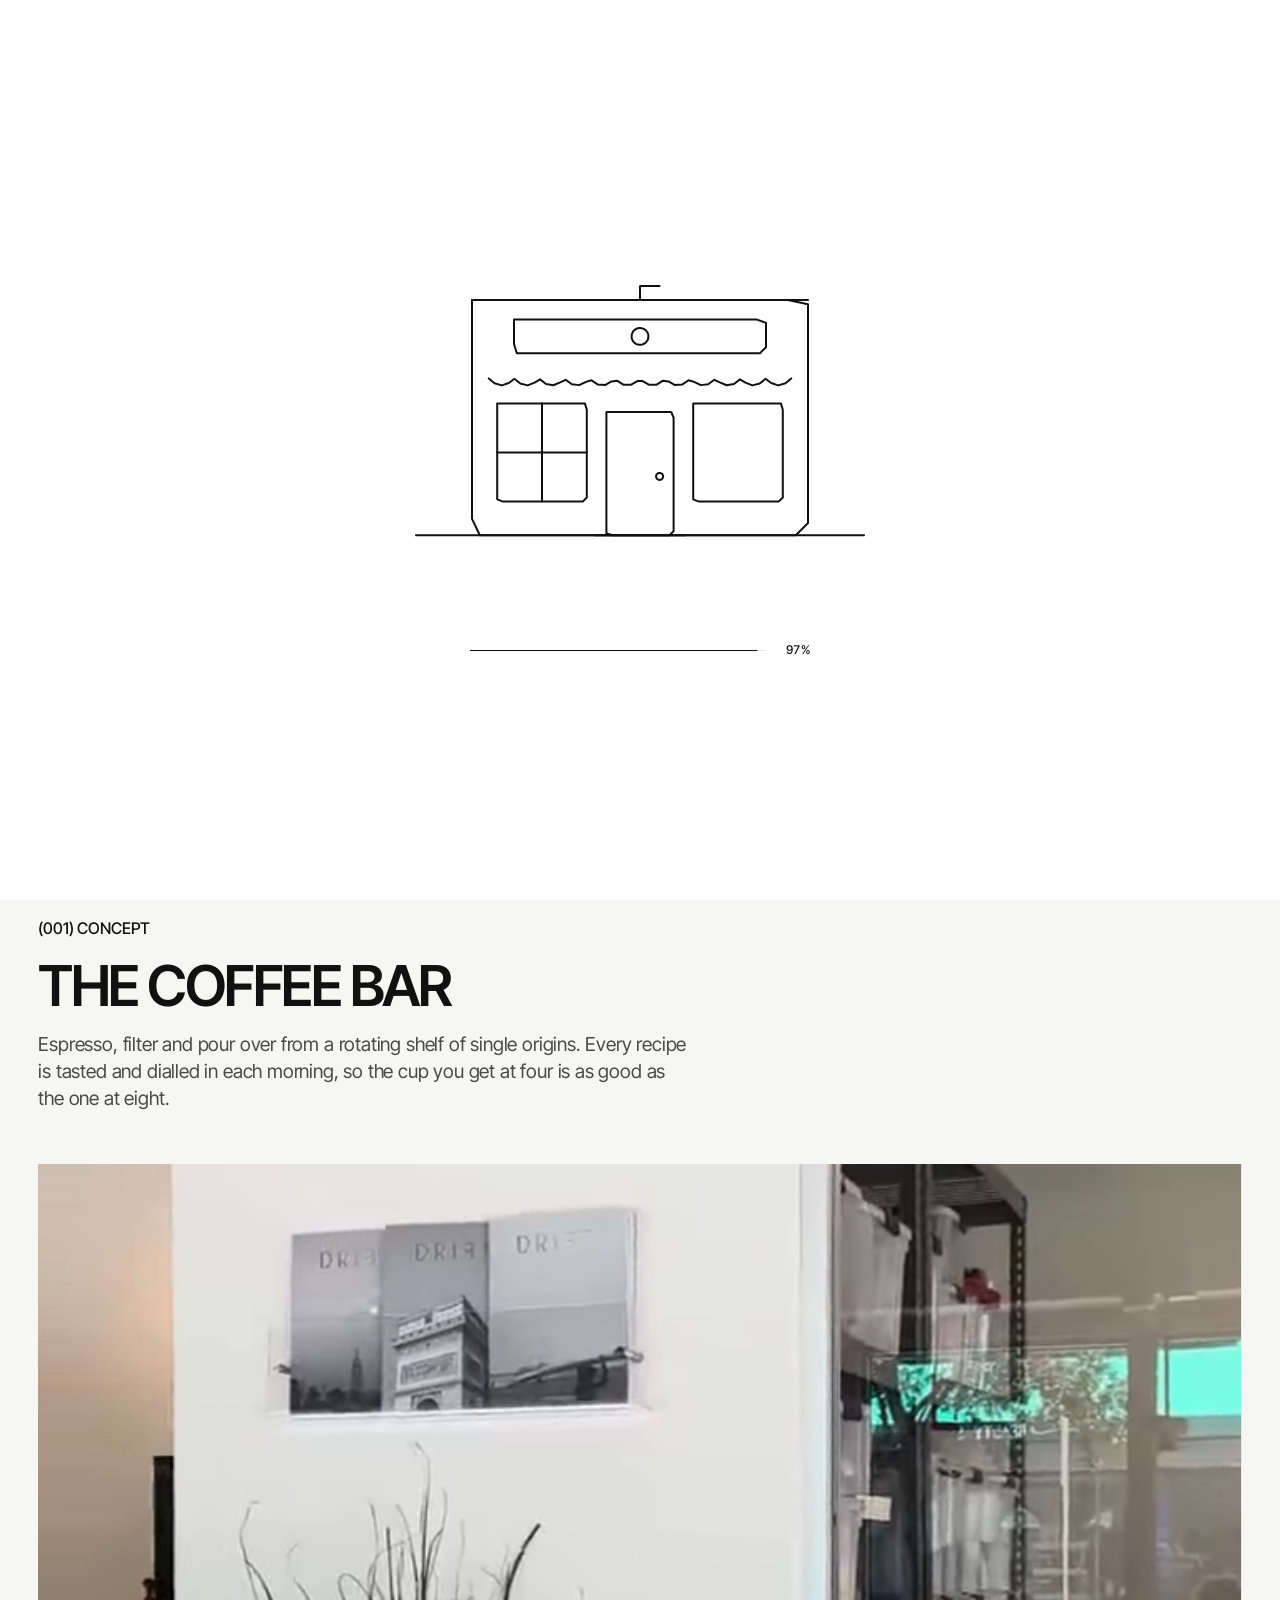
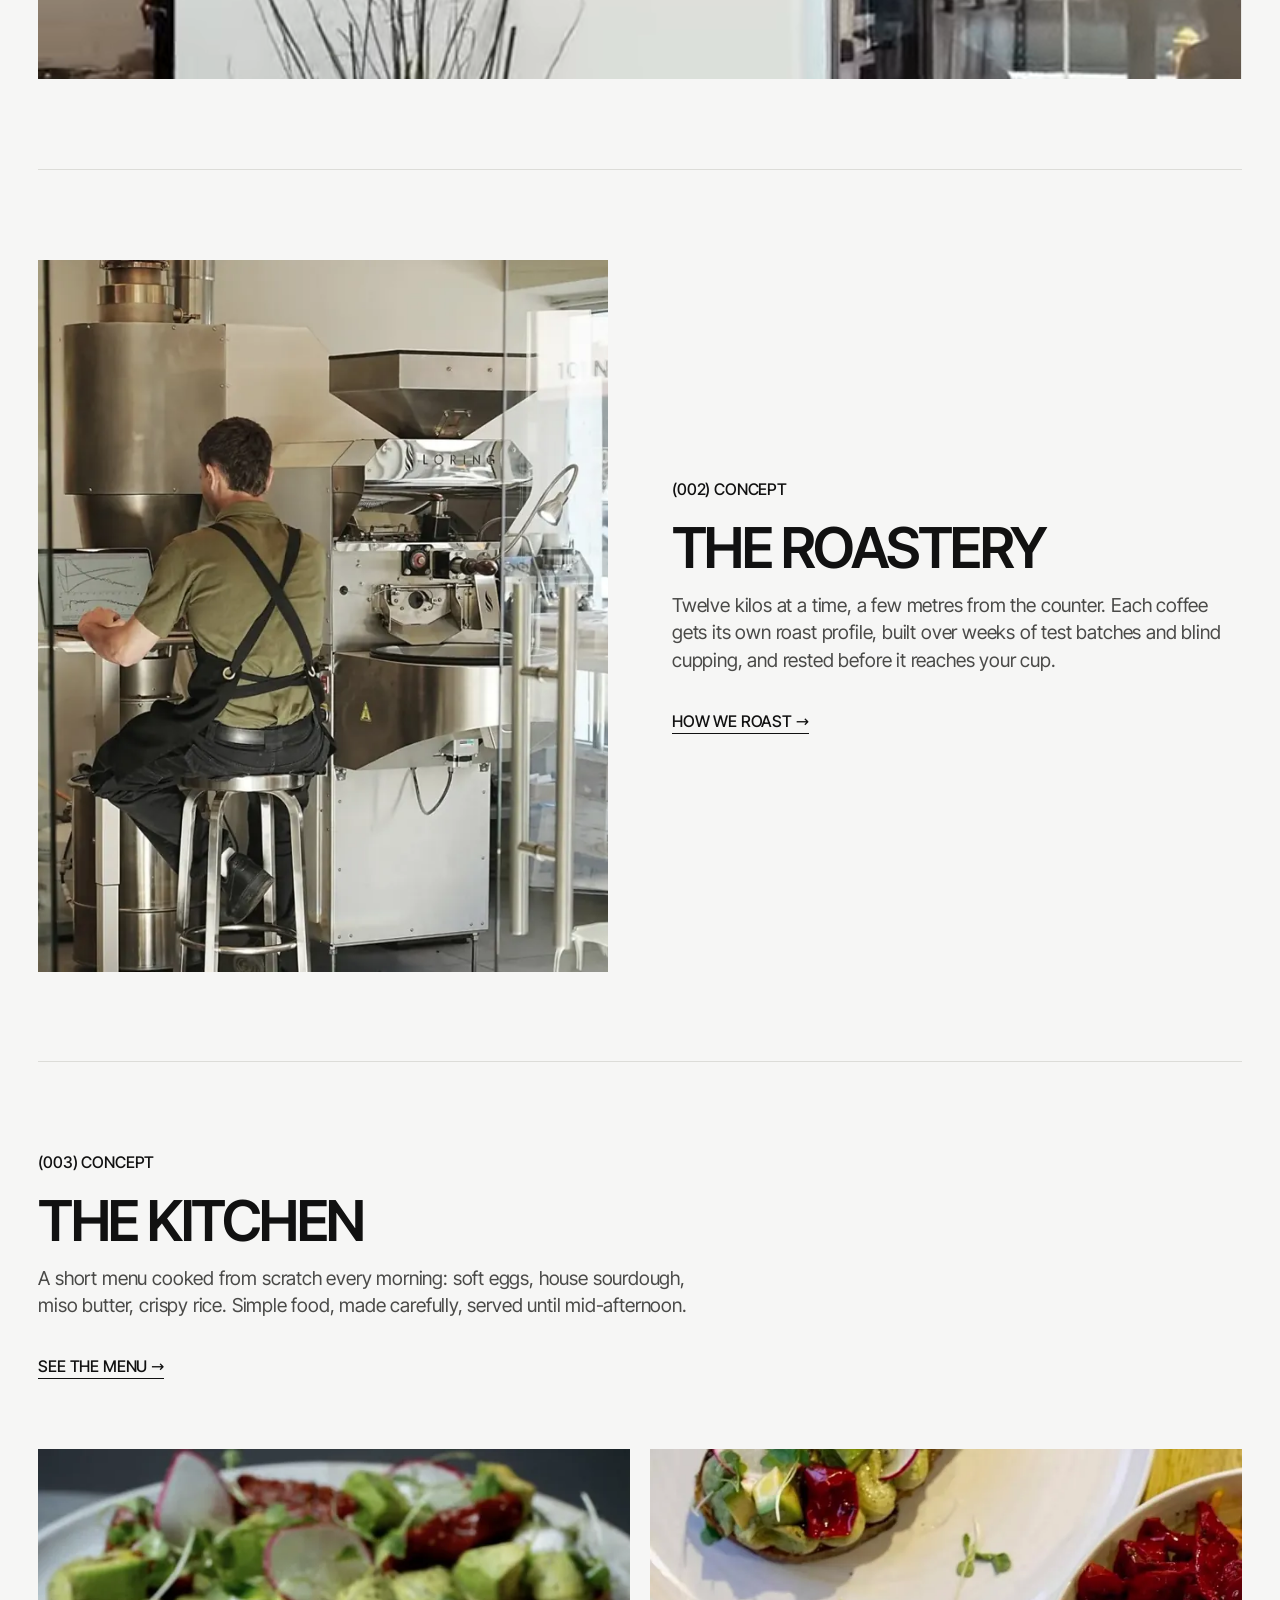
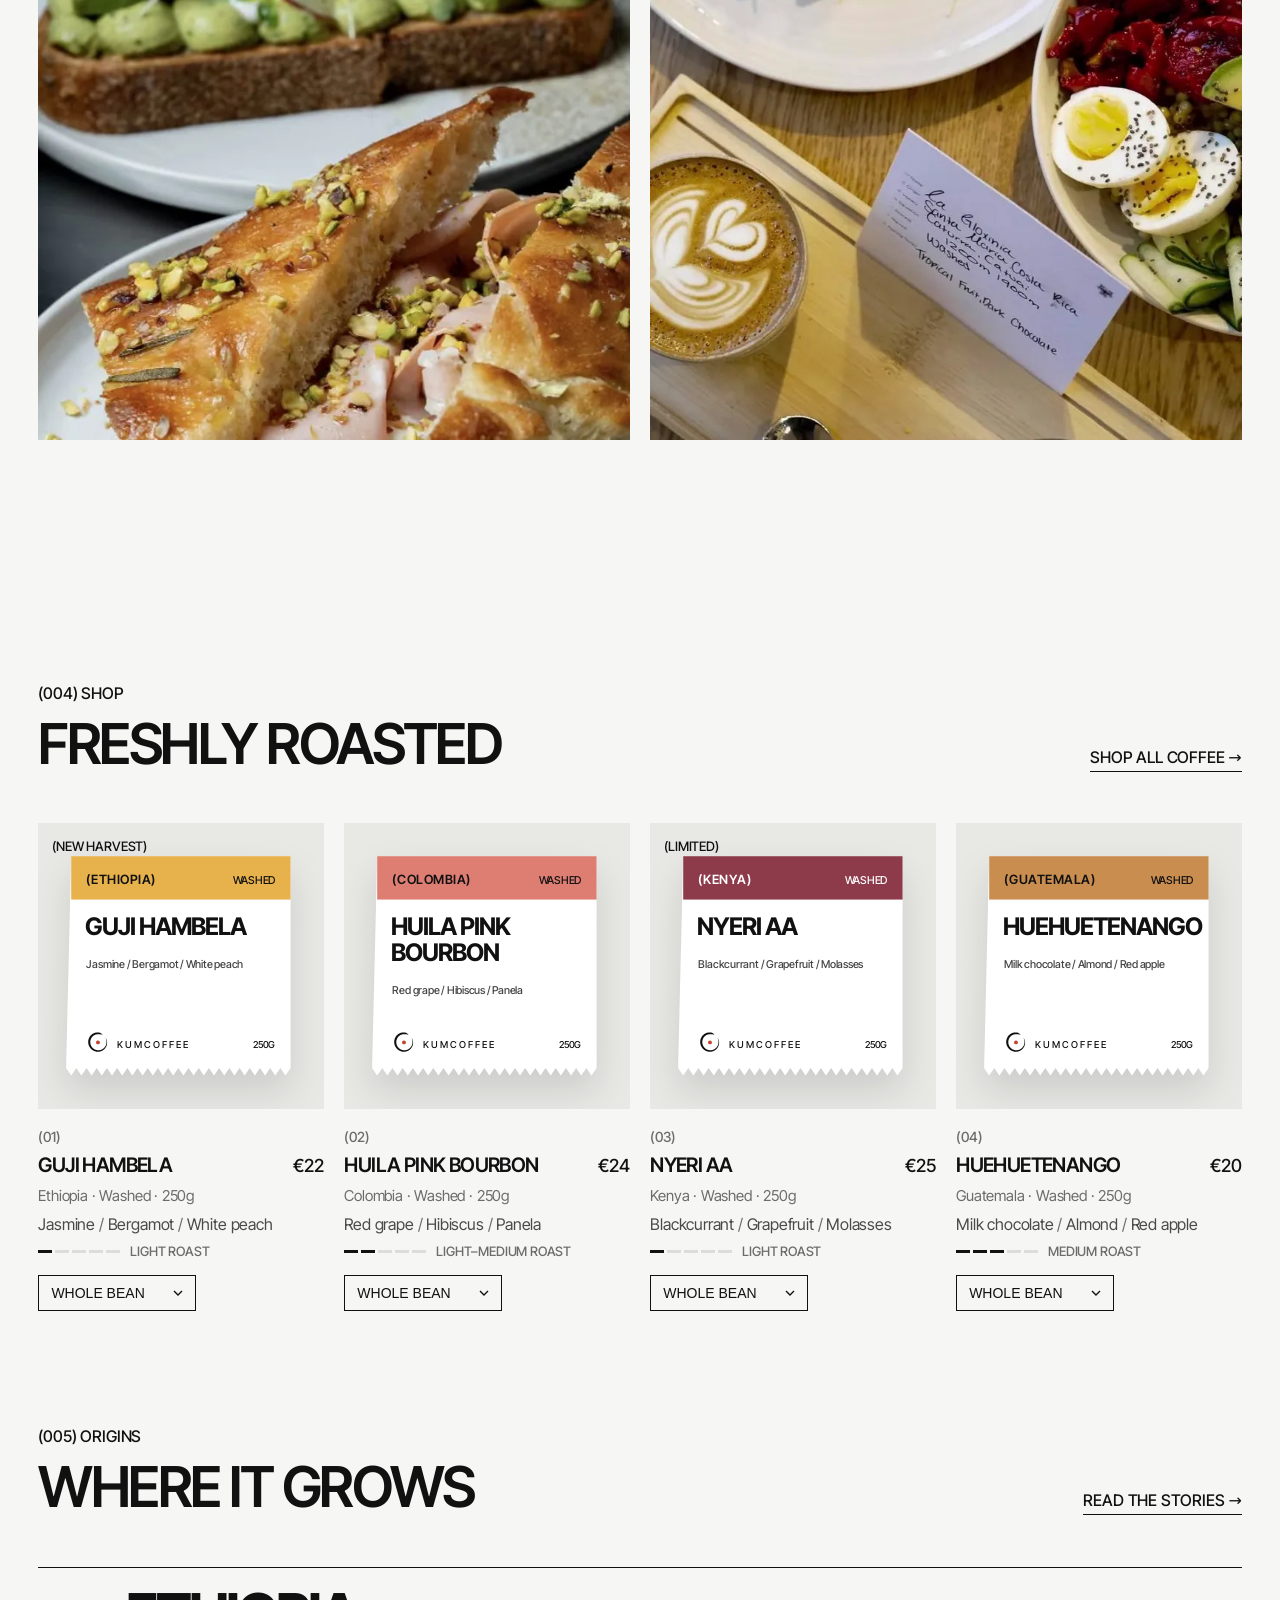
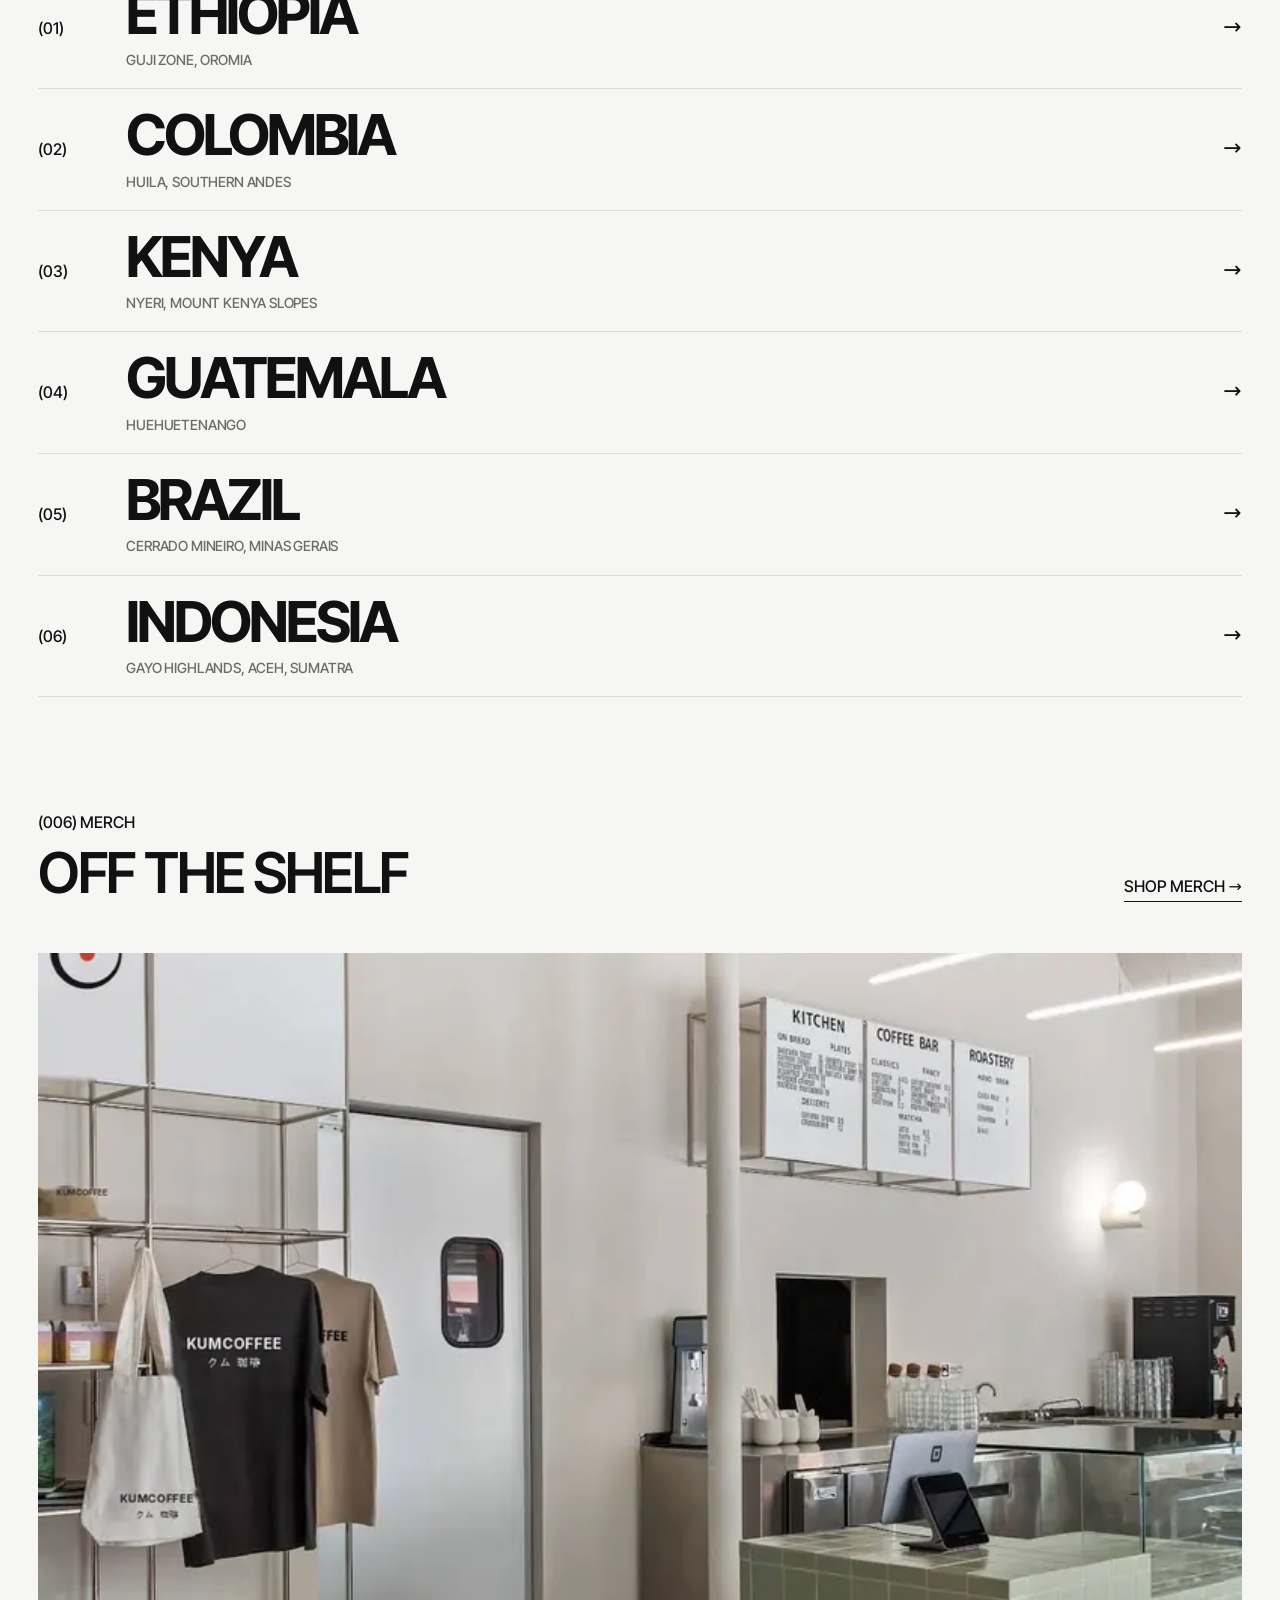
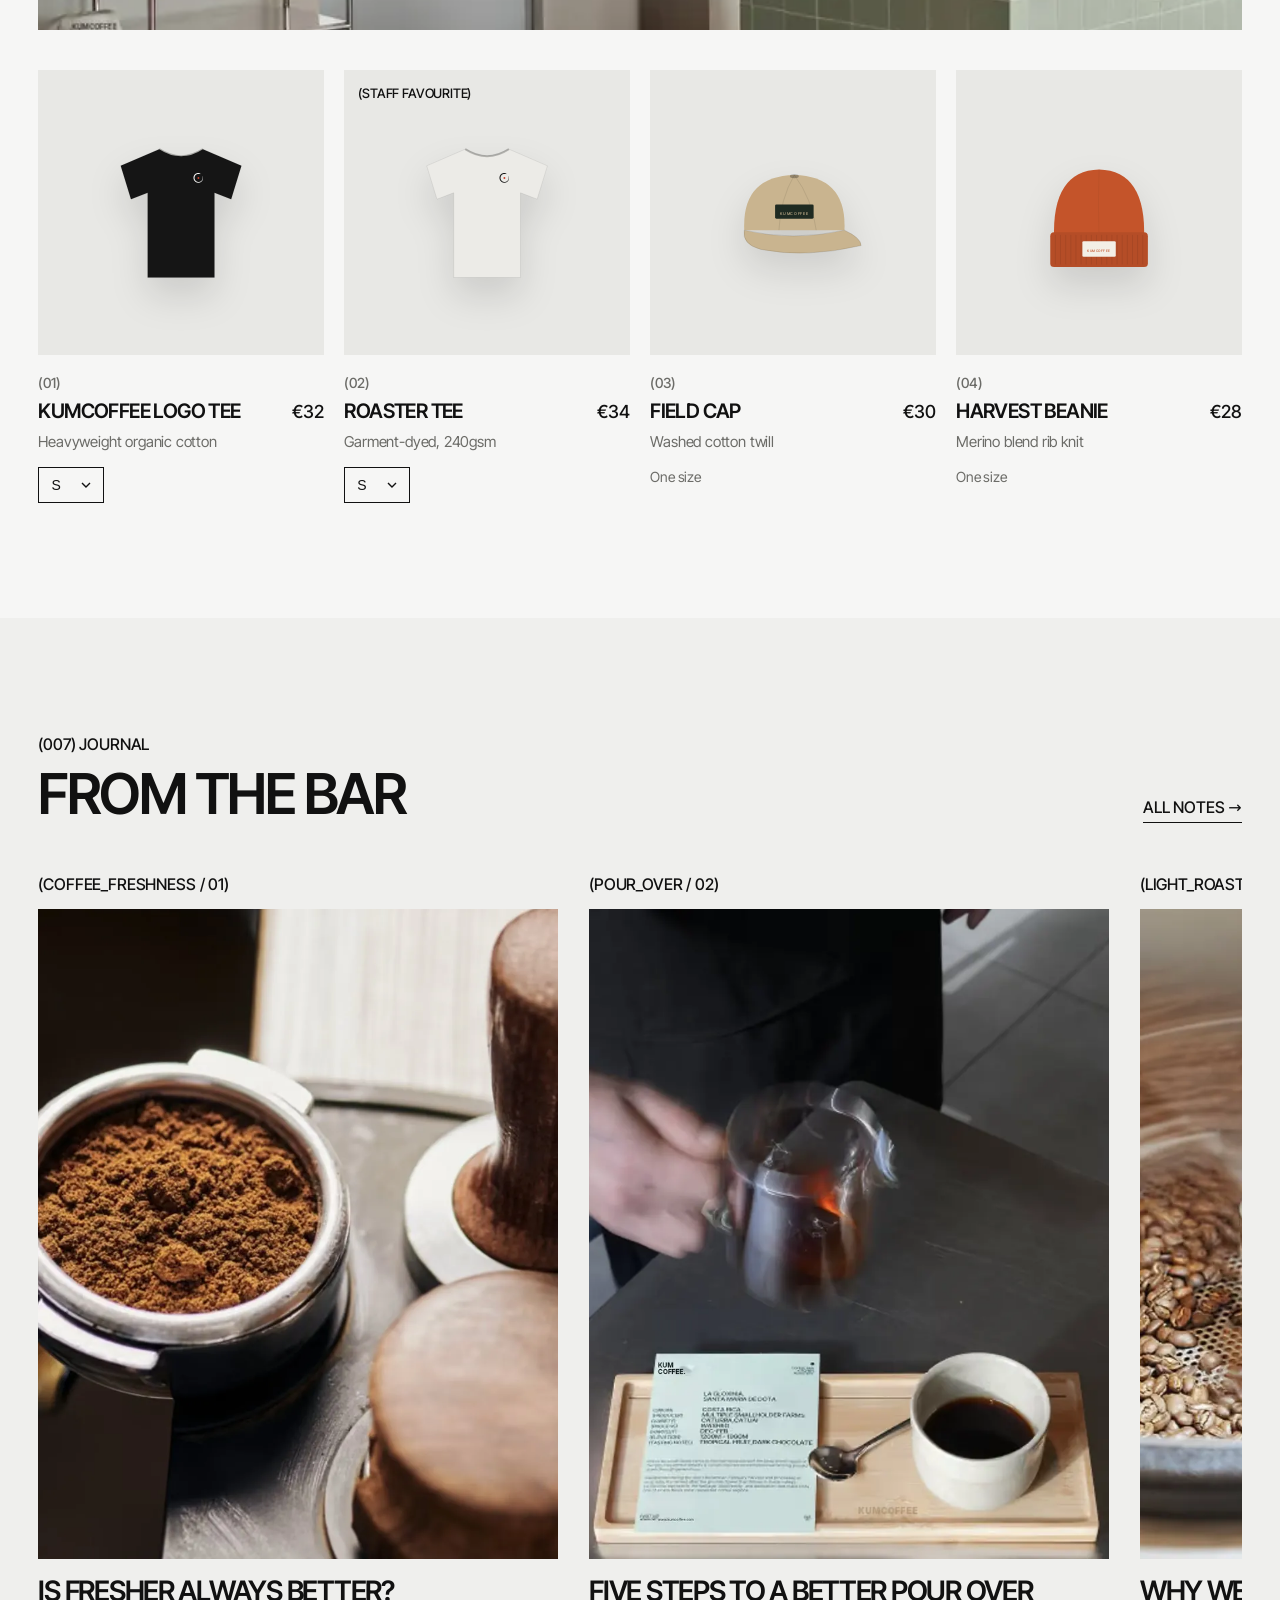
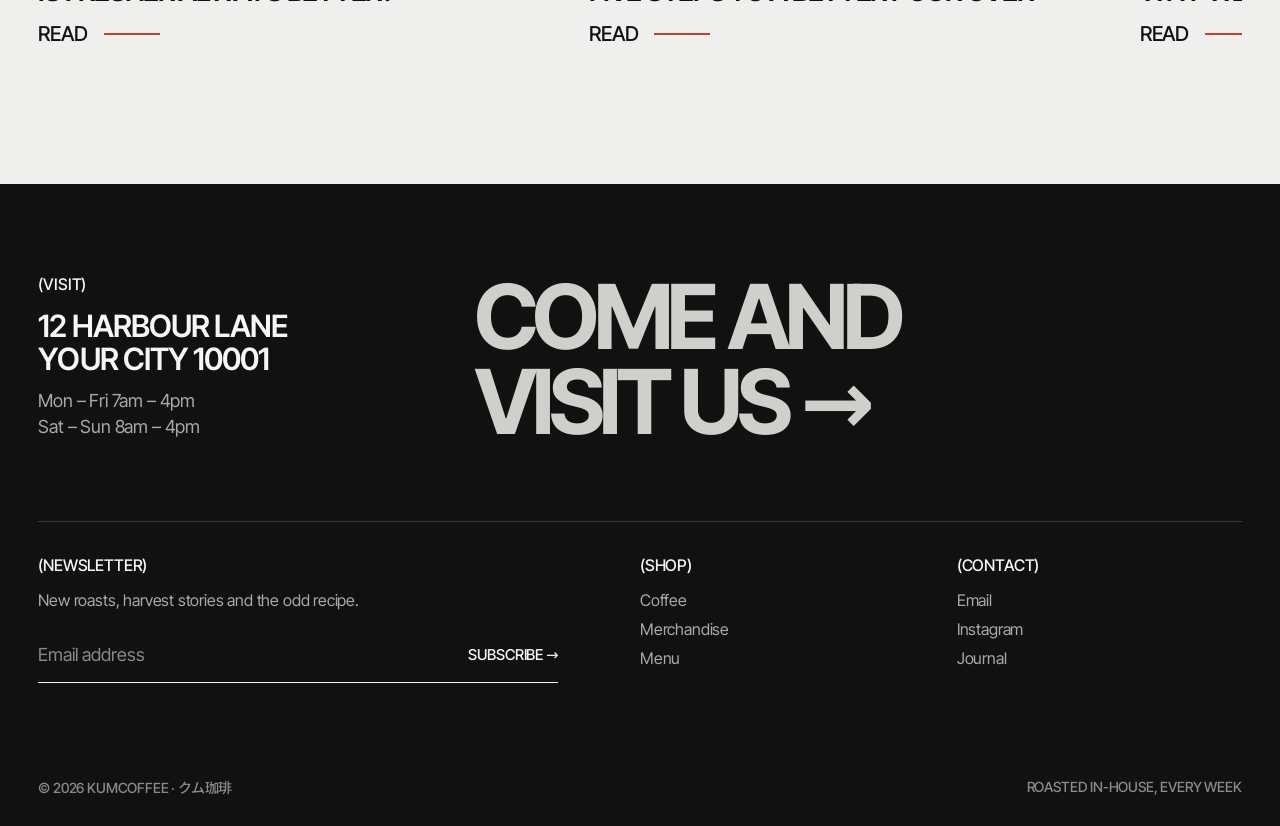
<file: index.html>
<!doctype html>
<html lang="en" class="no-js">
<head>
<meta charset="utf-8">
<meta name="viewport" content="width=device-width, initial-scale=1">
<title>Kumcoffee — Coffee Bar, Roastery & Kitchen</title>
<meta name="description" content="Kumcoffee is a specialty coffee bar, roastery and kitchen. Fresh-roasted beans, all-day breakfast, and stories from the farms we buy from.">
<meta name="theme-color" content="#f6f6f5">
<link rel="icon" href="data:image/svg+xml,%3Csvg%20class%3D%22brand-mark%22%20viewBox%3D%220%200%20100%20100%22%20aria-hidden%3D%22true%22%20xmlns%3D%22http%3A//www.w3.org/2000/svg%22%3E%3Cpath%20d%3D%22M68.78%2014.68%20L67.81%2013.84%20L66.80%2013.02%20L65.76%2012.23%20L64.69%2011.48%20L63.58%2010.75%20L62.44%2010.06%20L61.28%209.41%20L60.08%208.79%20L58.85%208.21%20L57.60%207.67%20L56.31%207.21%20L54.99%206.97%20L53.65%206.77%20L52.31%206.62%20L50.96%206.51%20L49.60%206.45%20L48.24%206.43%20L46.88%206.46%20L45.52%206.53%20L44.16%206.65%20L42.80%206.82%20L41.45%207.03%20L40.10%207.29%20L38.76%207.59%20L37.43%207.94%20L36.11%208.34%20L34.80%208.78%20L33.51%209.26%20L32.23%209.79%20L30.97%2010.36%20L29.73%2010.98%20L28.51%2011.63%20L27.31%2012.33%20L26.13%2013.07%20L24.98%2013.85%20L23.86%2014.67%20L22.76%2015.53%20L21.69%2016.43%20L20.65%2017.36%20L19.65%2018.32%20L18.67%2019.32%20L17.73%2020.35%20L16.83%2021.42%20L15.96%2022.51%20L15.13%2023.63%20L14.34%2024.78%20L13.58%2025.96%20L12.87%2027.16%20L12.19%2028.38%20L11.56%2029.63%20L10.97%2030.89%20L10.42%2032.18%20L9.92%2033.47%20L9.46%2034.79%20L9.04%2036.12%20L8.67%2037.46%20L8.34%2038.81%20L8.06%2040.17%20L7.82%2041.53%20L7.63%2042.90%20L7.48%2044.28%20L7.38%2045.66%20L7.32%2047.04%20L7.31%2048.41%20L7.34%2049.79%20L7.41%2051.16%20L7.53%2052.53%20L7.70%2053.89%20L7.90%2055.24%20L8.15%2056.58%20L8.45%2057.91%20L8.78%2059.22%20L9.15%2060.53%20L9.57%2061.81%20L10.02%2063.09%20L10.52%2064.34%20L11.05%2065.57%20L11.62%2066.79%20L12.22%2067.98%20L12.86%2069.15%20L13.54%2070.30%20L14.25%2071.43%20L14.99%2072.53%20L15.77%2073.60%20L16.57%2074.65%20L17.41%2075.66%20L18.27%2076.65%20L19.17%2077.62%20L20.09%2078.55%20L21.03%2079.45%20L22.00%2080.32%20L23.00%2081.15%20L24.02%2081.96%20L25.06%2082.73%20L26.12%2083.47%20L27.20%2084.17%20L28.30%2084.84%20L29.42%2085.47%20L30.56%2086.07%20L31.70%2086.66%20L32.86%2087.20%20L34.03%2087.71%20L35.22%2088.17%20L36.42%2088.60%20L37.63%2088.99%20L38.86%2089.35%20L40.09%2089.66%20L41.33%2089.93%20L42.58%2090.17%20L43.84%2090.37%20L45.09%2090.53%20L46.36%2090.65%20L47.62%2090.72%20L48.89%2090.77%20L50.16%2090.77%20L51.42%2090.73%20L52.68%2090.65%20L53.95%2090.53%20L55.20%2090.38%20L56.45%2090.18%20L57.70%2089.95%20L58.93%2089.68%20L60.16%2089.36%20L61.38%2089.01%20L62.58%2088.63%20L63.77%2088.20%20L64.95%2087.74%20L66.12%2087.24%20L67.27%2086.70%20L68.40%2086.13%20L69.52%2085.52%20L70.61%2084.88%20L71.69%2084.20%20L72.74%2083.49%20L73.77%2082.74%20L74.78%2081.96%20L75.76%2081.15%20L76.72%2080.31%20L77.65%2079.44%20L78.55%2078.53%20L79.42%2077.60%20L80.26%2076.64%20L81.08%2075.65%20L81.86%2074.64%20L82.61%2073.60%20L83.32%2072.54%20L84.00%2071.46%20L84.65%2070.35%20L85.26%2069.22%20L85.83%2068.07%20L86.36%2066.91%20L86.86%2065.72%20L87.32%2064.52%20L87.74%2063.31%20L88.12%2062.08%20L88.46%2060.85%20L88.76%2059.60%20L89.01%2058.34%20L89.23%2057.08%20L89.41%2055.81%20L89.54%2054.53%20L89.63%2053.25%20L89.68%2051.97%20L89.68%2050.69%20L89.65%2049.41%20L89.57%2048.14%20L89.45%2046.86%20L89.29%2045.60%20L89.09%2044.34%20L88.84%2043.09%20L88.56%2041.85%20L88.23%2040.62%20L87.87%2039.41%20L87.46%2038.21%20L87.02%2037.02%20L86.54%2035.86%20L86.02%2034.71%20L85.46%2033.58%20L84.87%2032.47%20L84.24%2031.39%20L83.18%2031.95%20L83.70%2033.05%20L84.18%2034.16%20L84.63%2035.28%20L85.04%2036.42%20L85.41%2037.57%20L85.74%2038.74%20L86.04%2039.91%20L86.29%2041.09%20L86.51%2042.27%20L86.68%2043.47%20L86.82%2044.66%20L86.92%2045.86%20L86.98%2047.06%20L87.00%2048.25%20L86.98%2049.45%20L86.92%2050.64%20L86.82%2051.83%20L86.68%2053.01%20L86.51%2054.19%20L86.30%2055.36%20L86.05%2056.51%20L85.76%2057.66%20L85.43%2058.79%20L85.08%2059.91%20L84.68%2061.02%20L84.25%2062.10%20L83.79%2063.18%20L83.29%2064.23%20L82.76%2065.26%20L82.20%2066.28%20L81.61%2067.27%20L80.99%2068.24%20L80.34%2069.19%20L79.66%2070.11%20L78.95%2071.01%20L78.22%2071.88%20L77.46%2072.73%20L76.68%2073.55%20L75.88%2074.34%20L75.05%2075.10%20L74.20%2075.84%20L73.33%2076.54%20L72.44%2077.22%20L71.54%2077.86%20L70.61%2078.48%20L69.68%2079.06%20L68.72%2079.61%20L67.75%2080.13%20L66.77%2080.62%20L65.78%2081.08%20L64.77%2081.50%20L63.76%2081.89%20L62.74%2082.25%20L61.71%2082.58%20L60.67%2082.87%20L59.63%2083.14%20L58.58%2083.37%20L57.52%2083.56%20L56.47%2083.73%20L55.41%2083.86%20L54.35%2083.96%20L53.29%2084.02%20L52.24%2084.06%20L51.18%2084.06%20L50.12%2084.03%20L49.07%2083.97%20L48.02%2083.88%20L46.98%2083.76%20L45.94%2083.60%20L44.91%2083.42%20L43.88%2083.21%20L42.87%2082.96%20L41.86%2082.69%20L40.86%2082.39%20L39.87%2082.06%20L38.89%2081.70%20L37.92%2081.31%20L36.96%2080.90%20L36.01%2080.45%20L35.08%2079.99%20L34.16%2079.50%20L33.26%2078.96%20L32.38%2078.39%20L31.52%2077.80%20L30.67%2077.19%20L29.85%2076.55%20L29.04%2075.88%20L28.25%2075.19%20L27.48%2074.48%20L26.74%2073.74%20L26.01%2072.98%20L25.31%2072.20%20L24.63%2071.40%20L23.97%2070.58%20L23.34%2069.74%20L22.73%2068.88%20L22.15%2068.00%20L21.59%2067.10%20L21.06%2066.18%20L20.56%2065.25%20L20.08%2064.31%20L19.63%2063.34%20L19.21%2062.37%20L18.82%2061.38%20L18.45%2060.37%20L18.12%2059.36%20L17.82%2058.33%20L17.55%2057.30%20L17.30%2056.25%20L17.09%2055.20%20L16.91%2054.13%20L16.77%2053.07%20L16.65%2051.99%20L16.57%2050.92%20L16.52%2049.83%20L16.51%2048.75%20L16.52%2047.66%20L16.57%2046.58%20L16.66%2045.49%20L16.77%2044.41%20L16.92%2043.33%20L17.11%2042.25%20L17.33%2041.18%20L17.58%2040.11%20L17.87%2039.05%20L18.18%2038.00%20L18.54%2036.96%20L18.92%2035.93%20L19.34%2034.91%20L19.79%2033.90%20L20.27%2032.91%20L20.79%2031.93%20L21.33%2030.97%20L21.91%2030.03%20L22.52%2029.10%20L23.15%2028.19%20L23.82%2027.31%20L24.51%2026.44%20L25.24%2025.60%20L25.99%2024.78%20L26.76%2023.99%20L27.57%2023.22%20L28.39%2022.48%20L29.24%2021.77%20L30.12%2021.08%20L31.01%2020.42%20L31.93%2019.80%20L32.87%2019.20%20L33.83%2018.64%20L34.80%2018.10%20L35.80%2017.60%20L36.81%2017.13%20L37.83%2016.70%20L38.87%2016.30%20L39.92%2015.94%20L40.98%2015.61%20L42.05%2015.31%20L43.13%2015.06%20L44.22%2014.84%20L45.31%2014.65%20L46.41%2014.50%20L47.52%2014.39%20L48.63%2014.32%20L49.73%2014.28%20L50.84%2014.28%20L51.95%2014.32%20L53.06%2014.39%20L54.16%2014.50%20L55.26%2014.65%20L56.38%2014.65%20L57.52%2014.65%20L58.66%2014.70%20L59.81%2014.78%20L60.95%2014.90%20L62.11%2015.05%20L63.26%2015.25%20L64.41%2015.49%20L65.56%2015.77%20L66.70%2016.09%20L67.84%2016.45%20Z%22%20fill%3D%22%23141414%22/%3E%3Ccircle%20cx%3D%2250%22%20cy%3D%2250%22%20r%3D%228.5%22%20fill%3D%22%23c8402c%22/%3E%3C/svg%3E">
<link rel="preload" as="font" type="font/woff2" href="fonts/inter-tight-latin.woff2" crossorigin>
<link rel="preload" as="style" href="https://fonts.googleapis.com/css2?family=Noto+Sans+JP:wght@400&text=%E3%82%AF%E3%83%A0%E7%8F%88%E7%90%B2&display=swap" onload="this.onload=null;this.rel='stylesheet'">
<noscript><link rel="stylesheet" href="https://fonts.googleapis.com/css2?family=Noto+Sans+JP:wght@400&text=%E3%82%AF%E3%83%A0%E7%8F%88%E7%90%B2&display=swap"></noscript>
<script>/* skip the opening animation for return visits and reduced motion, before first paint */
try { if (sessionStorage.getItem("kum-intro") === "1" || matchMedia("(prefers-reduced-motion: reduce)").matches) document.documentElement.classList.add("intro-skip"); } catch (e) {}
</script>
<link rel="stylesheet" href="css/style.css">
</head>
<body>
<div id="intro" class="intro" aria-hidden="true">
  <svg class="intro-art" viewBox="0 0 400 260"></svg>
  <div class="intro-meter"><span class="intro-bar"><i></i></span><span class="intro-pct">0%</span></div>
</div>
<noscript><style>#intro { display: none; }</style></noscript>
<script src="js/intro.js" defer></script>
<a class="skip-link" href="#main">Skip to content</a>
<header class="site-header">
  <div class="ticker ticker--bar" data-ticker role="region"></div>
  <div class="wrap">
    <a class="brand" href="index.html">
      <svg class="brand-mark" viewBox="0 0 100 100" aria-hidden="true"><path d="M68.78 14.68 L67.81 13.84 L66.80 13.02 L65.76 12.23 L64.69 11.48 L63.58 10.75 L62.44 10.06 L61.28 9.41 L60.08 8.79 L58.85 8.21 L57.60 7.67 L56.31 7.21 L54.99 6.97 L53.65 6.77 L52.31 6.62 L50.96 6.51 L49.60 6.45 L48.24 6.43 L46.88 6.46 L45.52 6.53 L44.16 6.65 L42.80 6.82 L41.45 7.03 L40.10 7.29 L38.76 7.59 L37.43 7.94 L36.11 8.34 L34.80 8.78 L33.51 9.26 L32.23 9.79 L30.97 10.36 L29.73 10.98 L28.51 11.63 L27.31 12.33 L26.13 13.07 L24.98 13.85 L23.86 14.67 L22.76 15.53 L21.69 16.43 L20.65 17.36 L19.65 18.32 L18.67 19.32 L17.73 20.35 L16.83 21.42 L15.96 22.51 L15.13 23.63 L14.34 24.78 L13.58 25.96 L12.87 27.16 L12.19 28.38 L11.56 29.63 L10.97 30.89 L10.42 32.18 L9.92 33.47 L9.46 34.79 L9.04 36.12 L8.67 37.46 L8.34 38.81 L8.06 40.17 L7.82 41.53 L7.63 42.90 L7.48 44.28 L7.38 45.66 L7.32 47.04 L7.31 48.41 L7.34 49.79 L7.41 51.16 L7.53 52.53 L7.70 53.89 L7.90 55.24 L8.15 56.58 L8.45 57.91 L8.78 59.22 L9.15 60.53 L9.57 61.81 L10.02 63.09 L10.52 64.34 L11.05 65.57 L11.62 66.79 L12.22 67.98 L12.86 69.15 L13.54 70.30 L14.25 71.43 L14.99 72.53 L15.77 73.60 L16.57 74.65 L17.41 75.66 L18.27 76.65 L19.17 77.62 L20.09 78.55 L21.03 79.45 L22.00 80.32 L23.00 81.15 L24.02 81.96 L25.06 82.73 L26.12 83.47 L27.20 84.17 L28.30 84.84 L29.42 85.47 L30.56 86.07 L31.70 86.66 L32.86 87.20 L34.03 87.71 L35.22 88.17 L36.42 88.60 L37.63 88.99 L38.86 89.35 L40.09 89.66 L41.33 89.93 L42.58 90.17 L43.84 90.37 L45.09 90.53 L46.36 90.65 L47.62 90.72 L48.89 90.77 L50.16 90.77 L51.42 90.73 L52.68 90.65 L53.95 90.53 L55.20 90.38 L56.45 90.18 L57.70 89.95 L58.93 89.68 L60.16 89.36 L61.38 89.01 L62.58 88.63 L63.77 88.20 L64.95 87.74 L66.12 87.24 L67.27 86.70 L68.40 86.13 L69.52 85.52 L70.61 84.88 L71.69 84.20 L72.74 83.49 L73.77 82.74 L74.78 81.96 L75.76 81.15 L76.72 80.31 L77.65 79.44 L78.55 78.53 L79.42 77.60 L80.26 76.64 L81.08 75.65 L81.86 74.64 L82.61 73.60 L83.32 72.54 L84.00 71.46 L84.65 70.35 L85.26 69.22 L85.83 68.07 L86.36 66.91 L86.86 65.72 L87.32 64.52 L87.74 63.31 L88.12 62.08 L88.46 60.85 L88.76 59.60 L89.01 58.34 L89.23 57.08 L89.41 55.81 L89.54 54.53 L89.63 53.25 L89.68 51.97 L89.68 50.69 L89.65 49.41 L89.57 48.14 L89.45 46.86 L89.29 45.60 L89.09 44.34 L88.84 43.09 L88.56 41.85 L88.23 40.62 L87.87 39.41 L87.46 38.21 L87.02 37.02 L86.54 35.86 L86.02 34.71 L85.46 33.58 L84.87 32.47 L84.24 31.39 L83.18 31.95 L83.70 33.05 L84.18 34.16 L84.63 35.28 L85.04 36.42 L85.41 37.57 L85.74 38.74 L86.04 39.91 L86.29 41.09 L86.51 42.27 L86.68 43.47 L86.82 44.66 L86.92 45.86 L86.98 47.06 L87.00 48.25 L86.98 49.45 L86.92 50.64 L86.82 51.83 L86.68 53.01 L86.51 54.19 L86.30 55.36 L86.05 56.51 L85.76 57.66 L85.43 58.79 L85.08 59.91 L84.68 61.02 L84.25 62.10 L83.79 63.18 L83.29 64.23 L82.76 65.26 L82.20 66.28 L81.61 67.27 L80.99 68.24 L80.34 69.19 L79.66 70.11 L78.95 71.01 L78.22 71.88 L77.46 72.73 L76.68 73.55 L75.88 74.34 L75.05 75.10 L74.20 75.84 L73.33 76.54 L72.44 77.22 L71.54 77.86 L70.61 78.48 L69.68 79.06 L68.72 79.61 L67.75 80.13 L66.77 80.62 L65.78 81.08 L64.77 81.50 L63.76 81.89 L62.74 82.25 L61.71 82.58 L60.67 82.87 L59.63 83.14 L58.58 83.37 L57.52 83.56 L56.47 83.73 L55.41 83.86 L54.35 83.96 L53.29 84.02 L52.24 84.06 L51.18 84.06 L50.12 84.03 L49.07 83.97 L48.02 83.88 L46.98 83.76 L45.94 83.60 L44.91 83.42 L43.88 83.21 L42.87 82.96 L41.86 82.69 L40.86 82.39 L39.87 82.06 L38.89 81.70 L37.92 81.31 L36.96 80.90 L36.01 80.45 L35.08 79.99 L34.16 79.50 L33.26 78.96 L32.38 78.39 L31.52 77.80 L30.67 77.19 L29.85 76.55 L29.04 75.88 L28.25 75.19 L27.48 74.48 L26.74 73.74 L26.01 72.98 L25.31 72.20 L24.63 71.40 L23.97 70.58 L23.34 69.74 L22.73 68.88 L22.15 68.00 L21.59 67.10 L21.06 66.18 L20.56 65.25 L20.08 64.31 L19.63 63.34 L19.21 62.37 L18.82 61.38 L18.45 60.37 L18.12 59.36 L17.82 58.33 L17.55 57.30 L17.30 56.25 L17.09 55.20 L16.91 54.13 L16.77 53.07 L16.65 51.99 L16.57 50.92 L16.52 49.83 L16.51 48.75 L16.52 47.66 L16.57 46.58 L16.66 45.49 L16.77 44.41 L16.92 43.33 L17.11 42.25 L17.33 41.18 L17.58 40.11 L17.87 39.05 L18.18 38.00 L18.54 36.96 L18.92 35.93 L19.34 34.91 L19.79 33.90 L20.27 32.91 L20.79 31.93 L21.33 30.97 L21.91 30.03 L22.52 29.10 L23.15 28.19 L23.82 27.31 L24.51 26.44 L25.24 25.60 L25.99 24.78 L26.76 23.99 L27.57 23.22 L28.39 22.48 L29.24 21.77 L30.12 21.08 L31.01 20.42 L31.93 19.80 L32.87 19.20 L33.83 18.64 L34.80 18.10 L35.80 17.60 L36.81 17.13 L37.83 16.70 L38.87 16.30 L39.92 15.94 L40.98 15.61 L42.05 15.31 L43.13 15.06 L44.22 14.84 L45.31 14.65 L46.41 14.50 L47.52 14.39 L48.63 14.32 L49.73 14.28 L50.84 14.28 L51.95 14.32 L53.06 14.39 L54.16 14.50 L55.26 14.65 L56.38 14.65 L57.52 14.65 L58.66 14.70 L59.81 14.78 L60.95 14.90 L62.11 15.05 L63.26 15.25 L64.41 15.49 L65.56 15.77 L66.70 16.09 L67.84 16.45 Z" fill="#141414"/><circle cx="50" cy="50" r="8.5" fill="#c8402c"/></svg>
      <span class="brand-name">Kumcoffee</span>
      <span class="brand-jp" lang="ja">クム珈琲</span>
    </a>
    <div class="header-actions">
      <button class="cart-btn" data-cart-open>Cart <span class="cart-count">0</span></button>
      <button class="menu-toggle" aria-controls="site-nav" aria-expanded="false" aria-label="Menu"><span></span><span></span><span></span></button>
    </div>
  </div>
  <nav class="nav" id="site-nav" aria-label="Main">
    <div class="nav-links">
        <a href="index.html" aria-current="page"><small>(01)</small>Home</a>
        <a href="shop.html"><small>(02)</small>Shop</a>
        <a href="menu.html"><small>(03)</small>Menu</a>
        <a href="origins.html"><small>(04)</small>Origins</a>
        <a href="about.html"><small>(05)</small>Roastery</a>
        <a href="journal.html"><small>(06)</small>Journal</a>
    </div>
    <div class="nav-info">
      <div><span class="label">Visit</span>12 Harbour Lane<br>Your City 10001</div>
      <div><span class="label">Hours</span>Mon – Fri 7:00 – 16:00<br>Sat – Sun 8:00 – 16:00</div>
      <div><span class="label">Contact</span>hello@kumcoffee.example<br>Instagram</div>
    </div>
  </nav>
</header>
<main id="main">
<section class="hero hero--film">
  <video class="hero-video" data-deferred-video poster="img/hero-film-poster.webp" muted loop playsinline preload="none"
    aria-label="From a coffee farm and the roaster, through the café doors and past the bar, to a hand-poured coffee and latte art">
    <source media="(max-aspect-ratio: 4/5)" data-src="video/hero-film-portrait.webm" type="video/webm">
    <source media="(max-aspect-ratio: 4/5)" data-src="video/hero-film-portrait.mp4" type="video/mp4">
    <source data-src="video/hero-film.webm" type="video/webm">
    <source data-src="video/hero-film.mp4" type="video/mp4">
  </video>
  <div class="hero-shade" aria-hidden="true"></div>
  <div class="wrap hero-over">
    <div class="hero-intro">
      <span class="label hero-kicker">Coffee bar · Roastery · Kitchen</span>
      <div>
        <h1 class="statement">Coffee is the first decision of the day. We think it should be a good one.</h1>
        <div class="hero-ctas">
          <a class="btn btn--light" href="shop.html#coffee">Shop coffee</a>
          <a class="btn btn--outline-light" href="menu.html">See the menu</a>
        </div>
      </div>
    </div>
  </div>
</section>

<section class="section concepts">
  <div class="wrap">
    <div class="concept concept--full">
      <div class="concept-text reveal">
        <span class="label">(001) Concept</span>
        <h2 class="h2">The coffee bar</h2>
        <p class="text">Espresso, filter and pour over from a rotating shelf of single origins. Every recipe is tasted and dialled in each morning, so the cup you get at four is as good as the one at eight.</p>
        
      </div>
      <div class="figure figure--cinema reveal"><video data-lazy-video data-poster="img/cafe-walk-poster.webp" aria-label="A walk through the café: baristas at the espresso bar and guests at the counter" style="object-position:center 55%" muted loop playsinline preload="none"><source data-src="video/cafe-walk.webm" type="video/webm"><source data-src="video/cafe-walk.mp4" type="video/mp4"></video></div>
    </div>
    <div class="concept concept--split">
      <div class="figure figure--tall reveal"><img src="img/roaster.webp" srcset="img/roaster-800.webp 800w, img/roaster.webp 1075w" sizes="(max-width: 860px) 100vw, 50vw" width="1075" height="1095" alt="Our roaster logging a batch on the roasting machine" style="object-position:center 40%" loading="lazy" decoding="async"></div>
      <div class="concept-text reveal">
        <span class="label">(002) Concept</span>
        <h2 class="h2">The roastery</h2>
        <p class="text">Twelve kilos at a time, a few metres from the counter. Each coffee gets its own roast profile, built over weeks of test batches and blind cupping, and rested before it reaches your cup.</p>
        <p><a class="link" href="about.html">How we roast →</a></p>
      </div>
    </div>
    <div class="concept concept--spread">
      <div class="concept-text reveal">
        <span class="label">(003) Concept</span>
        <h2 class="h2">The kitchen</h2>
        <p class="text">A short menu cooked from scratch every morning: soft eggs, house sourdough, miso butter, crispy rice. Simple food, made carefully, served until mid-afternoon.</p>
        <p><a class="link" href="menu.html">See the menu →</a></p>
      </div>
      <div class="spread">
        <div class="figure figure--square reveal"><img src="img/kitchen-food.webp" width="683" height="682" alt="Avocado toast and focaccia from the kitchen" style="object-position:center" loading="lazy" decoding="async"></div>
        <div class="figure figure--square reveal"><img src="img/breakfast-table.webp" srcset="img/breakfast-table-800.webp 800w, img/breakfast-table.webp 1180w" sizes="(max-width: 640px) 100vw, 50vw" width="1180" height="1460" alt="Breakfast on the table: toast, a salad bowl with soft eggs and a flat white" style="object-position:center 55%" loading="lazy" decoding="async"></div>
      </div>
    </div>
  </div>
</section>

<section class="section">
  <div class="wrap">
    <div class="section-head reveal">
      <div><span class="label">(004) Shop</span><h2 class="h2">Freshly roasted</h2></div>
      <a class="link" href="shop.html#coffee">Shop all coffee →</a>
    </div>
    <div class="product-grid" data-products="coffee" data-limit="4"><article class="card reveal" data-type="coffee" data-price="22" data-name="Guji Hambela" data-order="0" style="--tint:#e7b24c">
    <div class="card-media">
      <span class="card-tag">New harvest</span>
      <svg viewBox="26 22 188 188" aria-hidden="true">
      <path d="M34 30 H206 V196 L202 202 L198 196 L194 202 L190 196 L186 202 L182 196 L178 202 L174 196 L170 202 L166 196 L162 202 L158 196 L154 202 L150 196 L146 202 L142 196 L138 202 L134 196 L130 202 L126 196 L122 202 L118 196 L114 202 L110 196 L106 202 L102 196 L98 202 L94 196 L90 202 L86 196 L82 202 L78 196 L74 202 L70 196 L66 202 L62 196 L58 202 L54 196 L50 202 L46 196 L42 202 L38 196 L34 202 L30 196 Z" fill="#fff"/>
      <rect x="34" y="30" width="172" height="34" fill="#e7b24c"/>
      <text x="46" y="52" font-family="Inter Tight, sans-serif" font-weight="600" font-size="10" fill="#111" letter-spacing=".4">(ETHIOPIA)</text>
      <text x="194" y="52" font-family="Inter Tight, sans-serif" font-weight="500" font-size="8.5" fill="#111" text-anchor="end">WASHED</text>
      <text x="45" y="92" font-family="Inter Tight, sans-serif" font-weight="700" font-size="19" fill="#111" letter-spacing="-0.8">GUJI HAMBELA</text>
      <text x="46" y="118" font-family="Inter Tight, sans-serif" font-weight="500" font-size="8.5" fill="#444">Jasmine / Bergamot / White peach</text>
      <g transform="translate(46 167) scale(0.18)"><path d="M68.78 14.68 L67.81 13.84 L66.80 13.02 L65.76 12.23 L64.69 11.48 L63.58 10.75 L62.44 10.06 L61.28 9.41 L60.08 8.79 L58.85 8.21 L57.60 7.67 L56.31 7.21 L54.99 6.97 L53.65 6.77 L52.31 6.62 L50.96 6.51 L49.60 6.45 L48.24 6.43 L46.88 6.46 L45.52 6.53 L44.16 6.65 L42.80 6.82 L41.45 7.03 L40.10 7.29 L38.76 7.59 L37.43 7.94 L36.11 8.34 L34.80 8.78 L33.51 9.26 L32.23 9.79 L30.97 10.36 L29.73 10.98 L28.51 11.63 L27.31 12.33 L26.13 13.07 L24.98 13.85 L23.86 14.67 L22.76 15.53 L21.69 16.43 L20.65 17.36 L19.65 18.32 L18.67 19.32 L17.73 20.35 L16.83 21.42 L15.96 22.51 L15.13 23.63 L14.34 24.78 L13.58 25.96 L12.87 27.16 L12.19 28.38 L11.56 29.63 L10.97 30.89 L10.42 32.18 L9.92 33.47 L9.46 34.79 L9.04 36.12 L8.67 37.46 L8.34 38.81 L8.06 40.17 L7.82 41.53 L7.63 42.90 L7.48 44.28 L7.38 45.66 L7.32 47.04 L7.31 48.41 L7.34 49.79 L7.41 51.16 L7.53 52.53 L7.70 53.89 L7.90 55.24 L8.15 56.58 L8.45 57.91 L8.78 59.22 L9.15 60.53 L9.57 61.81 L10.02 63.09 L10.52 64.34 L11.05 65.57 L11.62 66.79 L12.22 67.98 L12.86 69.15 L13.54 70.30 L14.25 71.43 L14.99 72.53 L15.77 73.60 L16.57 74.65 L17.41 75.66 L18.27 76.65 L19.17 77.62 L20.09 78.55 L21.03 79.45 L22.00 80.32 L23.00 81.15 L24.02 81.96 L25.06 82.73 L26.12 83.47 L27.20 84.17 L28.30 84.84 L29.42 85.47 L30.56 86.07 L31.70 86.66 L32.86 87.20 L34.03 87.71 L35.22 88.17 L36.42 88.60 L37.63 88.99 L38.86 89.35 L40.09 89.66 L41.33 89.93 L42.58 90.17 L43.84 90.37 L45.09 90.53 L46.36 90.65 L47.62 90.72 L48.89 90.77 L50.16 90.77 L51.42 90.73 L52.68 90.65 L53.95 90.53 L55.20 90.38 L56.45 90.18 L57.70 89.95 L58.93 89.68 L60.16 89.36 L61.38 89.01 L62.58 88.63 L63.77 88.20 L64.95 87.74 L66.12 87.24 L67.27 86.70 L68.40 86.13 L69.52 85.52 L70.61 84.88 L71.69 84.20 L72.74 83.49 L73.77 82.74 L74.78 81.96 L75.76 81.15 L76.72 80.31 L77.65 79.44 L78.55 78.53 L79.42 77.60 L80.26 76.64 L81.08 75.65 L81.86 74.64 L82.61 73.60 L83.32 72.54 L84.00 71.46 L84.65 70.35 L85.26 69.22 L85.83 68.07 L86.36 66.91 L86.86 65.72 L87.32 64.52 L87.74 63.31 L88.12 62.08 L88.46 60.85 L88.76 59.60 L89.01 58.34 L89.23 57.08 L89.41 55.81 L89.54 54.53 L89.63 53.25 L89.68 51.97 L89.68 50.69 L89.65 49.41 L89.57 48.14 L89.45 46.86 L89.29 45.60 L89.09 44.34 L88.84 43.09 L88.56 41.85 L88.23 40.62 L87.87 39.41 L87.46 38.21 L87.02 37.02 L86.54 35.86 L86.02 34.71 L85.46 33.58 L84.87 32.47 L84.24 31.39 L83.18 31.95 L83.70 33.05 L84.18 34.16 L84.63 35.28 L85.04 36.42 L85.41 37.57 L85.74 38.74 L86.04 39.91 L86.29 41.09 L86.51 42.27 L86.68 43.47 L86.82 44.66 L86.92 45.86 L86.98 47.06 L87.00 48.25 L86.98 49.45 L86.92 50.64 L86.82 51.83 L86.68 53.01 L86.51 54.19 L86.30 55.36 L86.05 56.51 L85.76 57.66 L85.43 58.79 L85.08 59.91 L84.68 61.02 L84.25 62.10 L83.79 63.18 L83.29 64.23 L82.76 65.26 L82.20 66.28 L81.61 67.27 L80.99 68.24 L80.34 69.19 L79.66 70.11 L78.95 71.01 L78.22 71.88 L77.46 72.73 L76.68 73.55 L75.88 74.34 L75.05 75.10 L74.20 75.84 L73.33 76.54 L72.44 77.22 L71.54 77.86 L70.61 78.48 L69.68 79.06 L68.72 79.61 L67.75 80.13 L66.77 80.62 L65.78 81.08 L64.77 81.50 L63.76 81.89 L62.74 82.25 L61.71 82.58 L60.67 82.87 L59.63 83.14 L58.58 83.37 L57.52 83.56 L56.47 83.73 L55.41 83.86 L54.35 83.96 L53.29 84.02 L52.24 84.06 L51.18 84.06 L50.12 84.03 L49.07 83.97 L48.02 83.88 L46.98 83.76 L45.94 83.60 L44.91 83.42 L43.88 83.21 L42.87 82.96 L41.86 82.69 L40.86 82.39 L39.87 82.06 L38.89 81.70 L37.92 81.31 L36.96 80.90 L36.01 80.45 L35.08 79.99 L34.16 79.50 L33.26 78.96 L32.38 78.39 L31.52 77.80 L30.67 77.19 L29.85 76.55 L29.04 75.88 L28.25 75.19 L27.48 74.48 L26.74 73.74 L26.01 72.98 L25.31 72.20 L24.63 71.40 L23.97 70.58 L23.34 69.74 L22.73 68.88 L22.15 68.00 L21.59 67.10 L21.06 66.18 L20.56 65.25 L20.08 64.31 L19.63 63.34 L19.21 62.37 L18.82 61.38 L18.45 60.37 L18.12 59.36 L17.82 58.33 L17.55 57.30 L17.30 56.25 L17.09 55.20 L16.91 54.13 L16.77 53.07 L16.65 51.99 L16.57 50.92 L16.52 49.83 L16.51 48.75 L16.52 47.66 L16.57 46.58 L16.66 45.49 L16.77 44.41 L16.92 43.33 L17.11 42.25 L17.33 41.18 L17.58 40.11 L17.87 39.05 L18.18 38.00 L18.54 36.96 L18.92 35.93 L19.34 34.91 L19.79 33.90 L20.27 32.91 L20.79 31.93 L21.33 30.97 L21.91 30.03 L22.52 29.10 L23.15 28.19 L23.82 27.31 L24.51 26.44 L25.24 25.60 L25.99 24.78 L26.76 23.99 L27.57 23.22 L28.39 22.48 L29.24 21.77 L30.12 21.08 L31.01 20.42 L31.93 19.80 L32.87 19.20 L33.83 18.64 L34.80 18.10 L35.80 17.60 L36.81 17.13 L37.83 16.70 L38.87 16.30 L39.92 15.94 L40.98 15.61 L42.05 15.31 L43.13 15.06 L44.22 14.84 L45.31 14.65 L46.41 14.50 L47.52 14.39 L48.63 14.32 L49.73 14.28 L50.84 14.28 L51.95 14.32 L53.06 14.39 L54.16 14.50 L55.26 14.65 L56.38 14.65 L57.52 14.65 L58.66 14.70 L59.81 14.78 L60.95 14.90 L62.11 15.05 L63.26 15.25 L64.41 15.49 L65.56 15.77 L66.70 16.09 L67.84 16.45 Z" fill="#111"/><circle cx="50" cy="50" r="8.5" fill="#c8402c"/></g>
      <text x="70" y="180" font-family="Inter Tight, sans-serif" font-weight="500" font-size="7.5" fill="#111" letter-spacing="1.6">KUMCOFFEE</text>
      <text x="194" y="180" font-family="Inter Tight, sans-serif" font-weight="500" font-size="7.5" fill="#111" text-anchor="end">250G</text>
    </svg>
      <div class="card-quick"><button class="btn" data-add="guji-hambela">Add to cart +</button></div>
    </div>
    <span class="card-idx">(01)</span>
    <div class="card-info"><h3 class="card-title">Guji Hambela</h3><span class="card-price">€22</span></div>
    <p class="card-meta">Ethiopia · Washed · 250g</p>
       <div class="notes"><span>Jasmine</span><span>Bergamot</span><span>White peach</span></div>
       <div class="roast"><span class="roast-dots" aria-hidden="true"><b class="on"></b><b class=""></b><b class=""></b><b class=""></b><b class=""></b></span>Light roast</div>
    <div class="card-options"><select class="select" aria-label="Grind for Guji Hambela" data-option><option>Whole bean</option><option>Espresso</option><option>Filter</option><option>French press</option></select></div>
  </article><article class="card reveal" data-type="coffee" data-price="24" data-name="Huila Pink Bourbon" data-order="1" style="--tint:#de7e72">
    <div class="card-media">
      
      <svg viewBox="26 22 188 188" aria-hidden="true">
      <path d="M34 30 H206 V196 L202 202 L198 196 L194 202 L190 196 L186 202 L182 196 L178 202 L174 196 L170 202 L166 196 L162 202 L158 196 L154 202 L150 196 L146 202 L142 196 L138 202 L134 196 L130 202 L126 196 L122 202 L118 196 L114 202 L110 196 L106 202 L102 196 L98 202 L94 196 L90 202 L86 196 L82 202 L78 196 L74 202 L70 196 L66 202 L62 196 L58 202 L54 196 L50 202 L46 196 L42 202 L38 196 L34 202 L30 196 Z" fill="#fff"/>
      <rect x="34" y="30" width="172" height="34" fill="#de7e72"/>
      <text x="46" y="52" font-family="Inter Tight, sans-serif" font-weight="600" font-size="10" fill="#111" letter-spacing=".4">(COLOMBIA)</text>
      <text x="194" y="52" font-family="Inter Tight, sans-serif" font-weight="500" font-size="8.5" fill="#111" text-anchor="end">WASHED</text>
      <text x="45" y="92" font-family="Inter Tight, sans-serif" font-weight="700" font-size="19" fill="#111" letter-spacing="-0.8">HUILA PINK</text><text x="45" y="112" font-family="Inter Tight, sans-serif" font-weight="700" font-size="19" fill="#111" letter-spacing="-0.8">BOURBON</text>
      <text x="46" y="138" font-family="Inter Tight, sans-serif" font-weight="500" font-size="8.5" fill="#444">Red grape / Hibiscus / Panela</text>
      <g transform="translate(46 167) scale(0.18)"><path d="M68.78 14.68 L67.81 13.84 L66.80 13.02 L65.76 12.23 L64.69 11.48 L63.58 10.75 L62.44 10.06 L61.28 9.41 L60.08 8.79 L58.85 8.21 L57.60 7.67 L56.31 7.21 L54.99 6.97 L53.65 6.77 L52.31 6.62 L50.96 6.51 L49.60 6.45 L48.24 6.43 L46.88 6.46 L45.52 6.53 L44.16 6.65 L42.80 6.82 L41.45 7.03 L40.10 7.29 L38.76 7.59 L37.43 7.94 L36.11 8.34 L34.80 8.78 L33.51 9.26 L32.23 9.79 L30.97 10.36 L29.73 10.98 L28.51 11.63 L27.31 12.33 L26.13 13.07 L24.98 13.85 L23.86 14.67 L22.76 15.53 L21.69 16.43 L20.65 17.36 L19.65 18.32 L18.67 19.32 L17.73 20.35 L16.83 21.42 L15.96 22.51 L15.13 23.63 L14.34 24.78 L13.58 25.96 L12.87 27.16 L12.19 28.38 L11.56 29.63 L10.97 30.89 L10.42 32.18 L9.92 33.47 L9.46 34.79 L9.04 36.12 L8.67 37.46 L8.34 38.81 L8.06 40.17 L7.82 41.53 L7.63 42.90 L7.48 44.28 L7.38 45.66 L7.32 47.04 L7.31 48.41 L7.34 49.79 L7.41 51.16 L7.53 52.53 L7.70 53.89 L7.90 55.24 L8.15 56.58 L8.45 57.91 L8.78 59.22 L9.15 60.53 L9.57 61.81 L10.02 63.09 L10.52 64.34 L11.05 65.57 L11.62 66.79 L12.22 67.98 L12.86 69.15 L13.54 70.30 L14.25 71.43 L14.99 72.53 L15.77 73.60 L16.57 74.65 L17.41 75.66 L18.27 76.65 L19.17 77.62 L20.09 78.55 L21.03 79.45 L22.00 80.32 L23.00 81.15 L24.02 81.96 L25.06 82.73 L26.12 83.47 L27.20 84.17 L28.30 84.84 L29.42 85.47 L30.56 86.07 L31.70 86.66 L32.86 87.20 L34.03 87.71 L35.22 88.17 L36.42 88.60 L37.63 88.99 L38.86 89.35 L40.09 89.66 L41.33 89.93 L42.58 90.17 L43.84 90.37 L45.09 90.53 L46.36 90.65 L47.62 90.72 L48.89 90.77 L50.16 90.77 L51.42 90.73 L52.68 90.65 L53.95 90.53 L55.20 90.38 L56.45 90.18 L57.70 89.95 L58.93 89.68 L60.16 89.36 L61.38 89.01 L62.58 88.63 L63.77 88.20 L64.95 87.74 L66.12 87.24 L67.27 86.70 L68.40 86.13 L69.52 85.52 L70.61 84.88 L71.69 84.20 L72.74 83.49 L73.77 82.74 L74.78 81.96 L75.76 81.15 L76.72 80.31 L77.65 79.44 L78.55 78.53 L79.42 77.60 L80.26 76.64 L81.08 75.65 L81.86 74.64 L82.61 73.60 L83.32 72.54 L84.00 71.46 L84.65 70.35 L85.26 69.22 L85.83 68.07 L86.36 66.91 L86.86 65.72 L87.32 64.52 L87.74 63.31 L88.12 62.08 L88.46 60.85 L88.76 59.60 L89.01 58.34 L89.23 57.08 L89.41 55.81 L89.54 54.53 L89.63 53.25 L89.68 51.97 L89.68 50.69 L89.65 49.41 L89.57 48.14 L89.45 46.86 L89.29 45.60 L89.09 44.34 L88.84 43.09 L88.56 41.85 L88.23 40.62 L87.87 39.41 L87.46 38.21 L87.02 37.02 L86.54 35.86 L86.02 34.71 L85.46 33.58 L84.87 32.47 L84.24 31.39 L83.18 31.95 L83.70 33.05 L84.18 34.16 L84.63 35.28 L85.04 36.42 L85.41 37.57 L85.74 38.74 L86.04 39.91 L86.29 41.09 L86.51 42.27 L86.68 43.47 L86.82 44.66 L86.92 45.86 L86.98 47.06 L87.00 48.25 L86.98 49.45 L86.92 50.64 L86.82 51.83 L86.68 53.01 L86.51 54.19 L86.30 55.36 L86.05 56.51 L85.76 57.66 L85.43 58.79 L85.08 59.91 L84.68 61.02 L84.25 62.10 L83.79 63.18 L83.29 64.23 L82.76 65.26 L82.20 66.28 L81.61 67.27 L80.99 68.24 L80.34 69.19 L79.66 70.11 L78.95 71.01 L78.22 71.88 L77.46 72.73 L76.68 73.55 L75.88 74.34 L75.05 75.10 L74.20 75.84 L73.33 76.54 L72.44 77.22 L71.54 77.86 L70.61 78.48 L69.68 79.06 L68.72 79.61 L67.75 80.13 L66.77 80.62 L65.78 81.08 L64.77 81.50 L63.76 81.89 L62.74 82.25 L61.71 82.58 L60.67 82.87 L59.63 83.14 L58.58 83.37 L57.52 83.56 L56.47 83.73 L55.41 83.86 L54.35 83.96 L53.29 84.02 L52.24 84.06 L51.18 84.06 L50.12 84.03 L49.07 83.97 L48.02 83.88 L46.98 83.76 L45.94 83.60 L44.91 83.42 L43.88 83.21 L42.87 82.96 L41.86 82.69 L40.86 82.39 L39.87 82.06 L38.89 81.70 L37.92 81.31 L36.96 80.90 L36.01 80.45 L35.08 79.99 L34.16 79.50 L33.26 78.96 L32.38 78.39 L31.52 77.80 L30.67 77.19 L29.85 76.55 L29.04 75.88 L28.25 75.19 L27.48 74.48 L26.74 73.74 L26.01 72.98 L25.31 72.20 L24.63 71.40 L23.97 70.58 L23.34 69.74 L22.73 68.88 L22.15 68.00 L21.59 67.10 L21.06 66.18 L20.56 65.25 L20.08 64.31 L19.63 63.34 L19.21 62.37 L18.82 61.38 L18.45 60.37 L18.12 59.36 L17.82 58.33 L17.55 57.30 L17.30 56.25 L17.09 55.20 L16.91 54.13 L16.77 53.07 L16.65 51.99 L16.57 50.92 L16.52 49.83 L16.51 48.75 L16.52 47.66 L16.57 46.58 L16.66 45.49 L16.77 44.41 L16.92 43.33 L17.11 42.25 L17.33 41.18 L17.58 40.11 L17.87 39.05 L18.18 38.00 L18.54 36.96 L18.92 35.93 L19.34 34.91 L19.79 33.90 L20.27 32.91 L20.79 31.93 L21.33 30.97 L21.91 30.03 L22.52 29.10 L23.15 28.19 L23.82 27.31 L24.51 26.44 L25.24 25.60 L25.99 24.78 L26.76 23.99 L27.57 23.22 L28.39 22.48 L29.24 21.77 L30.12 21.08 L31.01 20.42 L31.93 19.80 L32.87 19.20 L33.83 18.64 L34.80 18.10 L35.80 17.60 L36.81 17.13 L37.83 16.70 L38.87 16.30 L39.92 15.94 L40.98 15.61 L42.05 15.31 L43.13 15.06 L44.22 14.84 L45.31 14.65 L46.41 14.50 L47.52 14.39 L48.63 14.32 L49.73 14.28 L50.84 14.28 L51.95 14.32 L53.06 14.39 L54.16 14.50 L55.26 14.65 L56.38 14.65 L57.52 14.65 L58.66 14.70 L59.81 14.78 L60.95 14.90 L62.11 15.05 L63.26 15.25 L64.41 15.49 L65.56 15.77 L66.70 16.09 L67.84 16.45 Z" fill="#111"/><circle cx="50" cy="50" r="8.5" fill="#c8402c"/></g>
      <text x="70" y="180" font-family="Inter Tight, sans-serif" font-weight="500" font-size="7.5" fill="#111" letter-spacing="1.6">KUMCOFFEE</text>
      <text x="194" y="180" font-family="Inter Tight, sans-serif" font-weight="500" font-size="7.5" fill="#111" text-anchor="end">250G</text>
    </svg>
      <div class="card-quick"><button class="btn" data-add="huila-pink-bourbon">Add to cart +</button></div>
    </div>
    <span class="card-idx">(02)</span>
    <div class="card-info"><h3 class="card-title">Huila Pink Bourbon</h3><span class="card-price">€24</span></div>
    <p class="card-meta">Colombia · Washed · 250g</p>
       <div class="notes"><span>Red grape</span><span>Hibiscus</span><span>Panela</span></div>
       <div class="roast"><span class="roast-dots" aria-hidden="true"><b class="on"></b><b class="on"></b><b class=""></b><b class=""></b><b class=""></b></span>Light–medium roast</div>
    <div class="card-options"><select class="select" aria-label="Grind for Huila Pink Bourbon" data-option><option>Whole bean</option><option>Espresso</option><option>Filter</option><option>French press</option></select></div>
  </article><article class="card reveal" data-type="coffee" data-price="25" data-name="Nyeri AA" data-order="2" style="--tint:#8d3b4a">
    <div class="card-media">
      <span class="card-tag">Limited</span>
      <svg viewBox="26 22 188 188" aria-hidden="true">
      <path d="M34 30 H206 V196 L202 202 L198 196 L194 202 L190 196 L186 202 L182 196 L178 202 L174 196 L170 202 L166 196 L162 202 L158 196 L154 202 L150 196 L146 202 L142 196 L138 202 L134 196 L130 202 L126 196 L122 202 L118 196 L114 202 L110 196 L106 202 L102 196 L98 202 L94 196 L90 202 L86 196 L82 202 L78 196 L74 202 L70 196 L66 202 L62 196 L58 202 L54 196 L50 202 L46 196 L42 202 L38 196 L34 202 L30 196 Z" fill="#fff"/>
      <rect x="34" y="30" width="172" height="34" fill="#8d3b4a"/>
      <text x="46" y="52" font-family="Inter Tight, sans-serif" font-weight="600" font-size="10" fill="#fff" letter-spacing=".4">(KENYA)</text>
      <text x="194" y="52" font-family="Inter Tight, sans-serif" font-weight="500" font-size="8.5" fill="#fff" text-anchor="end">WASHED</text>
      <text x="45" y="92" font-family="Inter Tight, sans-serif" font-weight="700" font-size="19" fill="#111" letter-spacing="-0.8">NYERI AA</text>
      <text x="46" y="118" font-family="Inter Tight, sans-serif" font-weight="500" font-size="8.5" fill="#444">Blackcurrant / Grapefruit / Molasses</text>
      <g transform="translate(46 167) scale(0.18)"><path d="M68.78 14.68 L67.81 13.84 L66.80 13.02 L65.76 12.23 L64.69 11.48 L63.58 10.75 L62.44 10.06 L61.28 9.41 L60.08 8.79 L58.85 8.21 L57.60 7.67 L56.31 7.21 L54.99 6.97 L53.65 6.77 L52.31 6.62 L50.96 6.51 L49.60 6.45 L48.24 6.43 L46.88 6.46 L45.52 6.53 L44.16 6.65 L42.80 6.82 L41.45 7.03 L40.10 7.29 L38.76 7.59 L37.43 7.94 L36.11 8.34 L34.80 8.78 L33.51 9.26 L32.23 9.79 L30.97 10.36 L29.73 10.98 L28.51 11.63 L27.31 12.33 L26.13 13.07 L24.98 13.85 L23.86 14.67 L22.76 15.53 L21.69 16.43 L20.65 17.36 L19.65 18.32 L18.67 19.32 L17.73 20.35 L16.83 21.42 L15.96 22.51 L15.13 23.63 L14.34 24.78 L13.58 25.96 L12.87 27.16 L12.19 28.38 L11.56 29.63 L10.97 30.89 L10.42 32.18 L9.92 33.47 L9.46 34.79 L9.04 36.12 L8.67 37.46 L8.34 38.81 L8.06 40.17 L7.82 41.53 L7.63 42.90 L7.48 44.28 L7.38 45.66 L7.32 47.04 L7.31 48.41 L7.34 49.79 L7.41 51.16 L7.53 52.53 L7.70 53.89 L7.90 55.24 L8.15 56.58 L8.45 57.91 L8.78 59.22 L9.15 60.53 L9.57 61.81 L10.02 63.09 L10.52 64.34 L11.05 65.57 L11.62 66.79 L12.22 67.98 L12.86 69.15 L13.54 70.30 L14.25 71.43 L14.99 72.53 L15.77 73.60 L16.57 74.65 L17.41 75.66 L18.27 76.65 L19.17 77.62 L20.09 78.55 L21.03 79.45 L22.00 80.32 L23.00 81.15 L24.02 81.96 L25.06 82.73 L26.12 83.47 L27.20 84.17 L28.30 84.84 L29.42 85.47 L30.56 86.07 L31.70 86.66 L32.86 87.20 L34.03 87.71 L35.22 88.17 L36.42 88.60 L37.63 88.99 L38.86 89.35 L40.09 89.66 L41.33 89.93 L42.58 90.17 L43.84 90.37 L45.09 90.53 L46.36 90.65 L47.62 90.72 L48.89 90.77 L50.16 90.77 L51.42 90.73 L52.68 90.65 L53.95 90.53 L55.20 90.38 L56.45 90.18 L57.70 89.95 L58.93 89.68 L60.16 89.36 L61.38 89.01 L62.58 88.63 L63.77 88.20 L64.95 87.74 L66.12 87.24 L67.27 86.70 L68.40 86.13 L69.52 85.52 L70.61 84.88 L71.69 84.20 L72.74 83.49 L73.77 82.74 L74.78 81.96 L75.76 81.15 L76.72 80.31 L77.65 79.44 L78.55 78.53 L79.42 77.60 L80.26 76.64 L81.08 75.65 L81.86 74.64 L82.61 73.60 L83.32 72.54 L84.00 71.46 L84.65 70.35 L85.26 69.22 L85.83 68.07 L86.36 66.91 L86.86 65.72 L87.32 64.52 L87.74 63.31 L88.12 62.08 L88.46 60.85 L88.76 59.60 L89.01 58.34 L89.23 57.08 L89.41 55.81 L89.54 54.53 L89.63 53.25 L89.68 51.97 L89.68 50.69 L89.65 49.41 L89.57 48.14 L89.45 46.86 L89.29 45.60 L89.09 44.34 L88.84 43.09 L88.56 41.85 L88.23 40.62 L87.87 39.41 L87.46 38.21 L87.02 37.02 L86.54 35.86 L86.02 34.71 L85.46 33.58 L84.87 32.47 L84.24 31.39 L83.18 31.95 L83.70 33.05 L84.18 34.16 L84.63 35.28 L85.04 36.42 L85.41 37.57 L85.74 38.74 L86.04 39.91 L86.29 41.09 L86.51 42.27 L86.68 43.47 L86.82 44.66 L86.92 45.86 L86.98 47.06 L87.00 48.25 L86.98 49.45 L86.92 50.64 L86.82 51.83 L86.68 53.01 L86.51 54.19 L86.30 55.36 L86.05 56.51 L85.76 57.66 L85.43 58.79 L85.08 59.91 L84.68 61.02 L84.25 62.10 L83.79 63.18 L83.29 64.23 L82.76 65.26 L82.20 66.28 L81.61 67.27 L80.99 68.24 L80.34 69.19 L79.66 70.11 L78.95 71.01 L78.22 71.88 L77.46 72.73 L76.68 73.55 L75.88 74.34 L75.05 75.10 L74.20 75.84 L73.33 76.54 L72.44 77.22 L71.54 77.86 L70.61 78.48 L69.68 79.06 L68.72 79.61 L67.75 80.13 L66.77 80.62 L65.78 81.08 L64.77 81.50 L63.76 81.89 L62.74 82.25 L61.71 82.58 L60.67 82.87 L59.63 83.14 L58.58 83.37 L57.52 83.56 L56.47 83.73 L55.41 83.86 L54.35 83.96 L53.29 84.02 L52.24 84.06 L51.18 84.06 L50.12 84.03 L49.07 83.97 L48.02 83.88 L46.98 83.76 L45.94 83.60 L44.91 83.42 L43.88 83.21 L42.87 82.96 L41.86 82.69 L40.86 82.39 L39.87 82.06 L38.89 81.70 L37.92 81.31 L36.96 80.90 L36.01 80.45 L35.08 79.99 L34.16 79.50 L33.26 78.96 L32.38 78.39 L31.52 77.80 L30.67 77.19 L29.85 76.55 L29.04 75.88 L28.25 75.19 L27.48 74.48 L26.74 73.74 L26.01 72.98 L25.31 72.20 L24.63 71.40 L23.97 70.58 L23.34 69.74 L22.73 68.88 L22.15 68.00 L21.59 67.10 L21.06 66.18 L20.56 65.25 L20.08 64.31 L19.63 63.34 L19.21 62.37 L18.82 61.38 L18.45 60.37 L18.12 59.36 L17.82 58.33 L17.55 57.30 L17.30 56.25 L17.09 55.20 L16.91 54.13 L16.77 53.07 L16.65 51.99 L16.57 50.92 L16.52 49.83 L16.51 48.75 L16.52 47.66 L16.57 46.58 L16.66 45.49 L16.77 44.41 L16.92 43.33 L17.11 42.25 L17.33 41.18 L17.58 40.11 L17.87 39.05 L18.18 38.00 L18.54 36.96 L18.92 35.93 L19.34 34.91 L19.79 33.90 L20.27 32.91 L20.79 31.93 L21.33 30.97 L21.91 30.03 L22.52 29.10 L23.15 28.19 L23.82 27.31 L24.51 26.44 L25.24 25.60 L25.99 24.78 L26.76 23.99 L27.57 23.22 L28.39 22.48 L29.24 21.77 L30.12 21.08 L31.01 20.42 L31.93 19.80 L32.87 19.20 L33.83 18.64 L34.80 18.10 L35.80 17.60 L36.81 17.13 L37.83 16.70 L38.87 16.30 L39.92 15.94 L40.98 15.61 L42.05 15.31 L43.13 15.06 L44.22 14.84 L45.31 14.65 L46.41 14.50 L47.52 14.39 L48.63 14.32 L49.73 14.28 L50.84 14.28 L51.95 14.32 L53.06 14.39 L54.16 14.50 L55.26 14.65 L56.38 14.65 L57.52 14.65 L58.66 14.70 L59.81 14.78 L60.95 14.90 L62.11 15.05 L63.26 15.25 L64.41 15.49 L65.56 15.77 L66.70 16.09 L67.84 16.45 Z" fill="#111"/><circle cx="50" cy="50" r="8.5" fill="#c8402c"/></g>
      <text x="70" y="180" font-family="Inter Tight, sans-serif" font-weight="500" font-size="7.5" fill="#111" letter-spacing="1.6">KUMCOFFEE</text>
      <text x="194" y="180" font-family="Inter Tight, sans-serif" font-weight="500" font-size="7.5" fill="#111" text-anchor="end">250G</text>
    </svg>
      <div class="card-quick"><button class="btn" data-add="nyeri-aa">Add to cart +</button></div>
    </div>
    <span class="card-idx">(03)</span>
    <div class="card-info"><h3 class="card-title">Nyeri AA</h3><span class="card-price">€25</span></div>
    <p class="card-meta">Kenya · Washed · 250g</p>
       <div class="notes"><span>Blackcurrant</span><span>Grapefruit</span><span>Molasses</span></div>
       <div class="roast"><span class="roast-dots" aria-hidden="true"><b class="on"></b><b class=""></b><b class=""></b><b class=""></b><b class=""></b></span>Light roast</div>
    <div class="card-options"><select class="select" aria-label="Grind for Nyeri AA" data-option><option>Whole bean</option><option>Espresso</option><option>Filter</option><option>French press</option></select></div>
  </article><article class="card reveal" data-type="coffee" data-price="20" data-name="Huehuetenango" data-order="3" style="--tint:#c98d4f">
    <div class="card-media">
      
      <svg viewBox="26 22 188 188" aria-hidden="true">
      <path d="M34 30 H206 V196 L202 202 L198 196 L194 202 L190 196 L186 202 L182 196 L178 202 L174 196 L170 202 L166 196 L162 202 L158 196 L154 202 L150 196 L146 202 L142 196 L138 202 L134 196 L130 202 L126 196 L122 202 L118 196 L114 202 L110 196 L106 202 L102 196 L98 202 L94 196 L90 202 L86 196 L82 202 L78 196 L74 202 L70 196 L66 202 L62 196 L58 202 L54 196 L50 202 L46 196 L42 202 L38 196 L34 202 L30 196 Z" fill="#fff"/>
      <rect x="34" y="30" width="172" height="34" fill="#c98d4f"/>
      <text x="46" y="52" font-family="Inter Tight, sans-serif" font-weight="600" font-size="10" fill="#111" letter-spacing=".4">(GUATEMALA)</text>
      <text x="194" y="52" font-family="Inter Tight, sans-serif" font-weight="500" font-size="8.5" fill="#111" text-anchor="end">WASHED</text>
      <text x="45" y="92" font-family="Inter Tight, sans-serif" font-weight="700" font-size="19" fill="#111" letter-spacing="-0.8">HUEHUETENANGO</text>
      <text x="46" y="118" font-family="Inter Tight, sans-serif" font-weight="500" font-size="8.5" fill="#444">Milk chocolate / Almond / Red apple</text>
      <g transform="translate(46 167) scale(0.18)"><path d="M68.78 14.68 L67.81 13.84 L66.80 13.02 L65.76 12.23 L64.69 11.48 L63.58 10.75 L62.44 10.06 L61.28 9.41 L60.08 8.79 L58.85 8.21 L57.60 7.67 L56.31 7.21 L54.99 6.97 L53.65 6.77 L52.31 6.62 L50.96 6.51 L49.60 6.45 L48.24 6.43 L46.88 6.46 L45.52 6.53 L44.16 6.65 L42.80 6.82 L41.45 7.03 L40.10 7.29 L38.76 7.59 L37.43 7.94 L36.11 8.34 L34.80 8.78 L33.51 9.26 L32.23 9.79 L30.97 10.36 L29.73 10.98 L28.51 11.63 L27.31 12.33 L26.13 13.07 L24.98 13.85 L23.86 14.67 L22.76 15.53 L21.69 16.43 L20.65 17.36 L19.65 18.32 L18.67 19.32 L17.73 20.35 L16.83 21.42 L15.96 22.51 L15.13 23.63 L14.34 24.78 L13.58 25.96 L12.87 27.16 L12.19 28.38 L11.56 29.63 L10.97 30.89 L10.42 32.18 L9.92 33.47 L9.46 34.79 L9.04 36.12 L8.67 37.46 L8.34 38.81 L8.06 40.17 L7.82 41.53 L7.63 42.90 L7.48 44.28 L7.38 45.66 L7.32 47.04 L7.31 48.41 L7.34 49.79 L7.41 51.16 L7.53 52.53 L7.70 53.89 L7.90 55.24 L8.15 56.58 L8.45 57.91 L8.78 59.22 L9.15 60.53 L9.57 61.81 L10.02 63.09 L10.52 64.34 L11.05 65.57 L11.62 66.79 L12.22 67.98 L12.86 69.15 L13.54 70.30 L14.25 71.43 L14.99 72.53 L15.77 73.60 L16.57 74.65 L17.41 75.66 L18.27 76.65 L19.17 77.62 L20.09 78.55 L21.03 79.45 L22.00 80.32 L23.00 81.15 L24.02 81.96 L25.06 82.73 L26.12 83.47 L27.20 84.17 L28.30 84.84 L29.42 85.47 L30.56 86.07 L31.70 86.66 L32.86 87.20 L34.03 87.71 L35.22 88.17 L36.42 88.60 L37.63 88.99 L38.86 89.35 L40.09 89.66 L41.33 89.93 L42.58 90.17 L43.84 90.37 L45.09 90.53 L46.36 90.65 L47.62 90.72 L48.89 90.77 L50.16 90.77 L51.42 90.73 L52.68 90.65 L53.95 90.53 L55.20 90.38 L56.45 90.18 L57.70 89.95 L58.93 89.68 L60.16 89.36 L61.38 89.01 L62.58 88.63 L63.77 88.20 L64.95 87.74 L66.12 87.24 L67.27 86.70 L68.40 86.13 L69.52 85.52 L70.61 84.88 L71.69 84.20 L72.74 83.49 L73.77 82.74 L74.78 81.96 L75.76 81.15 L76.72 80.31 L77.65 79.44 L78.55 78.53 L79.42 77.60 L80.26 76.64 L81.08 75.65 L81.86 74.64 L82.61 73.60 L83.32 72.54 L84.00 71.46 L84.65 70.35 L85.26 69.22 L85.83 68.07 L86.36 66.91 L86.86 65.72 L87.32 64.52 L87.74 63.31 L88.12 62.08 L88.46 60.85 L88.76 59.60 L89.01 58.34 L89.23 57.08 L89.41 55.81 L89.54 54.53 L89.63 53.25 L89.68 51.97 L89.68 50.69 L89.65 49.41 L89.57 48.14 L89.45 46.86 L89.29 45.60 L89.09 44.34 L88.84 43.09 L88.56 41.85 L88.23 40.62 L87.87 39.41 L87.46 38.21 L87.02 37.02 L86.54 35.86 L86.02 34.71 L85.46 33.58 L84.87 32.47 L84.24 31.39 L83.18 31.95 L83.70 33.05 L84.18 34.16 L84.63 35.28 L85.04 36.42 L85.41 37.57 L85.74 38.74 L86.04 39.91 L86.29 41.09 L86.51 42.27 L86.68 43.47 L86.82 44.66 L86.92 45.86 L86.98 47.06 L87.00 48.25 L86.98 49.45 L86.92 50.64 L86.82 51.83 L86.68 53.01 L86.51 54.19 L86.30 55.36 L86.05 56.51 L85.76 57.66 L85.43 58.79 L85.08 59.91 L84.68 61.02 L84.25 62.10 L83.79 63.18 L83.29 64.23 L82.76 65.26 L82.20 66.28 L81.61 67.27 L80.99 68.24 L80.34 69.19 L79.66 70.11 L78.95 71.01 L78.22 71.88 L77.46 72.73 L76.68 73.55 L75.88 74.34 L75.05 75.10 L74.20 75.84 L73.33 76.54 L72.44 77.22 L71.54 77.86 L70.61 78.48 L69.68 79.06 L68.72 79.61 L67.75 80.13 L66.77 80.62 L65.78 81.08 L64.77 81.50 L63.76 81.89 L62.74 82.25 L61.71 82.58 L60.67 82.87 L59.63 83.14 L58.58 83.37 L57.52 83.56 L56.47 83.73 L55.41 83.86 L54.35 83.96 L53.29 84.02 L52.24 84.06 L51.18 84.06 L50.12 84.03 L49.07 83.97 L48.02 83.88 L46.98 83.76 L45.94 83.60 L44.91 83.42 L43.88 83.21 L42.87 82.96 L41.86 82.69 L40.86 82.39 L39.87 82.06 L38.89 81.70 L37.92 81.31 L36.96 80.90 L36.01 80.45 L35.08 79.99 L34.16 79.50 L33.26 78.96 L32.38 78.39 L31.52 77.80 L30.67 77.19 L29.85 76.55 L29.04 75.88 L28.25 75.19 L27.48 74.48 L26.74 73.74 L26.01 72.98 L25.31 72.20 L24.63 71.40 L23.97 70.58 L23.34 69.74 L22.73 68.88 L22.15 68.00 L21.59 67.10 L21.06 66.18 L20.56 65.25 L20.08 64.31 L19.63 63.34 L19.21 62.37 L18.82 61.38 L18.45 60.37 L18.12 59.36 L17.82 58.33 L17.55 57.30 L17.30 56.25 L17.09 55.20 L16.91 54.13 L16.77 53.07 L16.65 51.99 L16.57 50.92 L16.52 49.83 L16.51 48.75 L16.52 47.66 L16.57 46.58 L16.66 45.49 L16.77 44.41 L16.92 43.33 L17.11 42.25 L17.33 41.18 L17.58 40.11 L17.87 39.05 L18.18 38.00 L18.54 36.96 L18.92 35.93 L19.34 34.91 L19.79 33.90 L20.27 32.91 L20.79 31.93 L21.33 30.97 L21.91 30.03 L22.52 29.10 L23.15 28.19 L23.82 27.31 L24.51 26.44 L25.24 25.60 L25.99 24.78 L26.76 23.99 L27.57 23.22 L28.39 22.48 L29.24 21.77 L30.12 21.08 L31.01 20.42 L31.93 19.80 L32.87 19.20 L33.83 18.64 L34.80 18.10 L35.80 17.60 L36.81 17.13 L37.83 16.70 L38.87 16.30 L39.92 15.94 L40.98 15.61 L42.05 15.31 L43.13 15.06 L44.22 14.84 L45.31 14.65 L46.41 14.50 L47.52 14.39 L48.63 14.32 L49.73 14.28 L50.84 14.28 L51.95 14.32 L53.06 14.39 L54.16 14.50 L55.26 14.65 L56.38 14.65 L57.52 14.65 L58.66 14.70 L59.81 14.78 L60.95 14.90 L62.11 15.05 L63.26 15.25 L64.41 15.49 L65.56 15.77 L66.70 16.09 L67.84 16.45 Z" fill="#111"/><circle cx="50" cy="50" r="8.5" fill="#c8402c"/></g>
      <text x="70" y="180" font-family="Inter Tight, sans-serif" font-weight="500" font-size="7.5" fill="#111" letter-spacing="1.6">KUMCOFFEE</text>
      <text x="194" y="180" font-family="Inter Tight, sans-serif" font-weight="500" font-size="7.5" fill="#111" text-anchor="end">250G</text>
    </svg>
      <div class="card-quick"><button class="btn" data-add="huehuetenango">Add to cart +</button></div>
    </div>
    <span class="card-idx">(04)</span>
    <div class="card-info"><h3 class="card-title">Huehuetenango</h3><span class="card-price">€20</span></div>
    <p class="card-meta">Guatemala · Washed · 250g</p>
       <div class="notes"><span>Milk chocolate</span><span>Almond</span><span>Red apple</span></div>
       <div class="roast"><span class="roast-dots" aria-hidden="true"><b class="on"></b><b class="on"></b><b class="on"></b><b class=""></b><b class=""></b></span>Medium roast</div>
    <div class="card-options"><select class="select" aria-label="Grind for Huehuetenango" data-option><option>Whole bean</option><option>Espresso</option><option>Filter</option><option>French press</option></select></div>
  </article></div>
  </div>
</section>

<section class="section" style="padding-top:0">
  <div class="wrap">
    <div class="section-head reveal">
      <div><span class="label">(005) Origins</span><h2 class="h2">Where it grows</h2></div>
      <a class="link" href="origins.html">Read the stories →</a>
    </div>
    <ul class="origin-list" data-origin-list></ul>
  </div>
</section>

<section class="section" style="padding-top:0">
  <div class="wrap">
    <div class="section-head reveal">
      <div><span class="label">(006) Merch</span><h2 class="h2">Off the shelf</h2></div>
      <a class="link" href="shop.html#apparel">Shop merch →</a>
    </div>
    <div class="figure figure--wide reveal" style="margin-bottom:40px"><img src="img/retail-shelf.webp" srcset="img/retail-shelf-800.webp 800w, img/retail-shelf.webp 1175w" sizes="(max-width: 860px) 100vw, 60vw" width="1175" height="1459" alt="The retail shelf with tees, tote bags and caps next to the tiled counter" style="object-position:center 45%" loading="lazy" decoding="async"></div>
    <div class="product-grid" data-products="apparel"><article class="card reveal" data-type="apparel" data-price="32" data-name="Kumcoffee Logo Tee" data-order="0" style="--tint:#151515">
    <div class="card-media">
      
      <svg viewBox="0 0 240 240" aria-hidden="true">
      <path d="M86 22 Q120 44 154 22 L214 48 L198 100 L172 90 L172 222 L68 222 L68 90 L42 100 L26 48 Z" fill="#151515" stroke="#161613" stroke-opacity=".12"/>
      <path d="M86 22 Q120 44 154 22" fill="none" stroke="#161613" stroke-opacity=".25" stroke-width="3"/>
      <g transform="translate(138 58) scale(0.18)"><path d="M68.78 14.68 L67.81 13.84 L66.80 13.02 L65.76 12.23 L64.69 11.48 L63.58 10.75 L62.44 10.06 L61.28 9.41 L60.08 8.79 L58.85 8.21 L57.60 7.67 L56.31 7.21 L54.99 6.97 L53.65 6.77 L52.31 6.62 L50.96 6.51 L49.60 6.45 L48.24 6.43 L46.88 6.46 L45.52 6.53 L44.16 6.65 L42.80 6.82 L41.45 7.03 L40.10 7.29 L38.76 7.59 L37.43 7.94 L36.11 8.34 L34.80 8.78 L33.51 9.26 L32.23 9.79 L30.97 10.36 L29.73 10.98 L28.51 11.63 L27.31 12.33 L26.13 13.07 L24.98 13.85 L23.86 14.67 L22.76 15.53 L21.69 16.43 L20.65 17.36 L19.65 18.32 L18.67 19.32 L17.73 20.35 L16.83 21.42 L15.96 22.51 L15.13 23.63 L14.34 24.78 L13.58 25.96 L12.87 27.16 L12.19 28.38 L11.56 29.63 L10.97 30.89 L10.42 32.18 L9.92 33.47 L9.46 34.79 L9.04 36.12 L8.67 37.46 L8.34 38.81 L8.06 40.17 L7.82 41.53 L7.63 42.90 L7.48 44.28 L7.38 45.66 L7.32 47.04 L7.31 48.41 L7.34 49.79 L7.41 51.16 L7.53 52.53 L7.70 53.89 L7.90 55.24 L8.15 56.58 L8.45 57.91 L8.78 59.22 L9.15 60.53 L9.57 61.81 L10.02 63.09 L10.52 64.34 L11.05 65.57 L11.62 66.79 L12.22 67.98 L12.86 69.15 L13.54 70.30 L14.25 71.43 L14.99 72.53 L15.77 73.60 L16.57 74.65 L17.41 75.66 L18.27 76.65 L19.17 77.62 L20.09 78.55 L21.03 79.45 L22.00 80.32 L23.00 81.15 L24.02 81.96 L25.06 82.73 L26.12 83.47 L27.20 84.17 L28.30 84.84 L29.42 85.47 L30.56 86.07 L31.70 86.66 L32.86 87.20 L34.03 87.71 L35.22 88.17 L36.42 88.60 L37.63 88.99 L38.86 89.35 L40.09 89.66 L41.33 89.93 L42.58 90.17 L43.84 90.37 L45.09 90.53 L46.36 90.65 L47.62 90.72 L48.89 90.77 L50.16 90.77 L51.42 90.73 L52.68 90.65 L53.95 90.53 L55.20 90.38 L56.45 90.18 L57.70 89.95 L58.93 89.68 L60.16 89.36 L61.38 89.01 L62.58 88.63 L63.77 88.20 L64.95 87.74 L66.12 87.24 L67.27 86.70 L68.40 86.13 L69.52 85.52 L70.61 84.88 L71.69 84.20 L72.74 83.49 L73.77 82.74 L74.78 81.96 L75.76 81.15 L76.72 80.31 L77.65 79.44 L78.55 78.53 L79.42 77.60 L80.26 76.64 L81.08 75.65 L81.86 74.64 L82.61 73.60 L83.32 72.54 L84.00 71.46 L84.65 70.35 L85.26 69.22 L85.83 68.07 L86.36 66.91 L86.86 65.72 L87.32 64.52 L87.74 63.31 L88.12 62.08 L88.46 60.85 L88.76 59.60 L89.01 58.34 L89.23 57.08 L89.41 55.81 L89.54 54.53 L89.63 53.25 L89.68 51.97 L89.68 50.69 L89.65 49.41 L89.57 48.14 L89.45 46.86 L89.29 45.60 L89.09 44.34 L88.84 43.09 L88.56 41.85 L88.23 40.62 L87.87 39.41 L87.46 38.21 L87.02 37.02 L86.54 35.86 L86.02 34.71 L85.46 33.58 L84.87 32.47 L84.24 31.39 L83.18 31.95 L83.70 33.05 L84.18 34.16 L84.63 35.28 L85.04 36.42 L85.41 37.57 L85.74 38.74 L86.04 39.91 L86.29 41.09 L86.51 42.27 L86.68 43.47 L86.82 44.66 L86.92 45.86 L86.98 47.06 L87.00 48.25 L86.98 49.45 L86.92 50.64 L86.82 51.83 L86.68 53.01 L86.51 54.19 L86.30 55.36 L86.05 56.51 L85.76 57.66 L85.43 58.79 L85.08 59.91 L84.68 61.02 L84.25 62.10 L83.79 63.18 L83.29 64.23 L82.76 65.26 L82.20 66.28 L81.61 67.27 L80.99 68.24 L80.34 69.19 L79.66 70.11 L78.95 71.01 L78.22 71.88 L77.46 72.73 L76.68 73.55 L75.88 74.34 L75.05 75.10 L74.20 75.84 L73.33 76.54 L72.44 77.22 L71.54 77.86 L70.61 78.48 L69.68 79.06 L68.72 79.61 L67.75 80.13 L66.77 80.62 L65.78 81.08 L64.77 81.50 L63.76 81.89 L62.74 82.25 L61.71 82.58 L60.67 82.87 L59.63 83.14 L58.58 83.37 L57.52 83.56 L56.47 83.73 L55.41 83.86 L54.35 83.96 L53.29 84.02 L52.24 84.06 L51.18 84.06 L50.12 84.03 L49.07 83.97 L48.02 83.88 L46.98 83.76 L45.94 83.60 L44.91 83.42 L43.88 83.21 L42.87 82.96 L41.86 82.69 L40.86 82.39 L39.87 82.06 L38.89 81.70 L37.92 81.31 L36.96 80.90 L36.01 80.45 L35.08 79.99 L34.16 79.50 L33.26 78.96 L32.38 78.39 L31.52 77.80 L30.67 77.19 L29.85 76.55 L29.04 75.88 L28.25 75.19 L27.48 74.48 L26.74 73.74 L26.01 72.98 L25.31 72.20 L24.63 71.40 L23.97 70.58 L23.34 69.74 L22.73 68.88 L22.15 68.00 L21.59 67.10 L21.06 66.18 L20.56 65.25 L20.08 64.31 L19.63 63.34 L19.21 62.37 L18.82 61.38 L18.45 60.37 L18.12 59.36 L17.82 58.33 L17.55 57.30 L17.30 56.25 L17.09 55.20 L16.91 54.13 L16.77 53.07 L16.65 51.99 L16.57 50.92 L16.52 49.83 L16.51 48.75 L16.52 47.66 L16.57 46.58 L16.66 45.49 L16.77 44.41 L16.92 43.33 L17.11 42.25 L17.33 41.18 L17.58 40.11 L17.87 39.05 L18.18 38.00 L18.54 36.96 L18.92 35.93 L19.34 34.91 L19.79 33.90 L20.27 32.91 L20.79 31.93 L21.33 30.97 L21.91 30.03 L22.52 29.10 L23.15 28.19 L23.82 27.31 L24.51 26.44 L25.24 25.60 L25.99 24.78 L26.76 23.99 L27.57 23.22 L28.39 22.48 L29.24 21.77 L30.12 21.08 L31.01 20.42 L31.93 19.80 L32.87 19.20 L33.83 18.64 L34.80 18.10 L35.80 17.60 L36.81 17.13 L37.83 16.70 L38.87 16.30 L39.92 15.94 L40.98 15.61 L42.05 15.31 L43.13 15.06 L44.22 14.84 L45.31 14.65 L46.41 14.50 L47.52 14.39 L48.63 14.32 L49.73 14.28 L50.84 14.28 L51.95 14.32 L53.06 14.39 L54.16 14.50 L55.26 14.65 L56.38 14.65 L57.52 14.65 L58.66 14.70 L59.81 14.78 L60.95 14.90 L62.11 15.05 L63.26 15.25 L64.41 15.49 L65.56 15.77 L66.70 16.09 L67.84 16.45 Z" fill="#f6f6f5"/><circle cx="50" cy="50" r="8.5" fill="#c8402c"/></g>
    </svg>
      <div class="card-quick"><button class="btn" data-add="logo-tee">Add to cart +</button></div>
    </div>
    <span class="card-idx">(01)</span>
    <div class="card-info"><h3 class="card-title">Kumcoffee Logo Tee</h3><span class="card-price">€32</span></div>
    <p class="card-meta">Heavyweight organic cotton</p>
    <div class="card-options"><select class="select" aria-label="Size for Kumcoffee Logo Tee" data-option><option>S</option><option>M</option><option>L</option><option>XL</option></select></div>
  </article><article class="card reveal" data-type="apparel" data-price="34" data-name="Roaster Tee" data-order="1" style="--tint:#ecebe7">
    <div class="card-media">
      <span class="card-tag">Staff favourite</span>
      <svg viewBox="0 0 240 240" aria-hidden="true">
      <path d="M86 22 Q120 44 154 22 L214 48 L198 100 L172 90 L172 222 L68 222 L68 90 L42 100 L26 48 Z" fill="#ecebe7" stroke="#161613" stroke-opacity=".12"/>
      <path d="M86 22 Q120 44 154 22" fill="none" stroke="#161613" stroke-opacity=".25" stroke-width="3"/>
      <g transform="translate(138 58) scale(0.18)"><path d="M68.78 14.68 L67.81 13.84 L66.80 13.02 L65.76 12.23 L64.69 11.48 L63.58 10.75 L62.44 10.06 L61.28 9.41 L60.08 8.79 L58.85 8.21 L57.60 7.67 L56.31 7.21 L54.99 6.97 L53.65 6.77 L52.31 6.62 L50.96 6.51 L49.60 6.45 L48.24 6.43 L46.88 6.46 L45.52 6.53 L44.16 6.65 L42.80 6.82 L41.45 7.03 L40.10 7.29 L38.76 7.59 L37.43 7.94 L36.11 8.34 L34.80 8.78 L33.51 9.26 L32.23 9.79 L30.97 10.36 L29.73 10.98 L28.51 11.63 L27.31 12.33 L26.13 13.07 L24.98 13.85 L23.86 14.67 L22.76 15.53 L21.69 16.43 L20.65 17.36 L19.65 18.32 L18.67 19.32 L17.73 20.35 L16.83 21.42 L15.96 22.51 L15.13 23.63 L14.34 24.78 L13.58 25.96 L12.87 27.16 L12.19 28.38 L11.56 29.63 L10.97 30.89 L10.42 32.18 L9.92 33.47 L9.46 34.79 L9.04 36.12 L8.67 37.46 L8.34 38.81 L8.06 40.17 L7.82 41.53 L7.63 42.90 L7.48 44.28 L7.38 45.66 L7.32 47.04 L7.31 48.41 L7.34 49.79 L7.41 51.16 L7.53 52.53 L7.70 53.89 L7.90 55.24 L8.15 56.58 L8.45 57.91 L8.78 59.22 L9.15 60.53 L9.57 61.81 L10.02 63.09 L10.52 64.34 L11.05 65.57 L11.62 66.79 L12.22 67.98 L12.86 69.15 L13.54 70.30 L14.25 71.43 L14.99 72.53 L15.77 73.60 L16.57 74.65 L17.41 75.66 L18.27 76.65 L19.17 77.62 L20.09 78.55 L21.03 79.45 L22.00 80.32 L23.00 81.15 L24.02 81.96 L25.06 82.73 L26.12 83.47 L27.20 84.17 L28.30 84.84 L29.42 85.47 L30.56 86.07 L31.70 86.66 L32.86 87.20 L34.03 87.71 L35.22 88.17 L36.42 88.60 L37.63 88.99 L38.86 89.35 L40.09 89.66 L41.33 89.93 L42.58 90.17 L43.84 90.37 L45.09 90.53 L46.36 90.65 L47.62 90.72 L48.89 90.77 L50.16 90.77 L51.42 90.73 L52.68 90.65 L53.95 90.53 L55.20 90.38 L56.45 90.18 L57.70 89.95 L58.93 89.68 L60.16 89.36 L61.38 89.01 L62.58 88.63 L63.77 88.20 L64.95 87.74 L66.12 87.24 L67.27 86.70 L68.40 86.13 L69.52 85.52 L70.61 84.88 L71.69 84.20 L72.74 83.49 L73.77 82.74 L74.78 81.96 L75.76 81.15 L76.72 80.31 L77.65 79.44 L78.55 78.53 L79.42 77.60 L80.26 76.64 L81.08 75.65 L81.86 74.64 L82.61 73.60 L83.32 72.54 L84.00 71.46 L84.65 70.35 L85.26 69.22 L85.83 68.07 L86.36 66.91 L86.86 65.72 L87.32 64.52 L87.74 63.31 L88.12 62.08 L88.46 60.85 L88.76 59.60 L89.01 58.34 L89.23 57.08 L89.41 55.81 L89.54 54.53 L89.63 53.25 L89.68 51.97 L89.68 50.69 L89.65 49.41 L89.57 48.14 L89.45 46.86 L89.29 45.60 L89.09 44.34 L88.84 43.09 L88.56 41.85 L88.23 40.62 L87.87 39.41 L87.46 38.21 L87.02 37.02 L86.54 35.86 L86.02 34.71 L85.46 33.58 L84.87 32.47 L84.24 31.39 L83.18 31.95 L83.70 33.05 L84.18 34.16 L84.63 35.28 L85.04 36.42 L85.41 37.57 L85.74 38.74 L86.04 39.91 L86.29 41.09 L86.51 42.27 L86.68 43.47 L86.82 44.66 L86.92 45.86 L86.98 47.06 L87.00 48.25 L86.98 49.45 L86.92 50.64 L86.82 51.83 L86.68 53.01 L86.51 54.19 L86.30 55.36 L86.05 56.51 L85.76 57.66 L85.43 58.79 L85.08 59.91 L84.68 61.02 L84.25 62.10 L83.79 63.18 L83.29 64.23 L82.76 65.26 L82.20 66.28 L81.61 67.27 L80.99 68.24 L80.34 69.19 L79.66 70.11 L78.95 71.01 L78.22 71.88 L77.46 72.73 L76.68 73.55 L75.88 74.34 L75.05 75.10 L74.20 75.84 L73.33 76.54 L72.44 77.22 L71.54 77.86 L70.61 78.48 L69.68 79.06 L68.72 79.61 L67.75 80.13 L66.77 80.62 L65.78 81.08 L64.77 81.50 L63.76 81.89 L62.74 82.25 L61.71 82.58 L60.67 82.87 L59.63 83.14 L58.58 83.37 L57.52 83.56 L56.47 83.73 L55.41 83.86 L54.35 83.96 L53.29 84.02 L52.24 84.06 L51.18 84.06 L50.12 84.03 L49.07 83.97 L48.02 83.88 L46.98 83.76 L45.94 83.60 L44.91 83.42 L43.88 83.21 L42.87 82.96 L41.86 82.69 L40.86 82.39 L39.87 82.06 L38.89 81.70 L37.92 81.31 L36.96 80.90 L36.01 80.45 L35.08 79.99 L34.16 79.50 L33.26 78.96 L32.38 78.39 L31.52 77.80 L30.67 77.19 L29.85 76.55 L29.04 75.88 L28.25 75.19 L27.48 74.48 L26.74 73.74 L26.01 72.98 L25.31 72.20 L24.63 71.40 L23.97 70.58 L23.34 69.74 L22.73 68.88 L22.15 68.00 L21.59 67.10 L21.06 66.18 L20.56 65.25 L20.08 64.31 L19.63 63.34 L19.21 62.37 L18.82 61.38 L18.45 60.37 L18.12 59.36 L17.82 58.33 L17.55 57.30 L17.30 56.25 L17.09 55.20 L16.91 54.13 L16.77 53.07 L16.65 51.99 L16.57 50.92 L16.52 49.83 L16.51 48.75 L16.52 47.66 L16.57 46.58 L16.66 45.49 L16.77 44.41 L16.92 43.33 L17.11 42.25 L17.33 41.18 L17.58 40.11 L17.87 39.05 L18.18 38.00 L18.54 36.96 L18.92 35.93 L19.34 34.91 L19.79 33.90 L20.27 32.91 L20.79 31.93 L21.33 30.97 L21.91 30.03 L22.52 29.10 L23.15 28.19 L23.82 27.31 L24.51 26.44 L25.24 25.60 L25.99 24.78 L26.76 23.99 L27.57 23.22 L28.39 22.48 L29.24 21.77 L30.12 21.08 L31.01 20.42 L31.93 19.80 L32.87 19.20 L33.83 18.64 L34.80 18.10 L35.80 17.60 L36.81 17.13 L37.83 16.70 L38.87 16.30 L39.92 15.94 L40.98 15.61 L42.05 15.31 L43.13 15.06 L44.22 14.84 L45.31 14.65 L46.41 14.50 L47.52 14.39 L48.63 14.32 L49.73 14.28 L50.84 14.28 L51.95 14.32 L53.06 14.39 L54.16 14.50 L55.26 14.65 L56.38 14.65 L57.52 14.65 L58.66 14.70 L59.81 14.78 L60.95 14.90 L62.11 15.05 L63.26 15.25 L64.41 15.49 L65.56 15.77 L66.70 16.09 L67.84 16.45 Z" fill="#151515"/><circle cx="50" cy="50" r="8.5" fill="#c8402c"/></g>
    </svg>
      <div class="card-quick"><button class="btn" data-add="roaster-tee">Add to cart +</button></div>
    </div>
    <span class="card-idx">(02)</span>
    <div class="card-info"><h3 class="card-title">Roaster Tee</h3><span class="card-price">€34</span></div>
    <p class="card-meta">Garment-dyed, 240gsm</p>
    <div class="card-options"><select class="select" aria-label="Size for Roaster Tee" data-option><option>S</option><option>M</option><option>L</option><option>XL</option></select></div>
  </article><article class="card reveal" data-type="apparel" data-price="30" data-name="Field Cap" data-order="2" style="--tint:#c9b48f">
    <div class="card-media">
      
      <svg viewBox="0 0 240 200" aria-hidden="true">
      <path d="M44 128 Q40 44 122 42 Q204 44 200 128 Z" fill="#c9b48f"/>
      <path d="M122 42 Q100 80 98 128 M122 42 Q150 80 156 128" fill="none" stroke="#161613" stroke-opacity=".15"/>
      <path d="M44 128 Q120 146 200 128 Q226 140 226 152 Q140 172 70 158 Q40 150 44 128 Z" fill="#c9b48f" stroke="#161613" stroke-opacity=".18"/>
      <ellipse cx="122" cy="44" rx="7" ry="3" fill="#161613" opacity=".3"/>
      <rect x="92" y="88" width="60" height="22" rx="2" fill="#1f2b22"/>
      <text x="122" y="104" text-anchor="middle" font-family="Inter Tight, sans-serif" font-weight="500" font-size="6" letter-spacing="1" fill="#c9b48f">KUMCOFFEE</text>
    </svg>
      <div class="card-quick"><button class="btn" data-add="field-cap">Add to cart +</button></div>
    </div>
    <span class="card-idx">(03)</span>
    <div class="card-info"><h3 class="card-title">Field Cap</h3><span class="card-price">€30</span></div>
    <p class="card-meta">Washed cotton twill</p>
    <div class="card-options"><span class="mono muted" data-option-fixed="One size">One size</span></div>
  </article><article class="card reveal" data-type="apparel" data-price="28" data-name="Harvest Beanie" data-order="3" style="--tint:#c4542a">
    <div class="card-media">
      
      <svg viewBox="0 0 240 210" aria-hidden="true">
      <path d="M50 146 Q46 40 120 38 Q194 40 190 146 Z" fill="#c4542a"/>
      <path d="M120 38 Q118 90 120 146" stroke="#161613" stroke-opacity=".08" fill="none"/>
      <rect x="44" y="136" width="152" height="54" rx="6" fill="#c4542a"/>
      <rect x="44" y="136" width="152" height="54" rx="6" fill="#000" opacity=".08"/>
      <line x1="52" y1="140" x2="52" y2="186" stroke="#161613" stroke-opacity=".12"/><line x1="60" y1="140" x2="60" y2="186" stroke="#161613" stroke-opacity=".12"/><line x1="68" y1="140" x2="68" y2="186" stroke="#161613" stroke-opacity=".12"/><line x1="76" y1="140" x2="76" y2="186" stroke="#161613" stroke-opacity=".12"/><line x1="84" y1="140" x2="84" y2="186" stroke="#161613" stroke-opacity=".12"/><line x1="92" y1="140" x2="92" y2="186" stroke="#161613" stroke-opacity=".12"/><line x1="100" y1="140" x2="100" y2="186" stroke="#161613" stroke-opacity=".12"/><line x1="108" y1="140" x2="108" y2="186" stroke="#161613" stroke-opacity=".12"/><line x1="116" y1="140" x2="116" y2="186" stroke="#161613" stroke-opacity=".12"/><line x1="124" y1="140" x2="124" y2="186" stroke="#161613" stroke-opacity=".12"/><line x1="132" y1="140" x2="132" y2="186" stroke="#161613" stroke-opacity=".12"/><line x1="140" y1="140" x2="140" y2="186" stroke="#161613" stroke-opacity=".12"/><line x1="148" y1="140" x2="148" y2="186" stroke="#161613" stroke-opacity=".12"/><line x1="156" y1="140" x2="156" y2="186" stroke="#161613" stroke-opacity=".12"/><line x1="164" y1="140" x2="164" y2="186" stroke="#161613" stroke-opacity=".12"/><line x1="172" y1="140" x2="172" y2="186" stroke="#161613" stroke-opacity=".12"/><line x1="180" y1="140" x2="180" y2="186" stroke="#161613" stroke-opacity=".12"/><line x1="188" y1="140" x2="188" y2="186" stroke="#161613" stroke-opacity=".12"/>
      <rect x="94" y="150" width="52" height="24" rx="2" fill="#f3efe6"/>
      <text x="120" y="166" text-anchor="middle" font-family="Inter Tight, sans-serif" font-weight="500" font-size="5.2" letter-spacing=".8" fill="#c4542a">KUMCOFFEE</text>
    </svg>
      <div class="card-quick"><button class="btn" data-add="harvest-beanie">Add to cart +</button></div>
    </div>
    <span class="card-idx">(04)</span>
    <div class="card-info"><h3 class="card-title">Harvest Beanie</h3><span class="card-price">€28</span></div>
    <p class="card-meta">Merino blend rib knit</p>
    <div class="card-options"><span class="mono muted" data-option-fixed="One size">One size</span></div>
  </article></div>
  </div>
</section>

<section class="section section--alt">
  <div class="wrap">
    <div class="section-head reveal">
      <div><span class="label">(007) Journal</span><h2 class="h2">From the bar</h2></div>
      <a class="link" href="journal.html">All notes →</a>
    </div>
    <div class="rail">
      <a class="post-card" href="journal.html#rest">
        <span class="label">(COFFEE_FRESHNESS / 01)</span>
        <div class="figure"><img src="img/espresso-prep.webp" width="886" height="1334" alt="Freshly ground coffee in a portafilter next to a tamper" style="object-position:center" loading="lazy" decoding="async"></div>
        <h3>Is fresher always better?</h3>
        <span class="arrow-link">Read</span>
      </a>
      <a class="post-card" href="journal.html#pour-over">
        <span class="label">(POUR_OVER / 02)</span>
        <div class="figure"><img src="img/extraction.webp" srcset="img/extraction-800.webp 800w, img/extraction.webp 1075w" sizes="(max-width: 860px) 100vw, 60vw" width="1075" height="1293" alt="A hand-brewed coffee served on a wooden tray" style="object-position:center 60%" loading="lazy" decoding="async"></div>
        <h3>Five steps to a better pour over</h3>
        <span class="arrow-link">Read</span>
      </a>
      <a class="post-card" href="journal.html#light-roast">
        <span class="label">(LIGHT_ROAST / 03)</span>
        <div class="figure"><img src="img/roasting-drum.webp" srcset="img/roasting-drum-800.webp 800w, img/roasting-drum.webp 1075w" sizes="(max-width: 860px) 100vw, 60vw" width="1075" height="1292" alt="Light-roasted beans in the cooling tray" style="object-position:center" loading="lazy" decoding="async"></div>
        <h3>Why we roast light</h3>
        <span class="arrow-link">Read</span>
      </a>
      <a class="post-card" href="journal.html#matcha">
        <span class="label">(MATCHA_MANIA / 04)</span>
        <div class="figure"><video data-lazy-video data-poster="img/matcha-whisk-poster.webp" aria-label="A barista whisking matcha in a green bowl" style="object-position:center" muted loop playsinline preload="none"><source data-src="video/matcha-whisk.webm" type="video/webm"><source data-src="video/matcha-whisk.mp4" type="video/mp4"></video></div>
        <h3>Matcha: what to look for</h3>
        <span class="arrow-link">Read</span>
      </a>
    </div>
  </div>
</section>
</main>
<footer class="site-footer">
  <div class="wrap">
    <div class="footer-top" id="visit">
      <div class="footer-visit">
        <span class="label">(Visit)</span>
        <address>12 Harbour Lane<br>Your City 10001</address>
        <p>Mon – Fri 7am – 4pm<br>Sat – Sun 8am – 4pm</p>
      </div>
      <a class="footer-statement" href="https://maps.google.com" rel="noopener">Come and<br>visit us →</a>
    </div>
    <div class="footer-grid">
      <div>
        <h2>(Newsletter)</h2>
        <p>New roasts, harvest stories and the odd recipe.</p>
        <form class="signup" data-signup novalidate>
          <label for="footer-email" style="position:absolute;left:-9999px">Email</label>
          <input id="footer-email" type="email" placeholder="Email address" autocomplete="email">
          <button class="btn" type="submit">Subscribe →</button>
        </form>
        <div class="form-note" aria-live="polite"></div>
      </div>
      <div>
        <h2>(Shop)</h2>
        <ul>
          <li><a href="shop.html#coffee">Coffee</a></li>
          <li><a href="shop.html#apparel">Merchandise</a></li>
          <li><a href="menu.html">Menu</a></li>
        </ul>
      </div>
      <div>
        <h2>(Contact)</h2>
        <ul>
          <li><a href="mailto:hello@kumcoffee.example">Email</a></li>
          <li><a href="https://instagram.com" rel="noopener">Instagram</a></li>
          <li><a href="journal.html">Journal</a></li>
        </ul>
      </div>
    </div>
    <div class="footer-base">
      <span>© <span data-year>2026</span> Kumcoffee · <span lang="ja" class="jp">クム珈琲</span></span>
      <span>Roasted in-house, every week</span>
    </div>
  </div>
</footer>
<script src="js/data.js"></script>
<script src="js/main.js"></script>
</body>
</html>
</file>
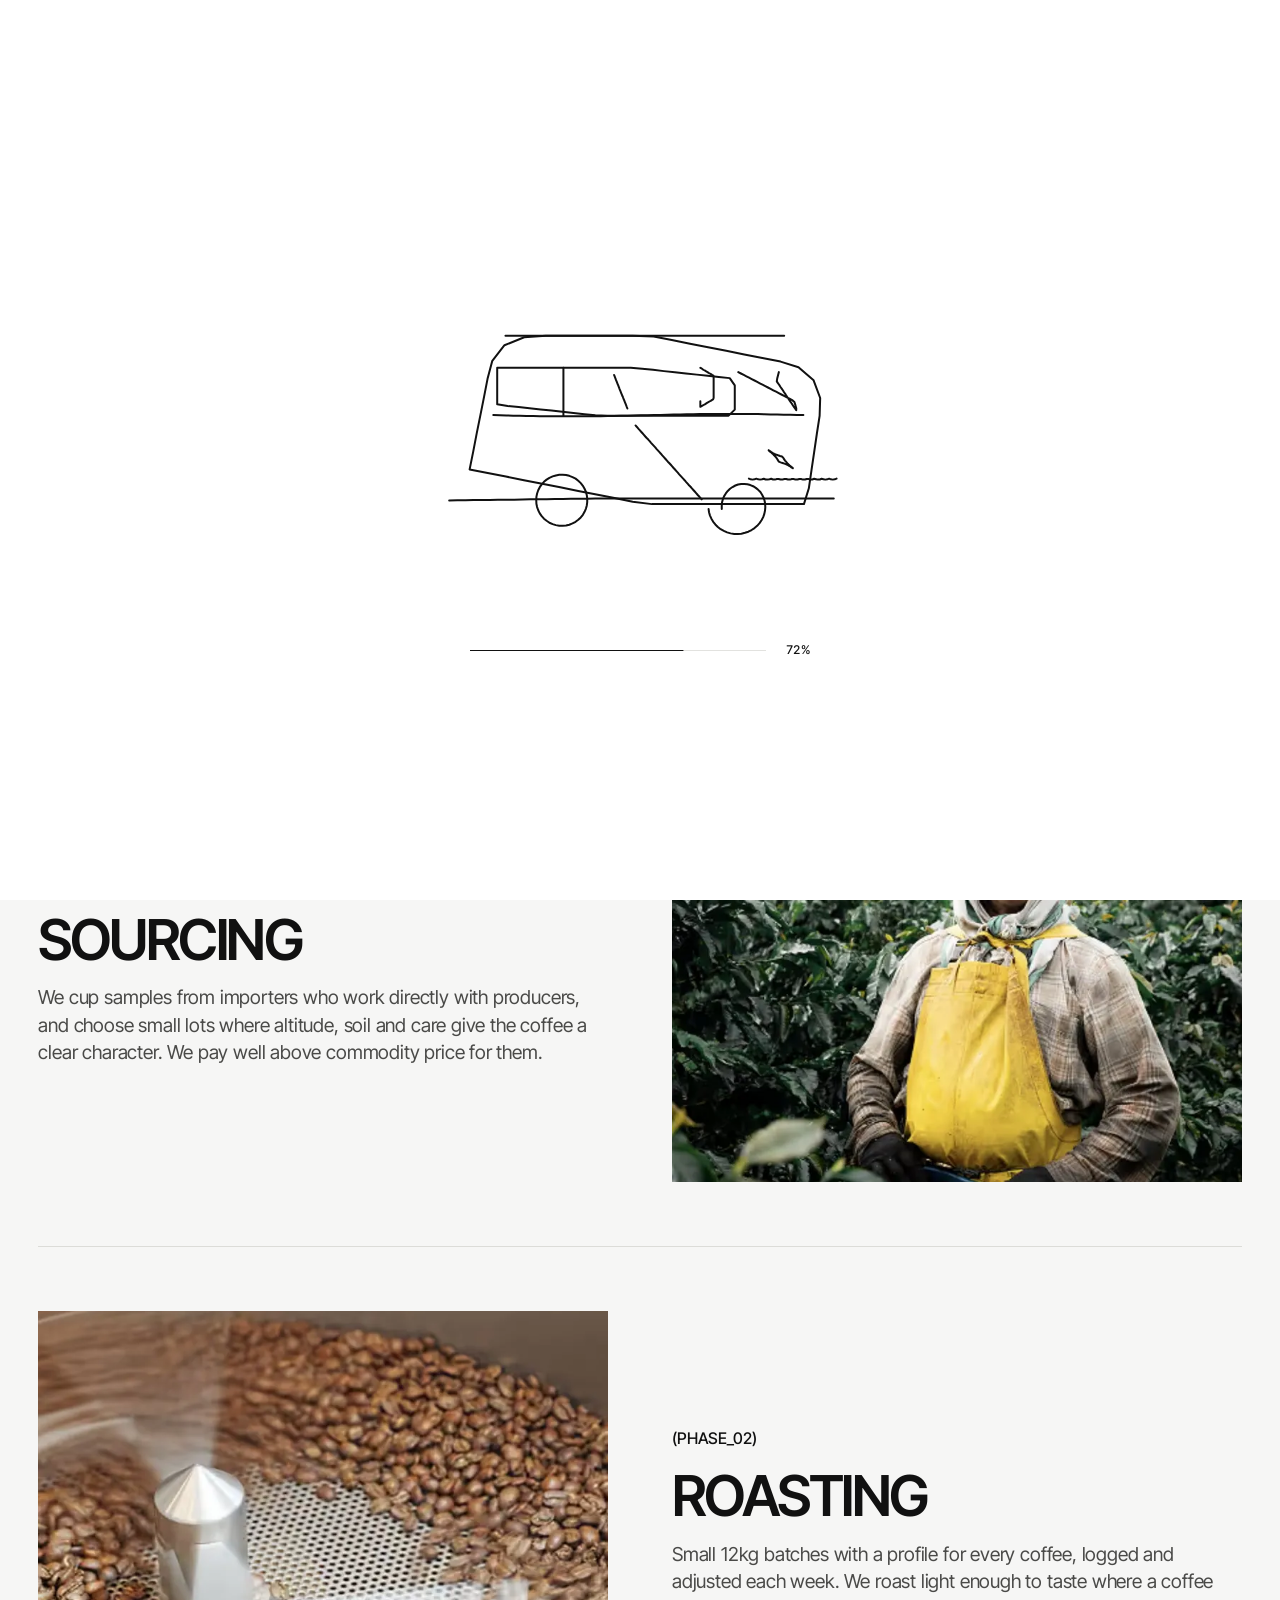
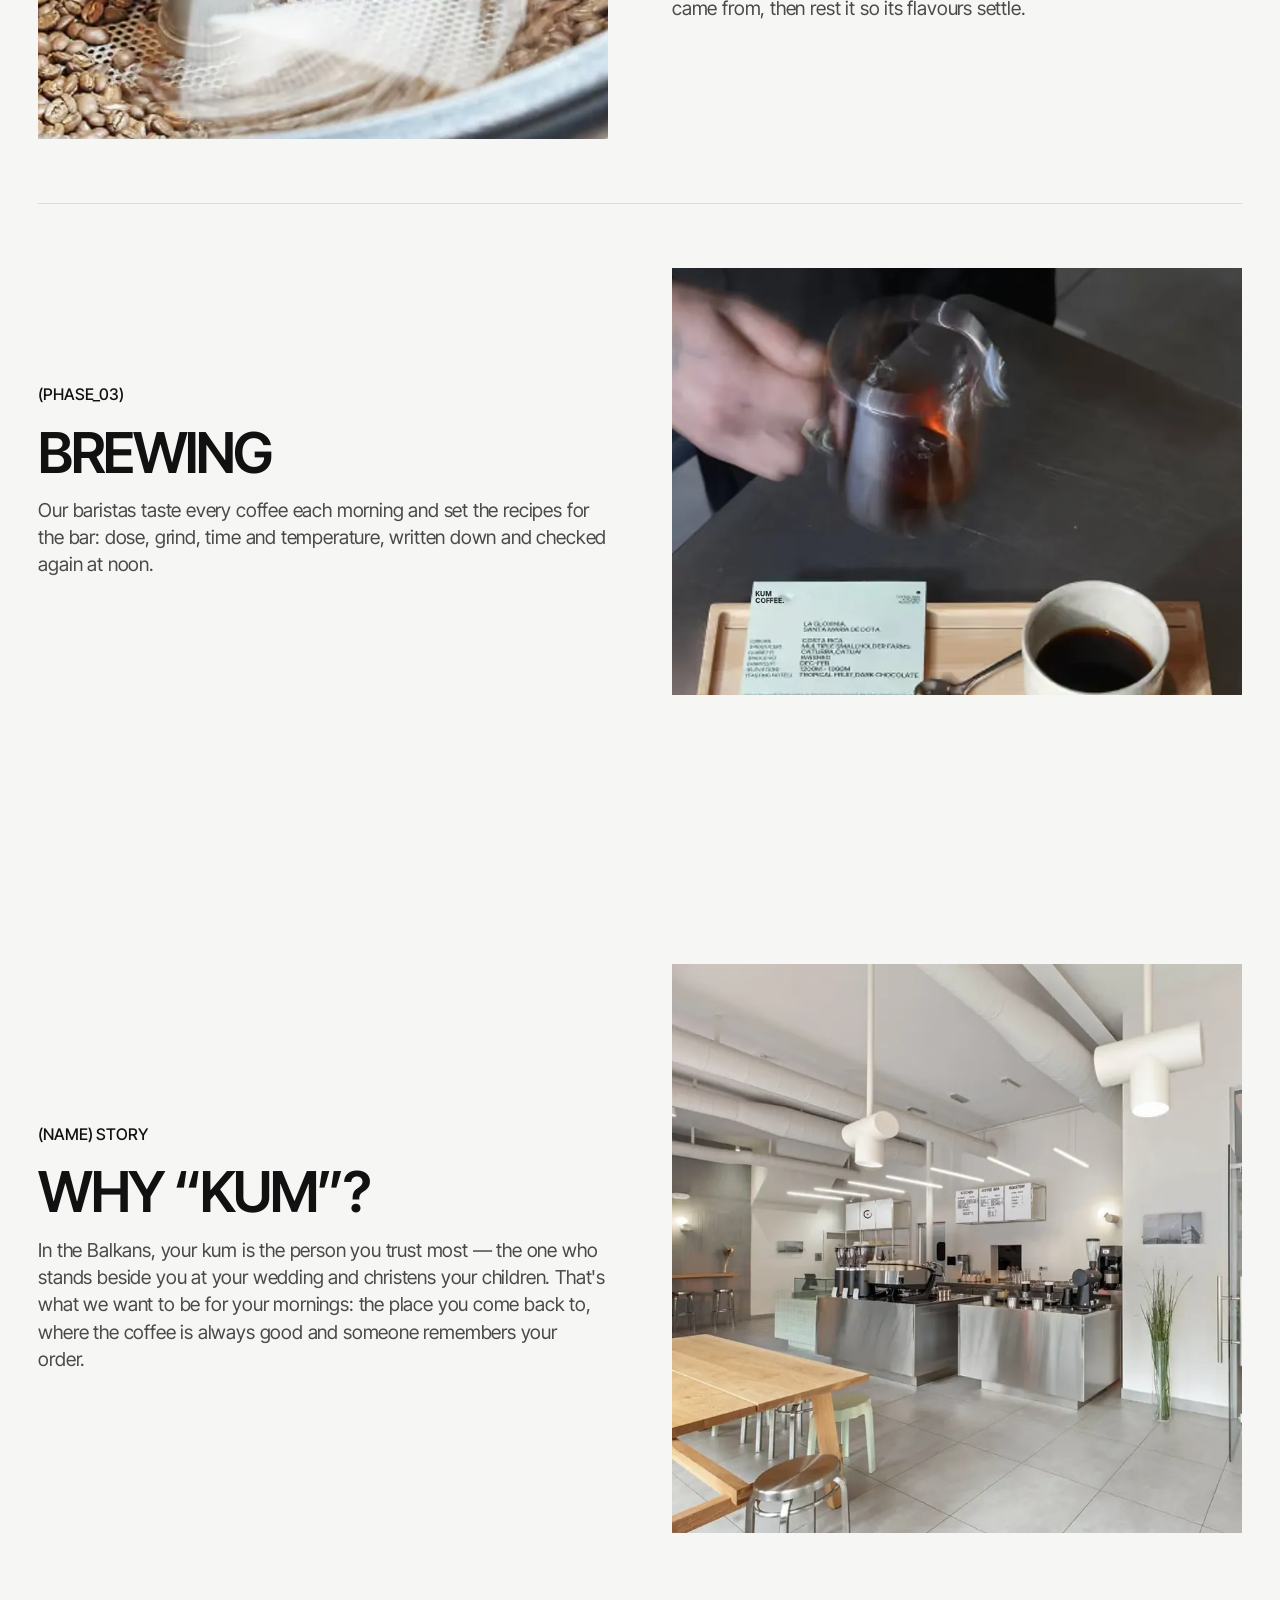
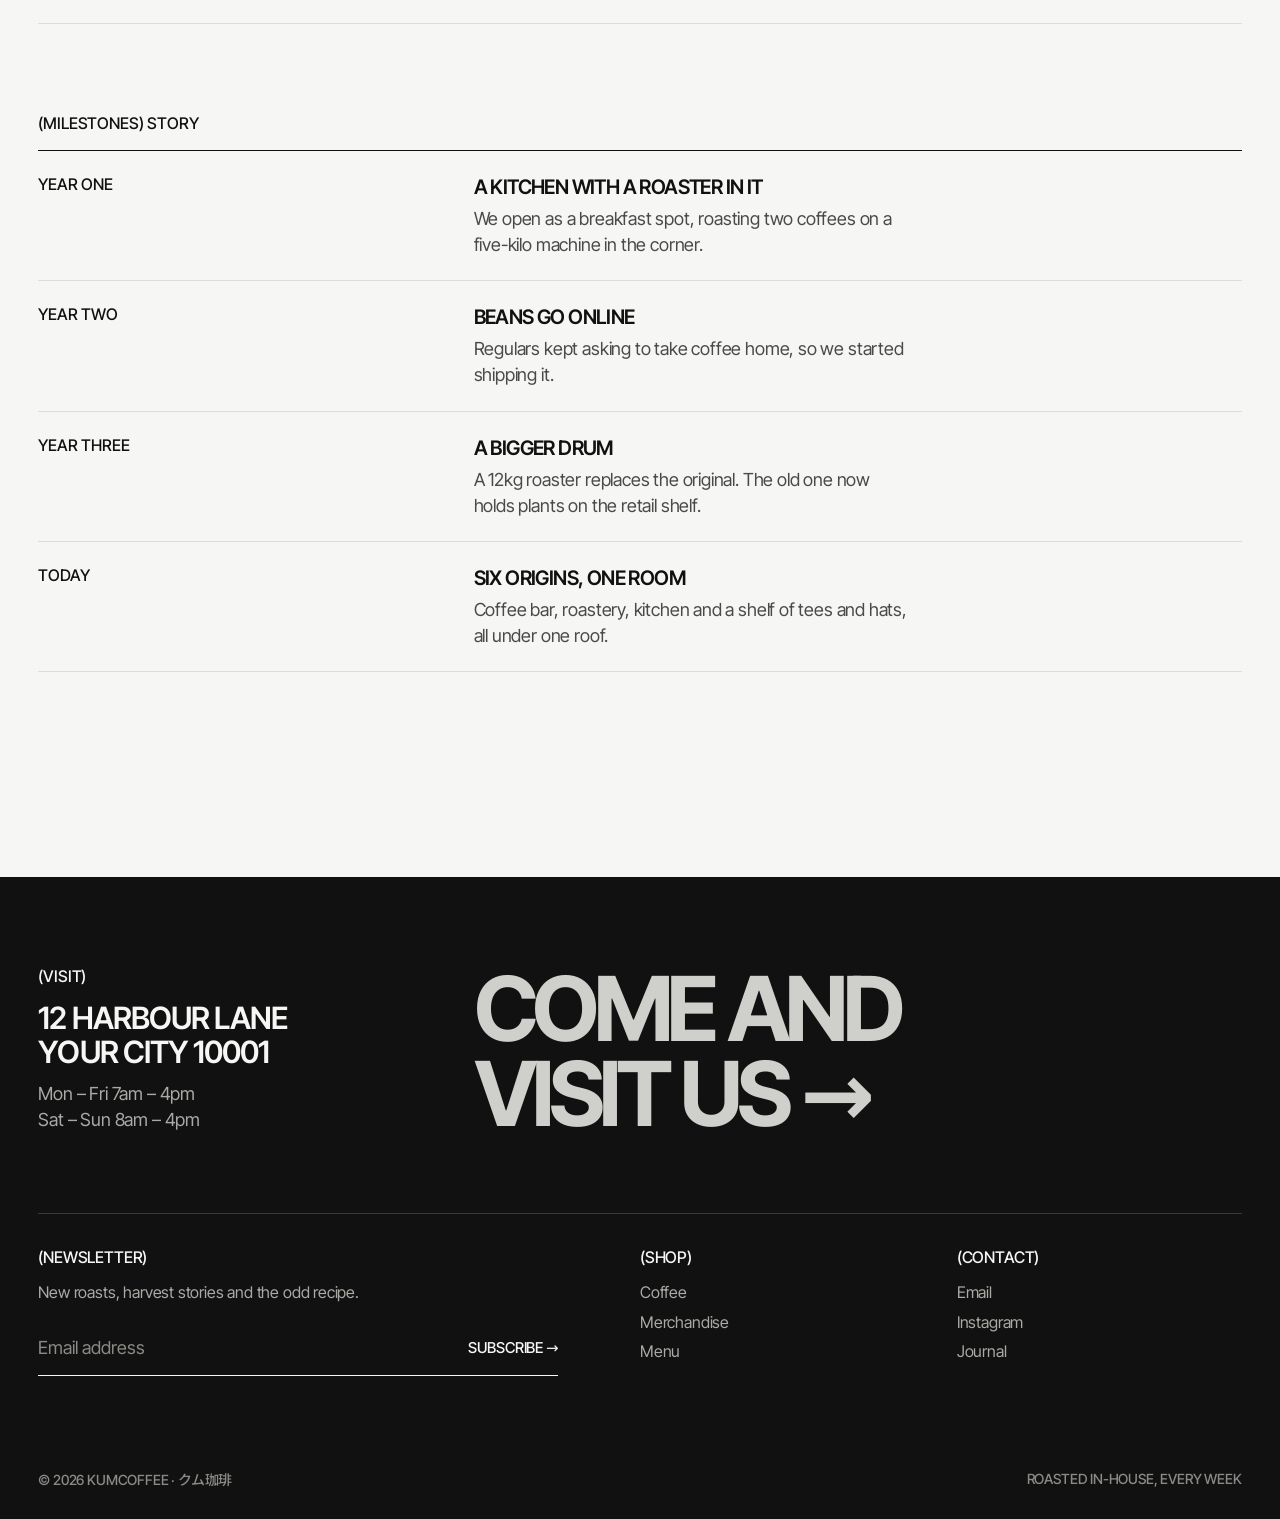
<file: about.html>
<!doctype html>
<html lang="en" class="no-js">
<head>
<meta charset="utf-8">
<meta name="viewport" content="width=device-width, initial-scale=1">
<title>Roastery — Kumcoffee</title>
<meta name="description" content="How Kumcoffee sources, roasts and serves specialty coffee, and where to find our coffee bar, roastery and kitchen.">
<meta name="theme-color" content="#f6f6f5">
<link rel="icon" href="data:image/svg+xml,%3Csvg%20class%3D%22brand-mark%22%20viewBox%3D%220%200%20100%20100%22%20aria-hidden%3D%22true%22%20xmlns%3D%22http%3A//www.w3.org/2000/svg%22%3E%3Cpath%20d%3D%22M68.78%2014.68%20L67.81%2013.84%20L66.80%2013.02%20L65.76%2012.23%20L64.69%2011.48%20L63.58%2010.75%20L62.44%2010.06%20L61.28%209.41%20L60.08%208.79%20L58.85%208.21%20L57.60%207.67%20L56.31%207.21%20L54.99%206.97%20L53.65%206.77%20L52.31%206.62%20L50.96%206.51%20L49.60%206.45%20L48.24%206.43%20L46.88%206.46%20L45.52%206.53%20L44.16%206.65%20L42.80%206.82%20L41.45%207.03%20L40.10%207.29%20L38.76%207.59%20L37.43%207.94%20L36.11%208.34%20L34.80%208.78%20L33.51%209.26%20L32.23%209.79%20L30.97%2010.36%20L29.73%2010.98%20L28.51%2011.63%20L27.31%2012.33%20L26.13%2013.07%20L24.98%2013.85%20L23.86%2014.67%20L22.76%2015.53%20L21.69%2016.43%20L20.65%2017.36%20L19.65%2018.32%20L18.67%2019.32%20L17.73%2020.35%20L16.83%2021.42%20L15.96%2022.51%20L15.13%2023.63%20L14.34%2024.78%20L13.58%2025.96%20L12.87%2027.16%20L12.19%2028.38%20L11.56%2029.63%20L10.97%2030.89%20L10.42%2032.18%20L9.92%2033.47%20L9.46%2034.79%20L9.04%2036.12%20L8.67%2037.46%20L8.34%2038.81%20L8.06%2040.17%20L7.82%2041.53%20L7.63%2042.90%20L7.48%2044.28%20L7.38%2045.66%20L7.32%2047.04%20L7.31%2048.41%20L7.34%2049.79%20L7.41%2051.16%20L7.53%2052.53%20L7.70%2053.89%20L7.90%2055.24%20L8.15%2056.58%20L8.45%2057.91%20L8.78%2059.22%20L9.15%2060.53%20L9.57%2061.81%20L10.02%2063.09%20L10.52%2064.34%20L11.05%2065.57%20L11.62%2066.79%20L12.22%2067.98%20L12.86%2069.15%20L13.54%2070.30%20L14.25%2071.43%20L14.99%2072.53%20L15.77%2073.60%20L16.57%2074.65%20L17.41%2075.66%20L18.27%2076.65%20L19.17%2077.62%20L20.09%2078.55%20L21.03%2079.45%20L22.00%2080.32%20L23.00%2081.15%20L24.02%2081.96%20L25.06%2082.73%20L26.12%2083.47%20L27.20%2084.17%20L28.30%2084.84%20L29.42%2085.47%20L30.56%2086.07%20L31.70%2086.66%20L32.86%2087.20%20L34.03%2087.71%20L35.22%2088.17%20L36.42%2088.60%20L37.63%2088.99%20L38.86%2089.35%20L40.09%2089.66%20L41.33%2089.93%20L42.58%2090.17%20L43.84%2090.37%20L45.09%2090.53%20L46.36%2090.65%20L47.62%2090.72%20L48.89%2090.77%20L50.16%2090.77%20L51.42%2090.73%20L52.68%2090.65%20L53.95%2090.53%20L55.20%2090.38%20L56.45%2090.18%20L57.70%2089.95%20L58.93%2089.68%20L60.16%2089.36%20L61.38%2089.01%20L62.58%2088.63%20L63.77%2088.20%20L64.95%2087.74%20L66.12%2087.24%20L67.27%2086.70%20L68.40%2086.13%20L69.52%2085.52%20L70.61%2084.88%20L71.69%2084.20%20L72.74%2083.49%20L73.77%2082.74%20L74.78%2081.96%20L75.76%2081.15%20L76.72%2080.31%20L77.65%2079.44%20L78.55%2078.53%20L79.42%2077.60%20L80.26%2076.64%20L81.08%2075.65%20L81.86%2074.64%20L82.61%2073.60%20L83.32%2072.54%20L84.00%2071.46%20L84.65%2070.35%20L85.26%2069.22%20L85.83%2068.07%20L86.36%2066.91%20L86.86%2065.72%20L87.32%2064.52%20L87.74%2063.31%20L88.12%2062.08%20L88.46%2060.85%20L88.76%2059.60%20L89.01%2058.34%20L89.23%2057.08%20L89.41%2055.81%20L89.54%2054.53%20L89.63%2053.25%20L89.68%2051.97%20L89.68%2050.69%20L89.65%2049.41%20L89.57%2048.14%20L89.45%2046.86%20L89.29%2045.60%20L89.09%2044.34%20L88.84%2043.09%20L88.56%2041.85%20L88.23%2040.62%20L87.87%2039.41%20L87.46%2038.21%20L87.02%2037.02%20L86.54%2035.86%20L86.02%2034.71%20L85.46%2033.58%20L84.87%2032.47%20L84.24%2031.39%20L83.18%2031.95%20L83.70%2033.05%20L84.18%2034.16%20L84.63%2035.28%20L85.04%2036.42%20L85.41%2037.57%20L85.74%2038.74%20L86.04%2039.91%20L86.29%2041.09%20L86.51%2042.27%20L86.68%2043.47%20L86.82%2044.66%20L86.92%2045.86%20L86.98%2047.06%20L87.00%2048.25%20L86.98%2049.45%20L86.92%2050.64%20L86.82%2051.83%20L86.68%2053.01%20L86.51%2054.19%20L86.30%2055.36%20L86.05%2056.51%20L85.76%2057.66%20L85.43%2058.79%20L85.08%2059.91%20L84.68%2061.02%20L84.25%2062.10%20L83.79%2063.18%20L83.29%2064.23%20L82.76%2065.26%20L82.20%2066.28%20L81.61%2067.27%20L80.99%2068.24%20L80.34%2069.19%20L79.66%2070.11%20L78.95%2071.01%20L78.22%2071.88%20L77.46%2072.73%20L76.68%2073.55%20L75.88%2074.34%20L75.05%2075.10%20L74.20%2075.84%20L73.33%2076.54%20L72.44%2077.22%20L71.54%2077.86%20L70.61%2078.48%20L69.68%2079.06%20L68.72%2079.61%20L67.75%2080.13%20L66.77%2080.62%20L65.78%2081.08%20L64.77%2081.50%20L63.76%2081.89%20L62.74%2082.25%20L61.71%2082.58%20L60.67%2082.87%20L59.63%2083.14%20L58.58%2083.37%20L57.52%2083.56%20L56.47%2083.73%20L55.41%2083.86%20L54.35%2083.96%20L53.29%2084.02%20L52.24%2084.06%20L51.18%2084.06%20L50.12%2084.03%20L49.07%2083.97%20L48.02%2083.88%20L46.98%2083.76%20L45.94%2083.60%20L44.91%2083.42%20L43.88%2083.21%20L42.87%2082.96%20L41.86%2082.69%20L40.86%2082.39%20L39.87%2082.06%20L38.89%2081.70%20L37.92%2081.31%20L36.96%2080.90%20L36.01%2080.45%20L35.08%2079.99%20L34.16%2079.50%20L33.26%2078.96%20L32.38%2078.39%20L31.52%2077.80%20L30.67%2077.19%20L29.85%2076.55%20L29.04%2075.88%20L28.25%2075.19%20L27.48%2074.48%20L26.74%2073.74%20L26.01%2072.98%20L25.31%2072.20%20L24.63%2071.40%20L23.97%2070.58%20L23.34%2069.74%20L22.73%2068.88%20L22.15%2068.00%20L21.59%2067.10%20L21.06%2066.18%20L20.56%2065.25%20L20.08%2064.31%20L19.63%2063.34%20L19.21%2062.37%20L18.82%2061.38%20L18.45%2060.37%20L18.12%2059.36%20L17.82%2058.33%20L17.55%2057.30%20L17.30%2056.25%20L17.09%2055.20%20L16.91%2054.13%20L16.77%2053.07%20L16.65%2051.99%20L16.57%2050.92%20L16.52%2049.83%20L16.51%2048.75%20L16.52%2047.66%20L16.57%2046.58%20L16.66%2045.49%20L16.77%2044.41%20L16.92%2043.33%20L17.11%2042.25%20L17.33%2041.18%20L17.58%2040.11%20L17.87%2039.05%20L18.18%2038.00%20L18.54%2036.96%20L18.92%2035.93%20L19.34%2034.91%20L19.79%2033.90%20L20.27%2032.91%20L20.79%2031.93%20L21.33%2030.97%20L21.91%2030.03%20L22.52%2029.10%20L23.15%2028.19%20L23.82%2027.31%20L24.51%2026.44%20L25.24%2025.60%20L25.99%2024.78%20L26.76%2023.99%20L27.57%2023.22%20L28.39%2022.48%20L29.24%2021.77%20L30.12%2021.08%20L31.01%2020.42%20L31.93%2019.80%20L32.87%2019.20%20L33.83%2018.64%20L34.80%2018.10%20L35.80%2017.60%20L36.81%2017.13%20L37.83%2016.70%20L38.87%2016.30%20L39.92%2015.94%20L40.98%2015.61%20L42.05%2015.31%20L43.13%2015.06%20L44.22%2014.84%20L45.31%2014.65%20L46.41%2014.50%20L47.52%2014.39%20L48.63%2014.32%20L49.73%2014.28%20L50.84%2014.28%20L51.95%2014.32%20L53.06%2014.39%20L54.16%2014.50%20L55.26%2014.65%20L56.38%2014.65%20L57.52%2014.65%20L58.66%2014.70%20L59.81%2014.78%20L60.95%2014.90%20L62.11%2015.05%20L63.26%2015.25%20L64.41%2015.49%20L65.56%2015.77%20L66.70%2016.09%20L67.84%2016.45%20Z%22%20fill%3D%22%23141414%22/%3E%3Ccircle%20cx%3D%2250%22%20cy%3D%2250%22%20r%3D%228.5%22%20fill%3D%22%23c8402c%22/%3E%3C/svg%3E">
<link rel="preload" as="font" type="font/woff2" href="fonts/inter-tight-latin.woff2" crossorigin>
<link rel="preload" as="style" href="https://fonts.googleapis.com/css2?family=Noto+Sans+JP:wght@400&text=%E3%82%AF%E3%83%A0%E7%8F%88%E7%90%B2&display=swap" onload="this.onload=null;this.rel='stylesheet'">
<noscript><link rel="stylesheet" href="https://fonts.googleapis.com/css2?family=Noto+Sans+JP:wght@400&text=%E3%82%AF%E3%83%A0%E7%8F%88%E7%90%B2&display=swap"></noscript>
<script>/* skip the opening animation for return visits and reduced motion, before first paint */
try { if (sessionStorage.getItem("kum-intro") === "1" || matchMedia("(prefers-reduced-motion: reduce)").matches) document.documentElement.classList.add("intro-skip"); } catch (e) {}
</script>
<link rel="stylesheet" href="css/style.css">
</head>
<body>
<div id="intro" class="intro" aria-hidden="true">
  <svg class="intro-art" viewBox="0 0 400 260"></svg>
  <div class="intro-meter"><span class="intro-bar"><i></i></span><span class="intro-pct">0%</span></div>
</div>
<noscript><style>#intro { display: none; }</style></noscript>
<script src="js/intro.js" defer></script>
<a class="skip-link" href="#main">Skip to content</a>
<header class="site-header">
  <div class="ticker ticker--bar" data-ticker role="region"></div>
  <div class="wrap">
    <a class="brand" href="index.html">
      <svg class="brand-mark" viewBox="0 0 100 100" aria-hidden="true"><path d="M68.78 14.68 L67.81 13.84 L66.80 13.02 L65.76 12.23 L64.69 11.48 L63.58 10.75 L62.44 10.06 L61.28 9.41 L60.08 8.79 L58.85 8.21 L57.60 7.67 L56.31 7.21 L54.99 6.97 L53.65 6.77 L52.31 6.62 L50.96 6.51 L49.60 6.45 L48.24 6.43 L46.88 6.46 L45.52 6.53 L44.16 6.65 L42.80 6.82 L41.45 7.03 L40.10 7.29 L38.76 7.59 L37.43 7.94 L36.11 8.34 L34.80 8.78 L33.51 9.26 L32.23 9.79 L30.97 10.36 L29.73 10.98 L28.51 11.63 L27.31 12.33 L26.13 13.07 L24.98 13.85 L23.86 14.67 L22.76 15.53 L21.69 16.43 L20.65 17.36 L19.65 18.32 L18.67 19.32 L17.73 20.35 L16.83 21.42 L15.96 22.51 L15.13 23.63 L14.34 24.78 L13.58 25.96 L12.87 27.16 L12.19 28.38 L11.56 29.63 L10.97 30.89 L10.42 32.18 L9.92 33.47 L9.46 34.79 L9.04 36.12 L8.67 37.46 L8.34 38.81 L8.06 40.17 L7.82 41.53 L7.63 42.90 L7.48 44.28 L7.38 45.66 L7.32 47.04 L7.31 48.41 L7.34 49.79 L7.41 51.16 L7.53 52.53 L7.70 53.89 L7.90 55.24 L8.15 56.58 L8.45 57.91 L8.78 59.22 L9.15 60.53 L9.57 61.81 L10.02 63.09 L10.52 64.34 L11.05 65.57 L11.62 66.79 L12.22 67.98 L12.86 69.15 L13.54 70.30 L14.25 71.43 L14.99 72.53 L15.77 73.60 L16.57 74.65 L17.41 75.66 L18.27 76.65 L19.17 77.62 L20.09 78.55 L21.03 79.45 L22.00 80.32 L23.00 81.15 L24.02 81.96 L25.06 82.73 L26.12 83.47 L27.20 84.17 L28.30 84.84 L29.42 85.47 L30.56 86.07 L31.70 86.66 L32.86 87.20 L34.03 87.71 L35.22 88.17 L36.42 88.60 L37.63 88.99 L38.86 89.35 L40.09 89.66 L41.33 89.93 L42.58 90.17 L43.84 90.37 L45.09 90.53 L46.36 90.65 L47.62 90.72 L48.89 90.77 L50.16 90.77 L51.42 90.73 L52.68 90.65 L53.95 90.53 L55.20 90.38 L56.45 90.18 L57.70 89.95 L58.93 89.68 L60.16 89.36 L61.38 89.01 L62.58 88.63 L63.77 88.20 L64.95 87.74 L66.12 87.24 L67.27 86.70 L68.40 86.13 L69.52 85.52 L70.61 84.88 L71.69 84.20 L72.74 83.49 L73.77 82.74 L74.78 81.96 L75.76 81.15 L76.72 80.31 L77.65 79.44 L78.55 78.53 L79.42 77.60 L80.26 76.64 L81.08 75.65 L81.86 74.64 L82.61 73.60 L83.32 72.54 L84.00 71.46 L84.65 70.35 L85.26 69.22 L85.83 68.07 L86.36 66.91 L86.86 65.72 L87.32 64.52 L87.74 63.31 L88.12 62.08 L88.46 60.85 L88.76 59.60 L89.01 58.34 L89.23 57.08 L89.41 55.81 L89.54 54.53 L89.63 53.25 L89.68 51.97 L89.68 50.69 L89.65 49.41 L89.57 48.14 L89.45 46.86 L89.29 45.60 L89.09 44.34 L88.84 43.09 L88.56 41.85 L88.23 40.62 L87.87 39.41 L87.46 38.21 L87.02 37.02 L86.54 35.86 L86.02 34.71 L85.46 33.58 L84.87 32.47 L84.24 31.39 L83.18 31.95 L83.70 33.05 L84.18 34.16 L84.63 35.28 L85.04 36.42 L85.41 37.57 L85.74 38.74 L86.04 39.91 L86.29 41.09 L86.51 42.27 L86.68 43.47 L86.82 44.66 L86.92 45.86 L86.98 47.06 L87.00 48.25 L86.98 49.45 L86.92 50.64 L86.82 51.83 L86.68 53.01 L86.51 54.19 L86.30 55.36 L86.05 56.51 L85.76 57.66 L85.43 58.79 L85.08 59.91 L84.68 61.02 L84.25 62.10 L83.79 63.18 L83.29 64.23 L82.76 65.26 L82.20 66.28 L81.61 67.27 L80.99 68.24 L80.34 69.19 L79.66 70.11 L78.95 71.01 L78.22 71.88 L77.46 72.73 L76.68 73.55 L75.88 74.34 L75.05 75.10 L74.20 75.84 L73.33 76.54 L72.44 77.22 L71.54 77.86 L70.61 78.48 L69.68 79.06 L68.72 79.61 L67.75 80.13 L66.77 80.62 L65.78 81.08 L64.77 81.50 L63.76 81.89 L62.74 82.25 L61.71 82.58 L60.67 82.87 L59.63 83.14 L58.58 83.37 L57.52 83.56 L56.47 83.73 L55.41 83.86 L54.35 83.96 L53.29 84.02 L52.24 84.06 L51.18 84.06 L50.12 84.03 L49.07 83.97 L48.02 83.88 L46.98 83.76 L45.94 83.60 L44.91 83.42 L43.88 83.21 L42.87 82.96 L41.86 82.69 L40.86 82.39 L39.87 82.06 L38.89 81.70 L37.92 81.31 L36.96 80.90 L36.01 80.45 L35.08 79.99 L34.16 79.50 L33.26 78.96 L32.38 78.39 L31.52 77.80 L30.67 77.19 L29.85 76.55 L29.04 75.88 L28.25 75.19 L27.48 74.48 L26.74 73.74 L26.01 72.98 L25.31 72.20 L24.63 71.40 L23.97 70.58 L23.34 69.74 L22.73 68.88 L22.15 68.00 L21.59 67.10 L21.06 66.18 L20.56 65.25 L20.08 64.31 L19.63 63.34 L19.21 62.37 L18.82 61.38 L18.45 60.37 L18.12 59.36 L17.82 58.33 L17.55 57.30 L17.30 56.25 L17.09 55.20 L16.91 54.13 L16.77 53.07 L16.65 51.99 L16.57 50.92 L16.52 49.83 L16.51 48.75 L16.52 47.66 L16.57 46.58 L16.66 45.49 L16.77 44.41 L16.92 43.33 L17.11 42.25 L17.33 41.18 L17.58 40.11 L17.87 39.05 L18.18 38.00 L18.54 36.96 L18.92 35.93 L19.34 34.91 L19.79 33.90 L20.27 32.91 L20.79 31.93 L21.33 30.97 L21.91 30.03 L22.52 29.10 L23.15 28.19 L23.82 27.31 L24.51 26.44 L25.24 25.60 L25.99 24.78 L26.76 23.99 L27.57 23.22 L28.39 22.48 L29.24 21.77 L30.12 21.08 L31.01 20.42 L31.93 19.80 L32.87 19.20 L33.83 18.64 L34.80 18.10 L35.80 17.60 L36.81 17.13 L37.83 16.70 L38.87 16.30 L39.92 15.94 L40.98 15.61 L42.05 15.31 L43.13 15.06 L44.22 14.84 L45.31 14.65 L46.41 14.50 L47.52 14.39 L48.63 14.32 L49.73 14.28 L50.84 14.28 L51.95 14.32 L53.06 14.39 L54.16 14.50 L55.26 14.65 L56.38 14.65 L57.52 14.65 L58.66 14.70 L59.81 14.78 L60.95 14.90 L62.11 15.05 L63.26 15.25 L64.41 15.49 L65.56 15.77 L66.70 16.09 L67.84 16.45 Z" fill="#141414"/><circle cx="50" cy="50" r="8.5" fill="#c8402c"/></svg>
      <span class="brand-name">Kumcoffee</span>
      <span class="brand-jp" lang="ja">クム珈琲</span>
    </a>
    <div class="header-actions">
      <button class="cart-btn" data-cart-open>Cart <span class="cart-count">0</span></button>
      <button class="menu-toggle" aria-controls="site-nav" aria-expanded="false" aria-label="Menu"><span></span><span></span><span></span></button>
    </div>
  </div>
  <nav class="nav" id="site-nav" aria-label="Main">
    <div class="nav-links">
        <a href="index.html"><small>(01)</small>Home</a>
        <a href="shop.html"><small>(02)</small>Shop</a>
        <a href="menu.html"><small>(03)</small>Menu</a>
        <a href="origins.html"><small>(04)</small>Origins</a>
        <a href="about.html" aria-current="page"><small>(05)</small>Roastery</a>
        <a href="journal.html"><small>(06)</small>Journal</a>
    </div>
    <div class="nav-info">
      <div><span class="label">Visit</span>12 Harbour Lane<br>Your City 10001</div>
      <div><span class="label">Hours</span>Mon – Fri 7:00 – 16:00<br>Sat – Sun 8:00 – 16:00</div>
      <div><span class="label">Contact</span>hello@kumcoffee.example<br>Instagram</div>
    </div>
  </nav>
</header>
<main id="main">
<section class="page-head">
  <div class="wrap">
    <span class="label">(Roastery)</span>
    <h1 class="display">One room.<br>From green bean<br>to last sip.</h1>
    <p class="lede">Sourcing, roasting and brewing all happen under one roof. We follow every coffee the whole way, so nothing gets lost between the farm and your cup.</p>
  </div>
</section>

<section>
  <div class="wrap">
    <span class="label" style="padding-bottom:8px;border-bottom:1px solid var(--ink)">The process in 3 phases</span>
    <div class="phase concept--split">
      <div class="concept-text reveal">
        <span class="label">(Phase_01)</span>
        <h2 class="h2">Sourcing</h2>
        <p class="text">We cup samples from importers who work directly with producers, and choose small lots where altitude, soil and care give the coffee a clear character. We pay well above commodity price for them.</p>
      </div>
      <div class="figure figure--photo reveal"><img src="img/farmer.webp" srcset="img/farmer-800.webp 800w, img/farmer.webp 1075w" sizes="(max-width: 860px) 100vw, 60vw" width="1075" height="1292" alt="A coffee picker holding a basket of ripe red cherries" style="object-position:center 30%" loading="lazy" decoding="async"></div>
    </div>
    <div class="phase concept--split phase--flip">
      <div class="concept-text reveal">
        <span class="label">(Phase_02)</span>
        <h2 class="h2">Roasting</h2>
        <p class="text">Small 12kg batches with a profile for every coffee, logged and adjusted each week. We roast light enough to taste where a coffee came from, then rest it so its flavours settle.</p>
      </div>
      <div class="figure figure--photo reveal"><img src="img/roasting-drum.webp" srcset="img/roasting-drum-800.webp 800w, img/roasting-drum.webp 1075w" sizes="(max-width: 860px) 100vw, 60vw" width="1075" height="1292" alt="Freshly roasted beans turning in the cooling tray" style="object-position:center" loading="lazy" decoding="async"></div>
    </div>
    <div class="phase concept--split">
      <div class="concept-text reveal">
        <span class="label">(Phase_03)</span>
        <h2 class="h2">Brewing</h2>
        <p class="text">Our baristas taste every coffee each morning and set the recipes for the bar: dose, grind, time and temperature, written down and checked again at noon.</p>
      </div>
      <div class="figure figure--photo reveal"><img src="img/extraction.webp" srcset="img/extraction-800.webp 800w, img/extraction.webp 1075w" sizes="(max-width: 860px) 100vw, 60vw" width="1075" height="1293" alt="A hand-brewed coffee served on a wooden tray with its tasting card" style="object-position:center 60%" loading="lazy" decoding="async"></div>
    </div>
  </div>
</section>

<section class="section">
  <div class="wrap">
    <div class="concept concept--split">
      <div class="concept-text reveal">
        <span class="label">(Name) Story</span>
        <h2 class="h2">Why “Kum”?</h2>
        <p class="text">In the Balkans, your kum is the person you trust most — the one who stands beside you at your wedding and christens your children. That's what we want to be for your mornings: the place you come back to, where the coffee is always good and someone remembers your order.</p>
        
      </div>
      <div class="figure figure--square reveal"><img src="img/cafe-interior.webp" srcset="img/cafe-interior-800.webp 800w, img/cafe-interior.webp 1075w" sizes="(max-width: 860px) 100vw, 50vw" width="1075" height="1075" alt="The coffee bar, with stainless steel counters and menu boards for the kitchen, coffee bar and roastery" style="object-position:center 40%" loading="lazy" decoding="async"></div>
    </div>
    <div class="concept">
      <div class="concept-labels reveal"><span class="label">(Milestones) Story</span></div>
      <ol class="timeline reveal">
        <li><span class="yr">Year one</span><div><h3>A kitchen with a roaster in it</h3><p>We open as a breakfast spot, roasting two coffees on a five-kilo machine in the corner.</p></div></li>
        <li><span class="yr">Year two</span><div><h3>Beans go online</h3><p>Regulars kept asking to take coffee home, so we started shipping it.</p></div></li>
        <li><span class="yr">Year three</span><div><h3>A bigger drum</h3><p>A 12kg roaster replaces the original. The old one now holds plants on the retail shelf.</p></div></li>
        <li><span class="yr">Today</span><div><h3>Six origins, one room</h3><p>Coffee bar, roastery, kitchen and a shelf of tees and hats, all under one roof.</p></div></li>
      </ol>
    </div>
  </div>
</section>
</main>
<footer class="site-footer">
  <div class="wrap">
    <div class="footer-top" id="visit">
      <div class="footer-visit">
        <span class="label">(Visit)</span>
        <address>12 Harbour Lane<br>Your City 10001</address>
        <p>Mon – Fri 7am – 4pm<br>Sat – Sun 8am – 4pm</p>
      </div>
      <a class="footer-statement" href="https://maps.google.com" rel="noopener">Come and<br>visit us →</a>
    </div>
    <div class="footer-grid">
      <div>
        <h2>(Newsletter)</h2>
        <p>New roasts, harvest stories and the odd recipe.</p>
        <form class="signup" data-signup novalidate>
          <label for="footer-email" style="position:absolute;left:-9999px">Email</label>
          <input id="footer-email" type="email" placeholder="Email address" autocomplete="email">
          <button class="btn" type="submit">Subscribe →</button>
        </form>
        <div class="form-note" aria-live="polite"></div>
      </div>
      <div>
        <h2>(Shop)</h2>
        <ul>
          <li><a href="shop.html#coffee">Coffee</a></li>
          <li><a href="shop.html#apparel">Merchandise</a></li>
          <li><a href="menu.html">Menu</a></li>
        </ul>
      </div>
      <div>
        <h2>(Contact)</h2>
        <ul>
          <li><a href="mailto:hello@kumcoffee.example">Email</a></li>
          <li><a href="https://instagram.com" rel="noopener">Instagram</a></li>
          <li><a href="journal.html">Journal</a></li>
        </ul>
      </div>
    </div>
    <div class="footer-base">
      <span>© <span data-year>2026</span> Kumcoffee · <span lang="ja" class="jp">クム珈琲</span></span>
      <span>Roasted in-house, every week</span>
    </div>
  </div>
</footer>
<script src="js/data.js"></script>
<script src="js/main.js"></script>
</body>
</html>
</file>
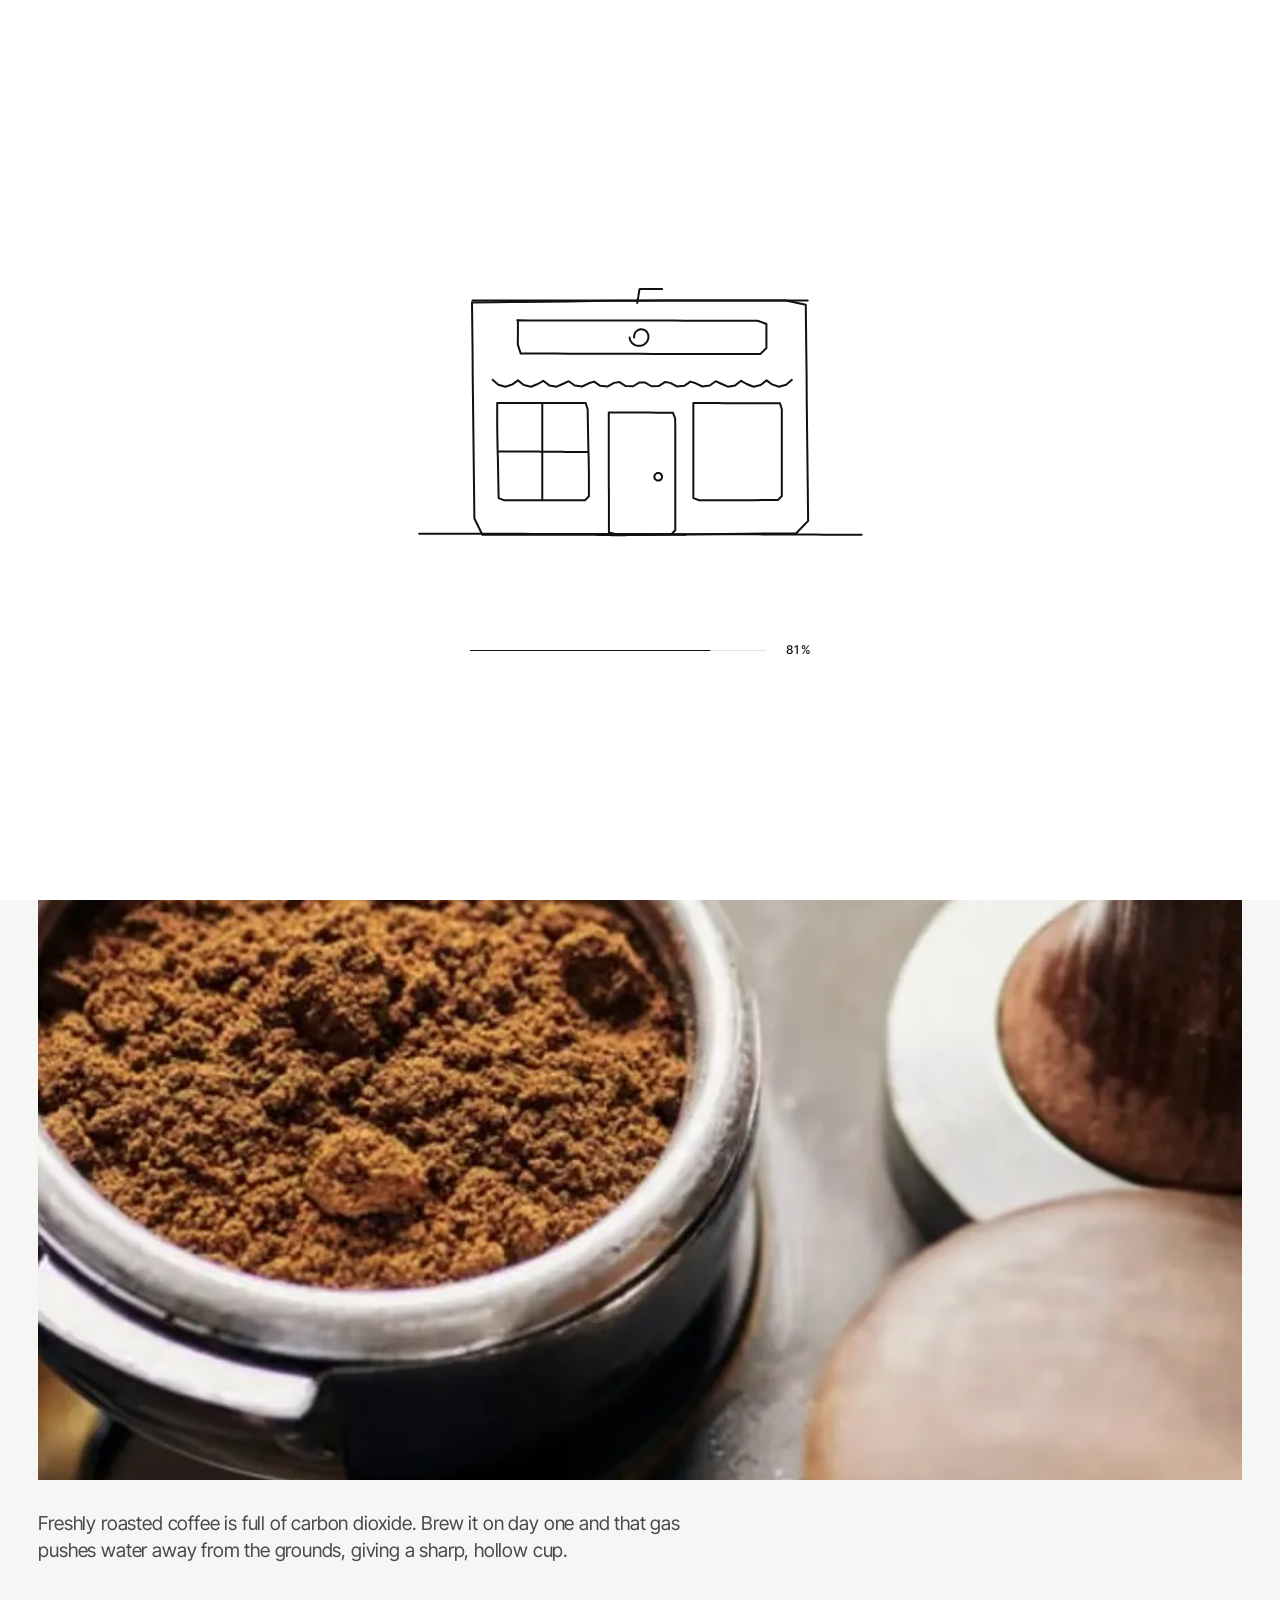
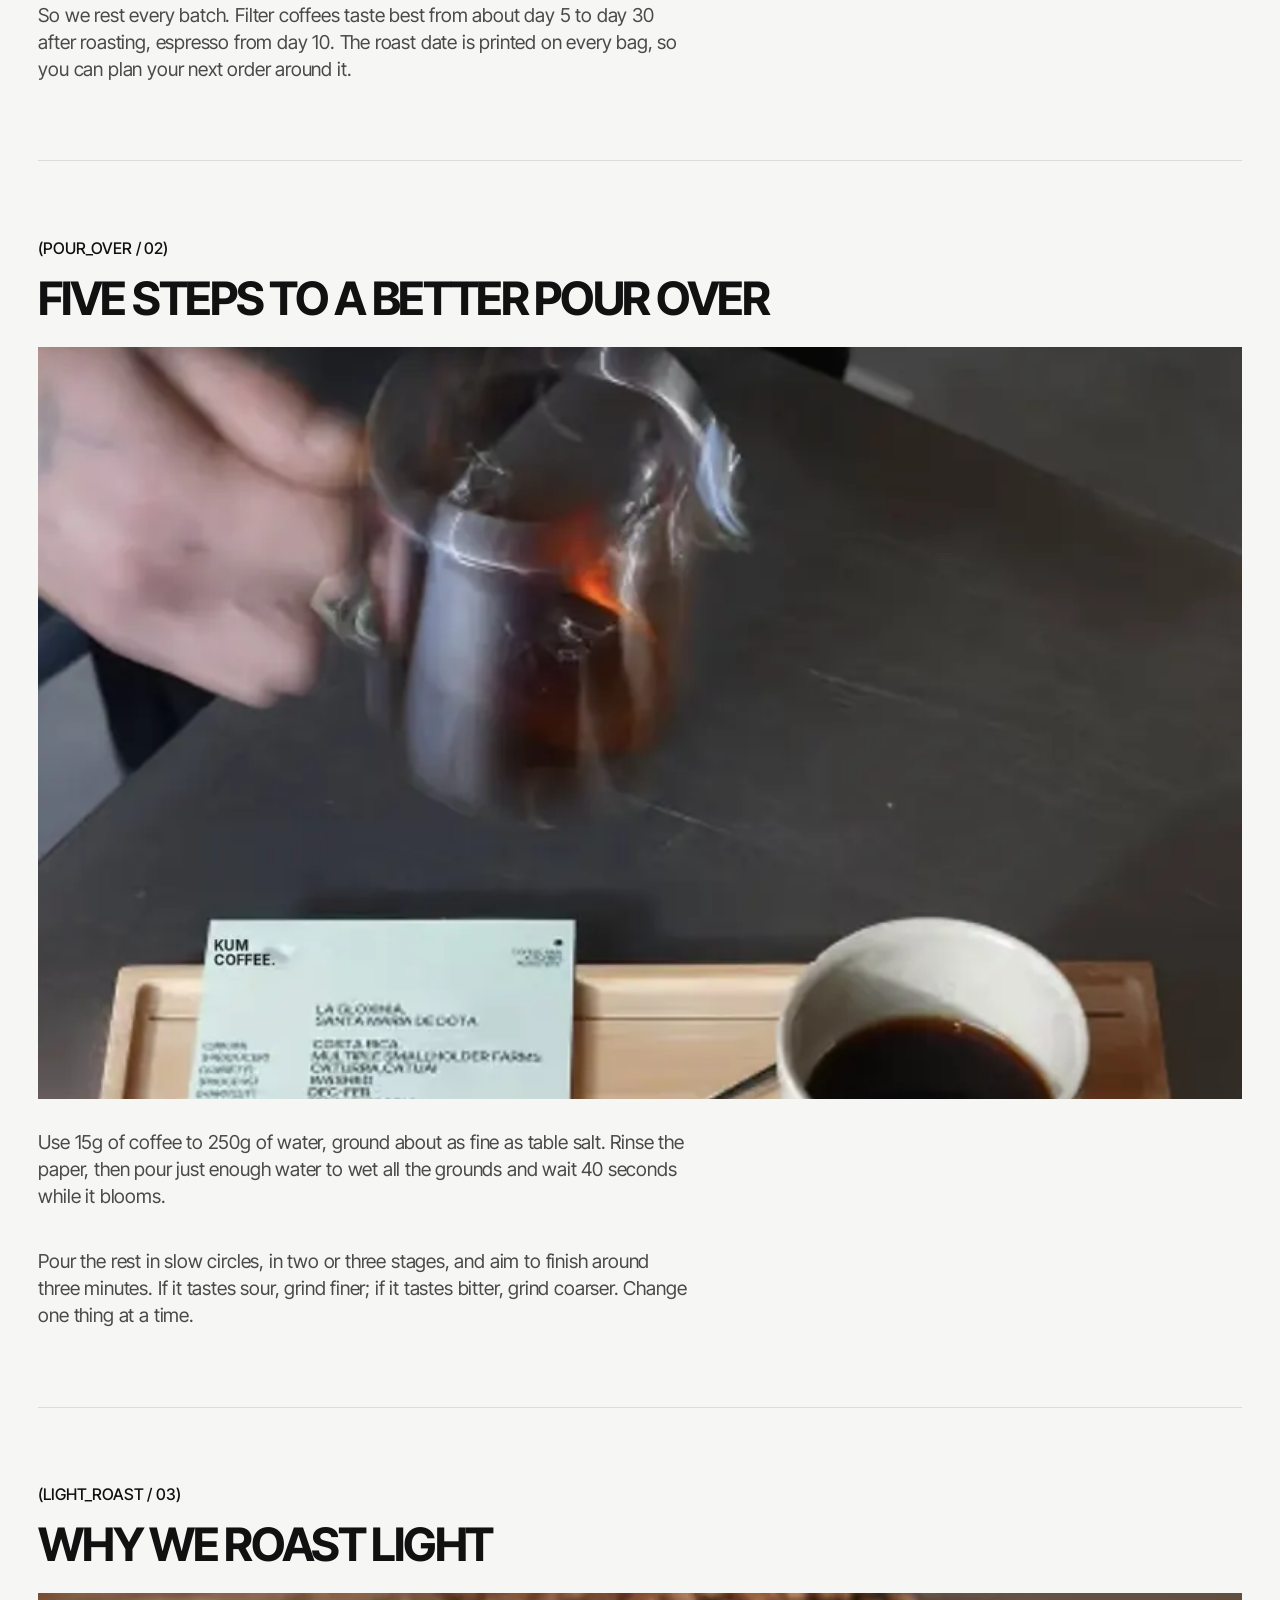
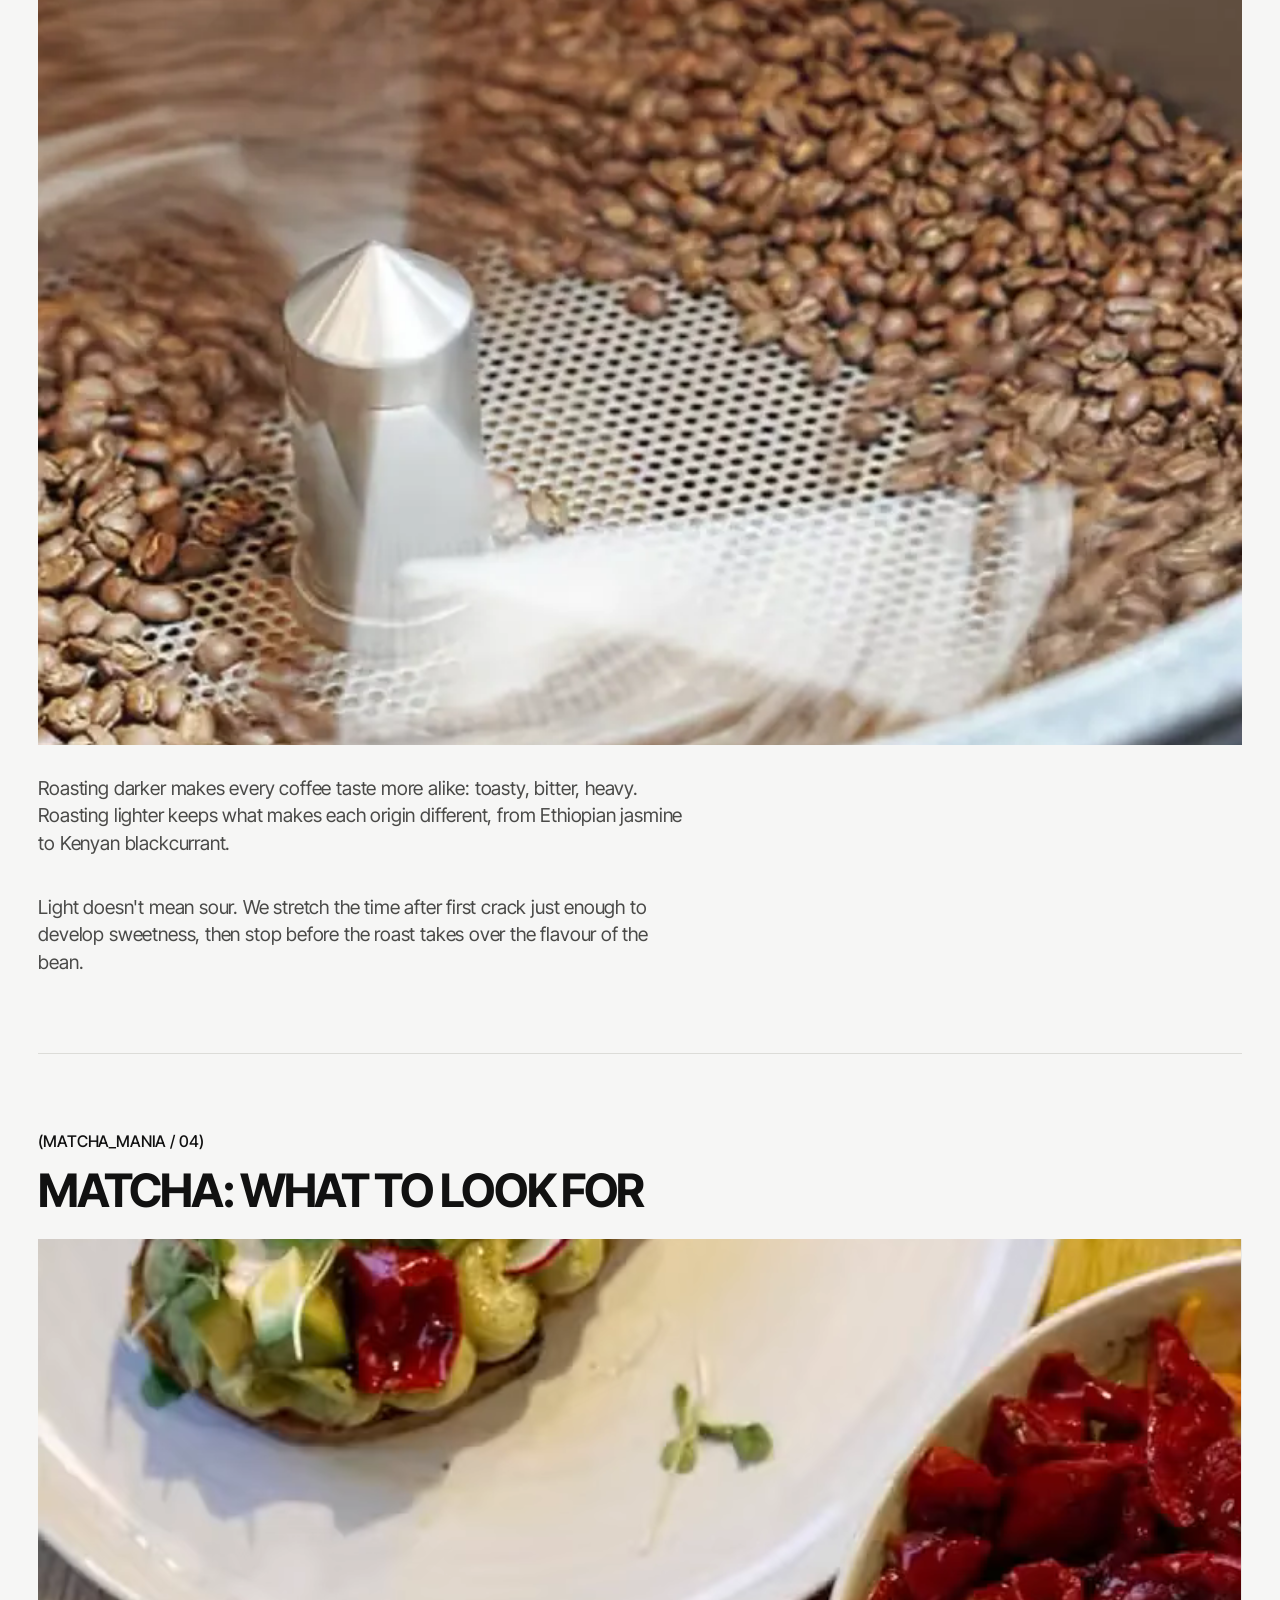
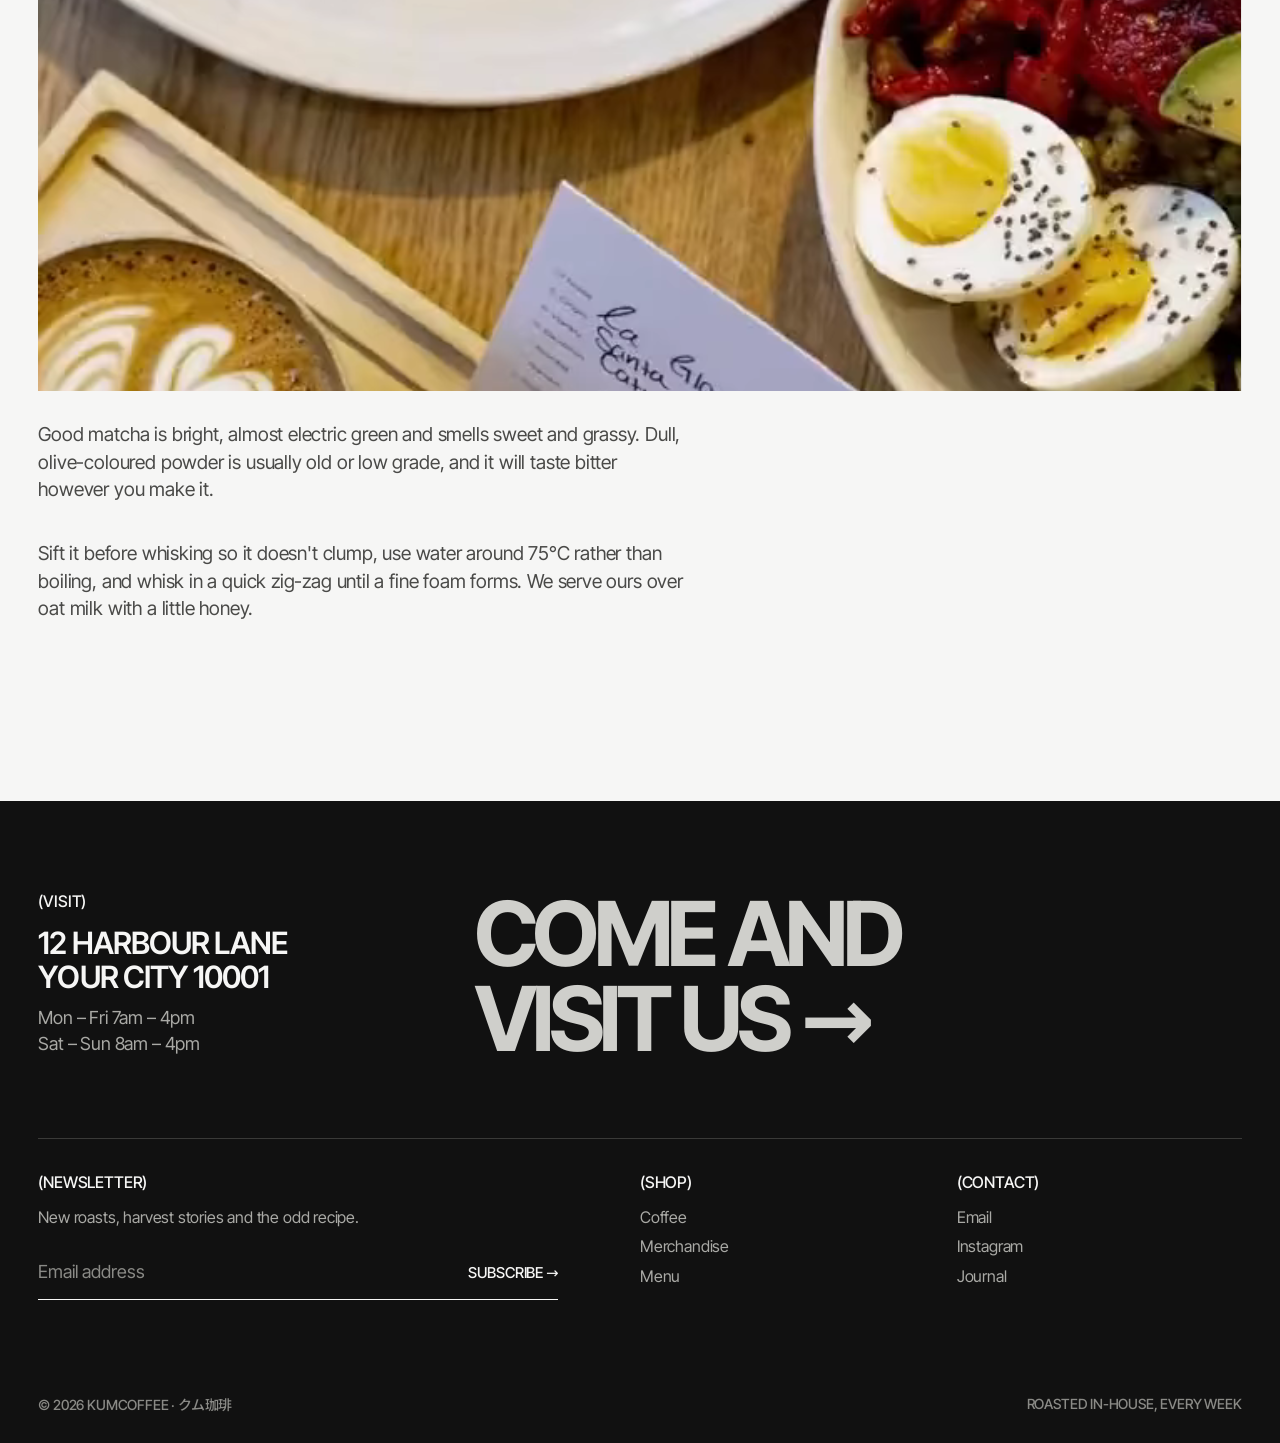
<file: journal.html>
<!doctype html>
<html lang="en" class="no-js">
<head>
<meta charset="utf-8">
<meta name="viewport" content="width=device-width, initial-scale=1">
<title>Journal — Kumcoffee</title>
<meta name="description" content="Notes from the Kumcoffee bar and roastery: freshness, brewing, roasting and tea.">
<meta name="theme-color" content="#f6f6f5">
<link rel="icon" href="data:image/svg+xml,%3Csvg%20class%3D%22brand-mark%22%20viewBox%3D%220%200%20100%20100%22%20aria-hidden%3D%22true%22%20xmlns%3D%22http%3A//www.w3.org/2000/svg%22%3E%3Cpath%20d%3D%22M68.78%2014.68%20L67.81%2013.84%20L66.80%2013.02%20L65.76%2012.23%20L64.69%2011.48%20L63.58%2010.75%20L62.44%2010.06%20L61.28%209.41%20L60.08%208.79%20L58.85%208.21%20L57.60%207.67%20L56.31%207.21%20L54.99%206.97%20L53.65%206.77%20L52.31%206.62%20L50.96%206.51%20L49.60%206.45%20L48.24%206.43%20L46.88%206.46%20L45.52%206.53%20L44.16%206.65%20L42.80%206.82%20L41.45%207.03%20L40.10%207.29%20L38.76%207.59%20L37.43%207.94%20L36.11%208.34%20L34.80%208.78%20L33.51%209.26%20L32.23%209.79%20L30.97%2010.36%20L29.73%2010.98%20L28.51%2011.63%20L27.31%2012.33%20L26.13%2013.07%20L24.98%2013.85%20L23.86%2014.67%20L22.76%2015.53%20L21.69%2016.43%20L20.65%2017.36%20L19.65%2018.32%20L18.67%2019.32%20L17.73%2020.35%20L16.83%2021.42%20L15.96%2022.51%20L15.13%2023.63%20L14.34%2024.78%20L13.58%2025.96%20L12.87%2027.16%20L12.19%2028.38%20L11.56%2029.63%20L10.97%2030.89%20L10.42%2032.18%20L9.92%2033.47%20L9.46%2034.79%20L9.04%2036.12%20L8.67%2037.46%20L8.34%2038.81%20L8.06%2040.17%20L7.82%2041.53%20L7.63%2042.90%20L7.48%2044.28%20L7.38%2045.66%20L7.32%2047.04%20L7.31%2048.41%20L7.34%2049.79%20L7.41%2051.16%20L7.53%2052.53%20L7.70%2053.89%20L7.90%2055.24%20L8.15%2056.58%20L8.45%2057.91%20L8.78%2059.22%20L9.15%2060.53%20L9.57%2061.81%20L10.02%2063.09%20L10.52%2064.34%20L11.05%2065.57%20L11.62%2066.79%20L12.22%2067.98%20L12.86%2069.15%20L13.54%2070.30%20L14.25%2071.43%20L14.99%2072.53%20L15.77%2073.60%20L16.57%2074.65%20L17.41%2075.66%20L18.27%2076.65%20L19.17%2077.62%20L20.09%2078.55%20L21.03%2079.45%20L22.00%2080.32%20L23.00%2081.15%20L24.02%2081.96%20L25.06%2082.73%20L26.12%2083.47%20L27.20%2084.17%20L28.30%2084.84%20L29.42%2085.47%20L30.56%2086.07%20L31.70%2086.66%20L32.86%2087.20%20L34.03%2087.71%20L35.22%2088.17%20L36.42%2088.60%20L37.63%2088.99%20L38.86%2089.35%20L40.09%2089.66%20L41.33%2089.93%20L42.58%2090.17%20L43.84%2090.37%20L45.09%2090.53%20L46.36%2090.65%20L47.62%2090.72%20L48.89%2090.77%20L50.16%2090.77%20L51.42%2090.73%20L52.68%2090.65%20L53.95%2090.53%20L55.20%2090.38%20L56.45%2090.18%20L57.70%2089.95%20L58.93%2089.68%20L60.16%2089.36%20L61.38%2089.01%20L62.58%2088.63%20L63.77%2088.20%20L64.95%2087.74%20L66.12%2087.24%20L67.27%2086.70%20L68.40%2086.13%20L69.52%2085.52%20L70.61%2084.88%20L71.69%2084.20%20L72.74%2083.49%20L73.77%2082.74%20L74.78%2081.96%20L75.76%2081.15%20L76.72%2080.31%20L77.65%2079.44%20L78.55%2078.53%20L79.42%2077.60%20L80.26%2076.64%20L81.08%2075.65%20L81.86%2074.64%20L82.61%2073.60%20L83.32%2072.54%20L84.00%2071.46%20L84.65%2070.35%20L85.26%2069.22%20L85.83%2068.07%20L86.36%2066.91%20L86.86%2065.72%20L87.32%2064.52%20L87.74%2063.31%20L88.12%2062.08%20L88.46%2060.85%20L88.76%2059.60%20L89.01%2058.34%20L89.23%2057.08%20L89.41%2055.81%20L89.54%2054.53%20L89.63%2053.25%20L89.68%2051.97%20L89.68%2050.69%20L89.65%2049.41%20L89.57%2048.14%20L89.45%2046.86%20L89.29%2045.60%20L89.09%2044.34%20L88.84%2043.09%20L88.56%2041.85%20L88.23%2040.62%20L87.87%2039.41%20L87.46%2038.21%20L87.02%2037.02%20L86.54%2035.86%20L86.02%2034.71%20L85.46%2033.58%20L84.87%2032.47%20L84.24%2031.39%20L83.18%2031.95%20L83.70%2033.05%20L84.18%2034.16%20L84.63%2035.28%20L85.04%2036.42%20L85.41%2037.57%20L85.74%2038.74%20L86.04%2039.91%20L86.29%2041.09%20L86.51%2042.27%20L86.68%2043.47%20L86.82%2044.66%20L86.92%2045.86%20L86.98%2047.06%20L87.00%2048.25%20L86.98%2049.45%20L86.92%2050.64%20L86.82%2051.83%20L86.68%2053.01%20L86.51%2054.19%20L86.30%2055.36%20L86.05%2056.51%20L85.76%2057.66%20L85.43%2058.79%20L85.08%2059.91%20L84.68%2061.02%20L84.25%2062.10%20L83.79%2063.18%20L83.29%2064.23%20L82.76%2065.26%20L82.20%2066.28%20L81.61%2067.27%20L80.99%2068.24%20L80.34%2069.19%20L79.66%2070.11%20L78.95%2071.01%20L78.22%2071.88%20L77.46%2072.73%20L76.68%2073.55%20L75.88%2074.34%20L75.05%2075.10%20L74.20%2075.84%20L73.33%2076.54%20L72.44%2077.22%20L71.54%2077.86%20L70.61%2078.48%20L69.68%2079.06%20L68.72%2079.61%20L67.75%2080.13%20L66.77%2080.62%20L65.78%2081.08%20L64.77%2081.50%20L63.76%2081.89%20L62.74%2082.25%20L61.71%2082.58%20L60.67%2082.87%20L59.63%2083.14%20L58.58%2083.37%20L57.52%2083.56%20L56.47%2083.73%20L55.41%2083.86%20L54.35%2083.96%20L53.29%2084.02%20L52.24%2084.06%20L51.18%2084.06%20L50.12%2084.03%20L49.07%2083.97%20L48.02%2083.88%20L46.98%2083.76%20L45.94%2083.60%20L44.91%2083.42%20L43.88%2083.21%20L42.87%2082.96%20L41.86%2082.69%20L40.86%2082.39%20L39.87%2082.06%20L38.89%2081.70%20L37.92%2081.31%20L36.96%2080.90%20L36.01%2080.45%20L35.08%2079.99%20L34.16%2079.50%20L33.26%2078.96%20L32.38%2078.39%20L31.52%2077.80%20L30.67%2077.19%20L29.85%2076.55%20L29.04%2075.88%20L28.25%2075.19%20L27.48%2074.48%20L26.74%2073.74%20L26.01%2072.98%20L25.31%2072.20%20L24.63%2071.40%20L23.97%2070.58%20L23.34%2069.74%20L22.73%2068.88%20L22.15%2068.00%20L21.59%2067.10%20L21.06%2066.18%20L20.56%2065.25%20L20.08%2064.31%20L19.63%2063.34%20L19.21%2062.37%20L18.82%2061.38%20L18.45%2060.37%20L18.12%2059.36%20L17.82%2058.33%20L17.55%2057.30%20L17.30%2056.25%20L17.09%2055.20%20L16.91%2054.13%20L16.77%2053.07%20L16.65%2051.99%20L16.57%2050.92%20L16.52%2049.83%20L16.51%2048.75%20L16.52%2047.66%20L16.57%2046.58%20L16.66%2045.49%20L16.77%2044.41%20L16.92%2043.33%20L17.11%2042.25%20L17.33%2041.18%20L17.58%2040.11%20L17.87%2039.05%20L18.18%2038.00%20L18.54%2036.96%20L18.92%2035.93%20L19.34%2034.91%20L19.79%2033.90%20L20.27%2032.91%20L20.79%2031.93%20L21.33%2030.97%20L21.91%2030.03%20L22.52%2029.10%20L23.15%2028.19%20L23.82%2027.31%20L24.51%2026.44%20L25.24%2025.60%20L25.99%2024.78%20L26.76%2023.99%20L27.57%2023.22%20L28.39%2022.48%20L29.24%2021.77%20L30.12%2021.08%20L31.01%2020.42%20L31.93%2019.80%20L32.87%2019.20%20L33.83%2018.64%20L34.80%2018.10%20L35.80%2017.60%20L36.81%2017.13%20L37.83%2016.70%20L38.87%2016.30%20L39.92%2015.94%20L40.98%2015.61%20L42.05%2015.31%20L43.13%2015.06%20L44.22%2014.84%20L45.31%2014.65%20L46.41%2014.50%20L47.52%2014.39%20L48.63%2014.32%20L49.73%2014.28%20L50.84%2014.28%20L51.95%2014.32%20L53.06%2014.39%20L54.16%2014.50%20L55.26%2014.65%20L56.38%2014.65%20L57.52%2014.65%20L58.66%2014.70%20L59.81%2014.78%20L60.95%2014.90%20L62.11%2015.05%20L63.26%2015.25%20L64.41%2015.49%20L65.56%2015.77%20L66.70%2016.09%20L67.84%2016.45%20Z%22%20fill%3D%22%23141414%22/%3E%3Ccircle%20cx%3D%2250%22%20cy%3D%2250%22%20r%3D%228.5%22%20fill%3D%22%23c8402c%22/%3E%3C/svg%3E">
<link rel="preload" as="font" type="font/woff2" href="fonts/inter-tight-latin.woff2" crossorigin>
<link rel="preload" as="style" href="https://fonts.googleapis.com/css2?family=Noto+Sans+JP:wght@400&text=%E3%82%AF%E3%83%A0%E7%8F%88%E7%90%B2&display=swap" onload="this.onload=null;this.rel='stylesheet'">
<noscript><link rel="stylesheet" href="https://fonts.googleapis.com/css2?family=Noto+Sans+JP:wght@400&text=%E3%82%AF%E3%83%A0%E7%8F%88%E7%90%B2&display=swap"></noscript>
<script>/* skip the opening animation for return visits and reduced motion, before first paint */
try { if (sessionStorage.getItem("kum-intro") === "1" || matchMedia("(prefers-reduced-motion: reduce)").matches) document.documentElement.classList.add("intro-skip"); } catch (e) {}
</script>
<link rel="stylesheet" href="css/style.css">
</head>
<body>
<div id="intro" class="intro" aria-hidden="true">
  <svg class="intro-art" viewBox="0 0 400 260"></svg>
  <div class="intro-meter"><span class="intro-bar"><i></i></span><span class="intro-pct">0%</span></div>
</div>
<noscript><style>#intro { display: none; }</style></noscript>
<script src="js/intro.js" defer></script>
<a class="skip-link" href="#main">Skip to content</a>
<header class="site-header">
  <div class="ticker ticker--bar" data-ticker role="region"></div>
  <div class="wrap">
    <a class="brand" href="index.html">
      <svg class="brand-mark" viewBox="0 0 100 100" aria-hidden="true"><path d="M68.78 14.68 L67.81 13.84 L66.80 13.02 L65.76 12.23 L64.69 11.48 L63.58 10.75 L62.44 10.06 L61.28 9.41 L60.08 8.79 L58.85 8.21 L57.60 7.67 L56.31 7.21 L54.99 6.97 L53.65 6.77 L52.31 6.62 L50.96 6.51 L49.60 6.45 L48.24 6.43 L46.88 6.46 L45.52 6.53 L44.16 6.65 L42.80 6.82 L41.45 7.03 L40.10 7.29 L38.76 7.59 L37.43 7.94 L36.11 8.34 L34.80 8.78 L33.51 9.26 L32.23 9.79 L30.97 10.36 L29.73 10.98 L28.51 11.63 L27.31 12.33 L26.13 13.07 L24.98 13.85 L23.86 14.67 L22.76 15.53 L21.69 16.43 L20.65 17.36 L19.65 18.32 L18.67 19.32 L17.73 20.35 L16.83 21.42 L15.96 22.51 L15.13 23.63 L14.34 24.78 L13.58 25.96 L12.87 27.16 L12.19 28.38 L11.56 29.63 L10.97 30.89 L10.42 32.18 L9.92 33.47 L9.46 34.79 L9.04 36.12 L8.67 37.46 L8.34 38.81 L8.06 40.17 L7.82 41.53 L7.63 42.90 L7.48 44.28 L7.38 45.66 L7.32 47.04 L7.31 48.41 L7.34 49.79 L7.41 51.16 L7.53 52.53 L7.70 53.89 L7.90 55.24 L8.15 56.58 L8.45 57.91 L8.78 59.22 L9.15 60.53 L9.57 61.81 L10.02 63.09 L10.52 64.34 L11.05 65.57 L11.62 66.79 L12.22 67.98 L12.86 69.15 L13.54 70.30 L14.25 71.43 L14.99 72.53 L15.77 73.60 L16.57 74.65 L17.41 75.66 L18.27 76.65 L19.17 77.62 L20.09 78.55 L21.03 79.45 L22.00 80.32 L23.00 81.15 L24.02 81.96 L25.06 82.73 L26.12 83.47 L27.20 84.17 L28.30 84.84 L29.42 85.47 L30.56 86.07 L31.70 86.66 L32.86 87.20 L34.03 87.71 L35.22 88.17 L36.42 88.60 L37.63 88.99 L38.86 89.35 L40.09 89.66 L41.33 89.93 L42.58 90.17 L43.84 90.37 L45.09 90.53 L46.36 90.65 L47.62 90.72 L48.89 90.77 L50.16 90.77 L51.42 90.73 L52.68 90.65 L53.95 90.53 L55.20 90.38 L56.45 90.18 L57.70 89.95 L58.93 89.68 L60.16 89.36 L61.38 89.01 L62.58 88.63 L63.77 88.20 L64.95 87.74 L66.12 87.24 L67.27 86.70 L68.40 86.13 L69.52 85.52 L70.61 84.88 L71.69 84.20 L72.74 83.49 L73.77 82.74 L74.78 81.96 L75.76 81.15 L76.72 80.31 L77.65 79.44 L78.55 78.53 L79.42 77.60 L80.26 76.64 L81.08 75.65 L81.86 74.64 L82.61 73.60 L83.32 72.54 L84.00 71.46 L84.65 70.35 L85.26 69.22 L85.83 68.07 L86.36 66.91 L86.86 65.72 L87.32 64.52 L87.74 63.31 L88.12 62.08 L88.46 60.85 L88.76 59.60 L89.01 58.34 L89.23 57.08 L89.41 55.81 L89.54 54.53 L89.63 53.25 L89.68 51.97 L89.68 50.69 L89.65 49.41 L89.57 48.14 L89.45 46.86 L89.29 45.60 L89.09 44.34 L88.84 43.09 L88.56 41.85 L88.23 40.62 L87.87 39.41 L87.46 38.21 L87.02 37.02 L86.54 35.86 L86.02 34.71 L85.46 33.58 L84.87 32.47 L84.24 31.39 L83.18 31.95 L83.70 33.05 L84.18 34.16 L84.63 35.28 L85.04 36.42 L85.41 37.57 L85.74 38.74 L86.04 39.91 L86.29 41.09 L86.51 42.27 L86.68 43.47 L86.82 44.66 L86.92 45.86 L86.98 47.06 L87.00 48.25 L86.98 49.45 L86.92 50.64 L86.82 51.83 L86.68 53.01 L86.51 54.19 L86.30 55.36 L86.05 56.51 L85.76 57.66 L85.43 58.79 L85.08 59.91 L84.68 61.02 L84.25 62.10 L83.79 63.18 L83.29 64.23 L82.76 65.26 L82.20 66.28 L81.61 67.27 L80.99 68.24 L80.34 69.19 L79.66 70.11 L78.95 71.01 L78.22 71.88 L77.46 72.73 L76.68 73.55 L75.88 74.34 L75.05 75.10 L74.20 75.84 L73.33 76.54 L72.44 77.22 L71.54 77.86 L70.61 78.48 L69.68 79.06 L68.72 79.61 L67.75 80.13 L66.77 80.62 L65.78 81.08 L64.77 81.50 L63.76 81.89 L62.74 82.25 L61.71 82.58 L60.67 82.87 L59.63 83.14 L58.58 83.37 L57.52 83.56 L56.47 83.73 L55.41 83.86 L54.35 83.96 L53.29 84.02 L52.24 84.06 L51.18 84.06 L50.12 84.03 L49.07 83.97 L48.02 83.88 L46.98 83.76 L45.94 83.60 L44.91 83.42 L43.88 83.21 L42.87 82.96 L41.86 82.69 L40.86 82.39 L39.87 82.06 L38.89 81.70 L37.92 81.31 L36.96 80.90 L36.01 80.45 L35.08 79.99 L34.16 79.50 L33.26 78.96 L32.38 78.39 L31.52 77.80 L30.67 77.19 L29.85 76.55 L29.04 75.88 L28.25 75.19 L27.48 74.48 L26.74 73.74 L26.01 72.98 L25.31 72.20 L24.63 71.40 L23.97 70.58 L23.34 69.74 L22.73 68.88 L22.15 68.00 L21.59 67.10 L21.06 66.18 L20.56 65.25 L20.08 64.31 L19.63 63.34 L19.21 62.37 L18.82 61.38 L18.45 60.37 L18.12 59.36 L17.82 58.33 L17.55 57.30 L17.30 56.25 L17.09 55.20 L16.91 54.13 L16.77 53.07 L16.65 51.99 L16.57 50.92 L16.52 49.83 L16.51 48.75 L16.52 47.66 L16.57 46.58 L16.66 45.49 L16.77 44.41 L16.92 43.33 L17.11 42.25 L17.33 41.18 L17.58 40.11 L17.87 39.05 L18.18 38.00 L18.54 36.96 L18.92 35.93 L19.34 34.91 L19.79 33.90 L20.27 32.91 L20.79 31.93 L21.33 30.97 L21.91 30.03 L22.52 29.10 L23.15 28.19 L23.82 27.31 L24.51 26.44 L25.24 25.60 L25.99 24.78 L26.76 23.99 L27.57 23.22 L28.39 22.48 L29.24 21.77 L30.12 21.08 L31.01 20.42 L31.93 19.80 L32.87 19.20 L33.83 18.64 L34.80 18.10 L35.80 17.60 L36.81 17.13 L37.83 16.70 L38.87 16.30 L39.92 15.94 L40.98 15.61 L42.05 15.31 L43.13 15.06 L44.22 14.84 L45.31 14.65 L46.41 14.50 L47.52 14.39 L48.63 14.32 L49.73 14.28 L50.84 14.28 L51.95 14.32 L53.06 14.39 L54.16 14.50 L55.26 14.65 L56.38 14.65 L57.52 14.65 L58.66 14.70 L59.81 14.78 L60.95 14.90 L62.11 15.05 L63.26 15.25 L64.41 15.49 L65.56 15.77 L66.70 16.09 L67.84 16.45 Z" fill="#141414"/><circle cx="50" cy="50" r="8.5" fill="#c8402c"/></svg>
      <span class="brand-name">Kumcoffee</span>
      <span class="brand-jp" lang="ja">クム珈琲</span>
    </a>
    <div class="header-actions">
      <button class="cart-btn" data-cart-open>Cart <span class="cart-count">0</span></button>
      <button class="menu-toggle" aria-controls="site-nav" aria-expanded="false" aria-label="Menu"><span></span><span></span><span></span></button>
    </div>
  </div>
  <nav class="nav" id="site-nav" aria-label="Main">
    <div class="nav-links">
        <a href="index.html"><small>(01)</small>Home</a>
        <a href="shop.html"><small>(02)</small>Shop</a>
        <a href="menu.html"><small>(03)</small>Menu</a>
        <a href="origins.html"><small>(04)</small>Origins</a>
        <a href="about.html"><small>(05)</small>Roastery</a>
        <a href="journal.html" aria-current="page"><small>(06)</small>Journal</a>
    </div>
    <div class="nav-info">
      <div><span class="label">Visit</span>12 Harbour Lane<br>Your City 10001</div>
      <div><span class="label">Hours</span>Mon – Fri 7:00 – 16:00<br>Sat – Sun 8:00 – 16:00</div>
      <div><span class="label">Contact</span>hello@kumcoffee.example<br>Instagram</div>
    </div>
  </nav>
</header>
<main id="main">
<section class="page-head">
  <div class="wrap">
    <span class="label">(Journal)</span>
    <h1 class="display">Notes from<br>the bar.</h1>
    <p class="lede">Short reads on brewing, roasting and the things customers ask us most.</p>
  </div>
</section>

<section style="padding-bottom:clamp(64px,8vw,120px)">
  <div class="wrap">
    <article class="article" id="rest">
      <div class="concept-labels reveal"><span class="label">(COFFEE_FRESHNESS / 01)</span></div>
      <div class="concept-body reveal">
        <h2>Is fresher always better?</h2>
        <div class="figure"><img src="img/espresso-prep.webp" width="886" height="1334" alt="Freshly ground coffee in a portafilter next to a tamper" style="object-position:center" loading="lazy" decoding="async"></div>
        <p class="text">Freshly roasted coffee is full of carbon dioxide. Brew it on day one and that gas pushes water away from the grounds, giving a sharp, hollow cup.</p><p class="text">So we rest every batch. Filter coffees taste best from about day 5 to day 30 after roasting, espresso from day 10. The roast date is printed on every bag, so you can plan your next order around it.</p>
      </div>
    </article>
    <article class="article" id="pour-over">
      <div class="concept-labels reveal"><span class="label">(POUR_OVER / 02)</span></div>
      <div class="concept-body reveal">
        <h2>Five steps to a better pour over</h2>
        <div class="figure"><img src="img/extraction.webp" srcset="img/extraction-800.webp 800w, img/extraction.webp 1075w" sizes="(max-width: 860px) 100vw, 60vw" width="1075" height="1293" alt="A hand-brewed coffee served on a wooden tray" style="object-position:center 60%" loading="lazy" decoding="async"></div>
        <p class="text">Use 15g of coffee to 250g of water, ground about as fine as table salt. Rinse the paper, then pour just enough water to wet all the grounds and wait 40 seconds while it blooms.</p><p class="text">Pour the rest in slow circles, in two or three stages, and aim to finish around three minutes. If it tastes sour, grind finer; if it tastes bitter, grind coarser. Change one thing at a time.</p>
      </div>
    </article>
    <article class="article" id="light-roast">
      <div class="concept-labels reveal"><span class="label">(LIGHT_ROAST / 03)</span></div>
      <div class="concept-body reveal">
        <h2>Why we roast light</h2>
        <div class="figure"><img src="img/roasting-drum.webp" srcset="img/roasting-drum-800.webp 800w, img/roasting-drum.webp 1075w" sizes="(max-width: 860px) 100vw, 60vw" width="1075" height="1292" alt="Light-roasted beans in the cooling tray" style="object-position:center" loading="lazy" decoding="async"></div>
        <p class="text">Roasting darker makes every coffee taste more alike: toasty, bitter, heavy. Roasting lighter keeps what makes each origin different, from Ethiopian jasmine to Kenyan blackcurrant.</p><p class="text">Light doesn't mean sour. We stretch the time after first crack just enough to develop sweetness, then stop before the roast takes over the flavour of the bean.</p>
      </div>
    </article>
    <article class="article" id="matcha">
      <div class="concept-labels reveal"><span class="label">(MATCHA_MANIA / 04)</span></div>
      <div class="concept-body reveal">
        <h2>Matcha: what to look for</h2>
        <div class="figure"><video data-lazy-video data-poster="img/matcha-whisk-poster.webp" aria-label="A barista whisking matcha in a green bowl" style="object-position:center" muted loop playsinline preload="none"><source data-src="video/matcha-whisk.webm" type="video/webm"><source data-src="video/matcha-whisk.mp4" type="video/mp4"></video></div>
        <p class="text">Good matcha is bright, almost electric green and smells sweet and grassy. Dull, olive-coloured powder is usually old or low grade, and it will taste bitter however you make it.</p><p class="text">Sift it before whisking so it doesn't clump, use water around 75°C rather than boiling, and whisk in a quick zig-zag until a fine foam forms. We serve ours over oat milk with a little honey.</p>
      </div>
    </article>
  </div>
</section>
</main>
<footer class="site-footer">
  <div class="wrap">
    <div class="footer-top" id="visit">
      <div class="footer-visit">
        <span class="label">(Visit)</span>
        <address>12 Harbour Lane<br>Your City 10001</address>
        <p>Mon – Fri 7am – 4pm<br>Sat – Sun 8am – 4pm</p>
      </div>
      <a class="footer-statement" href="https://maps.google.com" rel="noopener">Come and<br>visit us →</a>
    </div>
    <div class="footer-grid">
      <div>
        <h2>(Newsletter)</h2>
        <p>New roasts, harvest stories and the odd recipe.</p>
        <form class="signup" data-signup novalidate>
          <label for="footer-email" style="position:absolute;left:-9999px">Email</label>
          <input id="footer-email" type="email" placeholder="Email address" autocomplete="email">
          <button class="btn" type="submit">Subscribe →</button>
        </form>
        <div class="form-note" aria-live="polite"></div>
      </div>
      <div>
        <h2>(Shop)</h2>
        <ul>
          <li><a href="shop.html#coffee">Coffee</a></li>
          <li><a href="shop.html#apparel">Merchandise</a></li>
          <li><a href="menu.html">Menu</a></li>
        </ul>
      </div>
      <div>
        <h2>(Contact)</h2>
        <ul>
          <li><a href="mailto:hello@kumcoffee.example">Email</a></li>
          <li><a href="https://instagram.com" rel="noopener">Instagram</a></li>
          <li><a href="journal.html">Journal</a></li>
        </ul>
      </div>
    </div>
    <div class="footer-base">
      <span>© <span data-year>2026</span> Kumcoffee · <span lang="ja" class="jp">クム珈琲</span></span>
      <span>Roasted in-house, every week</span>
    </div>
  </div>
</footer>
<script src="js/data.js"></script>
<script src="js/main.js"></script>
</body>
</html>
</file>
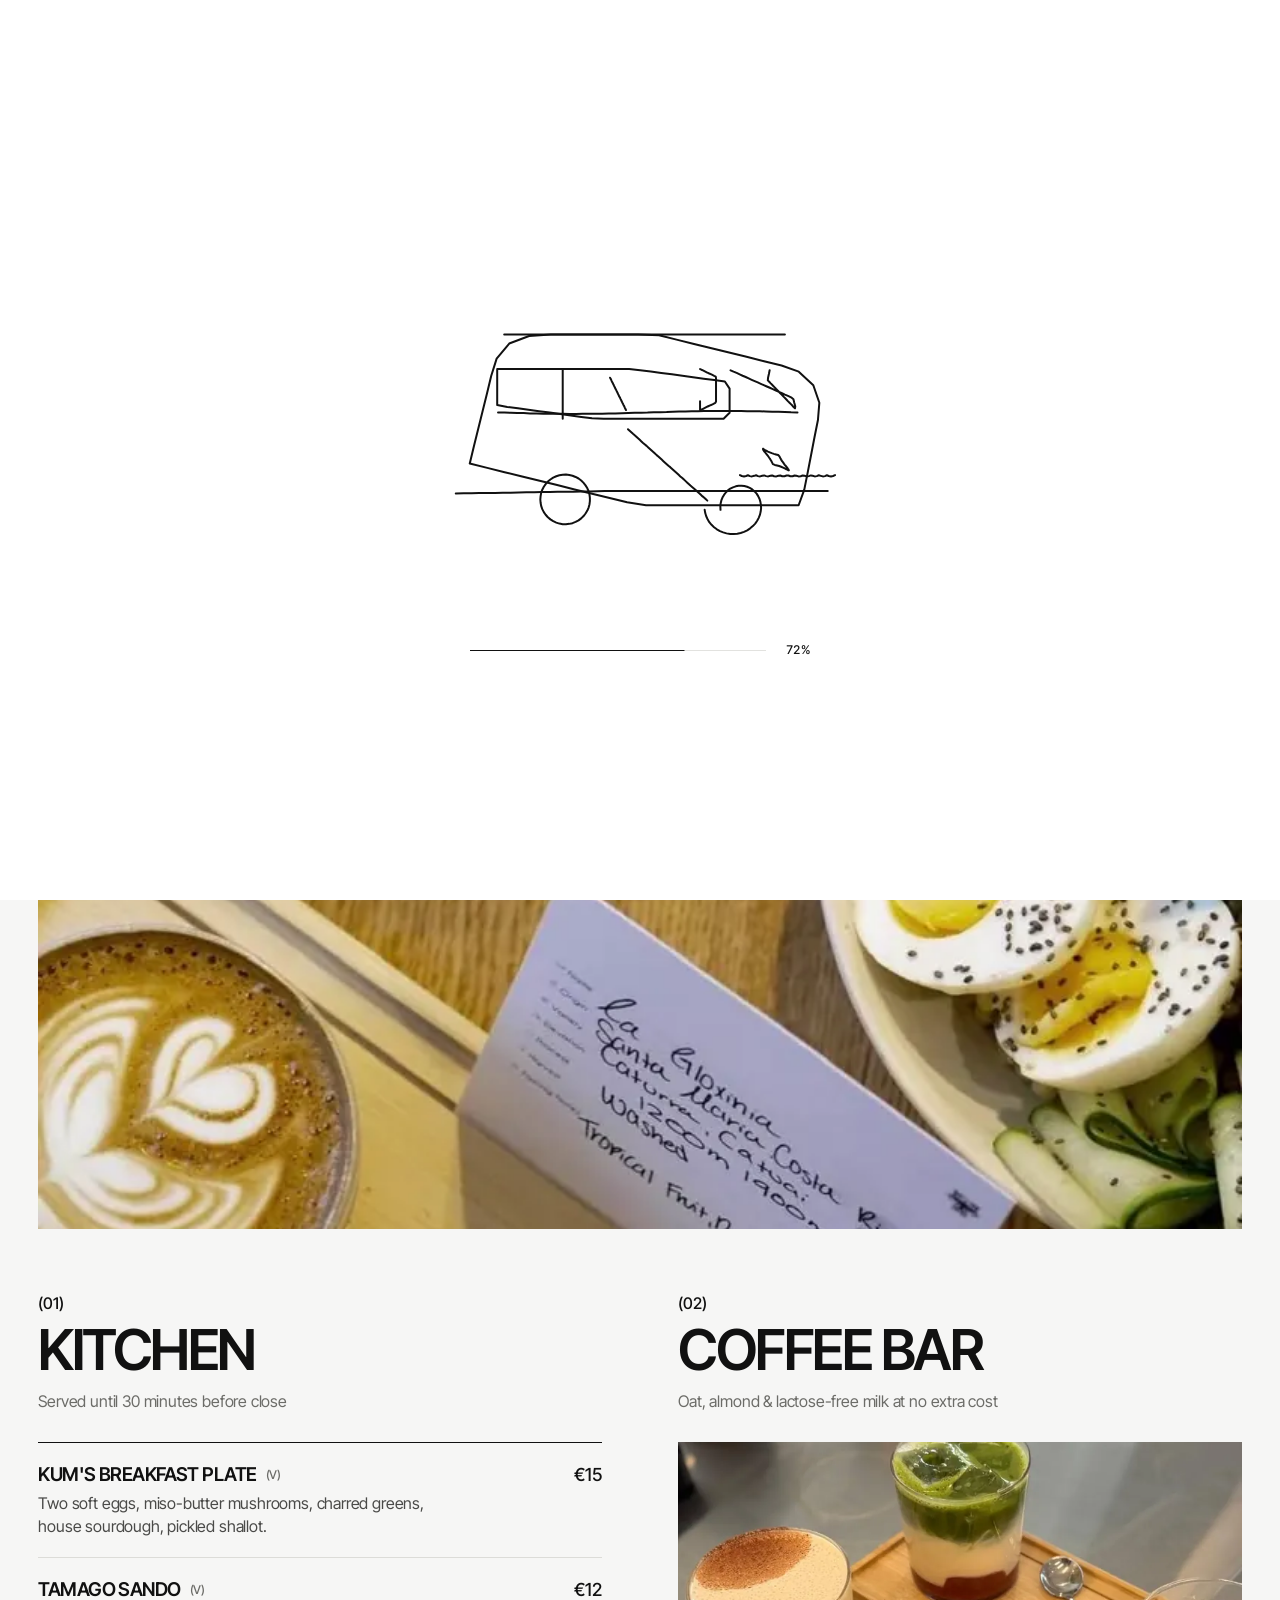
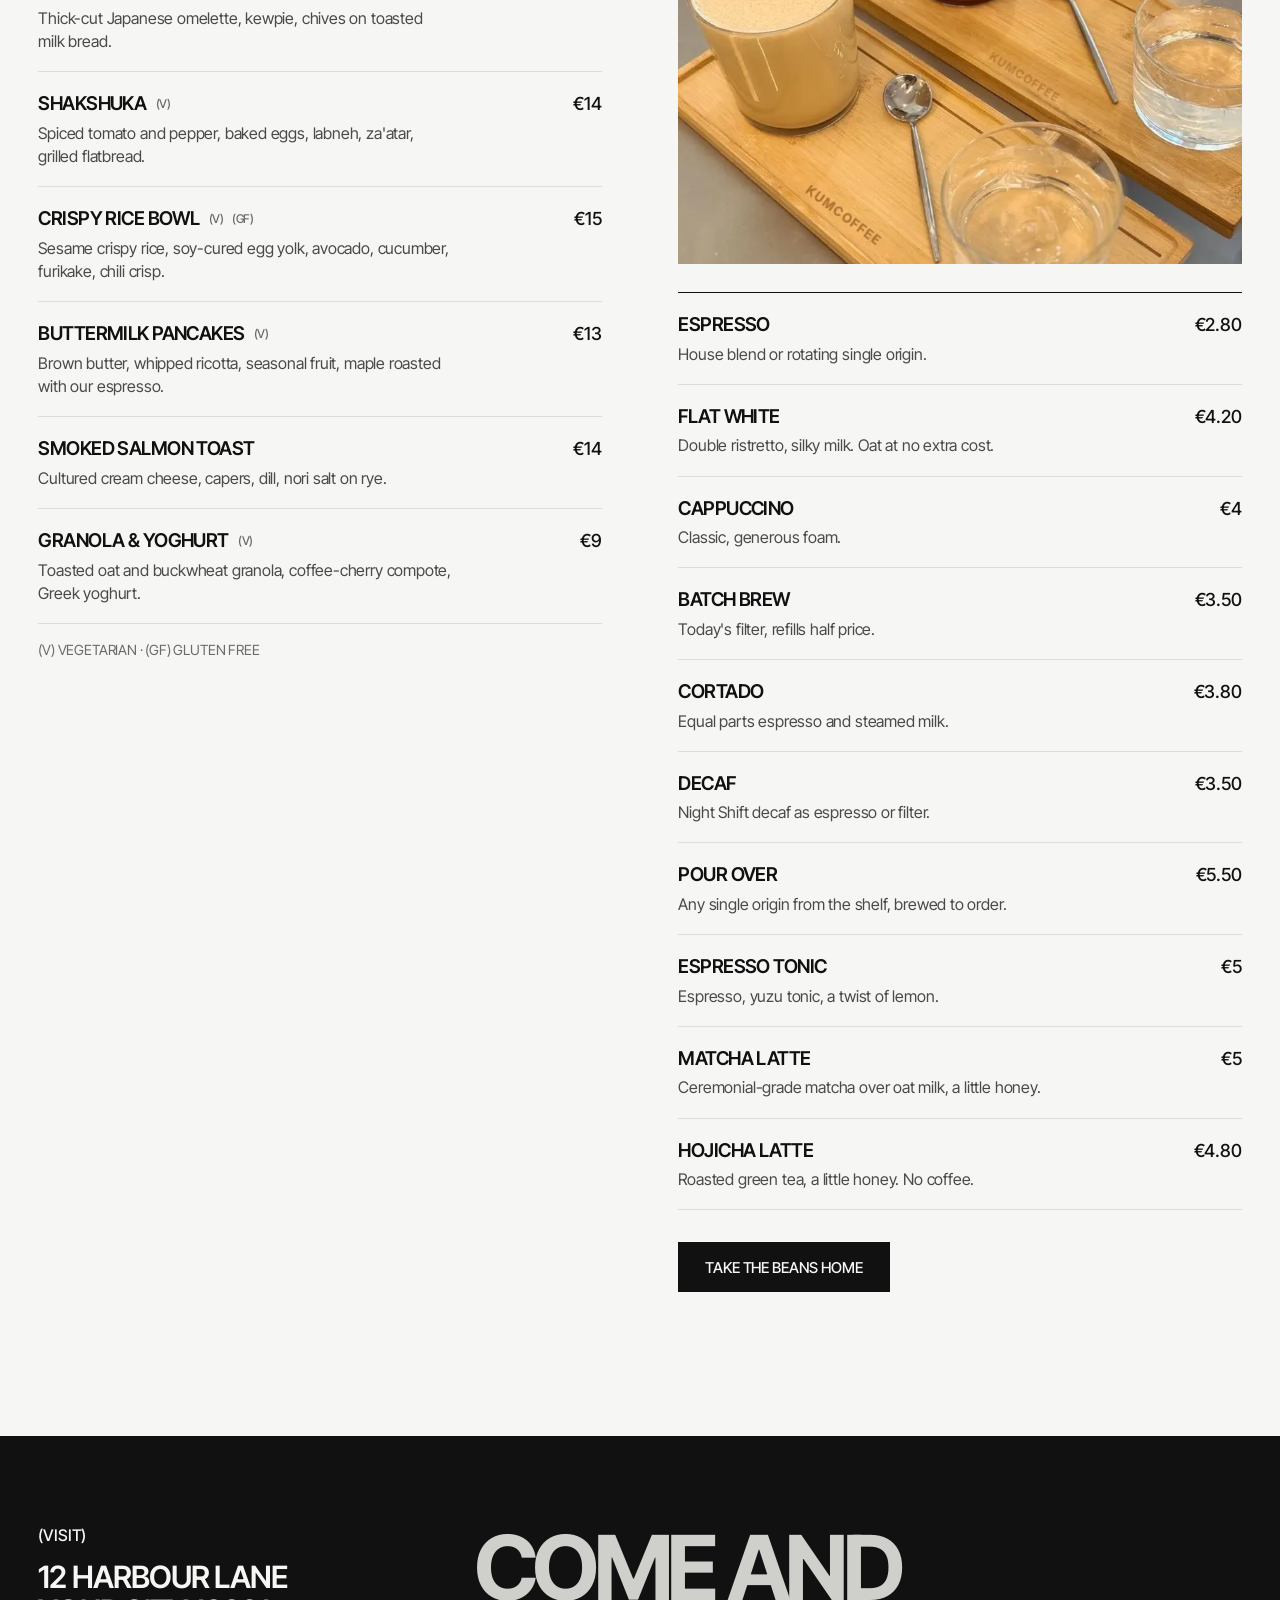
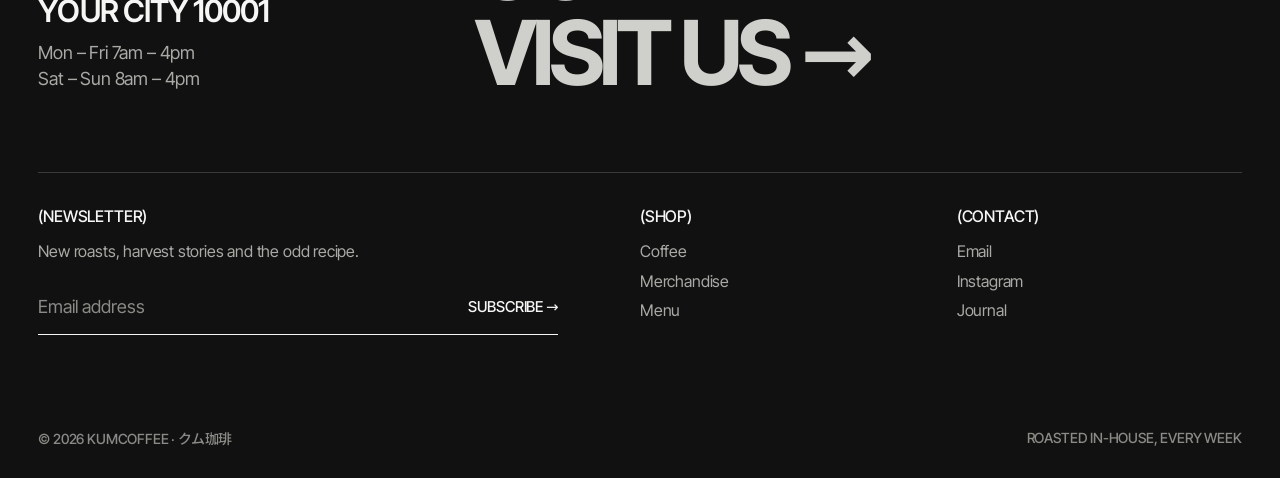
<file: menu.html>
<!doctype html>
<html lang="en" class="no-js">
<head>
<meta charset="utf-8">
<meta name="viewport" content="width=device-width, initial-scale=1">
<title>Menu — Kumcoffee</title>
<meta name="description" content="All-day breakfast and specialty coffee at Kumcoffee — coffee bar, roastery and kitchen.">
<meta name="theme-color" content="#f6f6f5">
<link rel="icon" href="data:image/svg+xml,%3Csvg%20class%3D%22brand-mark%22%20viewBox%3D%220%200%20100%20100%22%20aria-hidden%3D%22true%22%20xmlns%3D%22http%3A//www.w3.org/2000/svg%22%3E%3Cpath%20d%3D%22M68.78%2014.68%20L67.81%2013.84%20L66.80%2013.02%20L65.76%2012.23%20L64.69%2011.48%20L63.58%2010.75%20L62.44%2010.06%20L61.28%209.41%20L60.08%208.79%20L58.85%208.21%20L57.60%207.67%20L56.31%207.21%20L54.99%206.97%20L53.65%206.77%20L52.31%206.62%20L50.96%206.51%20L49.60%206.45%20L48.24%206.43%20L46.88%206.46%20L45.52%206.53%20L44.16%206.65%20L42.80%206.82%20L41.45%207.03%20L40.10%207.29%20L38.76%207.59%20L37.43%207.94%20L36.11%208.34%20L34.80%208.78%20L33.51%209.26%20L32.23%209.79%20L30.97%2010.36%20L29.73%2010.98%20L28.51%2011.63%20L27.31%2012.33%20L26.13%2013.07%20L24.98%2013.85%20L23.86%2014.67%20L22.76%2015.53%20L21.69%2016.43%20L20.65%2017.36%20L19.65%2018.32%20L18.67%2019.32%20L17.73%2020.35%20L16.83%2021.42%20L15.96%2022.51%20L15.13%2023.63%20L14.34%2024.78%20L13.58%2025.96%20L12.87%2027.16%20L12.19%2028.38%20L11.56%2029.63%20L10.97%2030.89%20L10.42%2032.18%20L9.92%2033.47%20L9.46%2034.79%20L9.04%2036.12%20L8.67%2037.46%20L8.34%2038.81%20L8.06%2040.17%20L7.82%2041.53%20L7.63%2042.90%20L7.48%2044.28%20L7.38%2045.66%20L7.32%2047.04%20L7.31%2048.41%20L7.34%2049.79%20L7.41%2051.16%20L7.53%2052.53%20L7.70%2053.89%20L7.90%2055.24%20L8.15%2056.58%20L8.45%2057.91%20L8.78%2059.22%20L9.15%2060.53%20L9.57%2061.81%20L10.02%2063.09%20L10.52%2064.34%20L11.05%2065.57%20L11.62%2066.79%20L12.22%2067.98%20L12.86%2069.15%20L13.54%2070.30%20L14.25%2071.43%20L14.99%2072.53%20L15.77%2073.60%20L16.57%2074.65%20L17.41%2075.66%20L18.27%2076.65%20L19.17%2077.62%20L20.09%2078.55%20L21.03%2079.45%20L22.00%2080.32%20L23.00%2081.15%20L24.02%2081.96%20L25.06%2082.73%20L26.12%2083.47%20L27.20%2084.17%20L28.30%2084.84%20L29.42%2085.47%20L30.56%2086.07%20L31.70%2086.66%20L32.86%2087.20%20L34.03%2087.71%20L35.22%2088.17%20L36.42%2088.60%20L37.63%2088.99%20L38.86%2089.35%20L40.09%2089.66%20L41.33%2089.93%20L42.58%2090.17%20L43.84%2090.37%20L45.09%2090.53%20L46.36%2090.65%20L47.62%2090.72%20L48.89%2090.77%20L50.16%2090.77%20L51.42%2090.73%20L52.68%2090.65%20L53.95%2090.53%20L55.20%2090.38%20L56.45%2090.18%20L57.70%2089.95%20L58.93%2089.68%20L60.16%2089.36%20L61.38%2089.01%20L62.58%2088.63%20L63.77%2088.20%20L64.95%2087.74%20L66.12%2087.24%20L67.27%2086.70%20L68.40%2086.13%20L69.52%2085.52%20L70.61%2084.88%20L71.69%2084.20%20L72.74%2083.49%20L73.77%2082.74%20L74.78%2081.96%20L75.76%2081.15%20L76.72%2080.31%20L77.65%2079.44%20L78.55%2078.53%20L79.42%2077.60%20L80.26%2076.64%20L81.08%2075.65%20L81.86%2074.64%20L82.61%2073.60%20L83.32%2072.54%20L84.00%2071.46%20L84.65%2070.35%20L85.26%2069.22%20L85.83%2068.07%20L86.36%2066.91%20L86.86%2065.72%20L87.32%2064.52%20L87.74%2063.31%20L88.12%2062.08%20L88.46%2060.85%20L88.76%2059.60%20L89.01%2058.34%20L89.23%2057.08%20L89.41%2055.81%20L89.54%2054.53%20L89.63%2053.25%20L89.68%2051.97%20L89.68%2050.69%20L89.65%2049.41%20L89.57%2048.14%20L89.45%2046.86%20L89.29%2045.60%20L89.09%2044.34%20L88.84%2043.09%20L88.56%2041.85%20L88.23%2040.62%20L87.87%2039.41%20L87.46%2038.21%20L87.02%2037.02%20L86.54%2035.86%20L86.02%2034.71%20L85.46%2033.58%20L84.87%2032.47%20L84.24%2031.39%20L83.18%2031.95%20L83.70%2033.05%20L84.18%2034.16%20L84.63%2035.28%20L85.04%2036.42%20L85.41%2037.57%20L85.74%2038.74%20L86.04%2039.91%20L86.29%2041.09%20L86.51%2042.27%20L86.68%2043.47%20L86.82%2044.66%20L86.92%2045.86%20L86.98%2047.06%20L87.00%2048.25%20L86.98%2049.45%20L86.92%2050.64%20L86.82%2051.83%20L86.68%2053.01%20L86.51%2054.19%20L86.30%2055.36%20L86.05%2056.51%20L85.76%2057.66%20L85.43%2058.79%20L85.08%2059.91%20L84.68%2061.02%20L84.25%2062.10%20L83.79%2063.18%20L83.29%2064.23%20L82.76%2065.26%20L82.20%2066.28%20L81.61%2067.27%20L80.99%2068.24%20L80.34%2069.19%20L79.66%2070.11%20L78.95%2071.01%20L78.22%2071.88%20L77.46%2072.73%20L76.68%2073.55%20L75.88%2074.34%20L75.05%2075.10%20L74.20%2075.84%20L73.33%2076.54%20L72.44%2077.22%20L71.54%2077.86%20L70.61%2078.48%20L69.68%2079.06%20L68.72%2079.61%20L67.75%2080.13%20L66.77%2080.62%20L65.78%2081.08%20L64.77%2081.50%20L63.76%2081.89%20L62.74%2082.25%20L61.71%2082.58%20L60.67%2082.87%20L59.63%2083.14%20L58.58%2083.37%20L57.52%2083.56%20L56.47%2083.73%20L55.41%2083.86%20L54.35%2083.96%20L53.29%2084.02%20L52.24%2084.06%20L51.18%2084.06%20L50.12%2084.03%20L49.07%2083.97%20L48.02%2083.88%20L46.98%2083.76%20L45.94%2083.60%20L44.91%2083.42%20L43.88%2083.21%20L42.87%2082.96%20L41.86%2082.69%20L40.86%2082.39%20L39.87%2082.06%20L38.89%2081.70%20L37.92%2081.31%20L36.96%2080.90%20L36.01%2080.45%20L35.08%2079.99%20L34.16%2079.50%20L33.26%2078.96%20L32.38%2078.39%20L31.52%2077.80%20L30.67%2077.19%20L29.85%2076.55%20L29.04%2075.88%20L28.25%2075.19%20L27.48%2074.48%20L26.74%2073.74%20L26.01%2072.98%20L25.31%2072.20%20L24.63%2071.40%20L23.97%2070.58%20L23.34%2069.74%20L22.73%2068.88%20L22.15%2068.00%20L21.59%2067.10%20L21.06%2066.18%20L20.56%2065.25%20L20.08%2064.31%20L19.63%2063.34%20L19.21%2062.37%20L18.82%2061.38%20L18.45%2060.37%20L18.12%2059.36%20L17.82%2058.33%20L17.55%2057.30%20L17.30%2056.25%20L17.09%2055.20%20L16.91%2054.13%20L16.77%2053.07%20L16.65%2051.99%20L16.57%2050.92%20L16.52%2049.83%20L16.51%2048.75%20L16.52%2047.66%20L16.57%2046.58%20L16.66%2045.49%20L16.77%2044.41%20L16.92%2043.33%20L17.11%2042.25%20L17.33%2041.18%20L17.58%2040.11%20L17.87%2039.05%20L18.18%2038.00%20L18.54%2036.96%20L18.92%2035.93%20L19.34%2034.91%20L19.79%2033.90%20L20.27%2032.91%20L20.79%2031.93%20L21.33%2030.97%20L21.91%2030.03%20L22.52%2029.10%20L23.15%2028.19%20L23.82%2027.31%20L24.51%2026.44%20L25.24%2025.60%20L25.99%2024.78%20L26.76%2023.99%20L27.57%2023.22%20L28.39%2022.48%20L29.24%2021.77%20L30.12%2021.08%20L31.01%2020.42%20L31.93%2019.80%20L32.87%2019.20%20L33.83%2018.64%20L34.80%2018.10%20L35.80%2017.60%20L36.81%2017.13%20L37.83%2016.70%20L38.87%2016.30%20L39.92%2015.94%20L40.98%2015.61%20L42.05%2015.31%20L43.13%2015.06%20L44.22%2014.84%20L45.31%2014.65%20L46.41%2014.50%20L47.52%2014.39%20L48.63%2014.32%20L49.73%2014.28%20L50.84%2014.28%20L51.95%2014.32%20L53.06%2014.39%20L54.16%2014.50%20L55.26%2014.65%20L56.38%2014.65%20L57.52%2014.65%20L58.66%2014.70%20L59.81%2014.78%20L60.95%2014.90%20L62.11%2015.05%20L63.26%2015.25%20L64.41%2015.49%20L65.56%2015.77%20L66.70%2016.09%20L67.84%2016.45%20Z%22%20fill%3D%22%23141414%22/%3E%3Ccircle%20cx%3D%2250%22%20cy%3D%2250%22%20r%3D%228.5%22%20fill%3D%22%23c8402c%22/%3E%3C/svg%3E">
<link rel="preload" as="font" type="font/woff2" href="fonts/inter-tight-latin.woff2" crossorigin>
<link rel="preload" as="style" href="https://fonts.googleapis.com/css2?family=Noto+Sans+JP:wght@400&text=%E3%82%AF%E3%83%A0%E7%8F%88%E7%90%B2&display=swap" onload="this.onload=null;this.rel='stylesheet'">
<noscript><link rel="stylesheet" href="https://fonts.googleapis.com/css2?family=Noto+Sans+JP:wght@400&text=%E3%82%AF%E3%83%A0%E7%8F%88%E7%90%B2&display=swap"></noscript>
<script>/* skip the opening animation for return visits and reduced motion, before first paint */
try { if (sessionStorage.getItem("kum-intro") === "1" || matchMedia("(prefers-reduced-motion: reduce)").matches) document.documentElement.classList.add("intro-skip"); } catch (e) {}
</script>
<link rel="stylesheet" href="css/style.css">
</head>
<body>
<div id="intro" class="intro" aria-hidden="true">
  <svg class="intro-art" viewBox="0 0 400 260"></svg>
  <div class="intro-meter"><span class="intro-bar"><i></i></span><span class="intro-pct">0%</span></div>
</div>
<noscript><style>#intro { display: none; }</style></noscript>
<script src="js/intro.js" defer></script>
<a class="skip-link" href="#main">Skip to content</a>
<header class="site-header">
  <div class="ticker ticker--bar" data-ticker role="region"></div>
  <div class="wrap">
    <a class="brand" href="index.html">
      <svg class="brand-mark" viewBox="0 0 100 100" aria-hidden="true"><path d="M68.78 14.68 L67.81 13.84 L66.80 13.02 L65.76 12.23 L64.69 11.48 L63.58 10.75 L62.44 10.06 L61.28 9.41 L60.08 8.79 L58.85 8.21 L57.60 7.67 L56.31 7.21 L54.99 6.97 L53.65 6.77 L52.31 6.62 L50.96 6.51 L49.60 6.45 L48.24 6.43 L46.88 6.46 L45.52 6.53 L44.16 6.65 L42.80 6.82 L41.45 7.03 L40.10 7.29 L38.76 7.59 L37.43 7.94 L36.11 8.34 L34.80 8.78 L33.51 9.26 L32.23 9.79 L30.97 10.36 L29.73 10.98 L28.51 11.63 L27.31 12.33 L26.13 13.07 L24.98 13.85 L23.86 14.67 L22.76 15.53 L21.69 16.43 L20.65 17.36 L19.65 18.32 L18.67 19.32 L17.73 20.35 L16.83 21.42 L15.96 22.51 L15.13 23.63 L14.34 24.78 L13.58 25.96 L12.87 27.16 L12.19 28.38 L11.56 29.63 L10.97 30.89 L10.42 32.18 L9.92 33.47 L9.46 34.79 L9.04 36.12 L8.67 37.46 L8.34 38.81 L8.06 40.17 L7.82 41.53 L7.63 42.90 L7.48 44.28 L7.38 45.66 L7.32 47.04 L7.31 48.41 L7.34 49.79 L7.41 51.16 L7.53 52.53 L7.70 53.89 L7.90 55.24 L8.15 56.58 L8.45 57.91 L8.78 59.22 L9.15 60.53 L9.57 61.81 L10.02 63.09 L10.52 64.34 L11.05 65.57 L11.62 66.79 L12.22 67.98 L12.86 69.15 L13.54 70.30 L14.25 71.43 L14.99 72.53 L15.77 73.60 L16.57 74.65 L17.41 75.66 L18.27 76.65 L19.17 77.62 L20.09 78.55 L21.03 79.45 L22.00 80.32 L23.00 81.15 L24.02 81.96 L25.06 82.73 L26.12 83.47 L27.20 84.17 L28.30 84.84 L29.42 85.47 L30.56 86.07 L31.70 86.66 L32.86 87.20 L34.03 87.71 L35.22 88.17 L36.42 88.60 L37.63 88.99 L38.86 89.35 L40.09 89.66 L41.33 89.93 L42.58 90.17 L43.84 90.37 L45.09 90.53 L46.36 90.65 L47.62 90.72 L48.89 90.77 L50.16 90.77 L51.42 90.73 L52.68 90.65 L53.95 90.53 L55.20 90.38 L56.45 90.18 L57.70 89.95 L58.93 89.68 L60.16 89.36 L61.38 89.01 L62.58 88.63 L63.77 88.20 L64.95 87.74 L66.12 87.24 L67.27 86.70 L68.40 86.13 L69.52 85.52 L70.61 84.88 L71.69 84.20 L72.74 83.49 L73.77 82.74 L74.78 81.96 L75.76 81.15 L76.72 80.31 L77.65 79.44 L78.55 78.53 L79.42 77.60 L80.26 76.64 L81.08 75.65 L81.86 74.64 L82.61 73.60 L83.32 72.54 L84.00 71.46 L84.65 70.35 L85.26 69.22 L85.83 68.07 L86.36 66.91 L86.86 65.72 L87.32 64.52 L87.74 63.31 L88.12 62.08 L88.46 60.85 L88.76 59.60 L89.01 58.34 L89.23 57.08 L89.41 55.81 L89.54 54.53 L89.63 53.25 L89.68 51.97 L89.68 50.69 L89.65 49.41 L89.57 48.14 L89.45 46.86 L89.29 45.60 L89.09 44.34 L88.84 43.09 L88.56 41.85 L88.23 40.62 L87.87 39.41 L87.46 38.21 L87.02 37.02 L86.54 35.86 L86.02 34.71 L85.46 33.58 L84.87 32.47 L84.24 31.39 L83.18 31.95 L83.70 33.05 L84.18 34.16 L84.63 35.28 L85.04 36.42 L85.41 37.57 L85.74 38.74 L86.04 39.91 L86.29 41.09 L86.51 42.27 L86.68 43.47 L86.82 44.66 L86.92 45.86 L86.98 47.06 L87.00 48.25 L86.98 49.45 L86.92 50.64 L86.82 51.83 L86.68 53.01 L86.51 54.19 L86.30 55.36 L86.05 56.51 L85.76 57.66 L85.43 58.79 L85.08 59.91 L84.68 61.02 L84.25 62.10 L83.79 63.18 L83.29 64.23 L82.76 65.26 L82.20 66.28 L81.61 67.27 L80.99 68.24 L80.34 69.19 L79.66 70.11 L78.95 71.01 L78.22 71.88 L77.46 72.73 L76.68 73.55 L75.88 74.34 L75.05 75.10 L74.20 75.84 L73.33 76.54 L72.44 77.22 L71.54 77.86 L70.61 78.48 L69.68 79.06 L68.72 79.61 L67.75 80.13 L66.77 80.62 L65.78 81.08 L64.77 81.50 L63.76 81.89 L62.74 82.25 L61.71 82.58 L60.67 82.87 L59.63 83.14 L58.58 83.37 L57.52 83.56 L56.47 83.73 L55.41 83.86 L54.35 83.96 L53.29 84.02 L52.24 84.06 L51.18 84.06 L50.12 84.03 L49.07 83.97 L48.02 83.88 L46.98 83.76 L45.94 83.60 L44.91 83.42 L43.88 83.21 L42.87 82.96 L41.86 82.69 L40.86 82.39 L39.87 82.06 L38.89 81.70 L37.92 81.31 L36.96 80.90 L36.01 80.45 L35.08 79.99 L34.16 79.50 L33.26 78.96 L32.38 78.39 L31.52 77.80 L30.67 77.19 L29.85 76.55 L29.04 75.88 L28.25 75.19 L27.48 74.48 L26.74 73.74 L26.01 72.98 L25.31 72.20 L24.63 71.40 L23.97 70.58 L23.34 69.74 L22.73 68.88 L22.15 68.00 L21.59 67.10 L21.06 66.18 L20.56 65.25 L20.08 64.31 L19.63 63.34 L19.21 62.37 L18.82 61.38 L18.45 60.37 L18.12 59.36 L17.82 58.33 L17.55 57.30 L17.30 56.25 L17.09 55.20 L16.91 54.13 L16.77 53.07 L16.65 51.99 L16.57 50.92 L16.52 49.83 L16.51 48.75 L16.52 47.66 L16.57 46.58 L16.66 45.49 L16.77 44.41 L16.92 43.33 L17.11 42.25 L17.33 41.18 L17.58 40.11 L17.87 39.05 L18.18 38.00 L18.54 36.96 L18.92 35.93 L19.34 34.91 L19.79 33.90 L20.27 32.91 L20.79 31.93 L21.33 30.97 L21.91 30.03 L22.52 29.10 L23.15 28.19 L23.82 27.31 L24.51 26.44 L25.24 25.60 L25.99 24.78 L26.76 23.99 L27.57 23.22 L28.39 22.48 L29.24 21.77 L30.12 21.08 L31.01 20.42 L31.93 19.80 L32.87 19.20 L33.83 18.64 L34.80 18.10 L35.80 17.60 L36.81 17.13 L37.83 16.70 L38.87 16.30 L39.92 15.94 L40.98 15.61 L42.05 15.31 L43.13 15.06 L44.22 14.84 L45.31 14.65 L46.41 14.50 L47.52 14.39 L48.63 14.32 L49.73 14.28 L50.84 14.28 L51.95 14.32 L53.06 14.39 L54.16 14.50 L55.26 14.65 L56.38 14.65 L57.52 14.65 L58.66 14.70 L59.81 14.78 L60.95 14.90 L62.11 15.05 L63.26 15.25 L64.41 15.49 L65.56 15.77 L66.70 16.09 L67.84 16.45 Z" fill="#141414"/><circle cx="50" cy="50" r="8.5" fill="#c8402c"/></svg>
      <span class="brand-name">Kumcoffee</span>
      <span class="brand-jp" lang="ja">クム珈琲</span>
    </a>
    <div class="header-actions">
      <button class="cart-btn" data-cart-open>Cart <span class="cart-count">0</span></button>
      <button class="menu-toggle" aria-controls="site-nav" aria-expanded="false" aria-label="Menu"><span></span><span></span><span></span></button>
    </div>
  </div>
  <nav class="nav" id="site-nav" aria-label="Main">
    <div class="nav-links">
        <a href="index.html"><small>(01)</small>Home</a>
        <a href="shop.html"><small>(02)</small>Shop</a>
        <a href="menu.html" aria-current="page"><small>(03)</small>Menu</a>
        <a href="origins.html"><small>(04)</small>Origins</a>
        <a href="about.html"><small>(05)</small>Roastery</a>
        <a href="journal.html"><small>(06)</small>Journal</a>
    </div>
    <div class="nav-info">
      <div><span class="label">Visit</span>12 Harbour Lane<br>Your City 10001</div>
      <div><span class="label">Hours</span>Mon – Fri 7:00 – 16:00<br>Sat – Sun 8:00 – 16:00</div>
      <div><span class="label">Contact</span>hello@kumcoffee.example<br>Instagram</div>
    </div>
  </nav>
</header>
<main id="main">
<section class="page-head">
  <div class="wrap">
    <span class="label">(Menu)</span>
    <h1 class="display">Breakfast<br>all day.</h1>
    <p class="lede">A short menu cooked from scratch every morning. Bread from our neighbours, eggs from a farm an hour away, coffee from our own roaster.</p>
    <div class="figure figure--wide reveal" style="margin-top:48px"><img src="img/breakfast-table.webp" srcset="img/breakfast-table-800.webp 800w, img/breakfast-table.webp 1180w" sizes="(max-width: 860px) 100vw, 60vw" width="1180" height="1460" alt="Breakfast on the table: toast, a salad bowl with soft eggs and a flat white" style="object-position:center 50%" fetchpriority="high" decoding="async"></div>
  </div>
</section>

<section class="section" style="padding-top:0">
  <div class="wrap menu-grid">
    <div class="menu-block">
      <span class="label">(01)</span>
      <h2 class="h2">Kitchen</h2>
      <p>Served until 30 minutes before close</p>
      <ul class="menu-items" data-menu="breakfast"></ul>
      <p class="muted" style="margin-top:16px;font-size:14px;text-transform:uppercase">(V) vegetarian · (GF) gluten free</p>
    </div>
    <div class="menu-block">
      <span class="label">(02)</span>
      <h2 class="h2">Coffee bar</h2>
      <p>Oat, almond &amp; lactose-free milk at no extra cost</p>
      <div class="figure figure--photo" style="margin-bottom:28px"><img src="img/drinks.webp" srcset="img/drinks-800.webp 800w, img/drinks.webp 1175w" sizes="(max-width: 860px) 100vw, 60vw" width="1175" height="988" alt="A latte and an iced matcha on wooden serving trays" style="object-position:center" loading="lazy" decoding="async"></div>
      <ul class="menu-items" data-menu="coffee"></ul>
      <p style="margin-top:32px"><a class="btn" href="shop.html#coffee">Take the beans home</a></p>
    </div>
  </div>
</section>
</main>
<footer class="site-footer">
  <div class="wrap">
    <div class="footer-top" id="visit">
      <div class="footer-visit">
        <span class="label">(Visit)</span>
        <address>12 Harbour Lane<br>Your City 10001</address>
        <p>Mon – Fri 7am – 4pm<br>Sat – Sun 8am – 4pm</p>
      </div>
      <a class="footer-statement" href="https://maps.google.com" rel="noopener">Come and<br>visit us →</a>
    </div>
    <div class="footer-grid">
      <div>
        <h2>(Newsletter)</h2>
        <p>New roasts, harvest stories and the odd recipe.</p>
        <form class="signup" data-signup novalidate>
          <label for="footer-email" style="position:absolute;left:-9999px">Email</label>
          <input id="footer-email" type="email" placeholder="Email address" autocomplete="email">
          <button class="btn" type="submit">Subscribe →</button>
        </form>
        <div class="form-note" aria-live="polite"></div>
      </div>
      <div>
        <h2>(Shop)</h2>
        <ul>
          <li><a href="shop.html#coffee">Coffee</a></li>
          <li><a href="shop.html#apparel">Merchandise</a></li>
          <li><a href="menu.html">Menu</a></li>
        </ul>
      </div>
      <div>
        <h2>(Contact)</h2>
        <ul>
          <li><a href="mailto:hello@kumcoffee.example">Email</a></li>
          <li><a href="https://instagram.com" rel="noopener">Instagram</a></li>
          <li><a href="journal.html">Journal</a></li>
        </ul>
      </div>
    </div>
    <div class="footer-base">
      <span>© <span data-year>2026</span> Kumcoffee · <span lang="ja" class="jp">クム珈琲</span></span>
      <span>Roasted in-house, every week</span>
    </div>
  </div>
</footer>
<script src="js/data.js"></script>
<script src="js/main.js"></script>
</body>
</html>
</file>
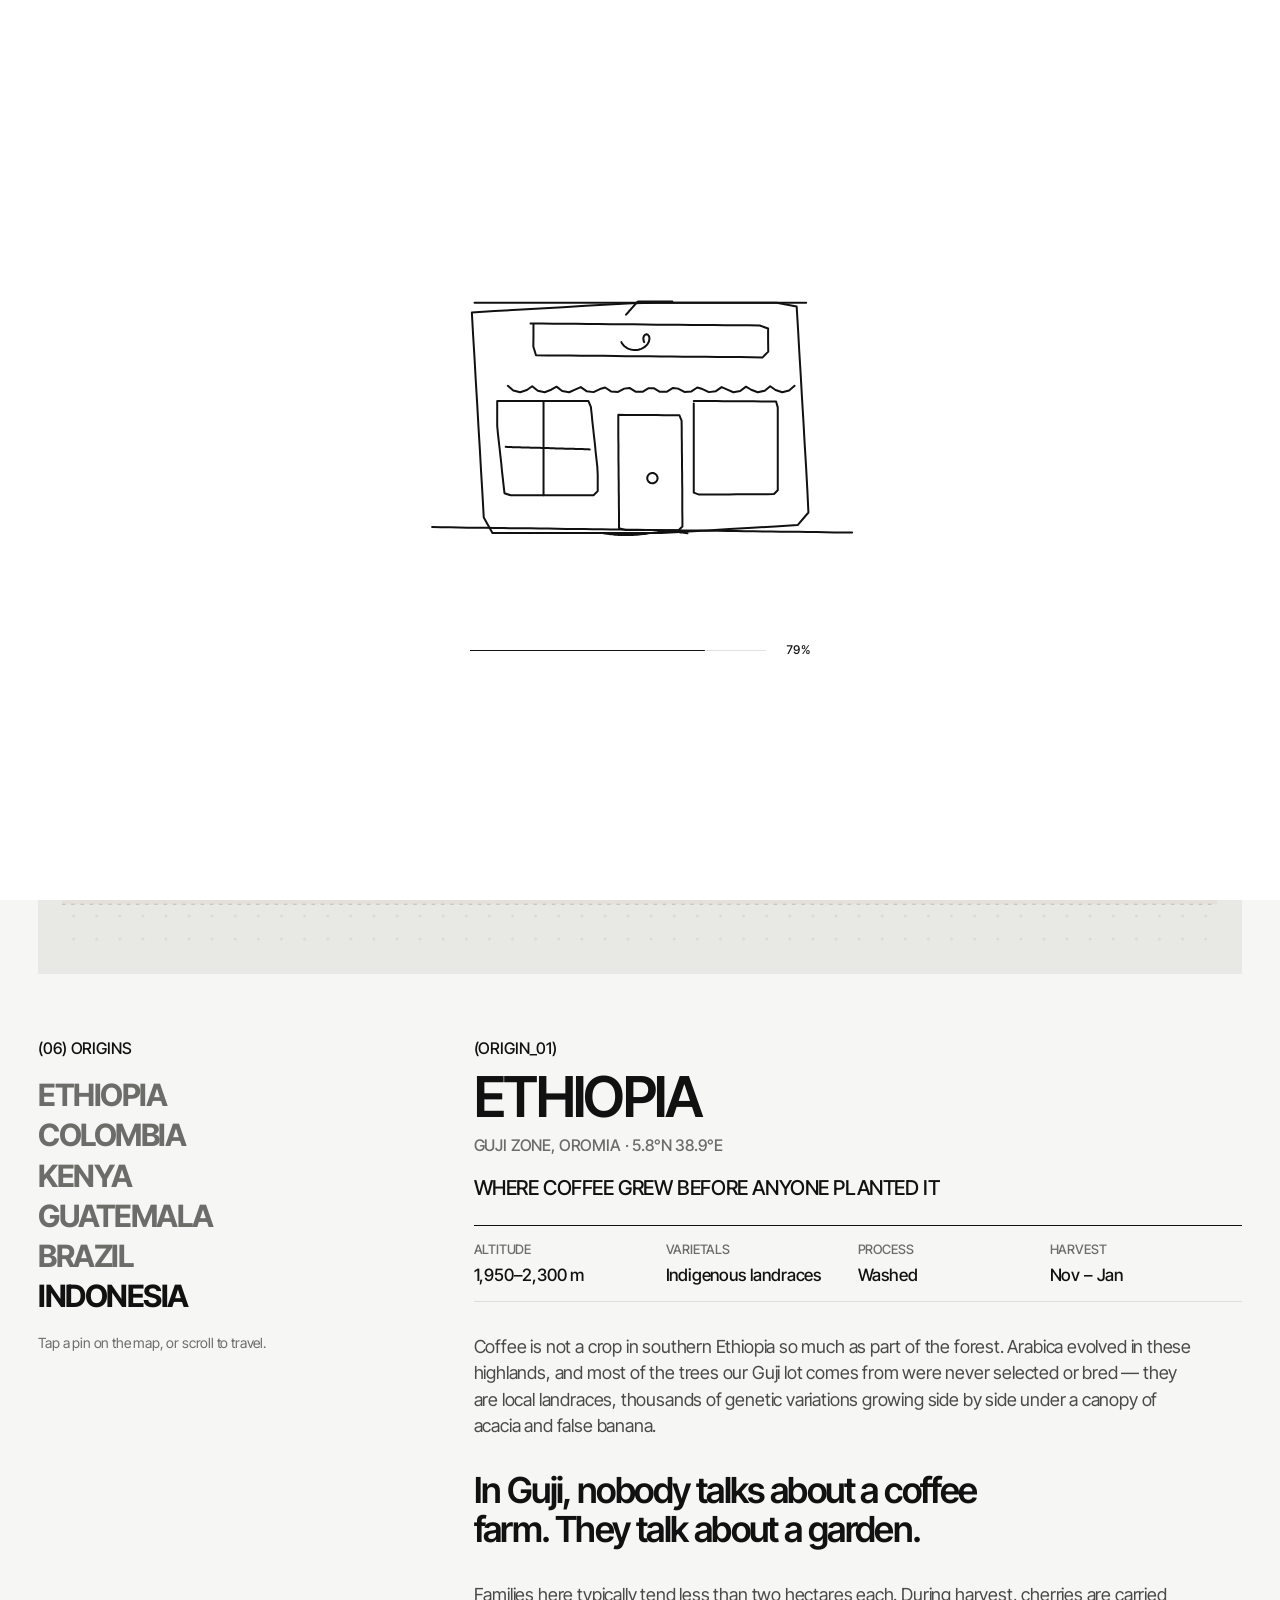
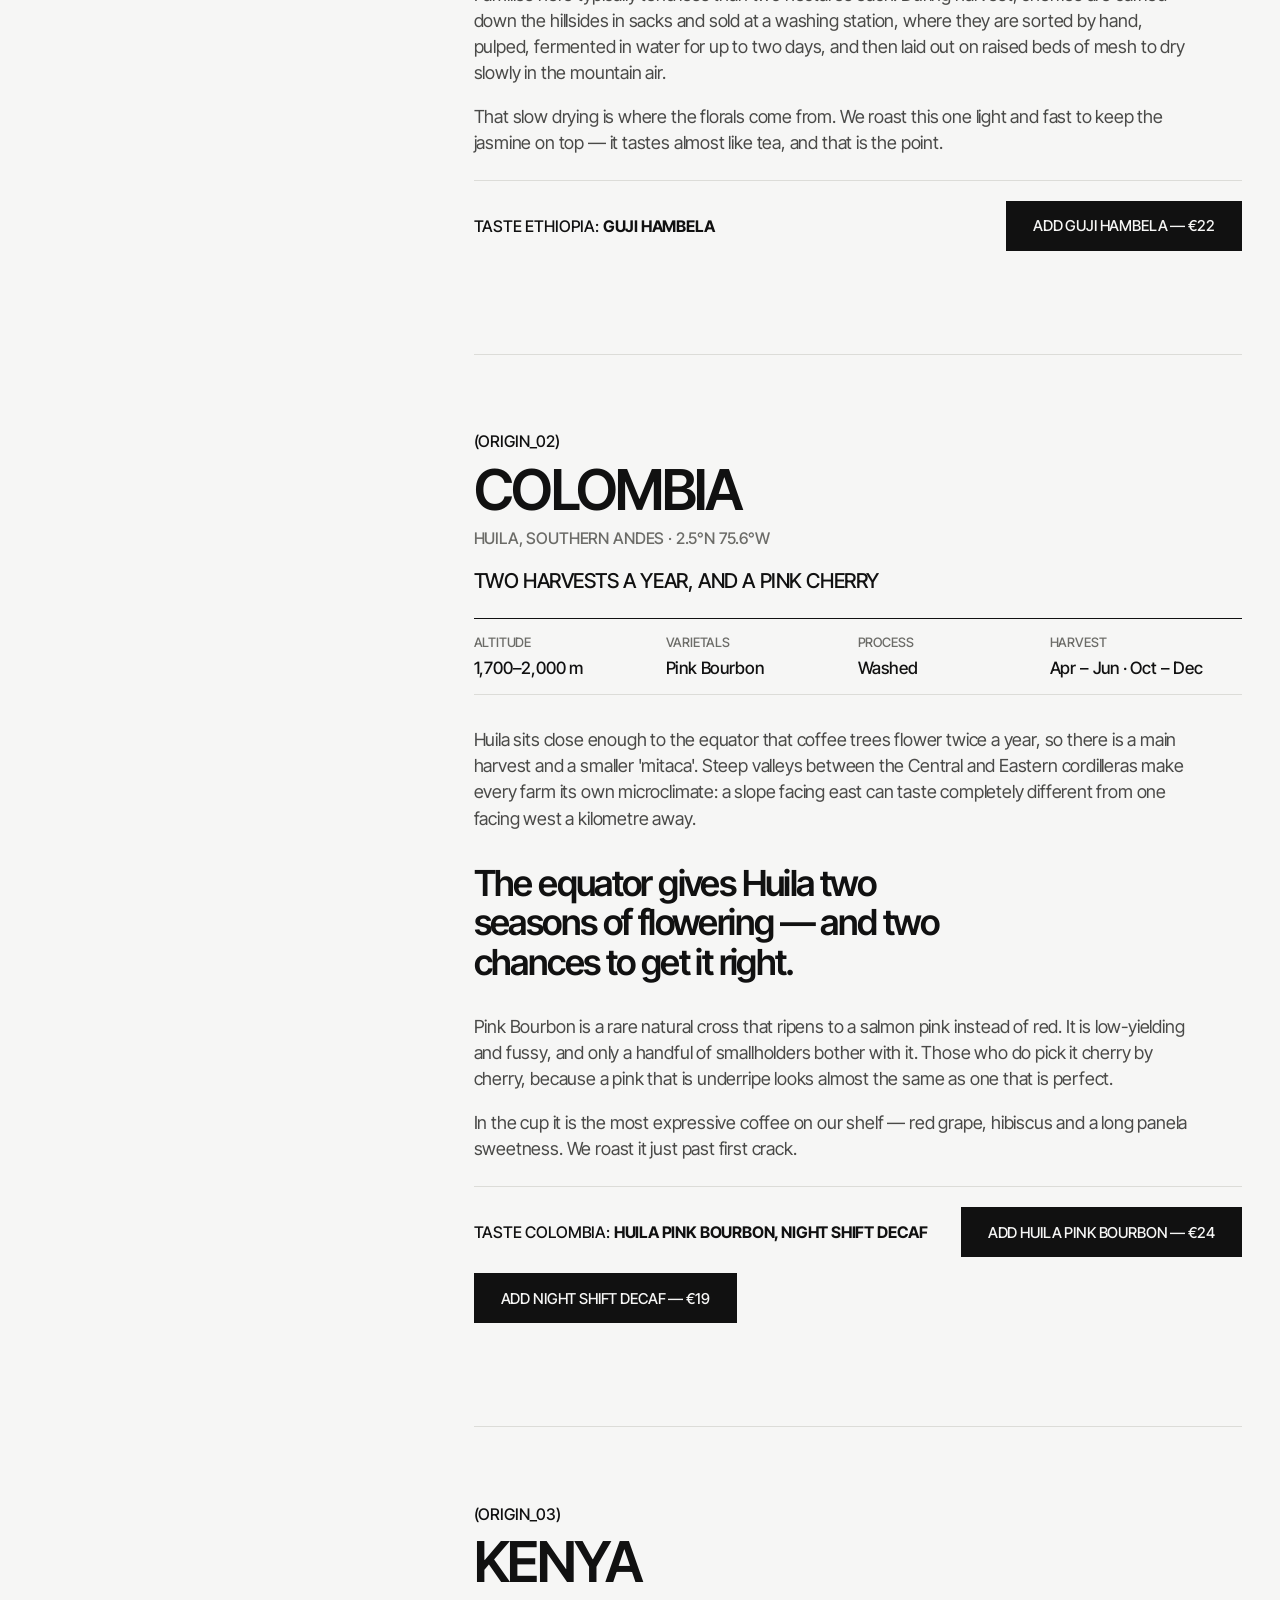
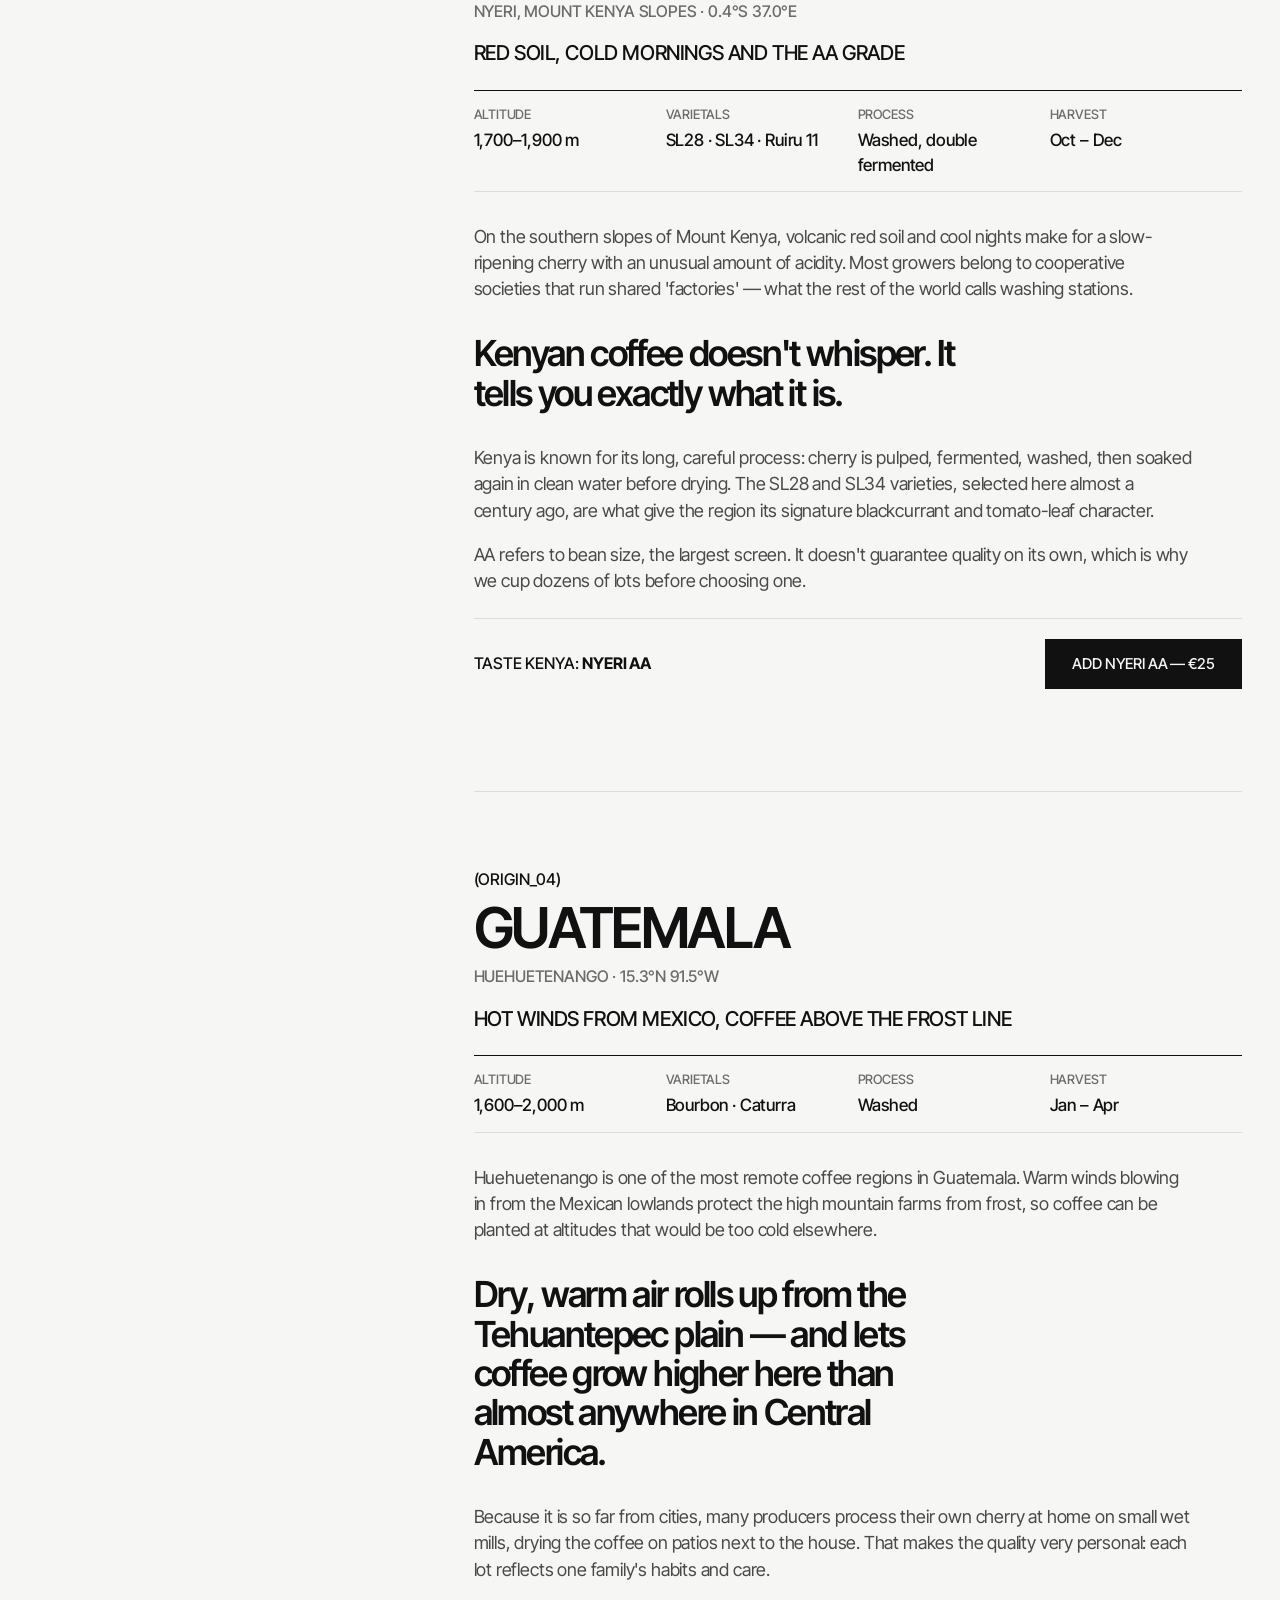
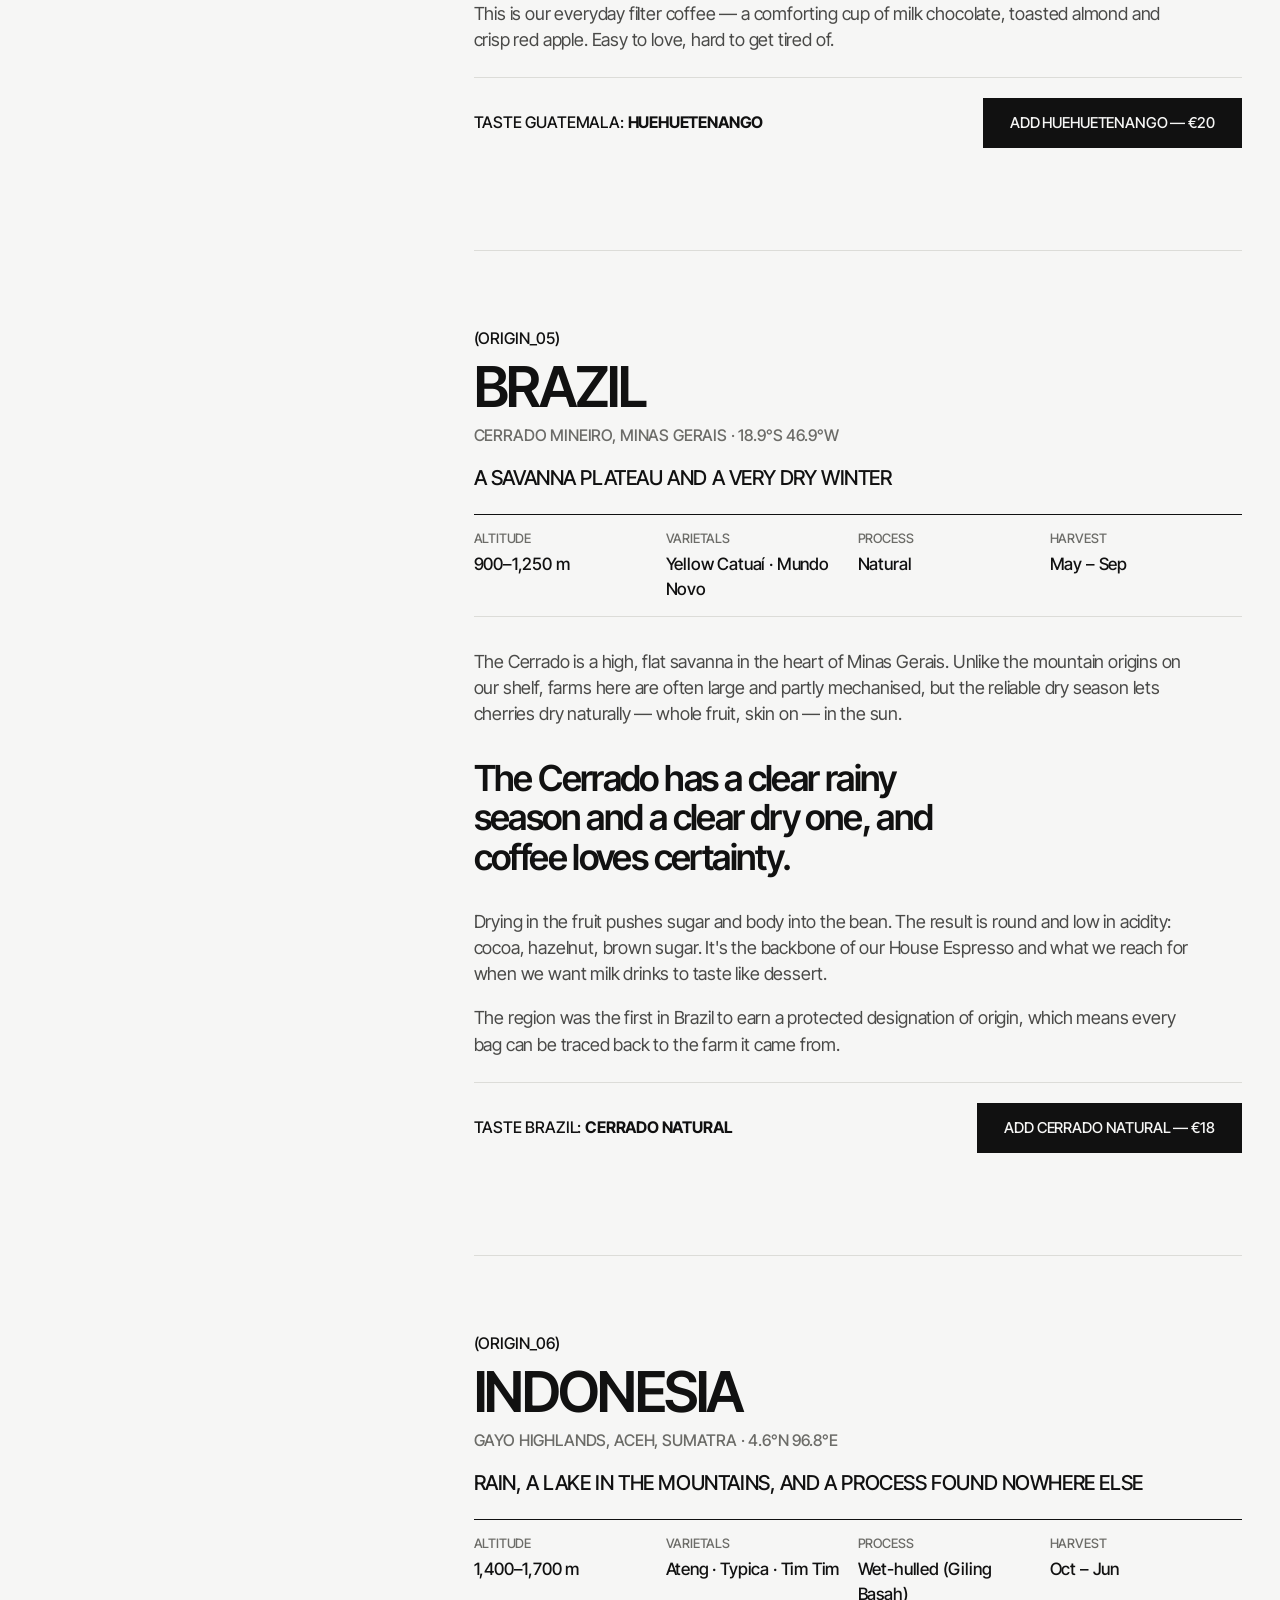
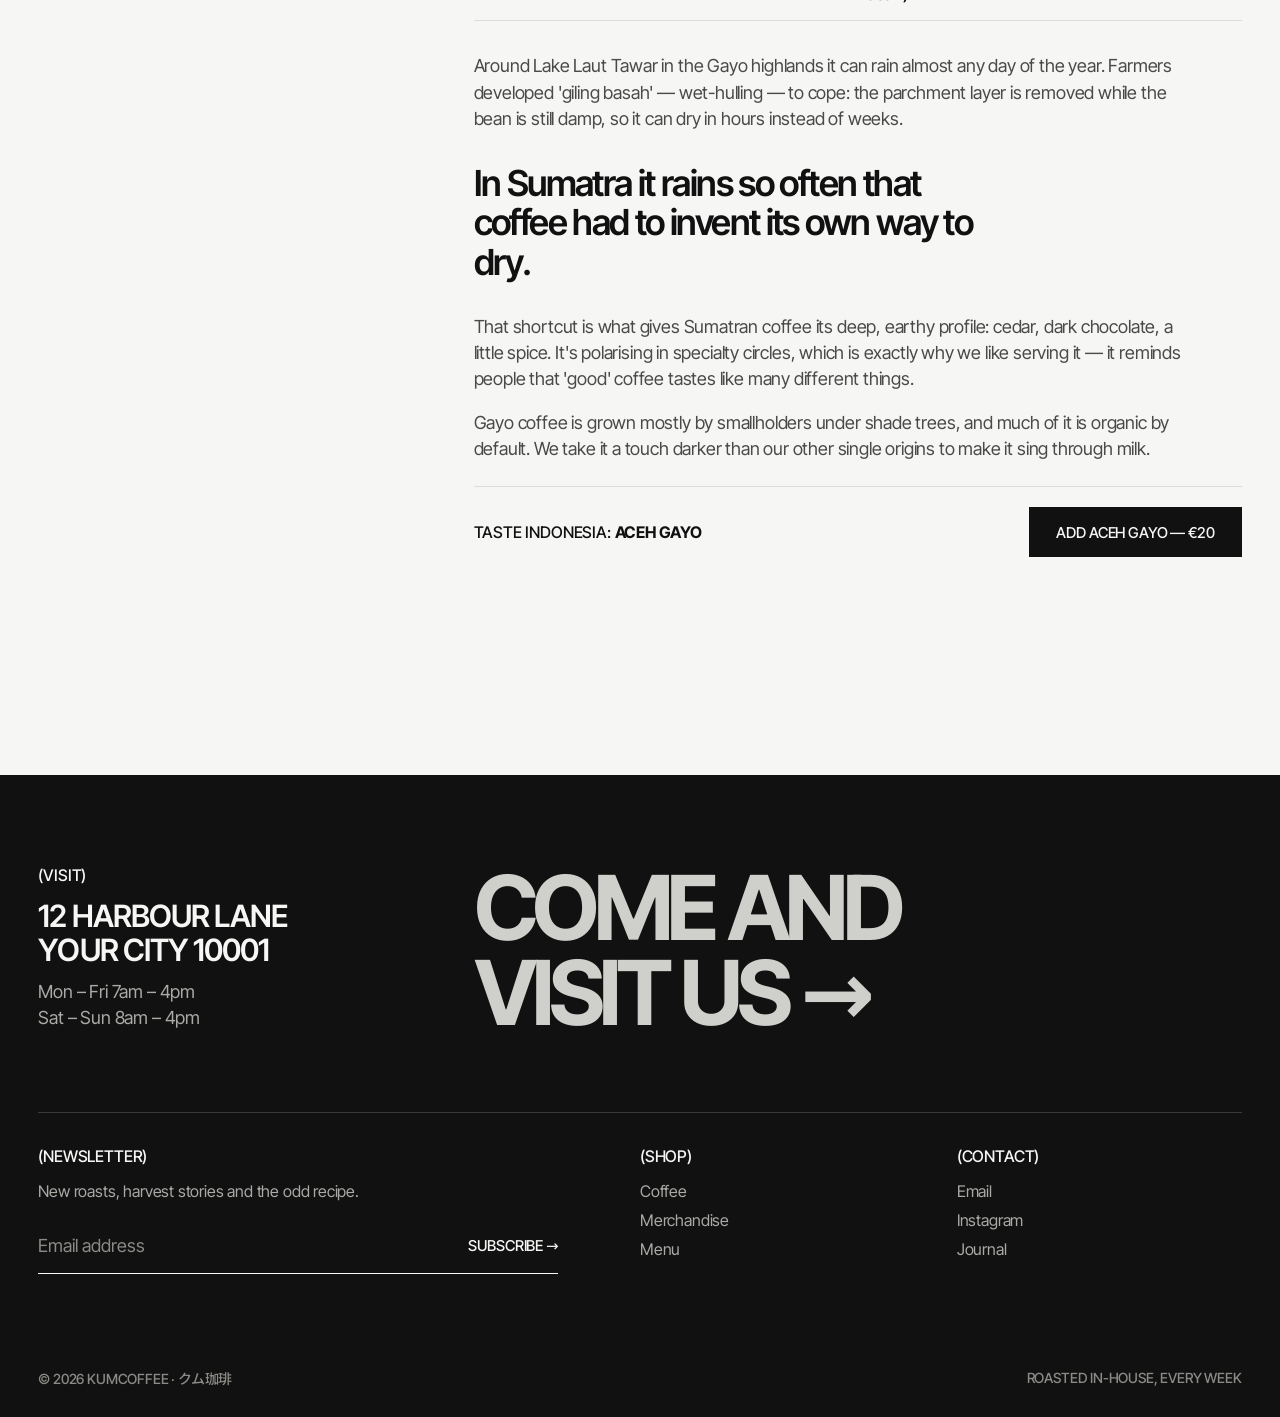
<file: origins.html>
<!doctype html>
<html lang="en" class="no-js">
<head>
<meta charset="utf-8">
<meta name="viewport" content="width=device-width, initial-scale=1">
<title>Origins — Kumcoffee</title>
<meta name="description" content="Stories from the coffee-growing regions behind every Kumcoffee bag: Ethiopia, Colombia, Kenya, Guatemala, Brazil and Indonesia.">
<meta name="theme-color" content="#f6f6f5">
<link rel="icon" href="data:image/svg+xml,%3Csvg%20class%3D%22brand-mark%22%20viewBox%3D%220%200%20100%20100%22%20aria-hidden%3D%22true%22%20xmlns%3D%22http%3A//www.w3.org/2000/svg%22%3E%3Cpath%20d%3D%22M68.78%2014.68%20L67.81%2013.84%20L66.80%2013.02%20L65.76%2012.23%20L64.69%2011.48%20L63.58%2010.75%20L62.44%2010.06%20L61.28%209.41%20L60.08%208.79%20L58.85%208.21%20L57.60%207.67%20L56.31%207.21%20L54.99%206.97%20L53.65%206.77%20L52.31%206.62%20L50.96%206.51%20L49.60%206.45%20L48.24%206.43%20L46.88%206.46%20L45.52%206.53%20L44.16%206.65%20L42.80%206.82%20L41.45%207.03%20L40.10%207.29%20L38.76%207.59%20L37.43%207.94%20L36.11%208.34%20L34.80%208.78%20L33.51%209.26%20L32.23%209.79%20L30.97%2010.36%20L29.73%2010.98%20L28.51%2011.63%20L27.31%2012.33%20L26.13%2013.07%20L24.98%2013.85%20L23.86%2014.67%20L22.76%2015.53%20L21.69%2016.43%20L20.65%2017.36%20L19.65%2018.32%20L18.67%2019.32%20L17.73%2020.35%20L16.83%2021.42%20L15.96%2022.51%20L15.13%2023.63%20L14.34%2024.78%20L13.58%2025.96%20L12.87%2027.16%20L12.19%2028.38%20L11.56%2029.63%20L10.97%2030.89%20L10.42%2032.18%20L9.92%2033.47%20L9.46%2034.79%20L9.04%2036.12%20L8.67%2037.46%20L8.34%2038.81%20L8.06%2040.17%20L7.82%2041.53%20L7.63%2042.90%20L7.48%2044.28%20L7.38%2045.66%20L7.32%2047.04%20L7.31%2048.41%20L7.34%2049.79%20L7.41%2051.16%20L7.53%2052.53%20L7.70%2053.89%20L7.90%2055.24%20L8.15%2056.58%20L8.45%2057.91%20L8.78%2059.22%20L9.15%2060.53%20L9.57%2061.81%20L10.02%2063.09%20L10.52%2064.34%20L11.05%2065.57%20L11.62%2066.79%20L12.22%2067.98%20L12.86%2069.15%20L13.54%2070.30%20L14.25%2071.43%20L14.99%2072.53%20L15.77%2073.60%20L16.57%2074.65%20L17.41%2075.66%20L18.27%2076.65%20L19.17%2077.62%20L20.09%2078.55%20L21.03%2079.45%20L22.00%2080.32%20L23.00%2081.15%20L24.02%2081.96%20L25.06%2082.73%20L26.12%2083.47%20L27.20%2084.17%20L28.30%2084.84%20L29.42%2085.47%20L30.56%2086.07%20L31.70%2086.66%20L32.86%2087.20%20L34.03%2087.71%20L35.22%2088.17%20L36.42%2088.60%20L37.63%2088.99%20L38.86%2089.35%20L40.09%2089.66%20L41.33%2089.93%20L42.58%2090.17%20L43.84%2090.37%20L45.09%2090.53%20L46.36%2090.65%20L47.62%2090.72%20L48.89%2090.77%20L50.16%2090.77%20L51.42%2090.73%20L52.68%2090.65%20L53.95%2090.53%20L55.20%2090.38%20L56.45%2090.18%20L57.70%2089.95%20L58.93%2089.68%20L60.16%2089.36%20L61.38%2089.01%20L62.58%2088.63%20L63.77%2088.20%20L64.95%2087.74%20L66.12%2087.24%20L67.27%2086.70%20L68.40%2086.13%20L69.52%2085.52%20L70.61%2084.88%20L71.69%2084.20%20L72.74%2083.49%20L73.77%2082.74%20L74.78%2081.96%20L75.76%2081.15%20L76.72%2080.31%20L77.65%2079.44%20L78.55%2078.53%20L79.42%2077.60%20L80.26%2076.64%20L81.08%2075.65%20L81.86%2074.64%20L82.61%2073.60%20L83.32%2072.54%20L84.00%2071.46%20L84.65%2070.35%20L85.26%2069.22%20L85.83%2068.07%20L86.36%2066.91%20L86.86%2065.72%20L87.32%2064.52%20L87.74%2063.31%20L88.12%2062.08%20L88.46%2060.85%20L88.76%2059.60%20L89.01%2058.34%20L89.23%2057.08%20L89.41%2055.81%20L89.54%2054.53%20L89.63%2053.25%20L89.68%2051.97%20L89.68%2050.69%20L89.65%2049.41%20L89.57%2048.14%20L89.45%2046.86%20L89.29%2045.60%20L89.09%2044.34%20L88.84%2043.09%20L88.56%2041.85%20L88.23%2040.62%20L87.87%2039.41%20L87.46%2038.21%20L87.02%2037.02%20L86.54%2035.86%20L86.02%2034.71%20L85.46%2033.58%20L84.87%2032.47%20L84.24%2031.39%20L83.18%2031.95%20L83.70%2033.05%20L84.18%2034.16%20L84.63%2035.28%20L85.04%2036.42%20L85.41%2037.57%20L85.74%2038.74%20L86.04%2039.91%20L86.29%2041.09%20L86.51%2042.27%20L86.68%2043.47%20L86.82%2044.66%20L86.92%2045.86%20L86.98%2047.06%20L87.00%2048.25%20L86.98%2049.45%20L86.92%2050.64%20L86.82%2051.83%20L86.68%2053.01%20L86.51%2054.19%20L86.30%2055.36%20L86.05%2056.51%20L85.76%2057.66%20L85.43%2058.79%20L85.08%2059.91%20L84.68%2061.02%20L84.25%2062.10%20L83.79%2063.18%20L83.29%2064.23%20L82.76%2065.26%20L82.20%2066.28%20L81.61%2067.27%20L80.99%2068.24%20L80.34%2069.19%20L79.66%2070.11%20L78.95%2071.01%20L78.22%2071.88%20L77.46%2072.73%20L76.68%2073.55%20L75.88%2074.34%20L75.05%2075.10%20L74.20%2075.84%20L73.33%2076.54%20L72.44%2077.22%20L71.54%2077.86%20L70.61%2078.48%20L69.68%2079.06%20L68.72%2079.61%20L67.75%2080.13%20L66.77%2080.62%20L65.78%2081.08%20L64.77%2081.50%20L63.76%2081.89%20L62.74%2082.25%20L61.71%2082.58%20L60.67%2082.87%20L59.63%2083.14%20L58.58%2083.37%20L57.52%2083.56%20L56.47%2083.73%20L55.41%2083.86%20L54.35%2083.96%20L53.29%2084.02%20L52.24%2084.06%20L51.18%2084.06%20L50.12%2084.03%20L49.07%2083.97%20L48.02%2083.88%20L46.98%2083.76%20L45.94%2083.60%20L44.91%2083.42%20L43.88%2083.21%20L42.87%2082.96%20L41.86%2082.69%20L40.86%2082.39%20L39.87%2082.06%20L38.89%2081.70%20L37.92%2081.31%20L36.96%2080.90%20L36.01%2080.45%20L35.08%2079.99%20L34.16%2079.50%20L33.26%2078.96%20L32.38%2078.39%20L31.52%2077.80%20L30.67%2077.19%20L29.85%2076.55%20L29.04%2075.88%20L28.25%2075.19%20L27.48%2074.48%20L26.74%2073.74%20L26.01%2072.98%20L25.31%2072.20%20L24.63%2071.40%20L23.97%2070.58%20L23.34%2069.74%20L22.73%2068.88%20L22.15%2068.00%20L21.59%2067.10%20L21.06%2066.18%20L20.56%2065.25%20L20.08%2064.31%20L19.63%2063.34%20L19.21%2062.37%20L18.82%2061.38%20L18.45%2060.37%20L18.12%2059.36%20L17.82%2058.33%20L17.55%2057.30%20L17.30%2056.25%20L17.09%2055.20%20L16.91%2054.13%20L16.77%2053.07%20L16.65%2051.99%20L16.57%2050.92%20L16.52%2049.83%20L16.51%2048.75%20L16.52%2047.66%20L16.57%2046.58%20L16.66%2045.49%20L16.77%2044.41%20L16.92%2043.33%20L17.11%2042.25%20L17.33%2041.18%20L17.58%2040.11%20L17.87%2039.05%20L18.18%2038.00%20L18.54%2036.96%20L18.92%2035.93%20L19.34%2034.91%20L19.79%2033.90%20L20.27%2032.91%20L20.79%2031.93%20L21.33%2030.97%20L21.91%2030.03%20L22.52%2029.10%20L23.15%2028.19%20L23.82%2027.31%20L24.51%2026.44%20L25.24%2025.60%20L25.99%2024.78%20L26.76%2023.99%20L27.57%2023.22%20L28.39%2022.48%20L29.24%2021.77%20L30.12%2021.08%20L31.01%2020.42%20L31.93%2019.80%20L32.87%2019.20%20L33.83%2018.64%20L34.80%2018.10%20L35.80%2017.60%20L36.81%2017.13%20L37.83%2016.70%20L38.87%2016.30%20L39.92%2015.94%20L40.98%2015.61%20L42.05%2015.31%20L43.13%2015.06%20L44.22%2014.84%20L45.31%2014.65%20L46.41%2014.50%20L47.52%2014.39%20L48.63%2014.32%20L49.73%2014.28%20L50.84%2014.28%20L51.95%2014.32%20L53.06%2014.39%20L54.16%2014.50%20L55.26%2014.65%20L56.38%2014.65%20L57.52%2014.65%20L58.66%2014.70%20L59.81%2014.78%20L60.95%2014.90%20L62.11%2015.05%20L63.26%2015.25%20L64.41%2015.49%20L65.56%2015.77%20L66.70%2016.09%20L67.84%2016.45%20Z%22%20fill%3D%22%23141414%22/%3E%3Ccircle%20cx%3D%2250%22%20cy%3D%2250%22%20r%3D%228.5%22%20fill%3D%22%23c8402c%22/%3E%3C/svg%3E">
<link rel="preload" as="font" type="font/woff2" href="fonts/inter-tight-latin.woff2" crossorigin>
<link rel="preload" as="style" href="https://fonts.googleapis.com/css2?family=Noto+Sans+JP:wght@400&text=%E3%82%AF%E3%83%A0%E7%8F%88%E7%90%B2&display=swap" onload="this.onload=null;this.rel='stylesheet'">
<noscript><link rel="stylesheet" href="https://fonts.googleapis.com/css2?family=Noto+Sans+JP:wght@400&text=%E3%82%AF%E3%83%A0%E7%8F%88%E7%90%B2&display=swap"></noscript>
<script>/* skip the opening animation for return visits and reduced motion, before first paint */
try { if (sessionStorage.getItem("kum-intro") === "1" || matchMedia("(prefers-reduced-motion: reduce)").matches) document.documentElement.classList.add("intro-skip"); } catch (e) {}
</script>
<link rel="stylesheet" href="css/style.css">
</head>
<body>
<div id="intro" class="intro" aria-hidden="true">
  <svg class="intro-art" viewBox="0 0 400 260"></svg>
  <div class="intro-meter"><span class="intro-bar"><i></i></span><span class="intro-pct">0%</span></div>
</div>
<noscript><style>#intro { display: none; }</style></noscript>
<script src="js/intro.js" defer></script>
<a class="skip-link" href="#main">Skip to content</a>
<header class="site-header">
  <div class="ticker ticker--bar" data-ticker role="region"></div>
  <div class="wrap">
    <a class="brand" href="index.html">
      <svg class="brand-mark" viewBox="0 0 100 100" aria-hidden="true"><path d="M68.78 14.68 L67.81 13.84 L66.80 13.02 L65.76 12.23 L64.69 11.48 L63.58 10.75 L62.44 10.06 L61.28 9.41 L60.08 8.79 L58.85 8.21 L57.60 7.67 L56.31 7.21 L54.99 6.97 L53.65 6.77 L52.31 6.62 L50.96 6.51 L49.60 6.45 L48.24 6.43 L46.88 6.46 L45.52 6.53 L44.16 6.65 L42.80 6.82 L41.45 7.03 L40.10 7.29 L38.76 7.59 L37.43 7.94 L36.11 8.34 L34.80 8.78 L33.51 9.26 L32.23 9.79 L30.97 10.36 L29.73 10.98 L28.51 11.63 L27.31 12.33 L26.13 13.07 L24.98 13.85 L23.86 14.67 L22.76 15.53 L21.69 16.43 L20.65 17.36 L19.65 18.32 L18.67 19.32 L17.73 20.35 L16.83 21.42 L15.96 22.51 L15.13 23.63 L14.34 24.78 L13.58 25.96 L12.87 27.16 L12.19 28.38 L11.56 29.63 L10.97 30.89 L10.42 32.18 L9.92 33.47 L9.46 34.79 L9.04 36.12 L8.67 37.46 L8.34 38.81 L8.06 40.17 L7.82 41.53 L7.63 42.90 L7.48 44.28 L7.38 45.66 L7.32 47.04 L7.31 48.41 L7.34 49.79 L7.41 51.16 L7.53 52.53 L7.70 53.89 L7.90 55.24 L8.15 56.58 L8.45 57.91 L8.78 59.22 L9.15 60.53 L9.57 61.81 L10.02 63.09 L10.52 64.34 L11.05 65.57 L11.62 66.79 L12.22 67.98 L12.86 69.15 L13.54 70.30 L14.25 71.43 L14.99 72.53 L15.77 73.60 L16.57 74.65 L17.41 75.66 L18.27 76.65 L19.17 77.62 L20.09 78.55 L21.03 79.45 L22.00 80.32 L23.00 81.15 L24.02 81.96 L25.06 82.73 L26.12 83.47 L27.20 84.17 L28.30 84.84 L29.42 85.47 L30.56 86.07 L31.70 86.66 L32.86 87.20 L34.03 87.71 L35.22 88.17 L36.42 88.60 L37.63 88.99 L38.86 89.35 L40.09 89.66 L41.33 89.93 L42.58 90.17 L43.84 90.37 L45.09 90.53 L46.36 90.65 L47.62 90.72 L48.89 90.77 L50.16 90.77 L51.42 90.73 L52.68 90.65 L53.95 90.53 L55.20 90.38 L56.45 90.18 L57.70 89.95 L58.93 89.68 L60.16 89.36 L61.38 89.01 L62.58 88.63 L63.77 88.20 L64.95 87.74 L66.12 87.24 L67.27 86.70 L68.40 86.13 L69.52 85.52 L70.61 84.88 L71.69 84.20 L72.74 83.49 L73.77 82.74 L74.78 81.96 L75.76 81.15 L76.72 80.31 L77.65 79.44 L78.55 78.53 L79.42 77.60 L80.26 76.64 L81.08 75.65 L81.86 74.64 L82.61 73.60 L83.32 72.54 L84.00 71.46 L84.65 70.35 L85.26 69.22 L85.83 68.07 L86.36 66.91 L86.86 65.72 L87.32 64.52 L87.74 63.31 L88.12 62.08 L88.46 60.85 L88.76 59.60 L89.01 58.34 L89.23 57.08 L89.41 55.81 L89.54 54.53 L89.63 53.25 L89.68 51.97 L89.68 50.69 L89.65 49.41 L89.57 48.14 L89.45 46.86 L89.29 45.60 L89.09 44.34 L88.84 43.09 L88.56 41.85 L88.23 40.62 L87.87 39.41 L87.46 38.21 L87.02 37.02 L86.54 35.86 L86.02 34.71 L85.46 33.58 L84.87 32.47 L84.24 31.39 L83.18 31.95 L83.70 33.05 L84.18 34.16 L84.63 35.28 L85.04 36.42 L85.41 37.57 L85.74 38.74 L86.04 39.91 L86.29 41.09 L86.51 42.27 L86.68 43.47 L86.82 44.66 L86.92 45.86 L86.98 47.06 L87.00 48.25 L86.98 49.45 L86.92 50.64 L86.82 51.83 L86.68 53.01 L86.51 54.19 L86.30 55.36 L86.05 56.51 L85.76 57.66 L85.43 58.79 L85.08 59.91 L84.68 61.02 L84.25 62.10 L83.79 63.18 L83.29 64.23 L82.76 65.26 L82.20 66.28 L81.61 67.27 L80.99 68.24 L80.34 69.19 L79.66 70.11 L78.95 71.01 L78.22 71.88 L77.46 72.73 L76.68 73.55 L75.88 74.34 L75.05 75.10 L74.20 75.84 L73.33 76.54 L72.44 77.22 L71.54 77.86 L70.61 78.48 L69.68 79.06 L68.72 79.61 L67.75 80.13 L66.77 80.62 L65.78 81.08 L64.77 81.50 L63.76 81.89 L62.74 82.25 L61.71 82.58 L60.67 82.87 L59.63 83.14 L58.58 83.37 L57.52 83.56 L56.47 83.73 L55.41 83.86 L54.35 83.96 L53.29 84.02 L52.24 84.06 L51.18 84.06 L50.12 84.03 L49.07 83.97 L48.02 83.88 L46.98 83.76 L45.94 83.60 L44.91 83.42 L43.88 83.21 L42.87 82.96 L41.86 82.69 L40.86 82.39 L39.87 82.06 L38.89 81.70 L37.92 81.31 L36.96 80.90 L36.01 80.45 L35.08 79.99 L34.16 79.50 L33.26 78.96 L32.38 78.39 L31.52 77.80 L30.67 77.19 L29.85 76.55 L29.04 75.88 L28.25 75.19 L27.48 74.48 L26.74 73.74 L26.01 72.98 L25.31 72.20 L24.63 71.40 L23.97 70.58 L23.34 69.74 L22.73 68.88 L22.15 68.00 L21.59 67.10 L21.06 66.18 L20.56 65.25 L20.08 64.31 L19.63 63.34 L19.21 62.37 L18.82 61.38 L18.45 60.37 L18.12 59.36 L17.82 58.33 L17.55 57.30 L17.30 56.25 L17.09 55.20 L16.91 54.13 L16.77 53.07 L16.65 51.99 L16.57 50.92 L16.52 49.83 L16.51 48.75 L16.52 47.66 L16.57 46.58 L16.66 45.49 L16.77 44.41 L16.92 43.33 L17.11 42.25 L17.33 41.18 L17.58 40.11 L17.87 39.05 L18.18 38.00 L18.54 36.96 L18.92 35.93 L19.34 34.91 L19.79 33.90 L20.27 32.91 L20.79 31.93 L21.33 30.97 L21.91 30.03 L22.52 29.10 L23.15 28.19 L23.82 27.31 L24.51 26.44 L25.24 25.60 L25.99 24.78 L26.76 23.99 L27.57 23.22 L28.39 22.48 L29.24 21.77 L30.12 21.08 L31.01 20.42 L31.93 19.80 L32.87 19.20 L33.83 18.64 L34.80 18.10 L35.80 17.60 L36.81 17.13 L37.83 16.70 L38.87 16.30 L39.92 15.94 L40.98 15.61 L42.05 15.31 L43.13 15.06 L44.22 14.84 L45.31 14.65 L46.41 14.50 L47.52 14.39 L48.63 14.32 L49.73 14.28 L50.84 14.28 L51.95 14.32 L53.06 14.39 L54.16 14.50 L55.26 14.65 L56.38 14.65 L57.52 14.65 L58.66 14.70 L59.81 14.78 L60.95 14.90 L62.11 15.05 L63.26 15.25 L64.41 15.49 L65.56 15.77 L66.70 16.09 L67.84 16.45 Z" fill="#141414"/><circle cx="50" cy="50" r="8.5" fill="#c8402c"/></svg>
      <span class="brand-name">Kumcoffee</span>
      <span class="brand-jp" lang="ja">クム珈琲</span>
    </a>
    <div class="header-actions">
      <button class="cart-btn" data-cart-open>Cart <span class="cart-count">0</span></button>
      <button class="menu-toggle" aria-controls="site-nav" aria-expanded="false" aria-label="Menu"><span></span><span></span><span></span></button>
    </div>
  </div>
  <nav class="nav" id="site-nav" aria-label="Main">
    <div class="nav-links">
        <a href="index.html"><small>(01)</small>Home</a>
        <a href="shop.html"><small>(02)</small>Shop</a>
        <a href="menu.html"><small>(03)</small>Menu</a>
        <a href="origins.html" aria-current="page"><small>(04)</small>Origins</a>
        <a href="about.html"><small>(05)</small>Roastery</a>
        <a href="journal.html"><small>(06)</small>Journal</a>
    </div>
    <div class="nav-info">
      <div><span class="label">Visit</span>12 Harbour Lane<br>Your City 10001</div>
      <div><span class="label">Hours</span>Mon – Fri 7:00 – 16:00<br>Sat – Sun 8:00 – 16:00</div>
      <div><span class="label">Contact</span>hello@kumcoffee.example<br>Instagram</div>
    </div>
  </nav>
</header>
<main id="main">
<section class="page-head">
  <div class="wrap">
    <span class="label">(Origins)</span>
    <h1 class="display">Along the<br>coffee belt.</h1>
    <p class="lede">Coffee grows in a narrow band around the equator, between the Tropics of Cancer and Capricorn. These are the places our beans come from, and why they taste the way they do.</p>
    <div class="figure reveal" style="margin-top:48px;padding:24px" data-belt=""></div>
  </div>
</section>

<section class="section" style="padding-top:0">
  <div class="wrap stories">
    <aside class="stories-aside">
      <span class="label">(06) Origins</span>
      <ol class="toc" data-toc></ol>
      <p class="coord-readout">Tap a pin on the map, or scroll to travel.</p>
    </aside>
    <div data-stories></div>
  </div>
</section>
</main>
<footer class="site-footer">
  <div class="wrap">
    <div class="footer-top" id="visit">
      <div class="footer-visit">
        <span class="label">(Visit)</span>
        <address>12 Harbour Lane<br>Your City 10001</address>
        <p>Mon – Fri 7am – 4pm<br>Sat – Sun 8am – 4pm</p>
      </div>
      <a class="footer-statement" href="https://maps.google.com" rel="noopener">Come and<br>visit us →</a>
    </div>
    <div class="footer-grid">
      <div>
        <h2>(Newsletter)</h2>
        <p>New roasts, harvest stories and the odd recipe.</p>
        <form class="signup" data-signup novalidate>
          <label for="footer-email" style="position:absolute;left:-9999px">Email</label>
          <input id="footer-email" type="email" placeholder="Email address" autocomplete="email">
          <button class="btn" type="submit">Subscribe →</button>
        </form>
        <div class="form-note" aria-live="polite"></div>
      </div>
      <div>
        <h2>(Shop)</h2>
        <ul>
          <li><a href="shop.html#coffee">Coffee</a></li>
          <li><a href="shop.html#apparel">Merchandise</a></li>
          <li><a href="menu.html">Menu</a></li>
        </ul>
      </div>
      <div>
        <h2>(Contact)</h2>
        <ul>
          <li><a href="mailto:hello@kumcoffee.example">Email</a></li>
          <li><a href="https://instagram.com" rel="noopener">Instagram</a></li>
          <li><a href="journal.html">Journal</a></li>
        </ul>
      </div>
    </div>
    <div class="footer-base">
      <span>© <span data-year>2026</span> Kumcoffee · <span lang="ja" class="jp">クム珈琲</span></span>
      <span>Roasted in-house, every week</span>
    </div>
  </div>
</footer>
<script src="js/data.js"></script>
<script src="js/main.js"></script>
</body>
</html>
</file>
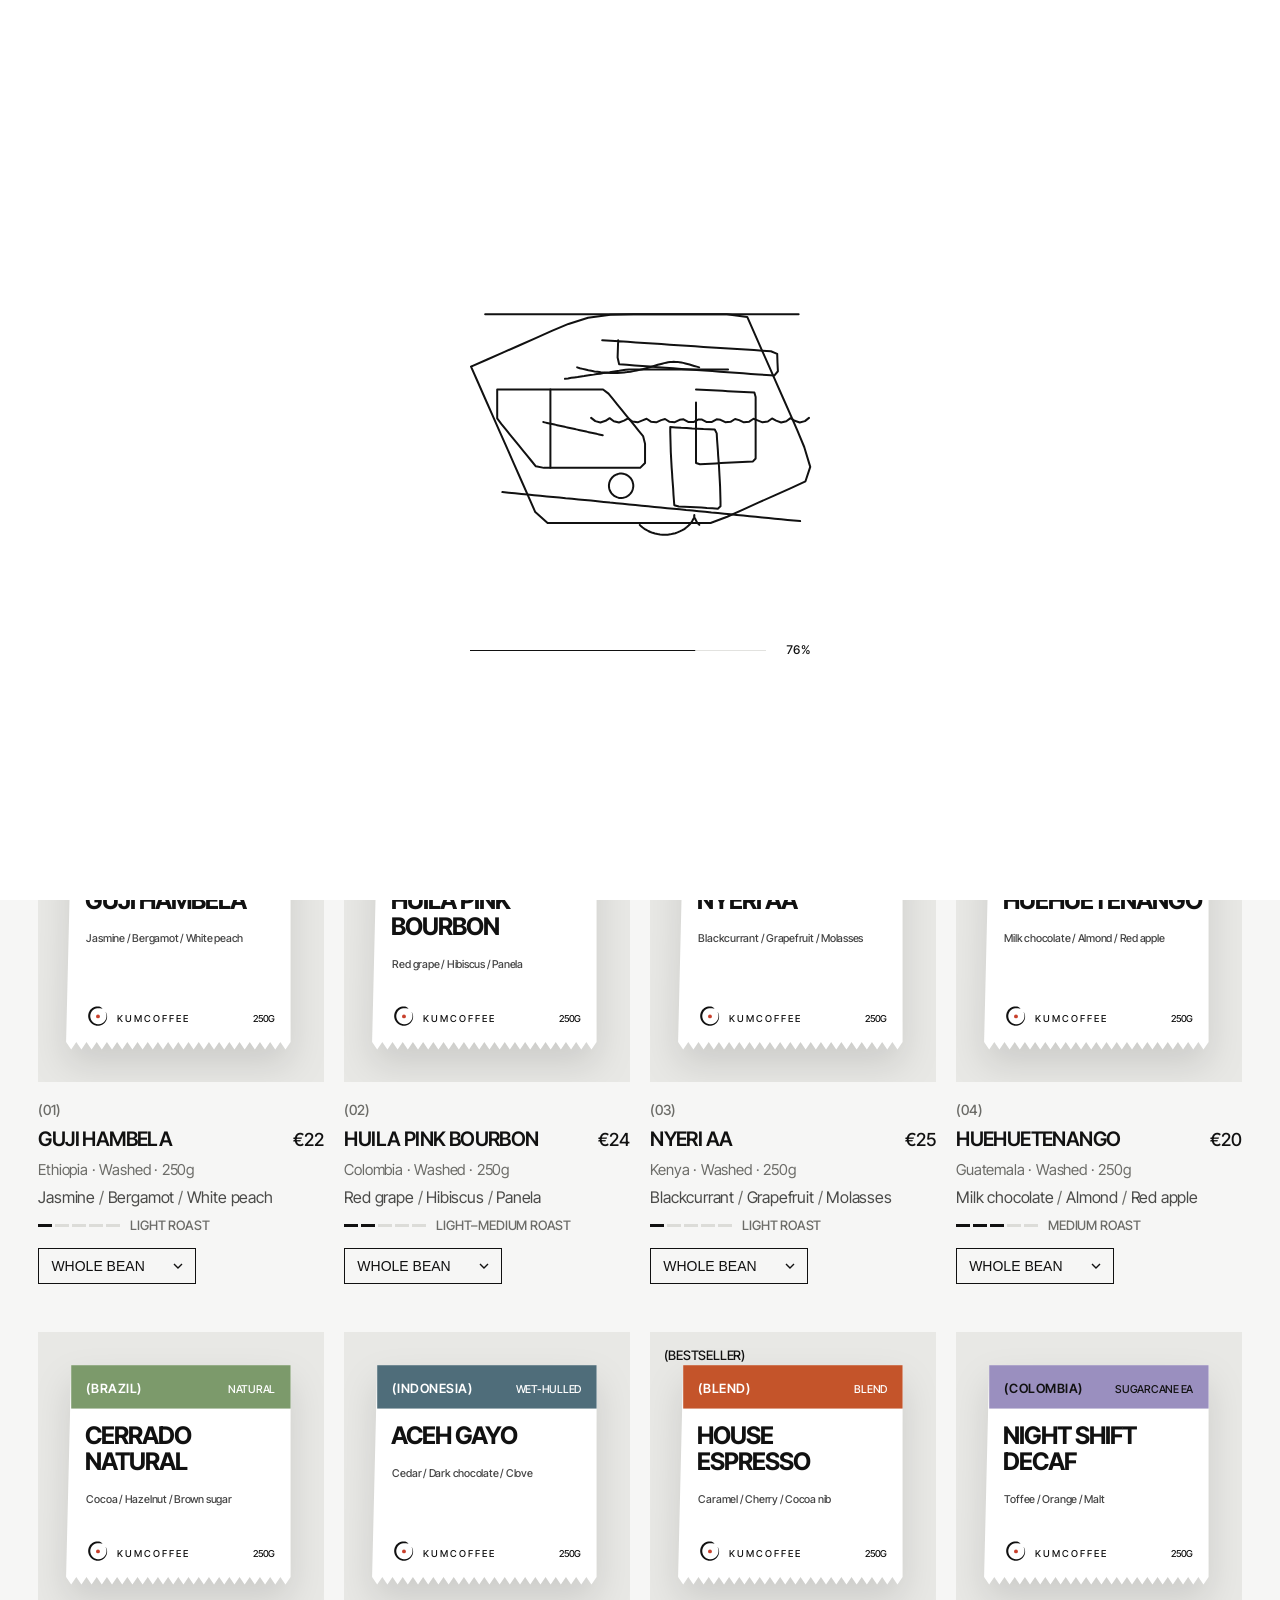
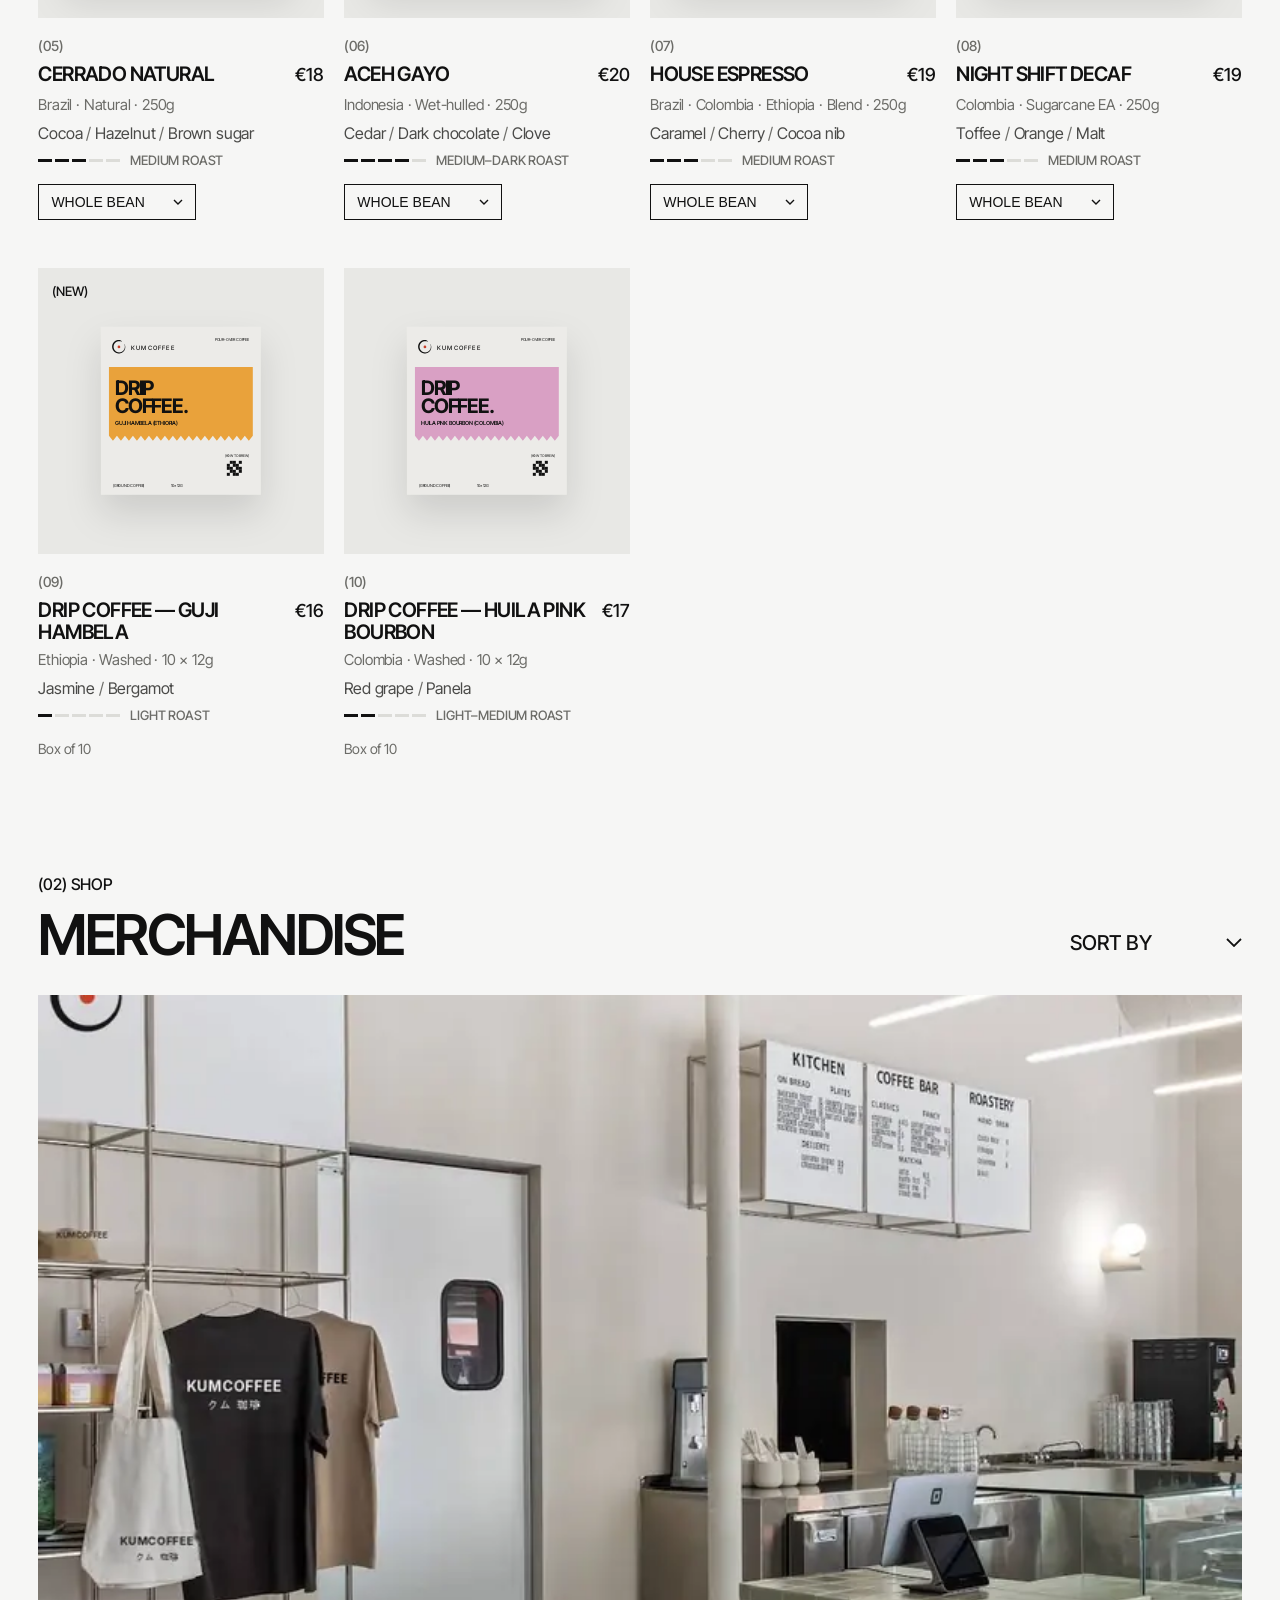
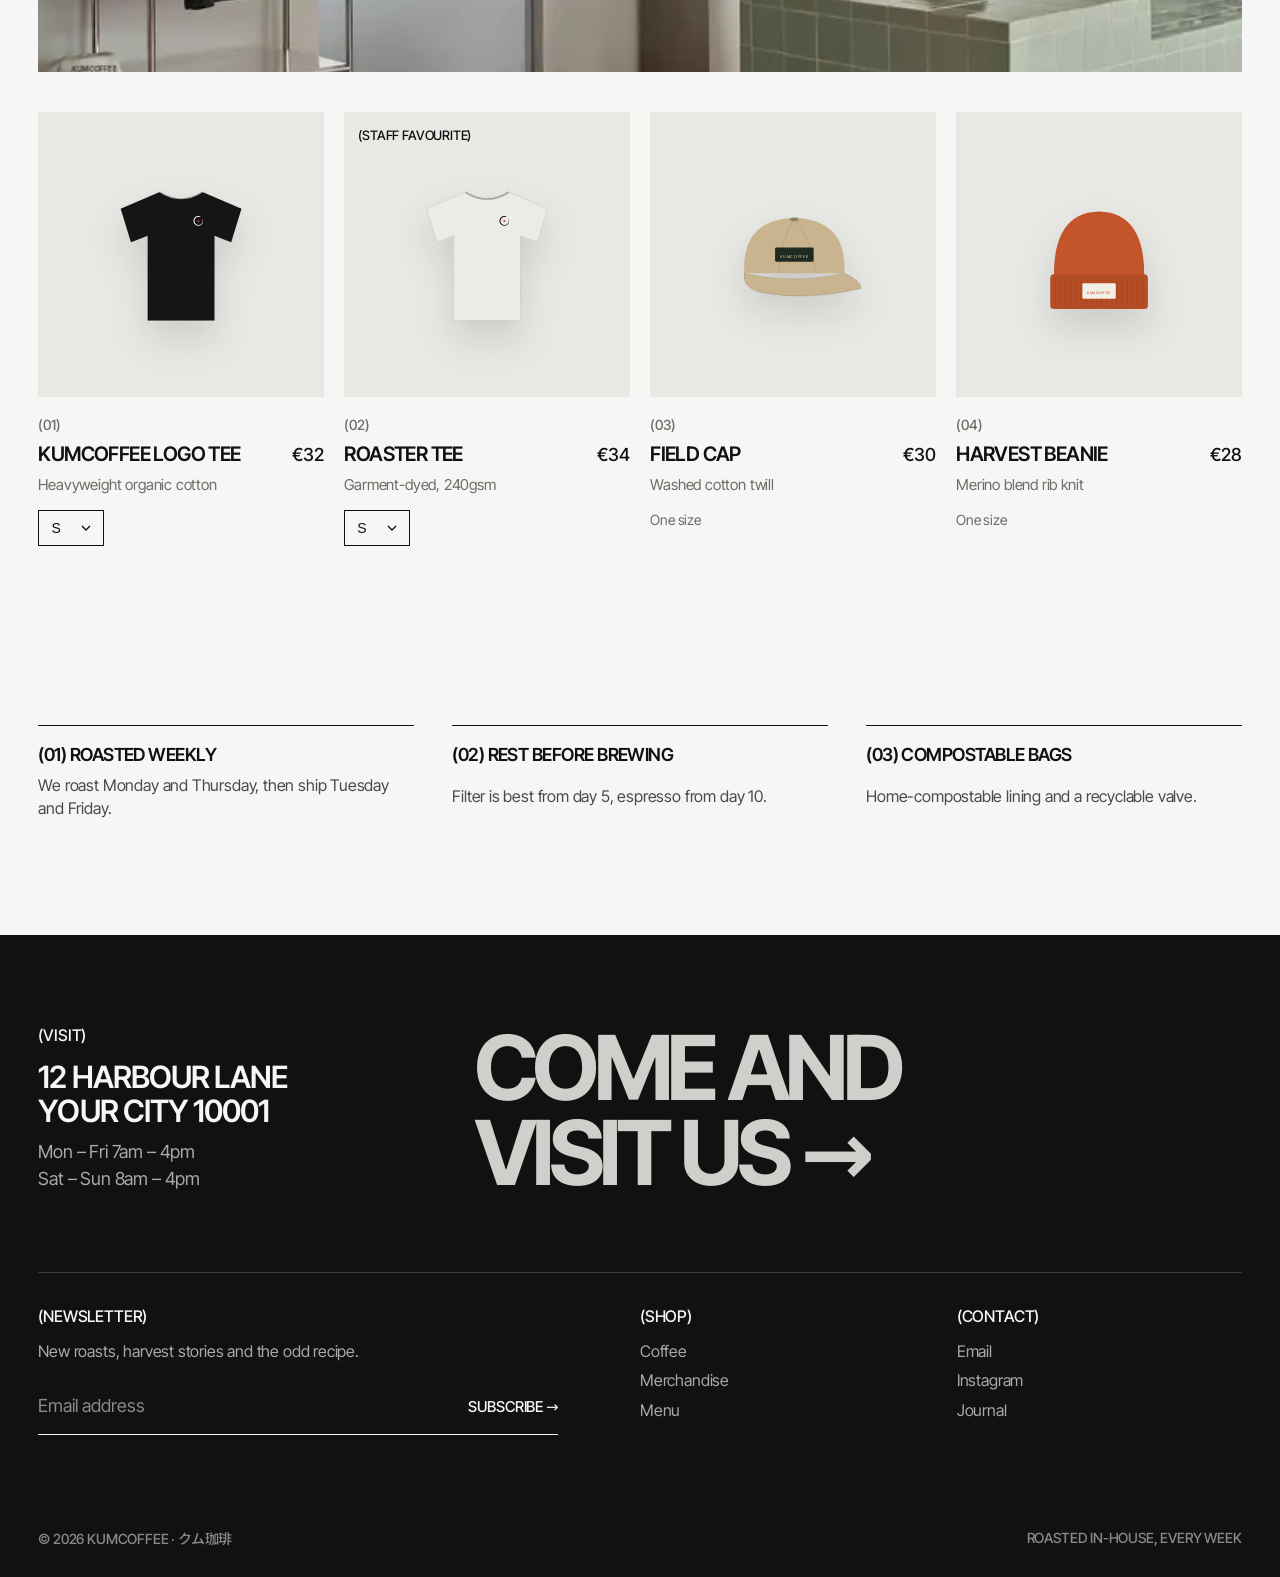
<file: shop.html>
<!doctype html>
<html lang="en" class="no-js">
<head>
<meta charset="utf-8">
<meta name="viewport" content="width=device-width, initial-scale=1">
<title>Shop — Kumcoffee</title>
<meta name="description" content="Fresh-roasted specialty coffee beans, plus Kumcoffee tees and hats. Roasted every week and shipped within days.">
<meta name="theme-color" content="#f6f6f5">
<link rel="icon" href="data:image/svg+xml,%3Csvg%20class%3D%22brand-mark%22%20viewBox%3D%220%200%20100%20100%22%20aria-hidden%3D%22true%22%20xmlns%3D%22http%3A//www.w3.org/2000/svg%22%3E%3Cpath%20d%3D%22M68.78%2014.68%20L67.81%2013.84%20L66.80%2013.02%20L65.76%2012.23%20L64.69%2011.48%20L63.58%2010.75%20L62.44%2010.06%20L61.28%209.41%20L60.08%208.79%20L58.85%208.21%20L57.60%207.67%20L56.31%207.21%20L54.99%206.97%20L53.65%206.77%20L52.31%206.62%20L50.96%206.51%20L49.60%206.45%20L48.24%206.43%20L46.88%206.46%20L45.52%206.53%20L44.16%206.65%20L42.80%206.82%20L41.45%207.03%20L40.10%207.29%20L38.76%207.59%20L37.43%207.94%20L36.11%208.34%20L34.80%208.78%20L33.51%209.26%20L32.23%209.79%20L30.97%2010.36%20L29.73%2010.98%20L28.51%2011.63%20L27.31%2012.33%20L26.13%2013.07%20L24.98%2013.85%20L23.86%2014.67%20L22.76%2015.53%20L21.69%2016.43%20L20.65%2017.36%20L19.65%2018.32%20L18.67%2019.32%20L17.73%2020.35%20L16.83%2021.42%20L15.96%2022.51%20L15.13%2023.63%20L14.34%2024.78%20L13.58%2025.96%20L12.87%2027.16%20L12.19%2028.38%20L11.56%2029.63%20L10.97%2030.89%20L10.42%2032.18%20L9.92%2033.47%20L9.46%2034.79%20L9.04%2036.12%20L8.67%2037.46%20L8.34%2038.81%20L8.06%2040.17%20L7.82%2041.53%20L7.63%2042.90%20L7.48%2044.28%20L7.38%2045.66%20L7.32%2047.04%20L7.31%2048.41%20L7.34%2049.79%20L7.41%2051.16%20L7.53%2052.53%20L7.70%2053.89%20L7.90%2055.24%20L8.15%2056.58%20L8.45%2057.91%20L8.78%2059.22%20L9.15%2060.53%20L9.57%2061.81%20L10.02%2063.09%20L10.52%2064.34%20L11.05%2065.57%20L11.62%2066.79%20L12.22%2067.98%20L12.86%2069.15%20L13.54%2070.30%20L14.25%2071.43%20L14.99%2072.53%20L15.77%2073.60%20L16.57%2074.65%20L17.41%2075.66%20L18.27%2076.65%20L19.17%2077.62%20L20.09%2078.55%20L21.03%2079.45%20L22.00%2080.32%20L23.00%2081.15%20L24.02%2081.96%20L25.06%2082.73%20L26.12%2083.47%20L27.20%2084.17%20L28.30%2084.84%20L29.42%2085.47%20L30.56%2086.07%20L31.70%2086.66%20L32.86%2087.20%20L34.03%2087.71%20L35.22%2088.17%20L36.42%2088.60%20L37.63%2088.99%20L38.86%2089.35%20L40.09%2089.66%20L41.33%2089.93%20L42.58%2090.17%20L43.84%2090.37%20L45.09%2090.53%20L46.36%2090.65%20L47.62%2090.72%20L48.89%2090.77%20L50.16%2090.77%20L51.42%2090.73%20L52.68%2090.65%20L53.95%2090.53%20L55.20%2090.38%20L56.45%2090.18%20L57.70%2089.95%20L58.93%2089.68%20L60.16%2089.36%20L61.38%2089.01%20L62.58%2088.63%20L63.77%2088.20%20L64.95%2087.74%20L66.12%2087.24%20L67.27%2086.70%20L68.40%2086.13%20L69.52%2085.52%20L70.61%2084.88%20L71.69%2084.20%20L72.74%2083.49%20L73.77%2082.74%20L74.78%2081.96%20L75.76%2081.15%20L76.72%2080.31%20L77.65%2079.44%20L78.55%2078.53%20L79.42%2077.60%20L80.26%2076.64%20L81.08%2075.65%20L81.86%2074.64%20L82.61%2073.60%20L83.32%2072.54%20L84.00%2071.46%20L84.65%2070.35%20L85.26%2069.22%20L85.83%2068.07%20L86.36%2066.91%20L86.86%2065.72%20L87.32%2064.52%20L87.74%2063.31%20L88.12%2062.08%20L88.46%2060.85%20L88.76%2059.60%20L89.01%2058.34%20L89.23%2057.08%20L89.41%2055.81%20L89.54%2054.53%20L89.63%2053.25%20L89.68%2051.97%20L89.68%2050.69%20L89.65%2049.41%20L89.57%2048.14%20L89.45%2046.86%20L89.29%2045.60%20L89.09%2044.34%20L88.84%2043.09%20L88.56%2041.85%20L88.23%2040.62%20L87.87%2039.41%20L87.46%2038.21%20L87.02%2037.02%20L86.54%2035.86%20L86.02%2034.71%20L85.46%2033.58%20L84.87%2032.47%20L84.24%2031.39%20L83.18%2031.95%20L83.70%2033.05%20L84.18%2034.16%20L84.63%2035.28%20L85.04%2036.42%20L85.41%2037.57%20L85.74%2038.74%20L86.04%2039.91%20L86.29%2041.09%20L86.51%2042.27%20L86.68%2043.47%20L86.82%2044.66%20L86.92%2045.86%20L86.98%2047.06%20L87.00%2048.25%20L86.98%2049.45%20L86.92%2050.64%20L86.82%2051.83%20L86.68%2053.01%20L86.51%2054.19%20L86.30%2055.36%20L86.05%2056.51%20L85.76%2057.66%20L85.43%2058.79%20L85.08%2059.91%20L84.68%2061.02%20L84.25%2062.10%20L83.79%2063.18%20L83.29%2064.23%20L82.76%2065.26%20L82.20%2066.28%20L81.61%2067.27%20L80.99%2068.24%20L80.34%2069.19%20L79.66%2070.11%20L78.95%2071.01%20L78.22%2071.88%20L77.46%2072.73%20L76.68%2073.55%20L75.88%2074.34%20L75.05%2075.10%20L74.20%2075.84%20L73.33%2076.54%20L72.44%2077.22%20L71.54%2077.86%20L70.61%2078.48%20L69.68%2079.06%20L68.72%2079.61%20L67.75%2080.13%20L66.77%2080.62%20L65.78%2081.08%20L64.77%2081.50%20L63.76%2081.89%20L62.74%2082.25%20L61.71%2082.58%20L60.67%2082.87%20L59.63%2083.14%20L58.58%2083.37%20L57.52%2083.56%20L56.47%2083.73%20L55.41%2083.86%20L54.35%2083.96%20L53.29%2084.02%20L52.24%2084.06%20L51.18%2084.06%20L50.12%2084.03%20L49.07%2083.97%20L48.02%2083.88%20L46.98%2083.76%20L45.94%2083.60%20L44.91%2083.42%20L43.88%2083.21%20L42.87%2082.96%20L41.86%2082.69%20L40.86%2082.39%20L39.87%2082.06%20L38.89%2081.70%20L37.92%2081.31%20L36.96%2080.90%20L36.01%2080.45%20L35.08%2079.99%20L34.16%2079.50%20L33.26%2078.96%20L32.38%2078.39%20L31.52%2077.80%20L30.67%2077.19%20L29.85%2076.55%20L29.04%2075.88%20L28.25%2075.19%20L27.48%2074.48%20L26.74%2073.74%20L26.01%2072.98%20L25.31%2072.20%20L24.63%2071.40%20L23.97%2070.58%20L23.34%2069.74%20L22.73%2068.88%20L22.15%2068.00%20L21.59%2067.10%20L21.06%2066.18%20L20.56%2065.25%20L20.08%2064.31%20L19.63%2063.34%20L19.21%2062.37%20L18.82%2061.38%20L18.45%2060.37%20L18.12%2059.36%20L17.82%2058.33%20L17.55%2057.30%20L17.30%2056.25%20L17.09%2055.20%20L16.91%2054.13%20L16.77%2053.07%20L16.65%2051.99%20L16.57%2050.92%20L16.52%2049.83%20L16.51%2048.75%20L16.52%2047.66%20L16.57%2046.58%20L16.66%2045.49%20L16.77%2044.41%20L16.92%2043.33%20L17.11%2042.25%20L17.33%2041.18%20L17.58%2040.11%20L17.87%2039.05%20L18.18%2038.00%20L18.54%2036.96%20L18.92%2035.93%20L19.34%2034.91%20L19.79%2033.90%20L20.27%2032.91%20L20.79%2031.93%20L21.33%2030.97%20L21.91%2030.03%20L22.52%2029.10%20L23.15%2028.19%20L23.82%2027.31%20L24.51%2026.44%20L25.24%2025.60%20L25.99%2024.78%20L26.76%2023.99%20L27.57%2023.22%20L28.39%2022.48%20L29.24%2021.77%20L30.12%2021.08%20L31.01%2020.42%20L31.93%2019.80%20L32.87%2019.20%20L33.83%2018.64%20L34.80%2018.10%20L35.80%2017.60%20L36.81%2017.13%20L37.83%2016.70%20L38.87%2016.30%20L39.92%2015.94%20L40.98%2015.61%20L42.05%2015.31%20L43.13%2015.06%20L44.22%2014.84%20L45.31%2014.65%20L46.41%2014.50%20L47.52%2014.39%20L48.63%2014.32%20L49.73%2014.28%20L50.84%2014.28%20L51.95%2014.32%20L53.06%2014.39%20L54.16%2014.50%20L55.26%2014.65%20L56.38%2014.65%20L57.52%2014.65%20L58.66%2014.70%20L59.81%2014.78%20L60.95%2014.90%20L62.11%2015.05%20L63.26%2015.25%20L64.41%2015.49%20L65.56%2015.77%20L66.70%2016.09%20L67.84%2016.45%20Z%22%20fill%3D%22%23141414%22/%3E%3Ccircle%20cx%3D%2250%22%20cy%3D%2250%22%20r%3D%228.5%22%20fill%3D%22%23c8402c%22/%3E%3C/svg%3E">
<link rel="preload" as="font" type="font/woff2" href="fonts/inter-tight-latin.woff2" crossorigin>
<link rel="preload" as="style" href="https://fonts.googleapis.com/css2?family=Noto+Sans+JP:wght@400&text=%E3%82%AF%E3%83%A0%E7%8F%88%E7%90%B2&display=swap" onload="this.onload=null;this.rel='stylesheet'">
<noscript><link rel="stylesheet" href="https://fonts.googleapis.com/css2?family=Noto+Sans+JP:wght@400&text=%E3%82%AF%E3%83%A0%E7%8F%88%E7%90%B2&display=swap"></noscript>
<script>/* skip the opening animation for return visits and reduced motion, before first paint */
try { if (sessionStorage.getItem("kum-intro") === "1" || matchMedia("(prefers-reduced-motion: reduce)").matches) document.documentElement.classList.add("intro-skip"); } catch (e) {}
</script>
<link rel="stylesheet" href="css/style.css">
</head>
<body>
<div id="intro" class="intro" aria-hidden="true">
  <svg class="intro-art" viewBox="0 0 400 260"></svg>
  <div class="intro-meter"><span class="intro-bar"><i></i></span><span class="intro-pct">0%</span></div>
</div>
<noscript><style>#intro { display: none; }</style></noscript>
<script src="js/intro.js" defer></script>
<a class="skip-link" href="#main">Skip to content</a>
<header class="site-header">
  <div class="ticker ticker--bar" data-ticker role="region"></div>
  <div class="wrap">
    <a class="brand" href="index.html">
      <svg class="brand-mark" viewBox="0 0 100 100" aria-hidden="true"><path d="M68.78 14.68 L67.81 13.84 L66.80 13.02 L65.76 12.23 L64.69 11.48 L63.58 10.75 L62.44 10.06 L61.28 9.41 L60.08 8.79 L58.85 8.21 L57.60 7.67 L56.31 7.21 L54.99 6.97 L53.65 6.77 L52.31 6.62 L50.96 6.51 L49.60 6.45 L48.24 6.43 L46.88 6.46 L45.52 6.53 L44.16 6.65 L42.80 6.82 L41.45 7.03 L40.10 7.29 L38.76 7.59 L37.43 7.94 L36.11 8.34 L34.80 8.78 L33.51 9.26 L32.23 9.79 L30.97 10.36 L29.73 10.98 L28.51 11.63 L27.31 12.33 L26.13 13.07 L24.98 13.85 L23.86 14.67 L22.76 15.53 L21.69 16.43 L20.65 17.36 L19.65 18.32 L18.67 19.32 L17.73 20.35 L16.83 21.42 L15.96 22.51 L15.13 23.63 L14.34 24.78 L13.58 25.96 L12.87 27.16 L12.19 28.38 L11.56 29.63 L10.97 30.89 L10.42 32.18 L9.92 33.47 L9.46 34.79 L9.04 36.12 L8.67 37.46 L8.34 38.81 L8.06 40.17 L7.82 41.53 L7.63 42.90 L7.48 44.28 L7.38 45.66 L7.32 47.04 L7.31 48.41 L7.34 49.79 L7.41 51.16 L7.53 52.53 L7.70 53.89 L7.90 55.24 L8.15 56.58 L8.45 57.91 L8.78 59.22 L9.15 60.53 L9.57 61.81 L10.02 63.09 L10.52 64.34 L11.05 65.57 L11.62 66.79 L12.22 67.98 L12.86 69.15 L13.54 70.30 L14.25 71.43 L14.99 72.53 L15.77 73.60 L16.57 74.65 L17.41 75.66 L18.27 76.65 L19.17 77.62 L20.09 78.55 L21.03 79.45 L22.00 80.32 L23.00 81.15 L24.02 81.96 L25.06 82.73 L26.12 83.47 L27.20 84.17 L28.30 84.84 L29.42 85.47 L30.56 86.07 L31.70 86.66 L32.86 87.20 L34.03 87.71 L35.22 88.17 L36.42 88.60 L37.63 88.99 L38.86 89.35 L40.09 89.66 L41.33 89.93 L42.58 90.17 L43.84 90.37 L45.09 90.53 L46.36 90.65 L47.62 90.72 L48.89 90.77 L50.16 90.77 L51.42 90.73 L52.68 90.65 L53.95 90.53 L55.20 90.38 L56.45 90.18 L57.70 89.95 L58.93 89.68 L60.16 89.36 L61.38 89.01 L62.58 88.63 L63.77 88.20 L64.95 87.74 L66.12 87.24 L67.27 86.70 L68.40 86.13 L69.52 85.52 L70.61 84.88 L71.69 84.20 L72.74 83.49 L73.77 82.74 L74.78 81.96 L75.76 81.15 L76.72 80.31 L77.65 79.44 L78.55 78.53 L79.42 77.60 L80.26 76.64 L81.08 75.65 L81.86 74.64 L82.61 73.60 L83.32 72.54 L84.00 71.46 L84.65 70.35 L85.26 69.22 L85.83 68.07 L86.36 66.91 L86.86 65.72 L87.32 64.52 L87.74 63.31 L88.12 62.08 L88.46 60.85 L88.76 59.60 L89.01 58.34 L89.23 57.08 L89.41 55.81 L89.54 54.53 L89.63 53.25 L89.68 51.97 L89.68 50.69 L89.65 49.41 L89.57 48.14 L89.45 46.86 L89.29 45.60 L89.09 44.34 L88.84 43.09 L88.56 41.85 L88.23 40.62 L87.87 39.41 L87.46 38.21 L87.02 37.02 L86.54 35.86 L86.02 34.71 L85.46 33.58 L84.87 32.47 L84.24 31.39 L83.18 31.95 L83.70 33.05 L84.18 34.16 L84.63 35.28 L85.04 36.42 L85.41 37.57 L85.74 38.74 L86.04 39.91 L86.29 41.09 L86.51 42.27 L86.68 43.47 L86.82 44.66 L86.92 45.86 L86.98 47.06 L87.00 48.25 L86.98 49.45 L86.92 50.64 L86.82 51.83 L86.68 53.01 L86.51 54.19 L86.30 55.36 L86.05 56.51 L85.76 57.66 L85.43 58.79 L85.08 59.91 L84.68 61.02 L84.25 62.10 L83.79 63.18 L83.29 64.23 L82.76 65.26 L82.20 66.28 L81.61 67.27 L80.99 68.24 L80.34 69.19 L79.66 70.11 L78.95 71.01 L78.22 71.88 L77.46 72.73 L76.68 73.55 L75.88 74.34 L75.05 75.10 L74.20 75.84 L73.33 76.54 L72.44 77.22 L71.54 77.86 L70.61 78.48 L69.68 79.06 L68.72 79.61 L67.75 80.13 L66.77 80.62 L65.78 81.08 L64.77 81.50 L63.76 81.89 L62.74 82.25 L61.71 82.58 L60.67 82.87 L59.63 83.14 L58.58 83.37 L57.52 83.56 L56.47 83.73 L55.41 83.86 L54.35 83.96 L53.29 84.02 L52.24 84.06 L51.18 84.06 L50.12 84.03 L49.07 83.97 L48.02 83.88 L46.98 83.76 L45.94 83.60 L44.91 83.42 L43.88 83.21 L42.87 82.96 L41.86 82.69 L40.86 82.39 L39.87 82.06 L38.89 81.70 L37.92 81.31 L36.96 80.90 L36.01 80.45 L35.08 79.99 L34.16 79.50 L33.26 78.96 L32.38 78.39 L31.52 77.80 L30.67 77.19 L29.85 76.55 L29.04 75.88 L28.25 75.19 L27.48 74.48 L26.74 73.74 L26.01 72.98 L25.31 72.20 L24.63 71.40 L23.97 70.58 L23.34 69.74 L22.73 68.88 L22.15 68.00 L21.59 67.10 L21.06 66.18 L20.56 65.25 L20.08 64.31 L19.63 63.34 L19.21 62.37 L18.82 61.38 L18.45 60.37 L18.12 59.36 L17.82 58.33 L17.55 57.30 L17.30 56.25 L17.09 55.20 L16.91 54.13 L16.77 53.07 L16.65 51.99 L16.57 50.92 L16.52 49.83 L16.51 48.75 L16.52 47.66 L16.57 46.58 L16.66 45.49 L16.77 44.41 L16.92 43.33 L17.11 42.25 L17.33 41.18 L17.58 40.11 L17.87 39.05 L18.18 38.00 L18.54 36.96 L18.92 35.93 L19.34 34.91 L19.79 33.90 L20.27 32.91 L20.79 31.93 L21.33 30.97 L21.91 30.03 L22.52 29.10 L23.15 28.19 L23.82 27.31 L24.51 26.44 L25.24 25.60 L25.99 24.78 L26.76 23.99 L27.57 23.22 L28.39 22.48 L29.24 21.77 L30.12 21.08 L31.01 20.42 L31.93 19.80 L32.87 19.20 L33.83 18.64 L34.80 18.10 L35.80 17.60 L36.81 17.13 L37.83 16.70 L38.87 16.30 L39.92 15.94 L40.98 15.61 L42.05 15.31 L43.13 15.06 L44.22 14.84 L45.31 14.65 L46.41 14.50 L47.52 14.39 L48.63 14.32 L49.73 14.28 L50.84 14.28 L51.95 14.32 L53.06 14.39 L54.16 14.50 L55.26 14.65 L56.38 14.65 L57.52 14.65 L58.66 14.70 L59.81 14.78 L60.95 14.90 L62.11 15.05 L63.26 15.25 L64.41 15.49 L65.56 15.77 L66.70 16.09 L67.84 16.45 Z" fill="#141414"/><circle cx="50" cy="50" r="8.5" fill="#c8402c"/></svg>
      <span class="brand-name">Kumcoffee</span>
      <span class="brand-jp" lang="ja">クム珈琲</span>
    </a>
    <div class="header-actions">
      <button class="cart-btn" data-cart-open>Cart <span class="cart-count">0</span></button>
      <button class="menu-toggle" aria-controls="site-nav" aria-expanded="false" aria-label="Menu"><span></span><span></span><span></span></button>
    </div>
  </div>
  <nav class="nav" id="site-nav" aria-label="Main">
    <div class="nav-links">
        <a href="index.html"><small>(01)</small>Home</a>
        <a href="shop.html" aria-current="page"><small>(02)</small>Shop</a>
        <a href="menu.html"><small>(03)</small>Menu</a>
        <a href="origins.html"><small>(04)</small>Origins</a>
        <a href="about.html"><small>(05)</small>Roastery</a>
        <a href="journal.html"><small>(06)</small>Journal</a>
    </div>
    <div class="nav-info">
      <div><span class="label">Visit</span>12 Harbour Lane<br>Your City 10001</div>
      <div><span class="label">Hours</span>Mon – Fri 7:00 – 16:00<br>Sat – Sun 8:00 – 16:00</div>
      <div><span class="label">Contact</span>hello@kumcoffee.example<br>Instagram</div>
    </div>
  </nav>
</header>
<main id="main">
<section class="page-head">
  <div class="wrap">
    <span class="label">(Shop)</span>
    <h1 class="display">Beans, tees<br>&amp; hats.</h1>
    <p class="lede">Every bag is roasted every week and shipped within days. Choose your grind, or take it whole and grind it fresh at home.</p>
  </div>
</section>

<section class="section--tight" style="padding-top:0">
  <div class="wrap">
    <nav class="jump" aria-label="Shop sections"><a class="link" href="#coffee">Coffee</a><a class="link" href="#apparel">Merchandise</a><span class="label muted" style="margin-left:auto">Free shipping over €45</span></nav>
    <div class="shop-section" id="coffee" style="scroll-margin-top:130px">
      <div class="shop-section-head"><div><span class="label">(01) Shop</span><h2 class="h2">Coffee</h2></div><label class="sort"><span style="position:absolute;left:-9999px">Sort products</span><select data-sort="#grid-coffee"><option value="featured">Sort by</option><option value="price-asc">Price: low to high</option><option value="price-desc">Price: high to low</option><option value="name">Name: A–Z</option></select></label></div>
      <div class="product-grid" id="grid-coffee" data-products="coffee"><article class="card reveal" data-type="coffee" data-price="22" data-name="Guji Hambela" data-order="0" style="--tint:#e7b24c">
    <div class="card-media">
      <span class="card-tag">New harvest</span>
      <svg viewBox="26 22 188 188" aria-hidden="true">
      <path d="M34 30 H206 V196 L202 202 L198 196 L194 202 L190 196 L186 202 L182 196 L178 202 L174 196 L170 202 L166 196 L162 202 L158 196 L154 202 L150 196 L146 202 L142 196 L138 202 L134 196 L130 202 L126 196 L122 202 L118 196 L114 202 L110 196 L106 202 L102 196 L98 202 L94 196 L90 202 L86 196 L82 202 L78 196 L74 202 L70 196 L66 202 L62 196 L58 202 L54 196 L50 202 L46 196 L42 202 L38 196 L34 202 L30 196 Z" fill="#fff"/>
      <rect x="34" y="30" width="172" height="34" fill="#e7b24c"/>
      <text x="46" y="52" font-family="Inter Tight, sans-serif" font-weight="600" font-size="10" fill="#111" letter-spacing=".4">(ETHIOPIA)</text>
      <text x="194" y="52" font-family="Inter Tight, sans-serif" font-weight="500" font-size="8.5" fill="#111" text-anchor="end">WASHED</text>
      <text x="45" y="92" font-family="Inter Tight, sans-serif" font-weight="700" font-size="19" fill="#111" letter-spacing="-0.8">GUJI HAMBELA</text>
      <text x="46" y="118" font-family="Inter Tight, sans-serif" font-weight="500" font-size="8.5" fill="#444">Jasmine / Bergamot / White peach</text>
      <g transform="translate(46 167) scale(0.18)"><path d="M68.78 14.68 L67.81 13.84 L66.80 13.02 L65.76 12.23 L64.69 11.48 L63.58 10.75 L62.44 10.06 L61.28 9.41 L60.08 8.79 L58.85 8.21 L57.60 7.67 L56.31 7.21 L54.99 6.97 L53.65 6.77 L52.31 6.62 L50.96 6.51 L49.60 6.45 L48.24 6.43 L46.88 6.46 L45.52 6.53 L44.16 6.65 L42.80 6.82 L41.45 7.03 L40.10 7.29 L38.76 7.59 L37.43 7.94 L36.11 8.34 L34.80 8.78 L33.51 9.26 L32.23 9.79 L30.97 10.36 L29.73 10.98 L28.51 11.63 L27.31 12.33 L26.13 13.07 L24.98 13.85 L23.86 14.67 L22.76 15.53 L21.69 16.43 L20.65 17.36 L19.65 18.32 L18.67 19.32 L17.73 20.35 L16.83 21.42 L15.96 22.51 L15.13 23.63 L14.34 24.78 L13.58 25.96 L12.87 27.16 L12.19 28.38 L11.56 29.63 L10.97 30.89 L10.42 32.18 L9.92 33.47 L9.46 34.79 L9.04 36.12 L8.67 37.46 L8.34 38.81 L8.06 40.17 L7.82 41.53 L7.63 42.90 L7.48 44.28 L7.38 45.66 L7.32 47.04 L7.31 48.41 L7.34 49.79 L7.41 51.16 L7.53 52.53 L7.70 53.89 L7.90 55.24 L8.15 56.58 L8.45 57.91 L8.78 59.22 L9.15 60.53 L9.57 61.81 L10.02 63.09 L10.52 64.34 L11.05 65.57 L11.62 66.79 L12.22 67.98 L12.86 69.15 L13.54 70.30 L14.25 71.43 L14.99 72.53 L15.77 73.60 L16.57 74.65 L17.41 75.66 L18.27 76.65 L19.17 77.62 L20.09 78.55 L21.03 79.45 L22.00 80.32 L23.00 81.15 L24.02 81.96 L25.06 82.73 L26.12 83.47 L27.20 84.17 L28.30 84.84 L29.42 85.47 L30.56 86.07 L31.70 86.66 L32.86 87.20 L34.03 87.71 L35.22 88.17 L36.42 88.60 L37.63 88.99 L38.86 89.35 L40.09 89.66 L41.33 89.93 L42.58 90.17 L43.84 90.37 L45.09 90.53 L46.36 90.65 L47.62 90.72 L48.89 90.77 L50.16 90.77 L51.42 90.73 L52.68 90.65 L53.95 90.53 L55.20 90.38 L56.45 90.18 L57.70 89.95 L58.93 89.68 L60.16 89.36 L61.38 89.01 L62.58 88.63 L63.77 88.20 L64.95 87.74 L66.12 87.24 L67.27 86.70 L68.40 86.13 L69.52 85.52 L70.61 84.88 L71.69 84.20 L72.74 83.49 L73.77 82.74 L74.78 81.96 L75.76 81.15 L76.72 80.31 L77.65 79.44 L78.55 78.53 L79.42 77.60 L80.26 76.64 L81.08 75.65 L81.86 74.64 L82.61 73.60 L83.32 72.54 L84.00 71.46 L84.65 70.35 L85.26 69.22 L85.83 68.07 L86.36 66.91 L86.86 65.72 L87.32 64.52 L87.74 63.31 L88.12 62.08 L88.46 60.85 L88.76 59.60 L89.01 58.34 L89.23 57.08 L89.41 55.81 L89.54 54.53 L89.63 53.25 L89.68 51.97 L89.68 50.69 L89.65 49.41 L89.57 48.14 L89.45 46.86 L89.29 45.60 L89.09 44.34 L88.84 43.09 L88.56 41.85 L88.23 40.62 L87.87 39.41 L87.46 38.21 L87.02 37.02 L86.54 35.86 L86.02 34.71 L85.46 33.58 L84.87 32.47 L84.24 31.39 L83.18 31.95 L83.70 33.05 L84.18 34.16 L84.63 35.28 L85.04 36.42 L85.41 37.57 L85.74 38.74 L86.04 39.91 L86.29 41.09 L86.51 42.27 L86.68 43.47 L86.82 44.66 L86.92 45.86 L86.98 47.06 L87.00 48.25 L86.98 49.45 L86.92 50.64 L86.82 51.83 L86.68 53.01 L86.51 54.19 L86.30 55.36 L86.05 56.51 L85.76 57.66 L85.43 58.79 L85.08 59.91 L84.68 61.02 L84.25 62.10 L83.79 63.18 L83.29 64.23 L82.76 65.26 L82.20 66.28 L81.61 67.27 L80.99 68.24 L80.34 69.19 L79.66 70.11 L78.95 71.01 L78.22 71.88 L77.46 72.73 L76.68 73.55 L75.88 74.34 L75.05 75.10 L74.20 75.84 L73.33 76.54 L72.44 77.22 L71.54 77.86 L70.61 78.48 L69.68 79.06 L68.72 79.61 L67.75 80.13 L66.77 80.62 L65.78 81.08 L64.77 81.50 L63.76 81.89 L62.74 82.25 L61.71 82.58 L60.67 82.87 L59.63 83.14 L58.58 83.37 L57.52 83.56 L56.47 83.73 L55.41 83.86 L54.35 83.96 L53.29 84.02 L52.24 84.06 L51.18 84.06 L50.12 84.03 L49.07 83.97 L48.02 83.88 L46.98 83.76 L45.94 83.60 L44.91 83.42 L43.88 83.21 L42.87 82.96 L41.86 82.69 L40.86 82.39 L39.87 82.06 L38.89 81.70 L37.92 81.31 L36.96 80.90 L36.01 80.45 L35.08 79.99 L34.16 79.50 L33.26 78.96 L32.38 78.39 L31.52 77.80 L30.67 77.19 L29.85 76.55 L29.04 75.88 L28.25 75.19 L27.48 74.48 L26.74 73.74 L26.01 72.98 L25.31 72.20 L24.63 71.40 L23.97 70.58 L23.34 69.74 L22.73 68.88 L22.15 68.00 L21.59 67.10 L21.06 66.18 L20.56 65.25 L20.08 64.31 L19.63 63.34 L19.21 62.37 L18.82 61.38 L18.45 60.37 L18.12 59.36 L17.82 58.33 L17.55 57.30 L17.30 56.25 L17.09 55.20 L16.91 54.13 L16.77 53.07 L16.65 51.99 L16.57 50.92 L16.52 49.83 L16.51 48.75 L16.52 47.66 L16.57 46.58 L16.66 45.49 L16.77 44.41 L16.92 43.33 L17.11 42.25 L17.33 41.18 L17.58 40.11 L17.87 39.05 L18.18 38.00 L18.54 36.96 L18.92 35.93 L19.34 34.91 L19.79 33.90 L20.27 32.91 L20.79 31.93 L21.33 30.97 L21.91 30.03 L22.52 29.10 L23.15 28.19 L23.82 27.31 L24.51 26.44 L25.24 25.60 L25.99 24.78 L26.76 23.99 L27.57 23.22 L28.39 22.48 L29.24 21.77 L30.12 21.08 L31.01 20.42 L31.93 19.80 L32.87 19.20 L33.83 18.64 L34.80 18.10 L35.80 17.60 L36.81 17.13 L37.83 16.70 L38.87 16.30 L39.92 15.94 L40.98 15.61 L42.05 15.31 L43.13 15.06 L44.22 14.84 L45.31 14.65 L46.41 14.50 L47.52 14.39 L48.63 14.32 L49.73 14.28 L50.84 14.28 L51.95 14.32 L53.06 14.39 L54.16 14.50 L55.26 14.65 L56.38 14.65 L57.52 14.65 L58.66 14.70 L59.81 14.78 L60.95 14.90 L62.11 15.05 L63.26 15.25 L64.41 15.49 L65.56 15.77 L66.70 16.09 L67.84 16.45 Z" fill="#111"/><circle cx="50" cy="50" r="8.5" fill="#c8402c"/></g>
      <text x="70" y="180" font-family="Inter Tight, sans-serif" font-weight="500" font-size="7.5" fill="#111" letter-spacing="1.6">KUMCOFFEE</text>
      <text x="194" y="180" font-family="Inter Tight, sans-serif" font-weight="500" font-size="7.5" fill="#111" text-anchor="end">250G</text>
    </svg>
      <div class="card-quick"><button class="btn" data-add="guji-hambela">Add to cart +</button></div>
    </div>
    <span class="card-idx">(01)</span>
    <div class="card-info"><h3 class="card-title">Guji Hambela</h3><span class="card-price">€22</span></div>
    <p class="card-meta">Ethiopia · Washed · 250g</p>
       <div class="notes"><span>Jasmine</span><span>Bergamot</span><span>White peach</span></div>
       <div class="roast"><span class="roast-dots" aria-hidden="true"><b class="on"></b><b class=""></b><b class=""></b><b class=""></b><b class=""></b></span>Light roast</div>
    <div class="card-options"><select class="select" aria-label="Grind for Guji Hambela" data-option><option>Whole bean</option><option>Espresso</option><option>Filter</option><option>French press</option></select></div>
  </article><article class="card reveal" data-type="coffee" data-price="24" data-name="Huila Pink Bourbon" data-order="1" style="--tint:#de7e72">
    <div class="card-media">
      
      <svg viewBox="26 22 188 188" aria-hidden="true">
      <path d="M34 30 H206 V196 L202 202 L198 196 L194 202 L190 196 L186 202 L182 196 L178 202 L174 196 L170 202 L166 196 L162 202 L158 196 L154 202 L150 196 L146 202 L142 196 L138 202 L134 196 L130 202 L126 196 L122 202 L118 196 L114 202 L110 196 L106 202 L102 196 L98 202 L94 196 L90 202 L86 196 L82 202 L78 196 L74 202 L70 196 L66 202 L62 196 L58 202 L54 196 L50 202 L46 196 L42 202 L38 196 L34 202 L30 196 Z" fill="#fff"/>
      <rect x="34" y="30" width="172" height="34" fill="#de7e72"/>
      <text x="46" y="52" font-family="Inter Tight, sans-serif" font-weight="600" font-size="10" fill="#111" letter-spacing=".4">(COLOMBIA)</text>
      <text x="194" y="52" font-family="Inter Tight, sans-serif" font-weight="500" font-size="8.5" fill="#111" text-anchor="end">WASHED</text>
      <text x="45" y="92" font-family="Inter Tight, sans-serif" font-weight="700" font-size="19" fill="#111" letter-spacing="-0.8">HUILA PINK</text><text x="45" y="112" font-family="Inter Tight, sans-serif" font-weight="700" font-size="19" fill="#111" letter-spacing="-0.8">BOURBON</text>
      <text x="46" y="138" font-family="Inter Tight, sans-serif" font-weight="500" font-size="8.5" fill="#444">Red grape / Hibiscus / Panela</text>
      <g transform="translate(46 167) scale(0.18)"><path d="M68.78 14.68 L67.81 13.84 L66.80 13.02 L65.76 12.23 L64.69 11.48 L63.58 10.75 L62.44 10.06 L61.28 9.41 L60.08 8.79 L58.85 8.21 L57.60 7.67 L56.31 7.21 L54.99 6.97 L53.65 6.77 L52.31 6.62 L50.96 6.51 L49.60 6.45 L48.24 6.43 L46.88 6.46 L45.52 6.53 L44.16 6.65 L42.80 6.82 L41.45 7.03 L40.10 7.29 L38.76 7.59 L37.43 7.94 L36.11 8.34 L34.80 8.78 L33.51 9.26 L32.23 9.79 L30.97 10.36 L29.73 10.98 L28.51 11.63 L27.31 12.33 L26.13 13.07 L24.98 13.85 L23.86 14.67 L22.76 15.53 L21.69 16.43 L20.65 17.36 L19.65 18.32 L18.67 19.32 L17.73 20.35 L16.83 21.42 L15.96 22.51 L15.13 23.63 L14.34 24.78 L13.58 25.96 L12.87 27.16 L12.19 28.38 L11.56 29.63 L10.97 30.89 L10.42 32.18 L9.92 33.47 L9.46 34.79 L9.04 36.12 L8.67 37.46 L8.34 38.81 L8.06 40.17 L7.82 41.53 L7.63 42.90 L7.48 44.28 L7.38 45.66 L7.32 47.04 L7.31 48.41 L7.34 49.79 L7.41 51.16 L7.53 52.53 L7.70 53.89 L7.90 55.24 L8.15 56.58 L8.45 57.91 L8.78 59.22 L9.15 60.53 L9.57 61.81 L10.02 63.09 L10.52 64.34 L11.05 65.57 L11.62 66.79 L12.22 67.98 L12.86 69.15 L13.54 70.30 L14.25 71.43 L14.99 72.53 L15.77 73.60 L16.57 74.65 L17.41 75.66 L18.27 76.65 L19.17 77.62 L20.09 78.55 L21.03 79.45 L22.00 80.32 L23.00 81.15 L24.02 81.96 L25.06 82.73 L26.12 83.47 L27.20 84.17 L28.30 84.84 L29.42 85.47 L30.56 86.07 L31.70 86.66 L32.86 87.20 L34.03 87.71 L35.22 88.17 L36.42 88.60 L37.63 88.99 L38.86 89.35 L40.09 89.66 L41.33 89.93 L42.58 90.17 L43.84 90.37 L45.09 90.53 L46.36 90.65 L47.62 90.72 L48.89 90.77 L50.16 90.77 L51.42 90.73 L52.68 90.65 L53.95 90.53 L55.20 90.38 L56.45 90.18 L57.70 89.95 L58.93 89.68 L60.16 89.36 L61.38 89.01 L62.58 88.63 L63.77 88.20 L64.95 87.74 L66.12 87.24 L67.27 86.70 L68.40 86.13 L69.52 85.52 L70.61 84.88 L71.69 84.20 L72.74 83.49 L73.77 82.74 L74.78 81.96 L75.76 81.15 L76.72 80.31 L77.65 79.44 L78.55 78.53 L79.42 77.60 L80.26 76.64 L81.08 75.65 L81.86 74.64 L82.61 73.60 L83.32 72.54 L84.00 71.46 L84.65 70.35 L85.26 69.22 L85.83 68.07 L86.36 66.91 L86.86 65.72 L87.32 64.52 L87.74 63.31 L88.12 62.08 L88.46 60.85 L88.76 59.60 L89.01 58.34 L89.23 57.08 L89.41 55.81 L89.54 54.53 L89.63 53.25 L89.68 51.97 L89.68 50.69 L89.65 49.41 L89.57 48.14 L89.45 46.86 L89.29 45.60 L89.09 44.34 L88.84 43.09 L88.56 41.85 L88.23 40.62 L87.87 39.41 L87.46 38.21 L87.02 37.02 L86.54 35.86 L86.02 34.71 L85.46 33.58 L84.87 32.47 L84.24 31.39 L83.18 31.95 L83.70 33.05 L84.18 34.16 L84.63 35.28 L85.04 36.42 L85.41 37.57 L85.74 38.74 L86.04 39.91 L86.29 41.09 L86.51 42.27 L86.68 43.47 L86.82 44.66 L86.92 45.86 L86.98 47.06 L87.00 48.25 L86.98 49.45 L86.92 50.64 L86.82 51.83 L86.68 53.01 L86.51 54.19 L86.30 55.36 L86.05 56.51 L85.76 57.66 L85.43 58.79 L85.08 59.91 L84.68 61.02 L84.25 62.10 L83.79 63.18 L83.29 64.23 L82.76 65.26 L82.20 66.28 L81.61 67.27 L80.99 68.24 L80.34 69.19 L79.66 70.11 L78.95 71.01 L78.22 71.88 L77.46 72.73 L76.68 73.55 L75.88 74.34 L75.05 75.10 L74.20 75.84 L73.33 76.54 L72.44 77.22 L71.54 77.86 L70.61 78.48 L69.68 79.06 L68.72 79.61 L67.75 80.13 L66.77 80.62 L65.78 81.08 L64.77 81.50 L63.76 81.89 L62.74 82.25 L61.71 82.58 L60.67 82.87 L59.63 83.14 L58.58 83.37 L57.52 83.56 L56.47 83.73 L55.41 83.86 L54.35 83.96 L53.29 84.02 L52.24 84.06 L51.18 84.06 L50.12 84.03 L49.07 83.97 L48.02 83.88 L46.98 83.76 L45.94 83.60 L44.91 83.42 L43.88 83.21 L42.87 82.96 L41.86 82.69 L40.86 82.39 L39.87 82.06 L38.89 81.70 L37.92 81.31 L36.96 80.90 L36.01 80.45 L35.08 79.99 L34.16 79.50 L33.26 78.96 L32.38 78.39 L31.52 77.80 L30.67 77.19 L29.85 76.55 L29.04 75.88 L28.25 75.19 L27.48 74.48 L26.74 73.74 L26.01 72.98 L25.31 72.20 L24.63 71.40 L23.97 70.58 L23.34 69.74 L22.73 68.88 L22.15 68.00 L21.59 67.10 L21.06 66.18 L20.56 65.25 L20.08 64.31 L19.63 63.34 L19.21 62.37 L18.82 61.38 L18.45 60.37 L18.12 59.36 L17.82 58.33 L17.55 57.30 L17.30 56.25 L17.09 55.20 L16.91 54.13 L16.77 53.07 L16.65 51.99 L16.57 50.92 L16.52 49.83 L16.51 48.75 L16.52 47.66 L16.57 46.58 L16.66 45.49 L16.77 44.41 L16.92 43.33 L17.11 42.25 L17.33 41.18 L17.58 40.11 L17.87 39.05 L18.18 38.00 L18.54 36.96 L18.92 35.93 L19.34 34.91 L19.79 33.90 L20.27 32.91 L20.79 31.93 L21.33 30.97 L21.91 30.03 L22.52 29.10 L23.15 28.19 L23.82 27.31 L24.51 26.44 L25.24 25.60 L25.99 24.78 L26.76 23.99 L27.57 23.22 L28.39 22.48 L29.24 21.77 L30.12 21.08 L31.01 20.42 L31.93 19.80 L32.87 19.20 L33.83 18.64 L34.80 18.10 L35.80 17.60 L36.81 17.13 L37.83 16.70 L38.87 16.30 L39.92 15.94 L40.98 15.61 L42.05 15.31 L43.13 15.06 L44.22 14.84 L45.31 14.65 L46.41 14.50 L47.52 14.39 L48.63 14.32 L49.73 14.28 L50.84 14.28 L51.95 14.32 L53.06 14.39 L54.16 14.50 L55.26 14.65 L56.38 14.65 L57.52 14.65 L58.66 14.70 L59.81 14.78 L60.95 14.90 L62.11 15.05 L63.26 15.25 L64.41 15.49 L65.56 15.77 L66.70 16.09 L67.84 16.45 Z" fill="#111"/><circle cx="50" cy="50" r="8.5" fill="#c8402c"/></g>
      <text x="70" y="180" font-family="Inter Tight, sans-serif" font-weight="500" font-size="7.5" fill="#111" letter-spacing="1.6">KUMCOFFEE</text>
      <text x="194" y="180" font-family="Inter Tight, sans-serif" font-weight="500" font-size="7.5" fill="#111" text-anchor="end">250G</text>
    </svg>
      <div class="card-quick"><button class="btn" data-add="huila-pink-bourbon">Add to cart +</button></div>
    </div>
    <span class="card-idx">(02)</span>
    <div class="card-info"><h3 class="card-title">Huila Pink Bourbon</h3><span class="card-price">€24</span></div>
    <p class="card-meta">Colombia · Washed · 250g</p>
       <div class="notes"><span>Red grape</span><span>Hibiscus</span><span>Panela</span></div>
       <div class="roast"><span class="roast-dots" aria-hidden="true"><b class="on"></b><b class="on"></b><b class=""></b><b class=""></b><b class=""></b></span>Light–medium roast</div>
    <div class="card-options"><select class="select" aria-label="Grind for Huila Pink Bourbon" data-option><option>Whole bean</option><option>Espresso</option><option>Filter</option><option>French press</option></select></div>
  </article><article class="card reveal" data-type="coffee" data-price="25" data-name="Nyeri AA" data-order="2" style="--tint:#8d3b4a">
    <div class="card-media">
      <span class="card-tag">Limited</span>
      <svg viewBox="26 22 188 188" aria-hidden="true">
      <path d="M34 30 H206 V196 L202 202 L198 196 L194 202 L190 196 L186 202 L182 196 L178 202 L174 196 L170 202 L166 196 L162 202 L158 196 L154 202 L150 196 L146 202 L142 196 L138 202 L134 196 L130 202 L126 196 L122 202 L118 196 L114 202 L110 196 L106 202 L102 196 L98 202 L94 196 L90 202 L86 196 L82 202 L78 196 L74 202 L70 196 L66 202 L62 196 L58 202 L54 196 L50 202 L46 196 L42 202 L38 196 L34 202 L30 196 Z" fill="#fff"/>
      <rect x="34" y="30" width="172" height="34" fill="#8d3b4a"/>
      <text x="46" y="52" font-family="Inter Tight, sans-serif" font-weight="600" font-size="10" fill="#fff" letter-spacing=".4">(KENYA)</text>
      <text x="194" y="52" font-family="Inter Tight, sans-serif" font-weight="500" font-size="8.5" fill="#fff" text-anchor="end">WASHED</text>
      <text x="45" y="92" font-family="Inter Tight, sans-serif" font-weight="700" font-size="19" fill="#111" letter-spacing="-0.8">NYERI AA</text>
      <text x="46" y="118" font-family="Inter Tight, sans-serif" font-weight="500" font-size="8.5" fill="#444">Blackcurrant / Grapefruit / Molasses</text>
      <g transform="translate(46 167) scale(0.18)"><path d="M68.78 14.68 L67.81 13.84 L66.80 13.02 L65.76 12.23 L64.69 11.48 L63.58 10.75 L62.44 10.06 L61.28 9.41 L60.08 8.79 L58.85 8.21 L57.60 7.67 L56.31 7.21 L54.99 6.97 L53.65 6.77 L52.31 6.62 L50.96 6.51 L49.60 6.45 L48.24 6.43 L46.88 6.46 L45.52 6.53 L44.16 6.65 L42.80 6.82 L41.45 7.03 L40.10 7.29 L38.76 7.59 L37.43 7.94 L36.11 8.34 L34.80 8.78 L33.51 9.26 L32.23 9.79 L30.97 10.36 L29.73 10.98 L28.51 11.63 L27.31 12.33 L26.13 13.07 L24.98 13.85 L23.86 14.67 L22.76 15.53 L21.69 16.43 L20.65 17.36 L19.65 18.32 L18.67 19.32 L17.73 20.35 L16.83 21.42 L15.96 22.51 L15.13 23.63 L14.34 24.78 L13.58 25.96 L12.87 27.16 L12.19 28.38 L11.56 29.63 L10.97 30.89 L10.42 32.18 L9.92 33.47 L9.46 34.79 L9.04 36.12 L8.67 37.46 L8.34 38.81 L8.06 40.17 L7.82 41.53 L7.63 42.90 L7.48 44.28 L7.38 45.66 L7.32 47.04 L7.31 48.41 L7.34 49.79 L7.41 51.16 L7.53 52.53 L7.70 53.89 L7.90 55.24 L8.15 56.58 L8.45 57.91 L8.78 59.22 L9.15 60.53 L9.57 61.81 L10.02 63.09 L10.52 64.34 L11.05 65.57 L11.62 66.79 L12.22 67.98 L12.86 69.15 L13.54 70.30 L14.25 71.43 L14.99 72.53 L15.77 73.60 L16.57 74.65 L17.41 75.66 L18.27 76.65 L19.17 77.62 L20.09 78.55 L21.03 79.45 L22.00 80.32 L23.00 81.15 L24.02 81.96 L25.06 82.73 L26.12 83.47 L27.20 84.17 L28.30 84.84 L29.42 85.47 L30.56 86.07 L31.70 86.66 L32.86 87.20 L34.03 87.71 L35.22 88.17 L36.42 88.60 L37.63 88.99 L38.86 89.35 L40.09 89.66 L41.33 89.93 L42.58 90.17 L43.84 90.37 L45.09 90.53 L46.36 90.65 L47.62 90.72 L48.89 90.77 L50.16 90.77 L51.42 90.73 L52.68 90.65 L53.95 90.53 L55.20 90.38 L56.45 90.18 L57.70 89.95 L58.93 89.68 L60.16 89.36 L61.38 89.01 L62.58 88.63 L63.77 88.20 L64.95 87.74 L66.12 87.24 L67.27 86.70 L68.40 86.13 L69.52 85.52 L70.61 84.88 L71.69 84.20 L72.74 83.49 L73.77 82.74 L74.78 81.96 L75.76 81.15 L76.72 80.31 L77.65 79.44 L78.55 78.53 L79.42 77.60 L80.26 76.64 L81.08 75.65 L81.86 74.64 L82.61 73.60 L83.32 72.54 L84.00 71.46 L84.65 70.35 L85.26 69.22 L85.83 68.07 L86.36 66.91 L86.86 65.72 L87.32 64.52 L87.74 63.31 L88.12 62.08 L88.46 60.85 L88.76 59.60 L89.01 58.34 L89.23 57.08 L89.41 55.81 L89.54 54.53 L89.63 53.25 L89.68 51.97 L89.68 50.69 L89.65 49.41 L89.57 48.14 L89.45 46.86 L89.29 45.60 L89.09 44.34 L88.84 43.09 L88.56 41.85 L88.23 40.62 L87.87 39.41 L87.46 38.21 L87.02 37.02 L86.54 35.86 L86.02 34.71 L85.46 33.58 L84.87 32.47 L84.24 31.39 L83.18 31.95 L83.70 33.05 L84.18 34.16 L84.63 35.28 L85.04 36.42 L85.41 37.57 L85.74 38.74 L86.04 39.91 L86.29 41.09 L86.51 42.27 L86.68 43.47 L86.82 44.66 L86.92 45.86 L86.98 47.06 L87.00 48.25 L86.98 49.45 L86.92 50.64 L86.82 51.83 L86.68 53.01 L86.51 54.19 L86.30 55.36 L86.05 56.51 L85.76 57.66 L85.43 58.79 L85.08 59.91 L84.68 61.02 L84.25 62.10 L83.79 63.18 L83.29 64.23 L82.76 65.26 L82.20 66.28 L81.61 67.27 L80.99 68.24 L80.34 69.19 L79.66 70.11 L78.95 71.01 L78.22 71.88 L77.46 72.73 L76.68 73.55 L75.88 74.34 L75.05 75.10 L74.20 75.84 L73.33 76.54 L72.44 77.22 L71.54 77.86 L70.61 78.48 L69.68 79.06 L68.72 79.61 L67.75 80.13 L66.77 80.62 L65.78 81.08 L64.77 81.50 L63.76 81.89 L62.74 82.25 L61.71 82.58 L60.67 82.87 L59.63 83.14 L58.58 83.37 L57.52 83.56 L56.47 83.73 L55.41 83.86 L54.35 83.96 L53.29 84.02 L52.24 84.06 L51.18 84.06 L50.12 84.03 L49.07 83.97 L48.02 83.88 L46.98 83.76 L45.94 83.60 L44.91 83.42 L43.88 83.21 L42.87 82.96 L41.86 82.69 L40.86 82.39 L39.87 82.06 L38.89 81.70 L37.92 81.31 L36.96 80.90 L36.01 80.45 L35.08 79.99 L34.16 79.50 L33.26 78.96 L32.38 78.39 L31.52 77.80 L30.67 77.19 L29.85 76.55 L29.04 75.88 L28.25 75.19 L27.48 74.48 L26.74 73.74 L26.01 72.98 L25.31 72.20 L24.63 71.40 L23.97 70.58 L23.34 69.74 L22.73 68.88 L22.15 68.00 L21.59 67.10 L21.06 66.18 L20.56 65.25 L20.08 64.31 L19.63 63.34 L19.21 62.37 L18.82 61.38 L18.45 60.37 L18.12 59.36 L17.82 58.33 L17.55 57.30 L17.30 56.25 L17.09 55.20 L16.91 54.13 L16.77 53.07 L16.65 51.99 L16.57 50.92 L16.52 49.83 L16.51 48.75 L16.52 47.66 L16.57 46.58 L16.66 45.49 L16.77 44.41 L16.92 43.33 L17.11 42.25 L17.33 41.18 L17.58 40.11 L17.87 39.05 L18.18 38.00 L18.54 36.96 L18.92 35.93 L19.34 34.91 L19.79 33.90 L20.27 32.91 L20.79 31.93 L21.33 30.97 L21.91 30.03 L22.52 29.10 L23.15 28.19 L23.82 27.31 L24.51 26.44 L25.24 25.60 L25.99 24.78 L26.76 23.99 L27.57 23.22 L28.39 22.48 L29.24 21.77 L30.12 21.08 L31.01 20.42 L31.93 19.80 L32.87 19.20 L33.83 18.64 L34.80 18.10 L35.80 17.60 L36.81 17.13 L37.83 16.70 L38.87 16.30 L39.92 15.94 L40.98 15.61 L42.05 15.31 L43.13 15.06 L44.22 14.84 L45.31 14.65 L46.41 14.50 L47.52 14.39 L48.63 14.32 L49.73 14.28 L50.84 14.28 L51.95 14.32 L53.06 14.39 L54.16 14.50 L55.26 14.65 L56.38 14.65 L57.52 14.65 L58.66 14.70 L59.81 14.78 L60.95 14.90 L62.11 15.05 L63.26 15.25 L64.41 15.49 L65.56 15.77 L66.70 16.09 L67.84 16.45 Z" fill="#111"/><circle cx="50" cy="50" r="8.5" fill="#c8402c"/></g>
      <text x="70" y="180" font-family="Inter Tight, sans-serif" font-weight="500" font-size="7.5" fill="#111" letter-spacing="1.6">KUMCOFFEE</text>
      <text x="194" y="180" font-family="Inter Tight, sans-serif" font-weight="500" font-size="7.5" fill="#111" text-anchor="end">250G</text>
    </svg>
      <div class="card-quick"><button class="btn" data-add="nyeri-aa">Add to cart +</button></div>
    </div>
    <span class="card-idx">(03)</span>
    <div class="card-info"><h3 class="card-title">Nyeri AA</h3><span class="card-price">€25</span></div>
    <p class="card-meta">Kenya · Washed · 250g</p>
       <div class="notes"><span>Blackcurrant</span><span>Grapefruit</span><span>Molasses</span></div>
       <div class="roast"><span class="roast-dots" aria-hidden="true"><b class="on"></b><b class=""></b><b class=""></b><b class=""></b><b class=""></b></span>Light roast</div>
    <div class="card-options"><select class="select" aria-label="Grind for Nyeri AA" data-option><option>Whole bean</option><option>Espresso</option><option>Filter</option><option>French press</option></select></div>
  </article><article class="card reveal" data-type="coffee" data-price="20" data-name="Huehuetenango" data-order="3" style="--tint:#c98d4f">
    <div class="card-media">
      
      <svg viewBox="26 22 188 188" aria-hidden="true">
      <path d="M34 30 H206 V196 L202 202 L198 196 L194 202 L190 196 L186 202 L182 196 L178 202 L174 196 L170 202 L166 196 L162 202 L158 196 L154 202 L150 196 L146 202 L142 196 L138 202 L134 196 L130 202 L126 196 L122 202 L118 196 L114 202 L110 196 L106 202 L102 196 L98 202 L94 196 L90 202 L86 196 L82 202 L78 196 L74 202 L70 196 L66 202 L62 196 L58 202 L54 196 L50 202 L46 196 L42 202 L38 196 L34 202 L30 196 Z" fill="#fff"/>
      <rect x="34" y="30" width="172" height="34" fill="#c98d4f"/>
      <text x="46" y="52" font-family="Inter Tight, sans-serif" font-weight="600" font-size="10" fill="#111" letter-spacing=".4">(GUATEMALA)</text>
      <text x="194" y="52" font-family="Inter Tight, sans-serif" font-weight="500" font-size="8.5" fill="#111" text-anchor="end">WASHED</text>
      <text x="45" y="92" font-family="Inter Tight, sans-serif" font-weight="700" font-size="19" fill="#111" letter-spacing="-0.8">HUEHUETENANGO</text>
      <text x="46" y="118" font-family="Inter Tight, sans-serif" font-weight="500" font-size="8.5" fill="#444">Milk chocolate / Almond / Red apple</text>
      <g transform="translate(46 167) scale(0.18)"><path d="M68.78 14.68 L67.81 13.84 L66.80 13.02 L65.76 12.23 L64.69 11.48 L63.58 10.75 L62.44 10.06 L61.28 9.41 L60.08 8.79 L58.85 8.21 L57.60 7.67 L56.31 7.21 L54.99 6.97 L53.65 6.77 L52.31 6.62 L50.96 6.51 L49.60 6.45 L48.24 6.43 L46.88 6.46 L45.52 6.53 L44.16 6.65 L42.80 6.82 L41.45 7.03 L40.10 7.29 L38.76 7.59 L37.43 7.94 L36.11 8.34 L34.80 8.78 L33.51 9.26 L32.23 9.79 L30.97 10.36 L29.73 10.98 L28.51 11.63 L27.31 12.33 L26.13 13.07 L24.98 13.85 L23.86 14.67 L22.76 15.53 L21.69 16.43 L20.65 17.36 L19.65 18.32 L18.67 19.32 L17.73 20.35 L16.83 21.42 L15.96 22.51 L15.13 23.63 L14.34 24.78 L13.58 25.96 L12.87 27.16 L12.19 28.38 L11.56 29.63 L10.97 30.89 L10.42 32.18 L9.92 33.47 L9.46 34.79 L9.04 36.12 L8.67 37.46 L8.34 38.81 L8.06 40.17 L7.82 41.53 L7.63 42.90 L7.48 44.28 L7.38 45.66 L7.32 47.04 L7.31 48.41 L7.34 49.79 L7.41 51.16 L7.53 52.53 L7.70 53.89 L7.90 55.24 L8.15 56.58 L8.45 57.91 L8.78 59.22 L9.15 60.53 L9.57 61.81 L10.02 63.09 L10.52 64.34 L11.05 65.57 L11.62 66.79 L12.22 67.98 L12.86 69.15 L13.54 70.30 L14.25 71.43 L14.99 72.53 L15.77 73.60 L16.57 74.65 L17.41 75.66 L18.27 76.65 L19.17 77.62 L20.09 78.55 L21.03 79.45 L22.00 80.32 L23.00 81.15 L24.02 81.96 L25.06 82.73 L26.12 83.47 L27.20 84.17 L28.30 84.84 L29.42 85.47 L30.56 86.07 L31.70 86.66 L32.86 87.20 L34.03 87.71 L35.22 88.17 L36.42 88.60 L37.63 88.99 L38.86 89.35 L40.09 89.66 L41.33 89.93 L42.58 90.17 L43.84 90.37 L45.09 90.53 L46.36 90.65 L47.62 90.72 L48.89 90.77 L50.16 90.77 L51.42 90.73 L52.68 90.65 L53.95 90.53 L55.20 90.38 L56.45 90.18 L57.70 89.95 L58.93 89.68 L60.16 89.36 L61.38 89.01 L62.58 88.63 L63.77 88.20 L64.95 87.74 L66.12 87.24 L67.27 86.70 L68.40 86.13 L69.52 85.52 L70.61 84.88 L71.69 84.20 L72.74 83.49 L73.77 82.74 L74.78 81.96 L75.76 81.15 L76.72 80.31 L77.65 79.44 L78.55 78.53 L79.42 77.60 L80.26 76.64 L81.08 75.65 L81.86 74.64 L82.61 73.60 L83.32 72.54 L84.00 71.46 L84.65 70.35 L85.26 69.22 L85.83 68.07 L86.36 66.91 L86.86 65.72 L87.32 64.52 L87.74 63.31 L88.12 62.08 L88.46 60.85 L88.76 59.60 L89.01 58.34 L89.23 57.08 L89.41 55.81 L89.54 54.53 L89.63 53.25 L89.68 51.97 L89.68 50.69 L89.65 49.41 L89.57 48.14 L89.45 46.86 L89.29 45.60 L89.09 44.34 L88.84 43.09 L88.56 41.85 L88.23 40.62 L87.87 39.41 L87.46 38.21 L87.02 37.02 L86.54 35.86 L86.02 34.71 L85.46 33.58 L84.87 32.47 L84.24 31.39 L83.18 31.95 L83.70 33.05 L84.18 34.16 L84.63 35.28 L85.04 36.42 L85.41 37.57 L85.74 38.74 L86.04 39.91 L86.29 41.09 L86.51 42.27 L86.68 43.47 L86.82 44.66 L86.92 45.86 L86.98 47.06 L87.00 48.25 L86.98 49.45 L86.92 50.64 L86.82 51.83 L86.68 53.01 L86.51 54.19 L86.30 55.36 L86.05 56.51 L85.76 57.66 L85.43 58.79 L85.08 59.91 L84.68 61.02 L84.25 62.10 L83.79 63.18 L83.29 64.23 L82.76 65.26 L82.20 66.28 L81.61 67.27 L80.99 68.24 L80.34 69.19 L79.66 70.11 L78.95 71.01 L78.22 71.88 L77.46 72.73 L76.68 73.55 L75.88 74.34 L75.05 75.10 L74.20 75.84 L73.33 76.54 L72.44 77.22 L71.54 77.86 L70.61 78.48 L69.68 79.06 L68.72 79.61 L67.75 80.13 L66.77 80.62 L65.78 81.08 L64.77 81.50 L63.76 81.89 L62.74 82.25 L61.71 82.58 L60.67 82.87 L59.63 83.14 L58.58 83.37 L57.52 83.56 L56.47 83.73 L55.41 83.86 L54.35 83.96 L53.29 84.02 L52.24 84.06 L51.18 84.06 L50.12 84.03 L49.07 83.97 L48.02 83.88 L46.98 83.76 L45.94 83.60 L44.91 83.42 L43.88 83.21 L42.87 82.96 L41.86 82.69 L40.86 82.39 L39.87 82.06 L38.89 81.70 L37.92 81.31 L36.96 80.90 L36.01 80.45 L35.08 79.99 L34.16 79.50 L33.26 78.96 L32.38 78.39 L31.52 77.80 L30.67 77.19 L29.85 76.55 L29.04 75.88 L28.25 75.19 L27.48 74.48 L26.74 73.74 L26.01 72.98 L25.31 72.20 L24.63 71.40 L23.97 70.58 L23.34 69.74 L22.73 68.88 L22.15 68.00 L21.59 67.10 L21.06 66.18 L20.56 65.25 L20.08 64.31 L19.63 63.34 L19.21 62.37 L18.82 61.38 L18.45 60.37 L18.12 59.36 L17.82 58.33 L17.55 57.30 L17.30 56.25 L17.09 55.20 L16.91 54.13 L16.77 53.07 L16.65 51.99 L16.57 50.92 L16.52 49.83 L16.51 48.75 L16.52 47.66 L16.57 46.58 L16.66 45.49 L16.77 44.41 L16.92 43.33 L17.11 42.25 L17.33 41.18 L17.58 40.11 L17.87 39.05 L18.18 38.00 L18.54 36.96 L18.92 35.93 L19.34 34.91 L19.79 33.90 L20.27 32.91 L20.79 31.93 L21.33 30.97 L21.91 30.03 L22.52 29.10 L23.15 28.19 L23.82 27.31 L24.51 26.44 L25.24 25.60 L25.99 24.78 L26.76 23.99 L27.57 23.22 L28.39 22.48 L29.24 21.77 L30.12 21.08 L31.01 20.42 L31.93 19.80 L32.87 19.20 L33.83 18.64 L34.80 18.10 L35.80 17.60 L36.81 17.13 L37.83 16.70 L38.87 16.30 L39.92 15.94 L40.98 15.61 L42.05 15.31 L43.13 15.06 L44.22 14.84 L45.31 14.65 L46.41 14.50 L47.52 14.39 L48.63 14.32 L49.73 14.28 L50.84 14.28 L51.95 14.32 L53.06 14.39 L54.16 14.50 L55.26 14.65 L56.38 14.65 L57.52 14.65 L58.66 14.70 L59.81 14.78 L60.95 14.90 L62.11 15.05 L63.26 15.25 L64.41 15.49 L65.56 15.77 L66.70 16.09 L67.84 16.45 Z" fill="#111"/><circle cx="50" cy="50" r="8.5" fill="#c8402c"/></g>
      <text x="70" y="180" font-family="Inter Tight, sans-serif" font-weight="500" font-size="7.5" fill="#111" letter-spacing="1.6">KUMCOFFEE</text>
      <text x="194" y="180" font-family="Inter Tight, sans-serif" font-weight="500" font-size="7.5" fill="#111" text-anchor="end">250G</text>
    </svg>
      <div class="card-quick"><button class="btn" data-add="huehuetenango">Add to cart +</button></div>
    </div>
    <span class="card-idx">(04)</span>
    <div class="card-info"><h3 class="card-title">Huehuetenango</h3><span class="card-price">€20</span></div>
    <p class="card-meta">Guatemala · Washed · 250g</p>
       <div class="notes"><span>Milk chocolate</span><span>Almond</span><span>Red apple</span></div>
       <div class="roast"><span class="roast-dots" aria-hidden="true"><b class="on"></b><b class="on"></b><b class="on"></b><b class=""></b><b class=""></b></span>Medium roast</div>
    <div class="card-options"><select class="select" aria-label="Grind for Huehuetenango" data-option><option>Whole bean</option><option>Espresso</option><option>Filter</option><option>French press</option></select></div>
  </article><article class="card reveal" data-type="coffee" data-price="18" data-name="Cerrado Natural" data-order="4" style="--tint:#7c9a6b">
    <div class="card-media">
      
      <svg viewBox="26 22 188 188" aria-hidden="true">
      <path d="M34 30 H206 V196 L202 202 L198 196 L194 202 L190 196 L186 202 L182 196 L178 202 L174 196 L170 202 L166 196 L162 202 L158 196 L154 202 L150 196 L146 202 L142 196 L138 202 L134 196 L130 202 L126 196 L122 202 L118 196 L114 202 L110 196 L106 202 L102 196 L98 202 L94 196 L90 202 L86 196 L82 202 L78 196 L74 202 L70 196 L66 202 L62 196 L58 202 L54 196 L50 202 L46 196 L42 202 L38 196 L34 202 L30 196 Z" fill="#fff"/>
      <rect x="34" y="30" width="172" height="34" fill="#7c9a6b"/>
      <text x="46" y="52" font-family="Inter Tight, sans-serif" font-weight="600" font-size="10" fill="#fff" letter-spacing=".4">(BRAZIL)</text>
      <text x="194" y="52" font-family="Inter Tight, sans-serif" font-weight="500" font-size="8.5" fill="#fff" text-anchor="end">NATURAL</text>
      <text x="45" y="92" font-family="Inter Tight, sans-serif" font-weight="700" font-size="19" fill="#111" letter-spacing="-0.8">CERRADO</text><text x="45" y="112" font-family="Inter Tight, sans-serif" font-weight="700" font-size="19" fill="#111" letter-spacing="-0.8">NATURAL</text>
      <text x="46" y="138" font-family="Inter Tight, sans-serif" font-weight="500" font-size="8.5" fill="#444">Cocoa / Hazelnut / Brown sugar</text>
      <g transform="translate(46 167) scale(0.18)"><path d="M68.78 14.68 L67.81 13.84 L66.80 13.02 L65.76 12.23 L64.69 11.48 L63.58 10.75 L62.44 10.06 L61.28 9.41 L60.08 8.79 L58.85 8.21 L57.60 7.67 L56.31 7.21 L54.99 6.97 L53.65 6.77 L52.31 6.62 L50.96 6.51 L49.60 6.45 L48.24 6.43 L46.88 6.46 L45.52 6.53 L44.16 6.65 L42.80 6.82 L41.45 7.03 L40.10 7.29 L38.76 7.59 L37.43 7.94 L36.11 8.34 L34.80 8.78 L33.51 9.26 L32.23 9.79 L30.97 10.36 L29.73 10.98 L28.51 11.63 L27.31 12.33 L26.13 13.07 L24.98 13.85 L23.86 14.67 L22.76 15.53 L21.69 16.43 L20.65 17.36 L19.65 18.32 L18.67 19.32 L17.73 20.35 L16.83 21.42 L15.96 22.51 L15.13 23.63 L14.34 24.78 L13.58 25.96 L12.87 27.16 L12.19 28.38 L11.56 29.63 L10.97 30.89 L10.42 32.18 L9.92 33.47 L9.46 34.79 L9.04 36.12 L8.67 37.46 L8.34 38.81 L8.06 40.17 L7.82 41.53 L7.63 42.90 L7.48 44.28 L7.38 45.66 L7.32 47.04 L7.31 48.41 L7.34 49.79 L7.41 51.16 L7.53 52.53 L7.70 53.89 L7.90 55.24 L8.15 56.58 L8.45 57.91 L8.78 59.22 L9.15 60.53 L9.57 61.81 L10.02 63.09 L10.52 64.34 L11.05 65.57 L11.62 66.79 L12.22 67.98 L12.86 69.15 L13.54 70.30 L14.25 71.43 L14.99 72.53 L15.77 73.60 L16.57 74.65 L17.41 75.66 L18.27 76.65 L19.17 77.62 L20.09 78.55 L21.03 79.45 L22.00 80.32 L23.00 81.15 L24.02 81.96 L25.06 82.73 L26.12 83.47 L27.20 84.17 L28.30 84.84 L29.42 85.47 L30.56 86.07 L31.70 86.66 L32.86 87.20 L34.03 87.71 L35.22 88.17 L36.42 88.60 L37.63 88.99 L38.86 89.35 L40.09 89.66 L41.33 89.93 L42.58 90.17 L43.84 90.37 L45.09 90.53 L46.36 90.65 L47.62 90.72 L48.89 90.77 L50.16 90.77 L51.42 90.73 L52.68 90.65 L53.95 90.53 L55.20 90.38 L56.45 90.18 L57.70 89.95 L58.93 89.68 L60.16 89.36 L61.38 89.01 L62.58 88.63 L63.77 88.20 L64.95 87.74 L66.12 87.24 L67.27 86.70 L68.40 86.13 L69.52 85.52 L70.61 84.88 L71.69 84.20 L72.74 83.49 L73.77 82.74 L74.78 81.96 L75.76 81.15 L76.72 80.31 L77.65 79.44 L78.55 78.53 L79.42 77.60 L80.26 76.64 L81.08 75.65 L81.86 74.64 L82.61 73.60 L83.32 72.54 L84.00 71.46 L84.65 70.35 L85.26 69.22 L85.83 68.07 L86.36 66.91 L86.86 65.72 L87.32 64.52 L87.74 63.31 L88.12 62.08 L88.46 60.85 L88.76 59.60 L89.01 58.34 L89.23 57.08 L89.41 55.81 L89.54 54.53 L89.63 53.25 L89.68 51.97 L89.68 50.69 L89.65 49.41 L89.57 48.14 L89.45 46.86 L89.29 45.60 L89.09 44.34 L88.84 43.09 L88.56 41.85 L88.23 40.62 L87.87 39.41 L87.46 38.21 L87.02 37.02 L86.54 35.86 L86.02 34.71 L85.46 33.58 L84.87 32.47 L84.24 31.39 L83.18 31.95 L83.70 33.05 L84.18 34.16 L84.63 35.28 L85.04 36.42 L85.41 37.57 L85.74 38.74 L86.04 39.91 L86.29 41.09 L86.51 42.27 L86.68 43.47 L86.82 44.66 L86.92 45.86 L86.98 47.06 L87.00 48.25 L86.98 49.45 L86.92 50.64 L86.82 51.83 L86.68 53.01 L86.51 54.19 L86.30 55.36 L86.05 56.51 L85.76 57.66 L85.43 58.79 L85.08 59.91 L84.68 61.02 L84.25 62.10 L83.79 63.18 L83.29 64.23 L82.76 65.26 L82.20 66.28 L81.61 67.27 L80.99 68.24 L80.34 69.19 L79.66 70.11 L78.95 71.01 L78.22 71.88 L77.46 72.73 L76.68 73.55 L75.88 74.34 L75.05 75.10 L74.20 75.84 L73.33 76.54 L72.44 77.22 L71.54 77.86 L70.61 78.48 L69.68 79.06 L68.72 79.61 L67.75 80.13 L66.77 80.62 L65.78 81.08 L64.77 81.50 L63.76 81.89 L62.74 82.25 L61.71 82.58 L60.67 82.87 L59.63 83.14 L58.58 83.37 L57.52 83.56 L56.47 83.73 L55.41 83.86 L54.35 83.96 L53.29 84.02 L52.24 84.06 L51.18 84.06 L50.12 84.03 L49.07 83.97 L48.02 83.88 L46.98 83.76 L45.94 83.60 L44.91 83.42 L43.88 83.21 L42.87 82.96 L41.86 82.69 L40.86 82.39 L39.87 82.06 L38.89 81.70 L37.92 81.31 L36.96 80.90 L36.01 80.45 L35.08 79.99 L34.16 79.50 L33.26 78.96 L32.38 78.39 L31.52 77.80 L30.67 77.19 L29.85 76.55 L29.04 75.88 L28.25 75.19 L27.48 74.48 L26.74 73.74 L26.01 72.98 L25.31 72.20 L24.63 71.40 L23.97 70.58 L23.34 69.74 L22.73 68.88 L22.15 68.00 L21.59 67.10 L21.06 66.18 L20.56 65.25 L20.08 64.31 L19.63 63.34 L19.21 62.37 L18.82 61.38 L18.45 60.37 L18.12 59.36 L17.82 58.33 L17.55 57.30 L17.30 56.25 L17.09 55.20 L16.91 54.13 L16.77 53.07 L16.65 51.99 L16.57 50.92 L16.52 49.83 L16.51 48.75 L16.52 47.66 L16.57 46.58 L16.66 45.49 L16.77 44.41 L16.92 43.33 L17.11 42.25 L17.33 41.18 L17.58 40.11 L17.87 39.05 L18.18 38.00 L18.54 36.96 L18.92 35.93 L19.34 34.91 L19.79 33.90 L20.27 32.91 L20.79 31.93 L21.33 30.97 L21.91 30.03 L22.52 29.10 L23.15 28.19 L23.82 27.31 L24.51 26.44 L25.24 25.60 L25.99 24.78 L26.76 23.99 L27.57 23.22 L28.39 22.48 L29.24 21.77 L30.12 21.08 L31.01 20.42 L31.93 19.80 L32.87 19.20 L33.83 18.64 L34.80 18.10 L35.80 17.60 L36.81 17.13 L37.83 16.70 L38.87 16.30 L39.92 15.94 L40.98 15.61 L42.05 15.31 L43.13 15.06 L44.22 14.84 L45.31 14.65 L46.41 14.50 L47.52 14.39 L48.63 14.32 L49.73 14.28 L50.84 14.28 L51.95 14.32 L53.06 14.39 L54.16 14.50 L55.26 14.65 L56.38 14.65 L57.52 14.65 L58.66 14.70 L59.81 14.78 L60.95 14.90 L62.11 15.05 L63.26 15.25 L64.41 15.49 L65.56 15.77 L66.70 16.09 L67.84 16.45 Z" fill="#111"/><circle cx="50" cy="50" r="8.5" fill="#c8402c"/></g>
      <text x="70" y="180" font-family="Inter Tight, sans-serif" font-weight="500" font-size="7.5" fill="#111" letter-spacing="1.6">KUMCOFFEE</text>
      <text x="194" y="180" font-family="Inter Tight, sans-serif" font-weight="500" font-size="7.5" fill="#111" text-anchor="end">250G</text>
    </svg>
      <div class="card-quick"><button class="btn" data-add="cerrado-natural">Add to cart +</button></div>
    </div>
    <span class="card-idx">(05)</span>
    <div class="card-info"><h3 class="card-title">Cerrado Natural</h3><span class="card-price">€18</span></div>
    <p class="card-meta">Brazil · Natural · 250g</p>
       <div class="notes"><span>Cocoa</span><span>Hazelnut</span><span>Brown sugar</span></div>
       <div class="roast"><span class="roast-dots" aria-hidden="true"><b class="on"></b><b class="on"></b><b class="on"></b><b class=""></b><b class=""></b></span>Medium roast</div>
    <div class="card-options"><select class="select" aria-label="Grind for Cerrado Natural" data-option><option>Whole bean</option><option>Espresso</option><option>Filter</option><option>French press</option></select></div>
  </article><article class="card reveal" data-type="coffee" data-price="20" data-name="Aceh Gayo" data-order="5" style="--tint:#4f6d7a">
    <div class="card-media">
      
      <svg viewBox="26 22 188 188" aria-hidden="true">
      <path d="M34 30 H206 V196 L202 202 L198 196 L194 202 L190 196 L186 202 L182 196 L178 202 L174 196 L170 202 L166 196 L162 202 L158 196 L154 202 L150 196 L146 202 L142 196 L138 202 L134 196 L130 202 L126 196 L122 202 L118 196 L114 202 L110 196 L106 202 L102 196 L98 202 L94 196 L90 202 L86 196 L82 202 L78 196 L74 202 L70 196 L66 202 L62 196 L58 202 L54 196 L50 202 L46 196 L42 202 L38 196 L34 202 L30 196 Z" fill="#fff"/>
      <rect x="34" y="30" width="172" height="34" fill="#4f6d7a"/>
      <text x="46" y="52" font-family="Inter Tight, sans-serif" font-weight="600" font-size="10" fill="#fff" letter-spacing=".4">(INDONESIA)</text>
      <text x="194" y="52" font-family="Inter Tight, sans-serif" font-weight="500" font-size="8.5" fill="#fff" text-anchor="end">WET-HULLED</text>
      <text x="45" y="92" font-family="Inter Tight, sans-serif" font-weight="700" font-size="19" fill="#111" letter-spacing="-0.8">ACEH GAYO</text>
      <text x="46" y="118" font-family="Inter Tight, sans-serif" font-weight="500" font-size="8.5" fill="#444">Cedar / Dark chocolate / Clove</text>
      <g transform="translate(46 167) scale(0.18)"><path d="M68.78 14.68 L67.81 13.84 L66.80 13.02 L65.76 12.23 L64.69 11.48 L63.58 10.75 L62.44 10.06 L61.28 9.41 L60.08 8.79 L58.85 8.21 L57.60 7.67 L56.31 7.21 L54.99 6.97 L53.65 6.77 L52.31 6.62 L50.96 6.51 L49.60 6.45 L48.24 6.43 L46.88 6.46 L45.52 6.53 L44.16 6.65 L42.80 6.82 L41.45 7.03 L40.10 7.29 L38.76 7.59 L37.43 7.94 L36.11 8.34 L34.80 8.78 L33.51 9.26 L32.23 9.79 L30.97 10.36 L29.73 10.98 L28.51 11.63 L27.31 12.33 L26.13 13.07 L24.98 13.85 L23.86 14.67 L22.76 15.53 L21.69 16.43 L20.65 17.36 L19.65 18.32 L18.67 19.32 L17.73 20.35 L16.83 21.42 L15.96 22.51 L15.13 23.63 L14.34 24.78 L13.58 25.96 L12.87 27.16 L12.19 28.38 L11.56 29.63 L10.97 30.89 L10.42 32.18 L9.92 33.47 L9.46 34.79 L9.04 36.12 L8.67 37.46 L8.34 38.81 L8.06 40.17 L7.82 41.53 L7.63 42.90 L7.48 44.28 L7.38 45.66 L7.32 47.04 L7.31 48.41 L7.34 49.79 L7.41 51.16 L7.53 52.53 L7.70 53.89 L7.90 55.24 L8.15 56.58 L8.45 57.91 L8.78 59.22 L9.15 60.53 L9.57 61.81 L10.02 63.09 L10.52 64.34 L11.05 65.57 L11.62 66.79 L12.22 67.98 L12.86 69.15 L13.54 70.30 L14.25 71.43 L14.99 72.53 L15.77 73.60 L16.57 74.65 L17.41 75.66 L18.27 76.65 L19.17 77.62 L20.09 78.55 L21.03 79.45 L22.00 80.32 L23.00 81.15 L24.02 81.96 L25.06 82.73 L26.12 83.47 L27.20 84.17 L28.30 84.84 L29.42 85.47 L30.56 86.07 L31.70 86.66 L32.86 87.20 L34.03 87.71 L35.22 88.17 L36.42 88.60 L37.63 88.99 L38.86 89.35 L40.09 89.66 L41.33 89.93 L42.58 90.17 L43.84 90.37 L45.09 90.53 L46.36 90.65 L47.62 90.72 L48.89 90.77 L50.16 90.77 L51.42 90.73 L52.68 90.65 L53.95 90.53 L55.20 90.38 L56.45 90.18 L57.70 89.95 L58.93 89.68 L60.16 89.36 L61.38 89.01 L62.58 88.63 L63.77 88.20 L64.95 87.74 L66.12 87.24 L67.27 86.70 L68.40 86.13 L69.52 85.52 L70.61 84.88 L71.69 84.20 L72.74 83.49 L73.77 82.74 L74.78 81.96 L75.76 81.15 L76.72 80.31 L77.65 79.44 L78.55 78.53 L79.42 77.60 L80.26 76.64 L81.08 75.65 L81.86 74.64 L82.61 73.60 L83.32 72.54 L84.00 71.46 L84.65 70.35 L85.26 69.22 L85.83 68.07 L86.36 66.91 L86.86 65.72 L87.32 64.52 L87.74 63.31 L88.12 62.08 L88.46 60.85 L88.76 59.60 L89.01 58.34 L89.23 57.08 L89.41 55.81 L89.54 54.53 L89.63 53.25 L89.68 51.97 L89.68 50.69 L89.65 49.41 L89.57 48.14 L89.45 46.86 L89.29 45.60 L89.09 44.34 L88.84 43.09 L88.56 41.85 L88.23 40.62 L87.87 39.41 L87.46 38.21 L87.02 37.02 L86.54 35.86 L86.02 34.71 L85.46 33.58 L84.87 32.47 L84.24 31.39 L83.18 31.95 L83.70 33.05 L84.18 34.16 L84.63 35.28 L85.04 36.42 L85.41 37.57 L85.74 38.74 L86.04 39.91 L86.29 41.09 L86.51 42.27 L86.68 43.47 L86.82 44.66 L86.92 45.86 L86.98 47.06 L87.00 48.25 L86.98 49.45 L86.92 50.64 L86.82 51.83 L86.68 53.01 L86.51 54.19 L86.30 55.36 L86.05 56.51 L85.76 57.66 L85.43 58.79 L85.08 59.91 L84.68 61.02 L84.25 62.10 L83.79 63.18 L83.29 64.23 L82.76 65.26 L82.20 66.28 L81.61 67.27 L80.99 68.24 L80.34 69.19 L79.66 70.11 L78.95 71.01 L78.22 71.88 L77.46 72.73 L76.68 73.55 L75.88 74.34 L75.05 75.10 L74.20 75.84 L73.33 76.54 L72.44 77.22 L71.54 77.86 L70.61 78.48 L69.68 79.06 L68.72 79.61 L67.75 80.13 L66.77 80.62 L65.78 81.08 L64.77 81.50 L63.76 81.89 L62.74 82.25 L61.71 82.58 L60.67 82.87 L59.63 83.14 L58.58 83.37 L57.52 83.56 L56.47 83.73 L55.41 83.86 L54.35 83.96 L53.29 84.02 L52.24 84.06 L51.18 84.06 L50.12 84.03 L49.07 83.97 L48.02 83.88 L46.98 83.76 L45.94 83.60 L44.91 83.42 L43.88 83.21 L42.87 82.96 L41.86 82.69 L40.86 82.39 L39.87 82.06 L38.89 81.70 L37.92 81.31 L36.96 80.90 L36.01 80.45 L35.08 79.99 L34.16 79.50 L33.26 78.96 L32.38 78.39 L31.52 77.80 L30.67 77.19 L29.85 76.55 L29.04 75.88 L28.25 75.19 L27.48 74.48 L26.74 73.74 L26.01 72.98 L25.31 72.20 L24.63 71.40 L23.97 70.58 L23.34 69.74 L22.73 68.88 L22.15 68.00 L21.59 67.10 L21.06 66.18 L20.56 65.25 L20.08 64.31 L19.63 63.34 L19.21 62.37 L18.82 61.38 L18.45 60.37 L18.12 59.36 L17.82 58.33 L17.55 57.30 L17.30 56.25 L17.09 55.20 L16.91 54.13 L16.77 53.07 L16.65 51.99 L16.57 50.92 L16.52 49.83 L16.51 48.75 L16.52 47.66 L16.57 46.58 L16.66 45.49 L16.77 44.41 L16.92 43.33 L17.11 42.25 L17.33 41.18 L17.58 40.11 L17.87 39.05 L18.18 38.00 L18.54 36.96 L18.92 35.93 L19.34 34.91 L19.79 33.90 L20.27 32.91 L20.79 31.93 L21.33 30.97 L21.91 30.03 L22.52 29.10 L23.15 28.19 L23.82 27.31 L24.51 26.44 L25.24 25.60 L25.99 24.78 L26.76 23.99 L27.57 23.22 L28.39 22.48 L29.24 21.77 L30.12 21.08 L31.01 20.42 L31.93 19.80 L32.87 19.20 L33.83 18.64 L34.80 18.10 L35.80 17.60 L36.81 17.13 L37.83 16.70 L38.87 16.30 L39.92 15.94 L40.98 15.61 L42.05 15.31 L43.13 15.06 L44.22 14.84 L45.31 14.65 L46.41 14.50 L47.52 14.39 L48.63 14.32 L49.73 14.28 L50.84 14.28 L51.95 14.32 L53.06 14.39 L54.16 14.50 L55.26 14.65 L56.38 14.65 L57.52 14.65 L58.66 14.70 L59.81 14.78 L60.95 14.90 L62.11 15.05 L63.26 15.25 L64.41 15.49 L65.56 15.77 L66.70 16.09 L67.84 16.45 Z" fill="#111"/><circle cx="50" cy="50" r="8.5" fill="#c8402c"/></g>
      <text x="70" y="180" font-family="Inter Tight, sans-serif" font-weight="500" font-size="7.5" fill="#111" letter-spacing="1.6">KUMCOFFEE</text>
      <text x="194" y="180" font-family="Inter Tight, sans-serif" font-weight="500" font-size="7.5" fill="#111" text-anchor="end">250G</text>
    </svg>
      <div class="card-quick"><button class="btn" data-add="aceh-gayo">Add to cart +</button></div>
    </div>
    <span class="card-idx">(06)</span>
    <div class="card-info"><h3 class="card-title">Aceh Gayo</h3><span class="card-price">€20</span></div>
    <p class="card-meta">Indonesia · Wet-hulled · 250g</p>
       <div class="notes"><span>Cedar</span><span>Dark chocolate</span><span>Clove</span></div>
       <div class="roast"><span class="roast-dots" aria-hidden="true"><b class="on"></b><b class="on"></b><b class="on"></b><b class="on"></b><b class=""></b></span>Medium–dark roast</div>
    <div class="card-options"><select class="select" aria-label="Grind for Aceh Gayo" data-option><option>Whole bean</option><option>Espresso</option><option>Filter</option><option>French press</option></select></div>
  </article><article class="card reveal" data-type="coffee" data-price="19" data-name="House Espresso" data-order="6" style="--tint:#c4542a">
    <div class="card-media">
      <span class="card-tag">Bestseller</span>
      <svg viewBox="26 22 188 188" aria-hidden="true">
      <path d="M34 30 H206 V196 L202 202 L198 196 L194 202 L190 196 L186 202 L182 196 L178 202 L174 196 L170 202 L166 196 L162 202 L158 196 L154 202 L150 196 L146 202 L142 196 L138 202 L134 196 L130 202 L126 196 L122 202 L118 196 L114 202 L110 196 L106 202 L102 196 L98 202 L94 196 L90 202 L86 196 L82 202 L78 196 L74 202 L70 196 L66 202 L62 196 L58 202 L54 196 L50 202 L46 196 L42 202 L38 196 L34 202 L30 196 Z" fill="#fff"/>
      <rect x="34" y="30" width="172" height="34" fill="#c4542a"/>
      <text x="46" y="52" font-family="Inter Tight, sans-serif" font-weight="600" font-size="10" fill="#fff" letter-spacing=".4">(BLEND)</text>
      <text x="194" y="52" font-family="Inter Tight, sans-serif" font-weight="500" font-size="8.5" fill="#fff" text-anchor="end">BLEND</text>
      <text x="45" y="92" font-family="Inter Tight, sans-serif" font-weight="700" font-size="19" fill="#111" letter-spacing="-0.8">HOUSE</text><text x="45" y="112" font-family="Inter Tight, sans-serif" font-weight="700" font-size="19" fill="#111" letter-spacing="-0.8">ESPRESSO</text>
      <text x="46" y="138" font-family="Inter Tight, sans-serif" font-weight="500" font-size="8.5" fill="#444">Caramel / Cherry / Cocoa nib</text>
      <g transform="translate(46 167) scale(0.18)"><path d="M68.78 14.68 L67.81 13.84 L66.80 13.02 L65.76 12.23 L64.69 11.48 L63.58 10.75 L62.44 10.06 L61.28 9.41 L60.08 8.79 L58.85 8.21 L57.60 7.67 L56.31 7.21 L54.99 6.97 L53.65 6.77 L52.31 6.62 L50.96 6.51 L49.60 6.45 L48.24 6.43 L46.88 6.46 L45.52 6.53 L44.16 6.65 L42.80 6.82 L41.45 7.03 L40.10 7.29 L38.76 7.59 L37.43 7.94 L36.11 8.34 L34.80 8.78 L33.51 9.26 L32.23 9.79 L30.97 10.36 L29.73 10.98 L28.51 11.63 L27.31 12.33 L26.13 13.07 L24.98 13.85 L23.86 14.67 L22.76 15.53 L21.69 16.43 L20.65 17.36 L19.65 18.32 L18.67 19.32 L17.73 20.35 L16.83 21.42 L15.96 22.51 L15.13 23.63 L14.34 24.78 L13.58 25.96 L12.87 27.16 L12.19 28.38 L11.56 29.63 L10.97 30.89 L10.42 32.18 L9.92 33.47 L9.46 34.79 L9.04 36.12 L8.67 37.46 L8.34 38.81 L8.06 40.17 L7.82 41.53 L7.63 42.90 L7.48 44.28 L7.38 45.66 L7.32 47.04 L7.31 48.41 L7.34 49.79 L7.41 51.16 L7.53 52.53 L7.70 53.89 L7.90 55.24 L8.15 56.58 L8.45 57.91 L8.78 59.22 L9.15 60.53 L9.57 61.81 L10.02 63.09 L10.52 64.34 L11.05 65.57 L11.62 66.79 L12.22 67.98 L12.86 69.15 L13.54 70.30 L14.25 71.43 L14.99 72.53 L15.77 73.60 L16.57 74.65 L17.41 75.66 L18.27 76.65 L19.17 77.62 L20.09 78.55 L21.03 79.45 L22.00 80.32 L23.00 81.15 L24.02 81.96 L25.06 82.73 L26.12 83.47 L27.20 84.17 L28.30 84.84 L29.42 85.47 L30.56 86.07 L31.70 86.66 L32.86 87.20 L34.03 87.71 L35.22 88.17 L36.42 88.60 L37.63 88.99 L38.86 89.35 L40.09 89.66 L41.33 89.93 L42.58 90.17 L43.84 90.37 L45.09 90.53 L46.36 90.65 L47.62 90.72 L48.89 90.77 L50.16 90.77 L51.42 90.73 L52.68 90.65 L53.95 90.53 L55.20 90.38 L56.45 90.18 L57.70 89.95 L58.93 89.68 L60.16 89.36 L61.38 89.01 L62.58 88.63 L63.77 88.20 L64.95 87.74 L66.12 87.24 L67.27 86.70 L68.40 86.13 L69.52 85.52 L70.61 84.88 L71.69 84.20 L72.74 83.49 L73.77 82.74 L74.78 81.96 L75.76 81.15 L76.72 80.31 L77.65 79.44 L78.55 78.53 L79.42 77.60 L80.26 76.64 L81.08 75.65 L81.86 74.64 L82.61 73.60 L83.32 72.54 L84.00 71.46 L84.65 70.35 L85.26 69.22 L85.83 68.07 L86.36 66.91 L86.86 65.72 L87.32 64.52 L87.74 63.31 L88.12 62.08 L88.46 60.85 L88.76 59.60 L89.01 58.34 L89.23 57.08 L89.41 55.81 L89.54 54.53 L89.63 53.25 L89.68 51.97 L89.68 50.69 L89.65 49.41 L89.57 48.14 L89.45 46.86 L89.29 45.60 L89.09 44.34 L88.84 43.09 L88.56 41.85 L88.23 40.62 L87.87 39.41 L87.46 38.21 L87.02 37.02 L86.54 35.86 L86.02 34.71 L85.46 33.58 L84.87 32.47 L84.24 31.39 L83.18 31.95 L83.70 33.05 L84.18 34.16 L84.63 35.28 L85.04 36.42 L85.41 37.57 L85.74 38.74 L86.04 39.91 L86.29 41.09 L86.51 42.27 L86.68 43.47 L86.82 44.66 L86.92 45.86 L86.98 47.06 L87.00 48.25 L86.98 49.45 L86.92 50.64 L86.82 51.83 L86.68 53.01 L86.51 54.19 L86.30 55.36 L86.05 56.51 L85.76 57.66 L85.43 58.79 L85.08 59.91 L84.68 61.02 L84.25 62.10 L83.79 63.18 L83.29 64.23 L82.76 65.26 L82.20 66.28 L81.61 67.27 L80.99 68.24 L80.34 69.19 L79.66 70.11 L78.95 71.01 L78.22 71.88 L77.46 72.73 L76.68 73.55 L75.88 74.34 L75.05 75.10 L74.20 75.84 L73.33 76.54 L72.44 77.22 L71.54 77.86 L70.61 78.48 L69.68 79.06 L68.72 79.61 L67.75 80.13 L66.77 80.62 L65.78 81.08 L64.77 81.50 L63.76 81.89 L62.74 82.25 L61.71 82.58 L60.67 82.87 L59.63 83.14 L58.58 83.37 L57.52 83.56 L56.47 83.73 L55.41 83.86 L54.35 83.96 L53.29 84.02 L52.24 84.06 L51.18 84.06 L50.12 84.03 L49.07 83.97 L48.02 83.88 L46.98 83.76 L45.94 83.60 L44.91 83.42 L43.88 83.21 L42.87 82.96 L41.86 82.69 L40.86 82.39 L39.87 82.06 L38.89 81.70 L37.92 81.31 L36.96 80.90 L36.01 80.45 L35.08 79.99 L34.16 79.50 L33.26 78.96 L32.38 78.39 L31.52 77.80 L30.67 77.19 L29.85 76.55 L29.04 75.88 L28.25 75.19 L27.48 74.48 L26.74 73.74 L26.01 72.98 L25.31 72.20 L24.63 71.40 L23.97 70.58 L23.34 69.74 L22.73 68.88 L22.15 68.00 L21.59 67.10 L21.06 66.18 L20.56 65.25 L20.08 64.31 L19.63 63.34 L19.21 62.37 L18.82 61.38 L18.45 60.37 L18.12 59.36 L17.82 58.33 L17.55 57.30 L17.30 56.25 L17.09 55.20 L16.91 54.13 L16.77 53.07 L16.65 51.99 L16.57 50.92 L16.52 49.83 L16.51 48.75 L16.52 47.66 L16.57 46.58 L16.66 45.49 L16.77 44.41 L16.92 43.33 L17.11 42.25 L17.33 41.18 L17.58 40.11 L17.87 39.05 L18.18 38.00 L18.54 36.96 L18.92 35.93 L19.34 34.91 L19.79 33.90 L20.27 32.91 L20.79 31.93 L21.33 30.97 L21.91 30.03 L22.52 29.10 L23.15 28.19 L23.82 27.31 L24.51 26.44 L25.24 25.60 L25.99 24.78 L26.76 23.99 L27.57 23.22 L28.39 22.48 L29.24 21.77 L30.12 21.08 L31.01 20.42 L31.93 19.80 L32.87 19.20 L33.83 18.64 L34.80 18.10 L35.80 17.60 L36.81 17.13 L37.83 16.70 L38.87 16.30 L39.92 15.94 L40.98 15.61 L42.05 15.31 L43.13 15.06 L44.22 14.84 L45.31 14.65 L46.41 14.50 L47.52 14.39 L48.63 14.32 L49.73 14.28 L50.84 14.28 L51.95 14.32 L53.06 14.39 L54.16 14.50 L55.26 14.65 L56.38 14.65 L57.52 14.65 L58.66 14.70 L59.81 14.78 L60.95 14.90 L62.11 15.05 L63.26 15.25 L64.41 15.49 L65.56 15.77 L66.70 16.09 L67.84 16.45 Z" fill="#111"/><circle cx="50" cy="50" r="8.5" fill="#c8402c"/></g>
      <text x="70" y="180" font-family="Inter Tight, sans-serif" font-weight="500" font-size="7.5" fill="#111" letter-spacing="1.6">KUMCOFFEE</text>
      <text x="194" y="180" font-family="Inter Tight, sans-serif" font-weight="500" font-size="7.5" fill="#111" text-anchor="end">250G</text>
    </svg>
      <div class="card-quick"><button class="btn" data-add="house-espresso">Add to cart +</button></div>
    </div>
    <span class="card-idx">(07)</span>
    <div class="card-info"><h3 class="card-title">House Espresso</h3><span class="card-price">€19</span></div>
    <p class="card-meta">Brazil · Colombia · Ethiopia · Blend · 250g</p>
       <div class="notes"><span>Caramel</span><span>Cherry</span><span>Cocoa nib</span></div>
       <div class="roast"><span class="roast-dots" aria-hidden="true"><b class="on"></b><b class="on"></b><b class="on"></b><b class=""></b><b class=""></b></span>Medium roast</div>
    <div class="card-options"><select class="select" aria-label="Grind for House Espresso" data-option><option>Whole bean</option><option>Espresso</option><option>Filter</option><option>French press</option></select></div>
  </article><article class="card reveal" data-type="coffee" data-price="19" data-name="Night Shift Decaf" data-order="7" style="--tint:#9a8fbf">
    <div class="card-media">
      
      <svg viewBox="26 22 188 188" aria-hidden="true">
      <path d="M34 30 H206 V196 L202 202 L198 196 L194 202 L190 196 L186 202 L182 196 L178 202 L174 196 L170 202 L166 196 L162 202 L158 196 L154 202 L150 196 L146 202 L142 196 L138 202 L134 196 L130 202 L126 196 L122 202 L118 196 L114 202 L110 196 L106 202 L102 196 L98 202 L94 196 L90 202 L86 196 L82 202 L78 196 L74 202 L70 196 L66 202 L62 196 L58 202 L54 196 L50 202 L46 196 L42 202 L38 196 L34 202 L30 196 Z" fill="#fff"/>
      <rect x="34" y="30" width="172" height="34" fill="#9a8fbf"/>
      <text x="46" y="52" font-family="Inter Tight, sans-serif" font-weight="600" font-size="10" fill="#111" letter-spacing=".4">(COLOMBIA)</text>
      <text x="194" y="52" font-family="Inter Tight, sans-serif" font-weight="500" font-size="8.5" fill="#111" text-anchor="end">SUGARCANE EA</text>
      <text x="45" y="92" font-family="Inter Tight, sans-serif" font-weight="700" font-size="19" fill="#111" letter-spacing="-0.8">NIGHT SHIFT</text><text x="45" y="112" font-family="Inter Tight, sans-serif" font-weight="700" font-size="19" fill="#111" letter-spacing="-0.8">DECAF</text>
      <text x="46" y="138" font-family="Inter Tight, sans-serif" font-weight="500" font-size="8.5" fill="#444">Toffee / Orange / Malt</text>
      <g transform="translate(46 167) scale(0.18)"><path d="M68.78 14.68 L67.81 13.84 L66.80 13.02 L65.76 12.23 L64.69 11.48 L63.58 10.75 L62.44 10.06 L61.28 9.41 L60.08 8.79 L58.85 8.21 L57.60 7.67 L56.31 7.21 L54.99 6.97 L53.65 6.77 L52.31 6.62 L50.96 6.51 L49.60 6.45 L48.24 6.43 L46.88 6.46 L45.52 6.53 L44.16 6.65 L42.80 6.82 L41.45 7.03 L40.10 7.29 L38.76 7.59 L37.43 7.94 L36.11 8.34 L34.80 8.78 L33.51 9.26 L32.23 9.79 L30.97 10.36 L29.73 10.98 L28.51 11.63 L27.31 12.33 L26.13 13.07 L24.98 13.85 L23.86 14.67 L22.76 15.53 L21.69 16.43 L20.65 17.36 L19.65 18.32 L18.67 19.32 L17.73 20.35 L16.83 21.42 L15.96 22.51 L15.13 23.63 L14.34 24.78 L13.58 25.96 L12.87 27.16 L12.19 28.38 L11.56 29.63 L10.97 30.89 L10.42 32.18 L9.92 33.47 L9.46 34.79 L9.04 36.12 L8.67 37.46 L8.34 38.81 L8.06 40.17 L7.82 41.53 L7.63 42.90 L7.48 44.28 L7.38 45.66 L7.32 47.04 L7.31 48.41 L7.34 49.79 L7.41 51.16 L7.53 52.53 L7.70 53.89 L7.90 55.24 L8.15 56.58 L8.45 57.91 L8.78 59.22 L9.15 60.53 L9.57 61.81 L10.02 63.09 L10.52 64.34 L11.05 65.57 L11.62 66.79 L12.22 67.98 L12.86 69.15 L13.54 70.30 L14.25 71.43 L14.99 72.53 L15.77 73.60 L16.57 74.65 L17.41 75.66 L18.27 76.65 L19.17 77.62 L20.09 78.55 L21.03 79.45 L22.00 80.32 L23.00 81.15 L24.02 81.96 L25.06 82.73 L26.12 83.47 L27.20 84.17 L28.30 84.84 L29.42 85.47 L30.56 86.07 L31.70 86.66 L32.86 87.20 L34.03 87.71 L35.22 88.17 L36.42 88.60 L37.63 88.99 L38.86 89.35 L40.09 89.66 L41.33 89.93 L42.58 90.17 L43.84 90.37 L45.09 90.53 L46.36 90.65 L47.62 90.72 L48.89 90.77 L50.16 90.77 L51.42 90.73 L52.68 90.65 L53.95 90.53 L55.20 90.38 L56.45 90.18 L57.70 89.95 L58.93 89.68 L60.16 89.36 L61.38 89.01 L62.58 88.63 L63.77 88.20 L64.95 87.74 L66.12 87.24 L67.27 86.70 L68.40 86.13 L69.52 85.52 L70.61 84.88 L71.69 84.20 L72.74 83.49 L73.77 82.74 L74.78 81.96 L75.76 81.15 L76.72 80.31 L77.65 79.44 L78.55 78.53 L79.42 77.60 L80.26 76.64 L81.08 75.65 L81.86 74.64 L82.61 73.60 L83.32 72.54 L84.00 71.46 L84.65 70.35 L85.26 69.22 L85.83 68.07 L86.36 66.91 L86.86 65.72 L87.32 64.52 L87.74 63.31 L88.12 62.08 L88.46 60.85 L88.76 59.60 L89.01 58.34 L89.23 57.08 L89.41 55.81 L89.54 54.53 L89.63 53.25 L89.68 51.97 L89.68 50.69 L89.65 49.41 L89.57 48.14 L89.45 46.86 L89.29 45.60 L89.09 44.34 L88.84 43.09 L88.56 41.85 L88.23 40.62 L87.87 39.41 L87.46 38.21 L87.02 37.02 L86.54 35.86 L86.02 34.71 L85.46 33.58 L84.87 32.47 L84.24 31.39 L83.18 31.95 L83.70 33.05 L84.18 34.16 L84.63 35.28 L85.04 36.42 L85.41 37.57 L85.74 38.74 L86.04 39.91 L86.29 41.09 L86.51 42.27 L86.68 43.47 L86.82 44.66 L86.92 45.86 L86.98 47.06 L87.00 48.25 L86.98 49.45 L86.92 50.64 L86.82 51.83 L86.68 53.01 L86.51 54.19 L86.30 55.36 L86.05 56.51 L85.76 57.66 L85.43 58.79 L85.08 59.91 L84.68 61.02 L84.25 62.10 L83.79 63.18 L83.29 64.23 L82.76 65.26 L82.20 66.28 L81.61 67.27 L80.99 68.24 L80.34 69.19 L79.66 70.11 L78.95 71.01 L78.22 71.88 L77.46 72.73 L76.68 73.55 L75.88 74.34 L75.05 75.10 L74.20 75.84 L73.33 76.54 L72.44 77.22 L71.54 77.86 L70.61 78.48 L69.68 79.06 L68.72 79.61 L67.75 80.13 L66.77 80.62 L65.78 81.08 L64.77 81.50 L63.76 81.89 L62.74 82.25 L61.71 82.58 L60.67 82.87 L59.63 83.14 L58.58 83.37 L57.52 83.56 L56.47 83.73 L55.41 83.86 L54.35 83.96 L53.29 84.02 L52.24 84.06 L51.18 84.06 L50.12 84.03 L49.07 83.97 L48.02 83.88 L46.98 83.76 L45.94 83.60 L44.91 83.42 L43.88 83.21 L42.87 82.96 L41.86 82.69 L40.86 82.39 L39.87 82.06 L38.89 81.70 L37.92 81.31 L36.96 80.90 L36.01 80.45 L35.08 79.99 L34.16 79.50 L33.26 78.96 L32.38 78.39 L31.52 77.80 L30.67 77.19 L29.85 76.55 L29.04 75.88 L28.25 75.19 L27.48 74.48 L26.74 73.74 L26.01 72.98 L25.31 72.20 L24.63 71.40 L23.97 70.58 L23.34 69.74 L22.73 68.88 L22.15 68.00 L21.59 67.10 L21.06 66.18 L20.56 65.25 L20.08 64.31 L19.63 63.34 L19.21 62.37 L18.82 61.38 L18.45 60.37 L18.12 59.36 L17.82 58.33 L17.55 57.30 L17.30 56.25 L17.09 55.20 L16.91 54.13 L16.77 53.07 L16.65 51.99 L16.57 50.92 L16.52 49.83 L16.51 48.75 L16.52 47.66 L16.57 46.58 L16.66 45.49 L16.77 44.41 L16.92 43.33 L17.11 42.25 L17.33 41.18 L17.58 40.11 L17.87 39.05 L18.18 38.00 L18.54 36.96 L18.92 35.93 L19.34 34.91 L19.79 33.90 L20.27 32.91 L20.79 31.93 L21.33 30.97 L21.91 30.03 L22.52 29.10 L23.15 28.19 L23.82 27.31 L24.51 26.44 L25.24 25.60 L25.99 24.78 L26.76 23.99 L27.57 23.22 L28.39 22.48 L29.24 21.77 L30.12 21.08 L31.01 20.42 L31.93 19.80 L32.87 19.20 L33.83 18.64 L34.80 18.10 L35.80 17.60 L36.81 17.13 L37.83 16.70 L38.87 16.30 L39.92 15.94 L40.98 15.61 L42.05 15.31 L43.13 15.06 L44.22 14.84 L45.31 14.65 L46.41 14.50 L47.52 14.39 L48.63 14.32 L49.73 14.28 L50.84 14.28 L51.95 14.32 L53.06 14.39 L54.16 14.50 L55.26 14.65 L56.38 14.65 L57.52 14.65 L58.66 14.70 L59.81 14.78 L60.95 14.90 L62.11 15.05 L63.26 15.25 L64.41 15.49 L65.56 15.77 L66.70 16.09 L67.84 16.45 Z" fill="#111"/><circle cx="50" cy="50" r="8.5" fill="#c8402c"/></g>
      <text x="70" y="180" font-family="Inter Tight, sans-serif" font-weight="500" font-size="7.5" fill="#111" letter-spacing="1.6">KUMCOFFEE</text>
      <text x="194" y="180" font-family="Inter Tight, sans-serif" font-weight="500" font-size="7.5" fill="#111" text-anchor="end">250G</text>
    </svg>
      <div class="card-quick"><button class="btn" data-add="night-shift-decaf">Add to cart +</button></div>
    </div>
    <span class="card-idx">(08)</span>
    <div class="card-info"><h3 class="card-title">Night Shift Decaf</h3><span class="card-price">€19</span></div>
    <p class="card-meta">Colombia · Sugarcane EA · 250g</p>
       <div class="notes"><span>Toffee</span><span>Orange</span><span>Malt</span></div>
       <div class="roast"><span class="roast-dots" aria-hidden="true"><b class="on"></b><b class="on"></b><b class="on"></b><b class=""></b><b class=""></b></span>Medium roast</div>
    <div class="card-options"><select class="select" aria-label="Grind for Night Shift Decaf" data-option><option>Whole bean</option><option>Espresso</option><option>Filter</option><option>French press</option></select></div>
  </article><article class="card reveal" data-type="coffee" data-price="16" data-name="Drip Coffee — Guji Hambela" data-order="8" style="--tint:#e9a23b">
    <div class="card-media">
      <span class="card-tag">New</span>
      <svg viewBox="0 0 240 240" aria-hidden="true">
      <rect x="40" y="36" width="160" height="168" fill="#ecebe8"/>
      <g transform="translate(50 48) scale(0.16)"><path d="M68.78 14.68 L67.81 13.84 L66.80 13.02 L65.76 12.23 L64.69 11.48 L63.58 10.75 L62.44 10.06 L61.28 9.41 L60.08 8.79 L58.85 8.21 L57.60 7.67 L56.31 7.21 L54.99 6.97 L53.65 6.77 L52.31 6.62 L50.96 6.51 L49.60 6.45 L48.24 6.43 L46.88 6.46 L45.52 6.53 L44.16 6.65 L42.80 6.82 L41.45 7.03 L40.10 7.29 L38.76 7.59 L37.43 7.94 L36.11 8.34 L34.80 8.78 L33.51 9.26 L32.23 9.79 L30.97 10.36 L29.73 10.98 L28.51 11.63 L27.31 12.33 L26.13 13.07 L24.98 13.85 L23.86 14.67 L22.76 15.53 L21.69 16.43 L20.65 17.36 L19.65 18.32 L18.67 19.32 L17.73 20.35 L16.83 21.42 L15.96 22.51 L15.13 23.63 L14.34 24.78 L13.58 25.96 L12.87 27.16 L12.19 28.38 L11.56 29.63 L10.97 30.89 L10.42 32.18 L9.92 33.47 L9.46 34.79 L9.04 36.12 L8.67 37.46 L8.34 38.81 L8.06 40.17 L7.82 41.53 L7.63 42.90 L7.48 44.28 L7.38 45.66 L7.32 47.04 L7.31 48.41 L7.34 49.79 L7.41 51.16 L7.53 52.53 L7.70 53.89 L7.90 55.24 L8.15 56.58 L8.45 57.91 L8.78 59.22 L9.15 60.53 L9.57 61.81 L10.02 63.09 L10.52 64.34 L11.05 65.57 L11.62 66.79 L12.22 67.98 L12.86 69.15 L13.54 70.30 L14.25 71.43 L14.99 72.53 L15.77 73.60 L16.57 74.65 L17.41 75.66 L18.27 76.65 L19.17 77.62 L20.09 78.55 L21.03 79.45 L22.00 80.32 L23.00 81.15 L24.02 81.96 L25.06 82.73 L26.12 83.47 L27.20 84.17 L28.30 84.84 L29.42 85.47 L30.56 86.07 L31.70 86.66 L32.86 87.20 L34.03 87.71 L35.22 88.17 L36.42 88.60 L37.63 88.99 L38.86 89.35 L40.09 89.66 L41.33 89.93 L42.58 90.17 L43.84 90.37 L45.09 90.53 L46.36 90.65 L47.62 90.72 L48.89 90.77 L50.16 90.77 L51.42 90.73 L52.68 90.65 L53.95 90.53 L55.20 90.38 L56.45 90.18 L57.70 89.95 L58.93 89.68 L60.16 89.36 L61.38 89.01 L62.58 88.63 L63.77 88.20 L64.95 87.74 L66.12 87.24 L67.27 86.70 L68.40 86.13 L69.52 85.52 L70.61 84.88 L71.69 84.20 L72.74 83.49 L73.77 82.74 L74.78 81.96 L75.76 81.15 L76.72 80.31 L77.65 79.44 L78.55 78.53 L79.42 77.60 L80.26 76.64 L81.08 75.65 L81.86 74.64 L82.61 73.60 L83.32 72.54 L84.00 71.46 L84.65 70.35 L85.26 69.22 L85.83 68.07 L86.36 66.91 L86.86 65.72 L87.32 64.52 L87.74 63.31 L88.12 62.08 L88.46 60.85 L88.76 59.60 L89.01 58.34 L89.23 57.08 L89.41 55.81 L89.54 54.53 L89.63 53.25 L89.68 51.97 L89.68 50.69 L89.65 49.41 L89.57 48.14 L89.45 46.86 L89.29 45.60 L89.09 44.34 L88.84 43.09 L88.56 41.85 L88.23 40.62 L87.87 39.41 L87.46 38.21 L87.02 37.02 L86.54 35.86 L86.02 34.71 L85.46 33.58 L84.87 32.47 L84.24 31.39 L83.18 31.95 L83.70 33.05 L84.18 34.16 L84.63 35.28 L85.04 36.42 L85.41 37.57 L85.74 38.74 L86.04 39.91 L86.29 41.09 L86.51 42.27 L86.68 43.47 L86.82 44.66 L86.92 45.86 L86.98 47.06 L87.00 48.25 L86.98 49.45 L86.92 50.64 L86.82 51.83 L86.68 53.01 L86.51 54.19 L86.30 55.36 L86.05 56.51 L85.76 57.66 L85.43 58.79 L85.08 59.91 L84.68 61.02 L84.25 62.10 L83.79 63.18 L83.29 64.23 L82.76 65.26 L82.20 66.28 L81.61 67.27 L80.99 68.24 L80.34 69.19 L79.66 70.11 L78.95 71.01 L78.22 71.88 L77.46 72.73 L76.68 73.55 L75.88 74.34 L75.05 75.10 L74.20 75.84 L73.33 76.54 L72.44 77.22 L71.54 77.86 L70.61 78.48 L69.68 79.06 L68.72 79.61 L67.75 80.13 L66.77 80.62 L65.78 81.08 L64.77 81.50 L63.76 81.89 L62.74 82.25 L61.71 82.58 L60.67 82.87 L59.63 83.14 L58.58 83.37 L57.52 83.56 L56.47 83.73 L55.41 83.86 L54.35 83.96 L53.29 84.02 L52.24 84.06 L51.18 84.06 L50.12 84.03 L49.07 83.97 L48.02 83.88 L46.98 83.76 L45.94 83.60 L44.91 83.42 L43.88 83.21 L42.87 82.96 L41.86 82.69 L40.86 82.39 L39.87 82.06 L38.89 81.70 L37.92 81.31 L36.96 80.90 L36.01 80.45 L35.08 79.99 L34.16 79.50 L33.26 78.96 L32.38 78.39 L31.52 77.80 L30.67 77.19 L29.85 76.55 L29.04 75.88 L28.25 75.19 L27.48 74.48 L26.74 73.74 L26.01 72.98 L25.31 72.20 L24.63 71.40 L23.97 70.58 L23.34 69.74 L22.73 68.88 L22.15 68.00 L21.59 67.10 L21.06 66.18 L20.56 65.25 L20.08 64.31 L19.63 63.34 L19.21 62.37 L18.82 61.38 L18.45 60.37 L18.12 59.36 L17.82 58.33 L17.55 57.30 L17.30 56.25 L17.09 55.20 L16.91 54.13 L16.77 53.07 L16.65 51.99 L16.57 50.92 L16.52 49.83 L16.51 48.75 L16.52 47.66 L16.57 46.58 L16.66 45.49 L16.77 44.41 L16.92 43.33 L17.11 42.25 L17.33 41.18 L17.58 40.11 L17.87 39.05 L18.18 38.00 L18.54 36.96 L18.92 35.93 L19.34 34.91 L19.79 33.90 L20.27 32.91 L20.79 31.93 L21.33 30.97 L21.91 30.03 L22.52 29.10 L23.15 28.19 L23.82 27.31 L24.51 26.44 L25.24 25.60 L25.99 24.78 L26.76 23.99 L27.57 23.22 L28.39 22.48 L29.24 21.77 L30.12 21.08 L31.01 20.42 L31.93 19.80 L32.87 19.20 L33.83 18.64 L34.80 18.10 L35.80 17.60 L36.81 17.13 L37.83 16.70 L38.87 16.30 L39.92 15.94 L40.98 15.61 L42.05 15.31 L43.13 15.06 L44.22 14.84 L45.31 14.65 L46.41 14.50 L47.52 14.39 L48.63 14.32 L49.73 14.28 L50.84 14.28 L51.95 14.32 L53.06 14.39 L54.16 14.50 L55.26 14.65 L56.38 14.65 L57.52 14.65 L58.66 14.70 L59.81 14.78 L60.95 14.90 L62.11 15.05 L63.26 15.25 L64.41 15.49 L65.56 15.77 L66.70 16.09 L67.84 16.45 Z" fill="#111"/><circle cx="50" cy="50" r="8.5" fill="#c8402c"/></g>
      <text x="70" y="59" font-family="Inter Tight, sans-serif" font-weight="500" font-size="6" letter-spacing="1.2" fill="#111">KUMCOFFEE</text>
      <text x="188" y="50" text-anchor="end" font-family="Inter Tight, sans-serif" font-size="4" fill="#111">POUR-OVER COFFEE</text>
      <path d="M48 76 H192 V145 L188 150 L184 145 L180 150 L176 145 L172 150 L168 145 L164 150 L160 145 L156 150 L152 145 L148 150 L144 145 L140 150 L136 145 L132 150 L128 145 L124 150 L120 145 L116 150 L112 145 L108 150 L104 145 L100 150 L96 145 L92 150 L88 145 L84 150 L80 145 L76 150 L72 145 L68 150 L64 145 L60 150 L56 145 L52 150 L48 145 Z" fill="#e9a23b"/>
      <text x="54" y="104" font-family="Inter Tight, sans-serif" font-weight="700" font-size="20" letter-spacing="-1.2" fill="#111">DRIP</text>
      <text x="54" y="122" font-family="Inter Tight, sans-serif" font-weight="700" font-size="20" letter-spacing="-1.2" fill="#111">COFFEE.</text>
      <text x="54" y="134" font-family="Inter Tight, sans-serif" font-weight="600" font-size="5.6" fill="#111">GUJI HAMBELA (ETHIOPIA)</text>
      <text x="52" y="196" font-family="Inter Tight, sans-serif" font-size="4" fill="#111">(GROUND COFFEE)</text>
      <text x="110" y="196" font-family="Inter Tight, sans-serif" font-size="4" fill="#111">10 × 12G</text>
      <text x="164" y="166" font-family="Inter Tight, sans-serif" font-size="3.6" fill="#111">(HOW TO BREW)</text>
      <rect x="169" y="170" width="3" height="3" fill="#111"/><rect x="172" y="170" width="3" height="3" fill="#111"/><rect x="178" y="170" width="3" height="3" fill="#111"/><rect x="166" y="173" width="3" height="3" fill="#111"/><rect x="172" y="173" width="3" height="3" fill="#111"/><rect x="175" y="173" width="3" height="3" fill="#111"/><rect x="166" y="176" width="3" height="3" fill="#111"/><rect x="169" y="176" width="3" height="3" fill="#111"/><rect x="175" y="176" width="3" height="3" fill="#111"/><rect x="178" y="176" width="3" height="3" fill="#111"/><rect x="169" y="179" width="3" height="3" fill="#111"/><rect x="172" y="179" width="3" height="3" fill="#111"/><rect x="178" y="179" width="3" height="3" fill="#111"/><rect x="166" y="182" width="3" height="3" fill="#111"/><rect x="172" y="182" width="3" height="3" fill="#111"/><rect x="175" y="182" width="3" height="3" fill="#111"/>
    </svg>
      <div class="card-quick"><button class="btn" data-add="drip-guji">Add to cart +</button></div>
    </div>
    <span class="card-idx">(09)</span>
    <div class="card-info"><h3 class="card-title">Drip Coffee — Guji Hambela</h3><span class="card-price">€16</span></div>
    <p class="card-meta">Ethiopia · Washed · 10 × 12g</p>
       <div class="notes"><span>Jasmine</span><span>Bergamot</span></div>
       <div class="roast"><span class="roast-dots" aria-hidden="true"><b class="on"></b><b class=""></b><b class=""></b><b class=""></b><b class=""></b></span>Light roast</div>
    <div class="card-options"><span class="mono muted" data-option-fixed="Box of 10">Box of 10</span></div>
  </article><article class="card reveal" data-type="coffee" data-price="17" data-name="Drip Coffee — Huila Pink Bourbon" data-order="9" style="--tint:#d9a0c4">
    <div class="card-media">
      
      <svg viewBox="0 0 240 240" aria-hidden="true">
      <rect x="40" y="36" width="160" height="168" fill="#ecebe8"/>
      <g transform="translate(50 48) scale(0.16)"><path d="M68.78 14.68 L67.81 13.84 L66.80 13.02 L65.76 12.23 L64.69 11.48 L63.58 10.75 L62.44 10.06 L61.28 9.41 L60.08 8.79 L58.85 8.21 L57.60 7.67 L56.31 7.21 L54.99 6.97 L53.65 6.77 L52.31 6.62 L50.96 6.51 L49.60 6.45 L48.24 6.43 L46.88 6.46 L45.52 6.53 L44.16 6.65 L42.80 6.82 L41.45 7.03 L40.10 7.29 L38.76 7.59 L37.43 7.94 L36.11 8.34 L34.80 8.78 L33.51 9.26 L32.23 9.79 L30.97 10.36 L29.73 10.98 L28.51 11.63 L27.31 12.33 L26.13 13.07 L24.98 13.85 L23.86 14.67 L22.76 15.53 L21.69 16.43 L20.65 17.36 L19.65 18.32 L18.67 19.32 L17.73 20.35 L16.83 21.42 L15.96 22.51 L15.13 23.63 L14.34 24.78 L13.58 25.96 L12.87 27.16 L12.19 28.38 L11.56 29.63 L10.97 30.89 L10.42 32.18 L9.92 33.47 L9.46 34.79 L9.04 36.12 L8.67 37.46 L8.34 38.81 L8.06 40.17 L7.82 41.53 L7.63 42.90 L7.48 44.28 L7.38 45.66 L7.32 47.04 L7.31 48.41 L7.34 49.79 L7.41 51.16 L7.53 52.53 L7.70 53.89 L7.90 55.24 L8.15 56.58 L8.45 57.91 L8.78 59.22 L9.15 60.53 L9.57 61.81 L10.02 63.09 L10.52 64.34 L11.05 65.57 L11.62 66.79 L12.22 67.98 L12.86 69.15 L13.54 70.30 L14.25 71.43 L14.99 72.53 L15.77 73.60 L16.57 74.65 L17.41 75.66 L18.27 76.65 L19.17 77.62 L20.09 78.55 L21.03 79.45 L22.00 80.32 L23.00 81.15 L24.02 81.96 L25.06 82.73 L26.12 83.47 L27.20 84.17 L28.30 84.84 L29.42 85.47 L30.56 86.07 L31.70 86.66 L32.86 87.20 L34.03 87.71 L35.22 88.17 L36.42 88.60 L37.63 88.99 L38.86 89.35 L40.09 89.66 L41.33 89.93 L42.58 90.17 L43.84 90.37 L45.09 90.53 L46.36 90.65 L47.62 90.72 L48.89 90.77 L50.16 90.77 L51.42 90.73 L52.68 90.65 L53.95 90.53 L55.20 90.38 L56.45 90.18 L57.70 89.95 L58.93 89.68 L60.16 89.36 L61.38 89.01 L62.58 88.63 L63.77 88.20 L64.95 87.74 L66.12 87.24 L67.27 86.70 L68.40 86.13 L69.52 85.52 L70.61 84.88 L71.69 84.20 L72.74 83.49 L73.77 82.74 L74.78 81.96 L75.76 81.15 L76.72 80.31 L77.65 79.44 L78.55 78.53 L79.42 77.60 L80.26 76.64 L81.08 75.65 L81.86 74.64 L82.61 73.60 L83.32 72.54 L84.00 71.46 L84.65 70.35 L85.26 69.22 L85.83 68.07 L86.36 66.91 L86.86 65.72 L87.32 64.52 L87.74 63.31 L88.12 62.08 L88.46 60.85 L88.76 59.60 L89.01 58.34 L89.23 57.08 L89.41 55.81 L89.54 54.53 L89.63 53.25 L89.68 51.97 L89.68 50.69 L89.65 49.41 L89.57 48.14 L89.45 46.86 L89.29 45.60 L89.09 44.34 L88.84 43.09 L88.56 41.85 L88.23 40.62 L87.87 39.41 L87.46 38.21 L87.02 37.02 L86.54 35.86 L86.02 34.71 L85.46 33.58 L84.87 32.47 L84.24 31.39 L83.18 31.95 L83.70 33.05 L84.18 34.16 L84.63 35.28 L85.04 36.42 L85.41 37.57 L85.74 38.74 L86.04 39.91 L86.29 41.09 L86.51 42.27 L86.68 43.47 L86.82 44.66 L86.92 45.86 L86.98 47.06 L87.00 48.25 L86.98 49.45 L86.92 50.64 L86.82 51.83 L86.68 53.01 L86.51 54.19 L86.30 55.36 L86.05 56.51 L85.76 57.66 L85.43 58.79 L85.08 59.91 L84.68 61.02 L84.25 62.10 L83.79 63.18 L83.29 64.23 L82.76 65.26 L82.20 66.28 L81.61 67.27 L80.99 68.24 L80.34 69.19 L79.66 70.11 L78.95 71.01 L78.22 71.88 L77.46 72.73 L76.68 73.55 L75.88 74.34 L75.05 75.10 L74.20 75.84 L73.33 76.54 L72.44 77.22 L71.54 77.86 L70.61 78.48 L69.68 79.06 L68.72 79.61 L67.75 80.13 L66.77 80.62 L65.78 81.08 L64.77 81.50 L63.76 81.89 L62.74 82.25 L61.71 82.58 L60.67 82.87 L59.63 83.14 L58.58 83.37 L57.52 83.56 L56.47 83.73 L55.41 83.86 L54.35 83.96 L53.29 84.02 L52.24 84.06 L51.18 84.06 L50.12 84.03 L49.07 83.97 L48.02 83.88 L46.98 83.76 L45.94 83.60 L44.91 83.42 L43.88 83.21 L42.87 82.96 L41.86 82.69 L40.86 82.39 L39.87 82.06 L38.89 81.70 L37.92 81.31 L36.96 80.90 L36.01 80.45 L35.08 79.99 L34.16 79.50 L33.26 78.96 L32.38 78.39 L31.52 77.80 L30.67 77.19 L29.85 76.55 L29.04 75.88 L28.25 75.19 L27.48 74.48 L26.74 73.74 L26.01 72.98 L25.31 72.20 L24.63 71.40 L23.97 70.58 L23.34 69.74 L22.73 68.88 L22.15 68.00 L21.59 67.10 L21.06 66.18 L20.56 65.25 L20.08 64.31 L19.63 63.34 L19.21 62.37 L18.82 61.38 L18.45 60.37 L18.12 59.36 L17.82 58.33 L17.55 57.30 L17.30 56.25 L17.09 55.20 L16.91 54.13 L16.77 53.07 L16.65 51.99 L16.57 50.92 L16.52 49.83 L16.51 48.75 L16.52 47.66 L16.57 46.58 L16.66 45.49 L16.77 44.41 L16.92 43.33 L17.11 42.25 L17.33 41.18 L17.58 40.11 L17.87 39.05 L18.18 38.00 L18.54 36.96 L18.92 35.93 L19.34 34.91 L19.79 33.90 L20.27 32.91 L20.79 31.93 L21.33 30.97 L21.91 30.03 L22.52 29.10 L23.15 28.19 L23.82 27.31 L24.51 26.44 L25.24 25.60 L25.99 24.78 L26.76 23.99 L27.57 23.22 L28.39 22.48 L29.24 21.77 L30.12 21.08 L31.01 20.42 L31.93 19.80 L32.87 19.20 L33.83 18.64 L34.80 18.10 L35.80 17.60 L36.81 17.13 L37.83 16.70 L38.87 16.30 L39.92 15.94 L40.98 15.61 L42.05 15.31 L43.13 15.06 L44.22 14.84 L45.31 14.65 L46.41 14.50 L47.52 14.39 L48.63 14.32 L49.73 14.28 L50.84 14.28 L51.95 14.32 L53.06 14.39 L54.16 14.50 L55.26 14.65 L56.38 14.65 L57.52 14.65 L58.66 14.70 L59.81 14.78 L60.95 14.90 L62.11 15.05 L63.26 15.25 L64.41 15.49 L65.56 15.77 L66.70 16.09 L67.84 16.45 Z" fill="#111"/><circle cx="50" cy="50" r="8.5" fill="#c8402c"/></g>
      <text x="70" y="59" font-family="Inter Tight, sans-serif" font-weight="500" font-size="6" letter-spacing="1.2" fill="#111">KUMCOFFEE</text>
      <text x="188" y="50" text-anchor="end" font-family="Inter Tight, sans-serif" font-size="4" fill="#111">POUR-OVER COFFEE</text>
      <path d="M48 76 H192 V145 L188 150 L184 145 L180 150 L176 145 L172 150 L168 145 L164 150 L160 145 L156 150 L152 145 L148 150 L144 145 L140 150 L136 145 L132 150 L128 145 L124 150 L120 145 L116 150 L112 145 L108 150 L104 145 L100 150 L96 145 L92 150 L88 145 L84 150 L80 145 L76 150 L72 145 L68 150 L64 145 L60 150 L56 145 L52 150 L48 145 Z" fill="#d9a0c4"/>
      <text x="54" y="104" font-family="Inter Tight, sans-serif" font-weight="700" font-size="20" letter-spacing="-1.2" fill="#111">DRIP</text>
      <text x="54" y="122" font-family="Inter Tight, sans-serif" font-weight="700" font-size="20" letter-spacing="-1.2" fill="#111">COFFEE.</text>
      <text x="54" y="134" font-family="Inter Tight, sans-serif" font-weight="600" font-size="5.6" fill="#111">HUILA PINK BOURBON (COLOMBIA)</text>
      <text x="52" y="196" font-family="Inter Tight, sans-serif" font-size="4" fill="#111">(GROUND COFFEE)</text>
      <text x="110" y="196" font-family="Inter Tight, sans-serif" font-size="4" fill="#111">10 × 12G</text>
      <text x="164" y="166" font-family="Inter Tight, sans-serif" font-size="3.6" fill="#111">(HOW TO BREW)</text>
      <rect x="169" y="170" width="3" height="3" fill="#111"/><rect x="172" y="170" width="3" height="3" fill="#111"/><rect x="178" y="170" width="3" height="3" fill="#111"/><rect x="166" y="173" width="3" height="3" fill="#111"/><rect x="172" y="173" width="3" height="3" fill="#111"/><rect x="175" y="173" width="3" height="3" fill="#111"/><rect x="166" y="176" width="3" height="3" fill="#111"/><rect x="169" y="176" width="3" height="3" fill="#111"/><rect x="175" y="176" width="3" height="3" fill="#111"/><rect x="178" y="176" width="3" height="3" fill="#111"/><rect x="169" y="179" width="3" height="3" fill="#111"/><rect x="172" y="179" width="3" height="3" fill="#111"/><rect x="178" y="179" width="3" height="3" fill="#111"/><rect x="166" y="182" width="3" height="3" fill="#111"/><rect x="172" y="182" width="3" height="3" fill="#111"/><rect x="175" y="182" width="3" height="3" fill="#111"/>
    </svg>
      <div class="card-quick"><button class="btn" data-add="drip-huila">Add to cart +</button></div>
    </div>
    <span class="card-idx">(10)</span>
    <div class="card-info"><h3 class="card-title">Drip Coffee — Huila Pink Bourbon</h3><span class="card-price">€17</span></div>
    <p class="card-meta">Colombia · Washed · 10 × 12g</p>
       <div class="notes"><span>Red grape</span><span>Panela</span></div>
       <div class="roast"><span class="roast-dots" aria-hidden="true"><b class="on"></b><b class="on"></b><b class=""></b><b class=""></b><b class=""></b></span>Light–medium roast</div>
    <div class="card-options"><span class="mono muted" data-option-fixed="Box of 10">Box of 10</span></div>
  </article></div>
    </div>
    <div class="shop-section" id="apparel" style="scroll-margin-top:130px">
      <div class="shop-section-head"><div><span class="label">(02) Shop</span><h2 class="h2">Merchandise</h2></div><label class="sort"><span style="position:absolute;left:-9999px">Sort products</span><select data-sort="#grid-apparel"><option value="featured">Sort by</option><option value="price-asc">Price: low to high</option><option value="price-desc">Price: high to low</option><option value="name">Name: A–Z</option></select></label></div>
      <div class="figure figure--wide" style="margin-bottom:40px"><img src="img/retail-shelf.webp" srcset="img/retail-shelf-800.webp 800w, img/retail-shelf.webp 1175w" sizes="(max-width: 860px) 100vw, 60vw" width="1175" height="1459" alt="The retail shelf with tees, tote bags and caps" style="object-position:center 45%" loading="lazy" decoding="async"></div>
      <div class="product-grid" id="grid-apparel" data-products="apparel"><article class="card reveal" data-type="apparel" data-price="32" data-name="Kumcoffee Logo Tee" data-order="0" style="--tint:#151515">
    <div class="card-media">
      
      <svg viewBox="0 0 240 240" aria-hidden="true">
      <path d="M86 22 Q120 44 154 22 L214 48 L198 100 L172 90 L172 222 L68 222 L68 90 L42 100 L26 48 Z" fill="#151515" stroke="#161613" stroke-opacity=".12"/>
      <path d="M86 22 Q120 44 154 22" fill="none" stroke="#161613" stroke-opacity=".25" stroke-width="3"/>
      <g transform="translate(138 58) scale(0.18)"><path d="M68.78 14.68 L67.81 13.84 L66.80 13.02 L65.76 12.23 L64.69 11.48 L63.58 10.75 L62.44 10.06 L61.28 9.41 L60.08 8.79 L58.85 8.21 L57.60 7.67 L56.31 7.21 L54.99 6.97 L53.65 6.77 L52.31 6.62 L50.96 6.51 L49.60 6.45 L48.24 6.43 L46.88 6.46 L45.52 6.53 L44.16 6.65 L42.80 6.82 L41.45 7.03 L40.10 7.29 L38.76 7.59 L37.43 7.94 L36.11 8.34 L34.80 8.78 L33.51 9.26 L32.23 9.79 L30.97 10.36 L29.73 10.98 L28.51 11.63 L27.31 12.33 L26.13 13.07 L24.98 13.85 L23.86 14.67 L22.76 15.53 L21.69 16.43 L20.65 17.36 L19.65 18.32 L18.67 19.32 L17.73 20.35 L16.83 21.42 L15.96 22.51 L15.13 23.63 L14.34 24.78 L13.58 25.96 L12.87 27.16 L12.19 28.38 L11.56 29.63 L10.97 30.89 L10.42 32.18 L9.92 33.47 L9.46 34.79 L9.04 36.12 L8.67 37.46 L8.34 38.81 L8.06 40.17 L7.82 41.53 L7.63 42.90 L7.48 44.28 L7.38 45.66 L7.32 47.04 L7.31 48.41 L7.34 49.79 L7.41 51.16 L7.53 52.53 L7.70 53.89 L7.90 55.24 L8.15 56.58 L8.45 57.91 L8.78 59.22 L9.15 60.53 L9.57 61.81 L10.02 63.09 L10.52 64.34 L11.05 65.57 L11.62 66.79 L12.22 67.98 L12.86 69.15 L13.54 70.30 L14.25 71.43 L14.99 72.53 L15.77 73.60 L16.57 74.65 L17.41 75.66 L18.27 76.65 L19.17 77.62 L20.09 78.55 L21.03 79.45 L22.00 80.32 L23.00 81.15 L24.02 81.96 L25.06 82.73 L26.12 83.47 L27.20 84.17 L28.30 84.84 L29.42 85.47 L30.56 86.07 L31.70 86.66 L32.86 87.20 L34.03 87.71 L35.22 88.17 L36.42 88.60 L37.63 88.99 L38.86 89.35 L40.09 89.66 L41.33 89.93 L42.58 90.17 L43.84 90.37 L45.09 90.53 L46.36 90.65 L47.62 90.72 L48.89 90.77 L50.16 90.77 L51.42 90.73 L52.68 90.65 L53.95 90.53 L55.20 90.38 L56.45 90.18 L57.70 89.95 L58.93 89.68 L60.16 89.36 L61.38 89.01 L62.58 88.63 L63.77 88.20 L64.95 87.74 L66.12 87.24 L67.27 86.70 L68.40 86.13 L69.52 85.52 L70.61 84.88 L71.69 84.20 L72.74 83.49 L73.77 82.74 L74.78 81.96 L75.76 81.15 L76.72 80.31 L77.65 79.44 L78.55 78.53 L79.42 77.60 L80.26 76.64 L81.08 75.65 L81.86 74.64 L82.61 73.60 L83.32 72.54 L84.00 71.46 L84.65 70.35 L85.26 69.22 L85.83 68.07 L86.36 66.91 L86.86 65.72 L87.32 64.52 L87.74 63.31 L88.12 62.08 L88.46 60.85 L88.76 59.60 L89.01 58.34 L89.23 57.08 L89.41 55.81 L89.54 54.53 L89.63 53.25 L89.68 51.97 L89.68 50.69 L89.65 49.41 L89.57 48.14 L89.45 46.86 L89.29 45.60 L89.09 44.34 L88.84 43.09 L88.56 41.85 L88.23 40.62 L87.87 39.41 L87.46 38.21 L87.02 37.02 L86.54 35.86 L86.02 34.71 L85.46 33.58 L84.87 32.47 L84.24 31.39 L83.18 31.95 L83.70 33.05 L84.18 34.16 L84.63 35.28 L85.04 36.42 L85.41 37.57 L85.74 38.74 L86.04 39.91 L86.29 41.09 L86.51 42.27 L86.68 43.47 L86.82 44.66 L86.92 45.86 L86.98 47.06 L87.00 48.25 L86.98 49.45 L86.92 50.64 L86.82 51.83 L86.68 53.01 L86.51 54.19 L86.30 55.36 L86.05 56.51 L85.76 57.66 L85.43 58.79 L85.08 59.91 L84.68 61.02 L84.25 62.10 L83.79 63.18 L83.29 64.23 L82.76 65.26 L82.20 66.28 L81.61 67.27 L80.99 68.24 L80.34 69.19 L79.66 70.11 L78.95 71.01 L78.22 71.88 L77.46 72.73 L76.68 73.55 L75.88 74.34 L75.05 75.10 L74.20 75.84 L73.33 76.54 L72.44 77.22 L71.54 77.86 L70.61 78.48 L69.68 79.06 L68.72 79.61 L67.75 80.13 L66.77 80.62 L65.78 81.08 L64.77 81.50 L63.76 81.89 L62.74 82.25 L61.71 82.58 L60.67 82.87 L59.63 83.14 L58.58 83.37 L57.52 83.56 L56.47 83.73 L55.41 83.86 L54.35 83.96 L53.29 84.02 L52.24 84.06 L51.18 84.06 L50.12 84.03 L49.07 83.97 L48.02 83.88 L46.98 83.76 L45.94 83.60 L44.91 83.42 L43.88 83.21 L42.87 82.96 L41.86 82.69 L40.86 82.39 L39.87 82.06 L38.89 81.70 L37.92 81.31 L36.96 80.90 L36.01 80.45 L35.08 79.99 L34.16 79.50 L33.26 78.96 L32.38 78.39 L31.52 77.80 L30.67 77.19 L29.85 76.55 L29.04 75.88 L28.25 75.19 L27.48 74.48 L26.74 73.74 L26.01 72.98 L25.31 72.20 L24.63 71.40 L23.97 70.58 L23.34 69.74 L22.73 68.88 L22.15 68.00 L21.59 67.10 L21.06 66.18 L20.56 65.25 L20.08 64.31 L19.63 63.34 L19.21 62.37 L18.82 61.38 L18.45 60.37 L18.12 59.36 L17.82 58.33 L17.55 57.30 L17.30 56.25 L17.09 55.20 L16.91 54.13 L16.77 53.07 L16.65 51.99 L16.57 50.92 L16.52 49.83 L16.51 48.75 L16.52 47.66 L16.57 46.58 L16.66 45.49 L16.77 44.41 L16.92 43.33 L17.11 42.25 L17.33 41.18 L17.58 40.11 L17.87 39.05 L18.18 38.00 L18.54 36.96 L18.92 35.93 L19.34 34.91 L19.79 33.90 L20.27 32.91 L20.79 31.93 L21.33 30.97 L21.91 30.03 L22.52 29.10 L23.15 28.19 L23.82 27.31 L24.51 26.44 L25.24 25.60 L25.99 24.78 L26.76 23.99 L27.57 23.22 L28.39 22.48 L29.24 21.77 L30.12 21.08 L31.01 20.42 L31.93 19.80 L32.87 19.20 L33.83 18.64 L34.80 18.10 L35.80 17.60 L36.81 17.13 L37.83 16.70 L38.87 16.30 L39.92 15.94 L40.98 15.61 L42.05 15.31 L43.13 15.06 L44.22 14.84 L45.31 14.65 L46.41 14.50 L47.52 14.39 L48.63 14.32 L49.73 14.28 L50.84 14.28 L51.95 14.32 L53.06 14.39 L54.16 14.50 L55.26 14.65 L56.38 14.65 L57.52 14.65 L58.66 14.70 L59.81 14.78 L60.95 14.90 L62.11 15.05 L63.26 15.25 L64.41 15.49 L65.56 15.77 L66.70 16.09 L67.84 16.45 Z" fill="#f6f6f5"/><circle cx="50" cy="50" r="8.5" fill="#c8402c"/></g>
    </svg>
      <div class="card-quick"><button class="btn" data-add="logo-tee">Add to cart +</button></div>
    </div>
    <span class="card-idx">(01)</span>
    <div class="card-info"><h3 class="card-title">Kumcoffee Logo Tee</h3><span class="card-price">€32</span></div>
    <p class="card-meta">Heavyweight organic cotton</p>
    <div class="card-options"><select class="select" aria-label="Size for Kumcoffee Logo Tee" data-option><option>S</option><option>M</option><option>L</option><option>XL</option></select></div>
  </article><article class="card reveal" data-type="apparel" data-price="34" data-name="Roaster Tee" data-order="1" style="--tint:#ecebe7">
    <div class="card-media">
      <span class="card-tag">Staff favourite</span>
      <svg viewBox="0 0 240 240" aria-hidden="true">
      <path d="M86 22 Q120 44 154 22 L214 48 L198 100 L172 90 L172 222 L68 222 L68 90 L42 100 L26 48 Z" fill="#ecebe7" stroke="#161613" stroke-opacity=".12"/>
      <path d="M86 22 Q120 44 154 22" fill="none" stroke="#161613" stroke-opacity=".25" stroke-width="3"/>
      <g transform="translate(138 58) scale(0.18)"><path d="M68.78 14.68 L67.81 13.84 L66.80 13.02 L65.76 12.23 L64.69 11.48 L63.58 10.75 L62.44 10.06 L61.28 9.41 L60.08 8.79 L58.85 8.21 L57.60 7.67 L56.31 7.21 L54.99 6.97 L53.65 6.77 L52.31 6.62 L50.96 6.51 L49.60 6.45 L48.24 6.43 L46.88 6.46 L45.52 6.53 L44.16 6.65 L42.80 6.82 L41.45 7.03 L40.10 7.29 L38.76 7.59 L37.43 7.94 L36.11 8.34 L34.80 8.78 L33.51 9.26 L32.23 9.79 L30.97 10.36 L29.73 10.98 L28.51 11.63 L27.31 12.33 L26.13 13.07 L24.98 13.85 L23.86 14.67 L22.76 15.53 L21.69 16.43 L20.65 17.36 L19.65 18.32 L18.67 19.32 L17.73 20.35 L16.83 21.42 L15.96 22.51 L15.13 23.63 L14.34 24.78 L13.58 25.96 L12.87 27.16 L12.19 28.38 L11.56 29.63 L10.97 30.89 L10.42 32.18 L9.92 33.47 L9.46 34.79 L9.04 36.12 L8.67 37.46 L8.34 38.81 L8.06 40.17 L7.82 41.53 L7.63 42.90 L7.48 44.28 L7.38 45.66 L7.32 47.04 L7.31 48.41 L7.34 49.79 L7.41 51.16 L7.53 52.53 L7.70 53.89 L7.90 55.24 L8.15 56.58 L8.45 57.91 L8.78 59.22 L9.15 60.53 L9.57 61.81 L10.02 63.09 L10.52 64.34 L11.05 65.57 L11.62 66.79 L12.22 67.98 L12.86 69.15 L13.54 70.30 L14.25 71.43 L14.99 72.53 L15.77 73.60 L16.57 74.65 L17.41 75.66 L18.27 76.65 L19.17 77.62 L20.09 78.55 L21.03 79.45 L22.00 80.32 L23.00 81.15 L24.02 81.96 L25.06 82.73 L26.12 83.47 L27.20 84.17 L28.30 84.84 L29.42 85.47 L30.56 86.07 L31.70 86.66 L32.86 87.20 L34.03 87.71 L35.22 88.17 L36.42 88.60 L37.63 88.99 L38.86 89.35 L40.09 89.66 L41.33 89.93 L42.58 90.17 L43.84 90.37 L45.09 90.53 L46.36 90.65 L47.62 90.72 L48.89 90.77 L50.16 90.77 L51.42 90.73 L52.68 90.65 L53.95 90.53 L55.20 90.38 L56.45 90.18 L57.70 89.95 L58.93 89.68 L60.16 89.36 L61.38 89.01 L62.58 88.63 L63.77 88.20 L64.95 87.74 L66.12 87.24 L67.27 86.70 L68.40 86.13 L69.52 85.52 L70.61 84.88 L71.69 84.20 L72.74 83.49 L73.77 82.74 L74.78 81.96 L75.76 81.15 L76.72 80.31 L77.65 79.44 L78.55 78.53 L79.42 77.60 L80.26 76.64 L81.08 75.65 L81.86 74.64 L82.61 73.60 L83.32 72.54 L84.00 71.46 L84.65 70.35 L85.26 69.22 L85.83 68.07 L86.36 66.91 L86.86 65.72 L87.32 64.52 L87.74 63.31 L88.12 62.08 L88.46 60.85 L88.76 59.60 L89.01 58.34 L89.23 57.08 L89.41 55.81 L89.54 54.53 L89.63 53.25 L89.68 51.97 L89.68 50.69 L89.65 49.41 L89.57 48.14 L89.45 46.86 L89.29 45.60 L89.09 44.34 L88.84 43.09 L88.56 41.85 L88.23 40.62 L87.87 39.41 L87.46 38.21 L87.02 37.02 L86.54 35.86 L86.02 34.71 L85.46 33.58 L84.87 32.47 L84.24 31.39 L83.18 31.95 L83.70 33.05 L84.18 34.16 L84.63 35.28 L85.04 36.42 L85.41 37.57 L85.74 38.74 L86.04 39.91 L86.29 41.09 L86.51 42.27 L86.68 43.47 L86.82 44.66 L86.92 45.86 L86.98 47.06 L87.00 48.25 L86.98 49.45 L86.92 50.64 L86.82 51.83 L86.68 53.01 L86.51 54.19 L86.30 55.36 L86.05 56.51 L85.76 57.66 L85.43 58.79 L85.08 59.91 L84.68 61.02 L84.25 62.10 L83.79 63.18 L83.29 64.23 L82.76 65.26 L82.20 66.28 L81.61 67.27 L80.99 68.24 L80.34 69.19 L79.66 70.11 L78.95 71.01 L78.22 71.88 L77.46 72.73 L76.68 73.55 L75.88 74.34 L75.05 75.10 L74.20 75.84 L73.33 76.54 L72.44 77.22 L71.54 77.86 L70.61 78.48 L69.68 79.06 L68.72 79.61 L67.75 80.13 L66.77 80.62 L65.78 81.08 L64.77 81.50 L63.76 81.89 L62.74 82.25 L61.71 82.58 L60.67 82.87 L59.63 83.14 L58.58 83.37 L57.52 83.56 L56.47 83.73 L55.41 83.86 L54.35 83.96 L53.29 84.02 L52.24 84.06 L51.18 84.06 L50.12 84.03 L49.07 83.97 L48.02 83.88 L46.98 83.76 L45.94 83.60 L44.91 83.42 L43.88 83.21 L42.87 82.96 L41.86 82.69 L40.86 82.39 L39.87 82.06 L38.89 81.70 L37.92 81.31 L36.96 80.90 L36.01 80.45 L35.08 79.99 L34.16 79.50 L33.26 78.96 L32.38 78.39 L31.52 77.80 L30.67 77.19 L29.85 76.55 L29.04 75.88 L28.25 75.19 L27.48 74.48 L26.74 73.74 L26.01 72.98 L25.31 72.20 L24.63 71.40 L23.97 70.58 L23.34 69.74 L22.73 68.88 L22.15 68.00 L21.59 67.10 L21.06 66.18 L20.56 65.25 L20.08 64.31 L19.63 63.34 L19.21 62.37 L18.82 61.38 L18.45 60.37 L18.12 59.36 L17.82 58.33 L17.55 57.30 L17.30 56.25 L17.09 55.20 L16.91 54.13 L16.77 53.07 L16.65 51.99 L16.57 50.92 L16.52 49.83 L16.51 48.75 L16.52 47.66 L16.57 46.58 L16.66 45.49 L16.77 44.41 L16.92 43.33 L17.11 42.25 L17.33 41.18 L17.58 40.11 L17.87 39.05 L18.18 38.00 L18.54 36.96 L18.92 35.93 L19.34 34.91 L19.79 33.90 L20.27 32.91 L20.79 31.93 L21.33 30.97 L21.91 30.03 L22.52 29.10 L23.15 28.19 L23.82 27.31 L24.51 26.44 L25.24 25.60 L25.99 24.78 L26.76 23.99 L27.57 23.22 L28.39 22.48 L29.24 21.77 L30.12 21.08 L31.01 20.42 L31.93 19.80 L32.87 19.20 L33.83 18.64 L34.80 18.10 L35.80 17.60 L36.81 17.13 L37.83 16.70 L38.87 16.30 L39.92 15.94 L40.98 15.61 L42.05 15.31 L43.13 15.06 L44.22 14.84 L45.31 14.65 L46.41 14.50 L47.52 14.39 L48.63 14.32 L49.73 14.28 L50.84 14.28 L51.95 14.32 L53.06 14.39 L54.16 14.50 L55.26 14.65 L56.38 14.65 L57.52 14.65 L58.66 14.70 L59.81 14.78 L60.95 14.90 L62.11 15.05 L63.26 15.25 L64.41 15.49 L65.56 15.77 L66.70 16.09 L67.84 16.45 Z" fill="#151515"/><circle cx="50" cy="50" r="8.5" fill="#c8402c"/></g>
    </svg>
      <div class="card-quick"><button class="btn" data-add="roaster-tee">Add to cart +</button></div>
    </div>
    <span class="card-idx">(02)</span>
    <div class="card-info"><h3 class="card-title">Roaster Tee</h3><span class="card-price">€34</span></div>
    <p class="card-meta">Garment-dyed, 240gsm</p>
    <div class="card-options"><select class="select" aria-label="Size for Roaster Tee" data-option><option>S</option><option>M</option><option>L</option><option>XL</option></select></div>
  </article><article class="card reveal" data-type="apparel" data-price="30" data-name="Field Cap" data-order="2" style="--tint:#c9b48f">
    <div class="card-media">
      
      <svg viewBox="0 0 240 200" aria-hidden="true">
      <path d="M44 128 Q40 44 122 42 Q204 44 200 128 Z" fill="#c9b48f"/>
      <path d="M122 42 Q100 80 98 128 M122 42 Q150 80 156 128" fill="none" stroke="#161613" stroke-opacity=".15"/>
      <path d="M44 128 Q120 146 200 128 Q226 140 226 152 Q140 172 70 158 Q40 150 44 128 Z" fill="#c9b48f" stroke="#161613" stroke-opacity=".18"/>
      <ellipse cx="122" cy="44" rx="7" ry="3" fill="#161613" opacity=".3"/>
      <rect x="92" y="88" width="60" height="22" rx="2" fill="#1f2b22"/>
      <text x="122" y="104" text-anchor="middle" font-family="Inter Tight, sans-serif" font-weight="500" font-size="6" letter-spacing="1" fill="#c9b48f">KUMCOFFEE</text>
    </svg>
      <div class="card-quick"><button class="btn" data-add="field-cap">Add to cart +</button></div>
    </div>
    <span class="card-idx">(03)</span>
    <div class="card-info"><h3 class="card-title">Field Cap</h3><span class="card-price">€30</span></div>
    <p class="card-meta">Washed cotton twill</p>
    <div class="card-options"><span class="mono muted" data-option-fixed="One size">One size</span></div>
  </article><article class="card reveal" data-type="apparel" data-price="28" data-name="Harvest Beanie" data-order="3" style="--tint:#c4542a">
    <div class="card-media">
      
      <svg viewBox="0 0 240 210" aria-hidden="true">
      <path d="M50 146 Q46 40 120 38 Q194 40 190 146 Z" fill="#c4542a"/>
      <path d="M120 38 Q118 90 120 146" stroke="#161613" stroke-opacity=".08" fill="none"/>
      <rect x="44" y="136" width="152" height="54" rx="6" fill="#c4542a"/>
      <rect x="44" y="136" width="152" height="54" rx="6" fill="#000" opacity=".08"/>
      <line x1="52" y1="140" x2="52" y2="186" stroke="#161613" stroke-opacity=".12"/><line x1="60" y1="140" x2="60" y2="186" stroke="#161613" stroke-opacity=".12"/><line x1="68" y1="140" x2="68" y2="186" stroke="#161613" stroke-opacity=".12"/><line x1="76" y1="140" x2="76" y2="186" stroke="#161613" stroke-opacity=".12"/><line x1="84" y1="140" x2="84" y2="186" stroke="#161613" stroke-opacity=".12"/><line x1="92" y1="140" x2="92" y2="186" stroke="#161613" stroke-opacity=".12"/><line x1="100" y1="140" x2="100" y2="186" stroke="#161613" stroke-opacity=".12"/><line x1="108" y1="140" x2="108" y2="186" stroke="#161613" stroke-opacity=".12"/><line x1="116" y1="140" x2="116" y2="186" stroke="#161613" stroke-opacity=".12"/><line x1="124" y1="140" x2="124" y2="186" stroke="#161613" stroke-opacity=".12"/><line x1="132" y1="140" x2="132" y2="186" stroke="#161613" stroke-opacity=".12"/><line x1="140" y1="140" x2="140" y2="186" stroke="#161613" stroke-opacity=".12"/><line x1="148" y1="140" x2="148" y2="186" stroke="#161613" stroke-opacity=".12"/><line x1="156" y1="140" x2="156" y2="186" stroke="#161613" stroke-opacity=".12"/><line x1="164" y1="140" x2="164" y2="186" stroke="#161613" stroke-opacity=".12"/><line x1="172" y1="140" x2="172" y2="186" stroke="#161613" stroke-opacity=".12"/><line x1="180" y1="140" x2="180" y2="186" stroke="#161613" stroke-opacity=".12"/><line x1="188" y1="140" x2="188" y2="186" stroke="#161613" stroke-opacity=".12"/>
      <rect x="94" y="150" width="52" height="24" rx="2" fill="#f3efe6"/>
      <text x="120" y="166" text-anchor="middle" font-family="Inter Tight, sans-serif" font-weight="500" font-size="5.2" letter-spacing=".8" fill="#c4542a">KUMCOFFEE</text>
    </svg>
      <div class="card-quick"><button class="btn" data-add="harvest-beanie">Add to cart +</button></div>
    </div>
    <span class="card-idx">(04)</span>
    <div class="card-info"><h3 class="card-title">Harvest Beanie</h3><span class="card-price">€28</span></div>
    <p class="card-meta">Merino blend rib knit</p>
    <div class="card-options"><span class="mono muted" data-option-fixed="One size">One size</span></div>
  </article></div>
    </div>
  </div>
</section>

<section class="section">
  <div class="wrap">
    <div class="info-strip">
      <div><b>(01) Roasted weekly</b><span>We roast Monday and Thursday, then ship Tuesday and Friday.</span></div>
      <div><b>(02) Rest before brewing</b><span>Filter is best from day 5, espresso from day 10.</span></div>
      <div><b>(03) Compostable bags</b><span>Home-compostable lining and a recyclable valve.</span></div>
    </div>
  </div>
</section>
</main>
<footer class="site-footer">
  <div class="wrap">
    <div class="footer-top" id="visit">
      <div class="footer-visit">
        <span class="label">(Visit)</span>
        <address>12 Harbour Lane<br>Your City 10001</address>
        <p>Mon – Fri 7am – 4pm<br>Sat – Sun 8am – 4pm</p>
      </div>
      <a class="footer-statement" href="https://maps.google.com" rel="noopener">Come and<br>visit us →</a>
    </div>
    <div class="footer-grid">
      <div>
        <h2>(Newsletter)</h2>
        <p>New roasts, harvest stories and the odd recipe.</p>
        <form class="signup" data-signup novalidate>
          <label for="footer-email" style="position:absolute;left:-9999px">Email</label>
          <input id="footer-email" type="email" placeholder="Email address" autocomplete="email">
          <button class="btn" type="submit">Subscribe →</button>
        </form>
        <div class="form-note" aria-live="polite"></div>
      </div>
      <div>
        <h2>(Shop)</h2>
        <ul>
          <li><a href="shop.html#coffee">Coffee</a></li>
          <li><a href="shop.html#apparel">Merchandise</a></li>
          <li><a href="menu.html">Menu</a></li>
        </ul>
      </div>
      <div>
        <h2>(Contact)</h2>
        <ul>
          <li><a href="mailto:hello@kumcoffee.example">Email</a></li>
          <li><a href="https://instagram.com" rel="noopener">Instagram</a></li>
          <li><a href="journal.html">Journal</a></li>
        </ul>
      </div>
    </div>
    <div class="footer-base">
      <span>© <span data-year>2026</span> Kumcoffee · <span lang="ja" class="jp">クム珈琲</span></span>
      <span>Roasted in-house, every week</span>
    </div>
  </div>
</footer>
<script src="js/data.js"></script>
<script src="js/main.js"></script>
</body>
</html>
</file>
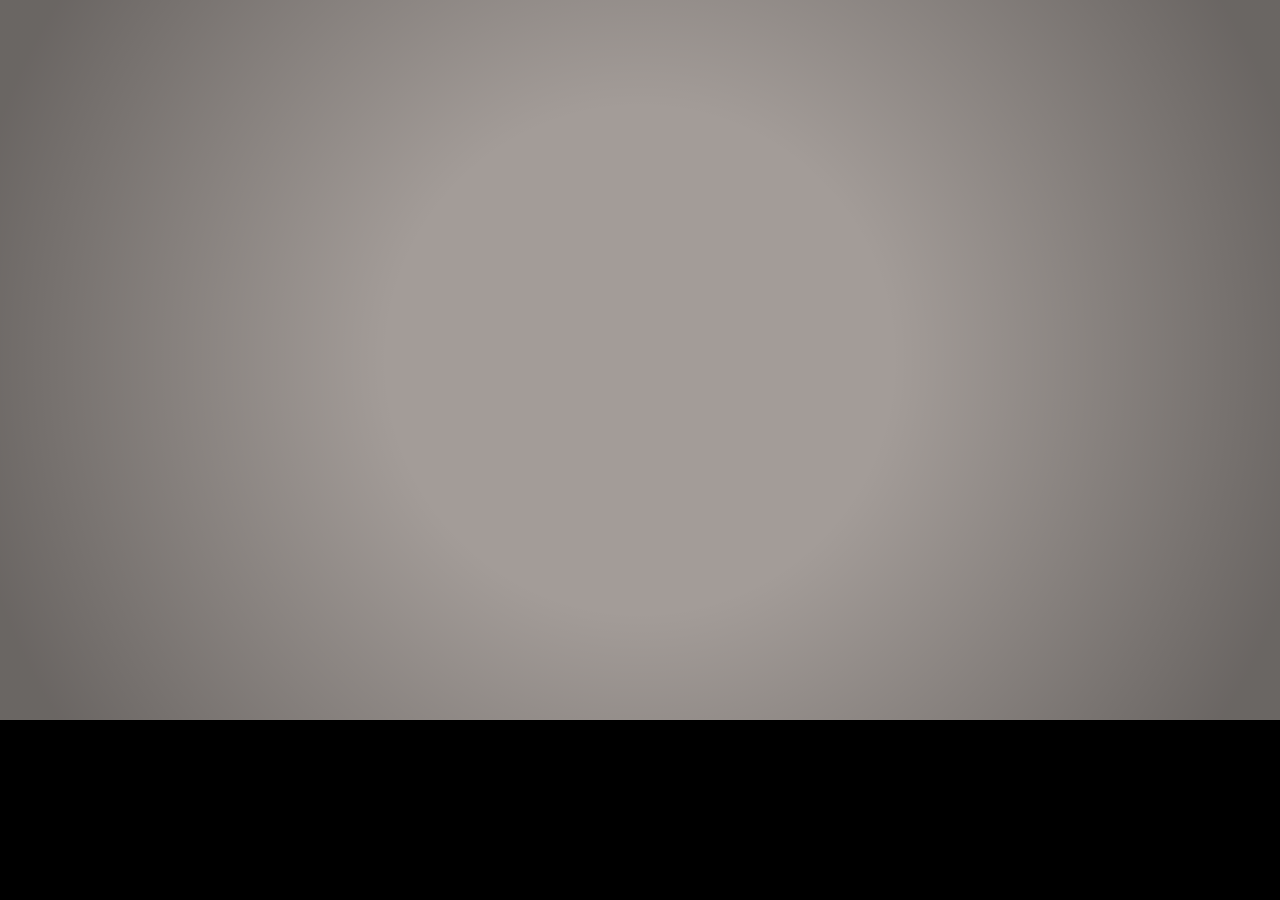
<file: tools/hero-film/film.html>
<!doctype html>
<html><head><meta charset="utf-8">
<style>html,body{margin:0;background:#000}canvas{display:block}</style>
</head><body>
<canvas id="c" width="1280" height="720"></canvas>
<script>
/* Kumcoffee header film — 20 s loop, rendered deterministically: window.render(t).
   0–6.5 rural highlands at dawn · 6.5–7.5 mist · 7.5–14 city street at blue hour into the café
   14–20 cappuccino with tulip latte art · loop closes through mist. */
const W = 1280, H = 720, DUR = 20;
const cv = document.getElementById("c"), g = cv.getContext("2d");

/* ---------- helpers ---------- */
const clamp = (v, a = 0, b = 1) => Math.max(a, Math.min(b, v));
const lerp = (a, b, k) => a + (b - a) * k;
const ease = (k) => k < .5 ? 2 * k * k : 1 - Math.pow(-2 * k + 2, 2) / 2;
const smooth = (a, b, t) => ease(clamp((t - a) / (b - a)));
function rng(seed) { let s = seed >>> 0; return () => ((s = (s * 1664525 + 1013904223) >>> 0) / 4294967296); }
function noise1(x, seed) { // smooth value noise from summed sines
  return Math.sin(x * 1.3 + seed) * .5 + Math.sin(x * 2.9 + seed * 1.7) * .25 + Math.sin(x * 6.1 + seed * .3) * .12 + Math.sin(x * 12.7 + seed * 2.1) * .05;
}
function grad(y0, y1, stops) {
  const gr = g.createLinearGradient(0, y0, 0, y1);
  stops.forEach(([o, c]) => gr.addColorStop(o, c));
  return gr;
}
function rgba(hex, a) {
  const n = parseInt(hex.slice(1), 16);
  return `rgba(${n >> 16},${(n >> 8) & 255},${n & 255},${a})`;
}

/* ---------- ensō mark (same geometry as the site logo) ---------- */
function ensoPts() {
  const pts = [], inner = [], start = -62 * Math.PI / 180, sweep = 326 * Math.PI / 180, n = 120;
  const width = (s) => s < .06 ? 2 + s / .06 * 5.5 : s < .55 ? 7.5 + 1.8 * Math.sin((s - .06) / .49 * Math.PI) : 7.5 - 6.3 * Math.pow((s - .55) / .45, 1.3);
  for (let i = 0; i <= n; i++) {
    const s = i / n, a = start - s * sweep, r = 39 + 1.1 * Math.sin(s * Math.PI * 2.6) - s, w = width(s), cx = 50 + .8 * Math.sin(s * 5);
    pts.push([cx + (r + w / 2) * Math.cos(a), 50 + (r + w / 2) * Math.sin(a)]);
    inner.push([cx + (r - w / 2) * Math.cos(a), 50 + (r - w / 2) * Math.sin(a)]);
  }
  return pts.concat(inner.reverse());
}
const ENSO = ensoPts();
function drawEnso(x, y, size, ink, dot) {
  const k = size / 100;
  g.beginPath();
  ENSO.forEach(([px, py], i) => i ? g.lineTo(x + px * k, y + py * k) : g.moveTo(x + px * k, y + py * k));
  g.closePath(); g.fillStyle = ink; g.fill();
  if (dot) { g.beginPath(); g.arc(x + 50 * k, y + 50 * k, 8.5 * k, 0, Math.PI * 2); g.fillStyle = dot; g.fill(); }
}

/* ---------- scene A: highlands at dawn ---------- */
function ridge(t, camX, depth, base, amp, freq, seed, color, mistColor) {
  const off = camX * depth;
  g.beginPath(); g.moveTo(0, H);
  for (let x = 0; x <= W; x += 8) {
    const y = base - (noise1((x + off) / freq, seed) * .5 + .5) * amp;
    g.lineTo(x, y);
  }
  g.lineTo(W, H); g.closePath();
  g.fillStyle = color; g.fill();
  if (mistColor) { // mist at the foot of each ridge
    g.fillStyle = grad(base - amp * .2, base + 40, [[0, rgba(mistColor, 0)], [1, rgba(mistColor, .55)]]);
    g.fillRect(0, base - amp * .2, W, amp * .2 + 60);
  }
}

function coffeeRows(t, camX) {
  // terraced hillside: curved rows of bushes, dotted with cherries
  const off = camX * 1.1, R = rng(7);
  for (let row = 0; row < 9; row++) {
    const yBase = 470 + row * 30 + row * row * 2.2;
    const s = .45 + row * .1; // bush scale grows toward the viewer
    g.fillStyle = row % 2 ? "#2e4a33" : "#355539";
    for (let i = -2; i < 34; i++) {
      const x = ((i * 46 * s * 1.6 - off * (1 + row * .08)) % (W + 200) + W + 200) % (W + 200) - 100;
      const y = yBase + Math.sin((x + row * 60) / 260) * 14;
      g.beginPath(); g.ellipse(x, y, 26 * s, 16 * s, 0, 0, Math.PI * 2); g.fill();
      if (row > 3) { // cherries
        for (let c = 0; c < 3; c++) {
          g.fillStyle = c % 2 ? "#a3271f" : "#c4382a";
          g.beginPath(); g.arc(x + (c - 1) * 7 * s, y + 4 * s + (c % 2) * 3, 3.2 * s, 0, Math.PI * 2); g.fill();
        }
        g.fillStyle = row % 2 ? "#2e4a33" : "#355539";
      }
    }
  }
}

function branch(t, camX) {
  // foreground coffee branch entering from the top right, swaying slightly
  const sway = Math.sin(t * 1.1) * 4, ox = 1010 - camX * 1.8, oy = -30;
  g.save(); g.translate(ox, oy); g.rotate((sway - 8) * Math.PI / 180);
  g.strokeStyle = "#1d2a1f"; g.lineWidth = 9; g.lineCap = "round";
  g.beginPath(); g.moveTo(300, 0); g.quadraticCurveTo(120, 120, -60, 230); g.stroke();
  const leaves = [[200, 60, -.6], [110, 130, .5], [40, 170, -.4], [-30, 215, .7], [160, 95, 2.4], [70, 160, 2.6]];
  leaves.forEach(([x, y, a]) => {
    g.save(); g.translate(x, y); g.rotate(a);
    g.fillStyle = "#1f3524"; g.beginPath(); g.ellipse(0, 46, 22, 52, 0, 0, Math.PI * 2); g.fill();
    g.strokeStyle = "rgba(255,255,255,.08)"; g.lineWidth = 2; g.beginPath(); g.moveTo(0, 0); g.lineTo(0, 92); g.stroke();
    g.restore();
  });
  [[130, 118], [148, 128], [124, 136], [56, 172], [74, 180], [-10, 222], [8, 228]].forEach(([x, y], i) => {
    g.fillStyle = i % 3 === 0 ? "#8f1f19" : "#bf3326";
    g.beginPath(); g.arc(x, y, 11, 0, Math.PI * 2); g.fill();
    g.fillStyle = "rgba(255,255,255,.28)"; g.beginPath(); g.arc(x - 3, y - 4, 3, 0, Math.PI * 2); g.fill();
  });
  g.restore();
}

function birds(t) {
  g.strokeStyle = "rgba(30,28,40,.55)"; g.lineWidth = 2;
  [[0, 210, 1], [1.3, 240, .8], [2.1, 190, .7]].forEach(([d, y, s]) => {
    const x = 200 + (t - d) * 90, f = Math.sin(t * 8 + d) * 5 * s;
    g.beginPath(); g.moveTo(x - 10 * s, y - f); g.quadraticCurveTo(x - 4 * s, y - 3, x, y); g.quadraticCurveTo(x + 4 * s, y - 3, x + 10 * s, y - f); g.stroke();
  });
}

function sceneA(t) {
  const k = clamp(t / 7), camX = t * 38;
  g.save();
  const zoom = 1 + k * .06; g.translate(W / 2, H / 2); g.scale(zoom, zoom); g.translate(-W / 2, -H / 2);
  g.fillStyle = grad(0, H * .75, [[0, "#232845"], [.45, "#6e5a78"], [.78, "#e59a6e"], [1, "#f6c690"]]);
  g.fillRect(-50, -50, W + 100, H + 100);
  // sun
  const sy = lerp(430, 300, ease(k)), sx = 520;
  const glow = g.createRadialGradient(sx, sy, 10, sx, sy, 300);
  glow.addColorStop(0, "rgba(255,226,180,.9)"); glow.addColorStop(.25, "rgba(255,190,140,.35)"); glow.addColorStop(1, "rgba(255,190,140,0)");
  g.fillStyle = glow; g.fillRect(0, 0, W, H);
  g.fillStyle = "#f2603f"; g.beginPath(); g.arc(sx, sy, 46, 0, Math.PI * 2); g.fill();
  // soft clouds
  for (let i = 0; i < 4; i++) {
    const cxl = ((i * 360 + t * 12) % (W + 400)) - 200, cyl = 120 + (i % 2) * 70;
    g.fillStyle = "rgba(255,214,190,.16)";
    [[0, 0, 120, 26], [70, -14, 80, 22], [-60, 6, 70, 18]].forEach(([dx, dy, rx, ry]) => { g.beginPath(); g.ellipse(cxl + dx, cyl + dy, rx, ry, 0, 0, Math.PI * 2); g.fill(); });
  }
  birds(t);
  ridge(t, camX, .15, 420, 150, 260, 1.2, "#5b5470", "#e7b49a");
  ridge(t, camX, .3, 450, 120, 200, 4.1, "#4a4a62", "#d9a790");
  ridge(t, camX, .5, 490, 100, 170, 2.7, "#3c4a4f", "#c99c86");
  // drifting mist band
  for (let i = 0; i < 3; i++) {
    const mx = ((t * 30 * (i + 1) + i * 500) % (W + 800)) - 400, my = 455 + i * 22;
    const mg = g.createRadialGradient(mx, my, 10, mx, my, 380);
    mg.addColorStop(0, "rgba(246,214,190,.35)"); mg.addColorStop(1, "rgba(246,214,190,0)");
    g.fillStyle = mg; g.fillRect(0, 300, W, 300);
  }
  ridge(t, camX, .8, 560, 70, 220, 6.3, "#2b4232", null);
  // shade trees and a farmhouse on the near hill
  const hx = 820 - camX * .8;
  [[hx - 260, 1.0], [hx - 120, .8], [hx + 190, 1.1], [hx + 380, .9], [hx - 520, .85]].forEach(([x, s]) => {
    g.fillStyle = "#1f3326"; g.fillRect(x - 3 * s, 470 - 40 * s, 6 * s, 50 * s);
    g.beginPath(); g.ellipse(x, 470 - 52 * s, 46 * s, 20 * s, 0, 0, Math.PI * 2); g.fill();
    g.beginPath(); g.ellipse(x + 10 * s, 470 - 66 * s, 30 * s, 13 * s, 0, 0, Math.PI * 2); g.fill();
  });
  g.fillStyle = "#e9dccb"; g.fillRect(hx - 30, 474, 64, 30);
  g.fillStyle = "#8e3b2e"; g.beginPath(); g.moveTo(hx - 40, 476); g.lineTo(hx + 2, 452); g.lineTo(hx + 44, 476); g.closePath(); g.fill();
  g.fillStyle = "#3a2a20"; g.fillRect(hx - 4, 488, 12, 16);
  g.fillStyle = "rgba(233,220,203,.65)"; g.fillRect(hx + 46, 494, 70, 10);   // drying patio
  coffeeRows(t, camX);
  branch(t, camX);
  g.restore();
}

/* ---------- scene B: city street at blue hour ---------- */
const VP = { x: 640, y: 392 };
function proj(x, y, z) { // world (x lateral, y height, z depth) → screen
  const f = 520 / z;
  return [VP.x + x * f, VP.y - y * f, f];
}
const R2 = rng(42);
const STREET = []; // building facades along both sides
for (let i = 0; i < 26; i++) {
  ["L", "R"].forEach((side) => {
    STREET.push({ side, z0: 2 + i * 3.2 + R2() * .6, h: 6 + R2() * 9, w: 2.4 + R2() * .8,
      hue: ["#2a3046", "#323850", "#2d2f40", "#3a3447"][Math.floor(R2() * 4)],
      lit: Array.from({ length: 40 }, () => R2() < .45), lantern: R2() < .45, sign: R2() < .5, signHue: ["#e3b45a", "#d9573f", "#f1e6c8", "#7fb1a8"][Math.floor(R2() * 4)] });
  });
}
function quad(a, b, c, d, fill) { g.beginPath(); g.moveTo(...a); g.lineTo(...b); g.lineTo(...c); g.lineTo(...d); g.closePath(); g.fillStyle = fill; g.fill(); }

function cafeFacade(dz, k) {
  // the café at the end of the street, centred on the vanishing point
  const zf = Math.max(dz, .35), [cx, cy, f] = proj(0, 1.9, zf), w = 7.6 * f, h = 7 * f;
  const x0 = cx - w / 2, y0 = cy - h / 2;
  g.fillStyle = "#e9e2d6"; g.fillRect(x0, y0, w, h);                       // plaster wall
  g.fillStyle = "#1a1a1a"; g.fillRect(x0 + w * .12, y0 + h * .1, w * .76, h * .12); // sign band
  g.save(); g.fillStyle = "#f6f1e8"; g.font = `500 ${Math.max(6, h * .055)}px Inter`; g.textAlign = "center"; g.textBaseline = "middle";
  g.letterSpacing = `${h * .02}px`;
  g.fillText("KUMCOFFEE", cx + h * .03, y0 + h * .16); g.restore();
  // warm window and door
  const wx = x0 + w * .12, wy = y0 + h * .3, ww = w * .76, wh = h * .62;
  const win = g.createLinearGradient(0, wy, 0, wy + wh);
  win.addColorStop(0, "#ffd9a0"); win.addColorStop(1, "#f0a960");
  g.fillStyle = win; g.fillRect(wx, wy, ww, wh);
  g.fillStyle = "rgba(60,40,25,.35)"; g.fillRect(wx, wy + wh * .66, ww, wh * .34);          // counter inside
  g.fillStyle = "#2a2a2a"; g.fillRect(wx + ww * .495, wy, ww * .01, wh);                      // mullion
  // noren curtain with the ensō
  const nx = cx - w * .17, ny = wy, nw = w * .34, nh = wh * .42;
  g.fillStyle = "#1f2b45";
  for (let i = 0; i < 3; i++) g.fillRect(nx + i * nw / 3 + 1, ny, nw / 3 - 2, nh + Math.sin(k * 6 + i) * nh * .02);
  drawEnso(cx - nh * .32, ny + nh * .2, nh * .64, "#f3efe6", "#d2513a");
  // glow spill onto the street
  const sp = g.createRadialGradient(cx, y0 + h, 10, cx, y0 + h, w * .9);
  sp.addColorStop(0, "rgba(255,190,120,.35)"); sp.addColorStop(1, "rgba(255,190,120,0)");
  g.fillStyle = sp; g.fillRect(0, 0, W, H);
}

function sceneB(t) {
  const lt = t - 6.5, travel = lt * 6.8, k = clamp(lt / 7.5);
  g.fillStyle = grad(0, VP.y + 40, [[0, "#0f1530"], [.65, "#2c3466"], [1, "#d07a5a"]]);
  g.fillRect(0, 0, W, H);
  // distant skyline
  g.fillStyle = "#1c2140";
  for (let i = 0; i < 40; i++) { const bw = 30 + (i * 37 % 50), bh = 40 + (i * 53 % 120), bx = i * 34 - 30; g.fillRect(bx, VP.y - bh, bw, bh + 5); }
  // road and pavements
  g.fillStyle = "#2b2c36"; g.fillRect(0, VP.y, W, H - VP.y);
  quad([0, H], [W, H], [VP.x + 6, VP.y], [VP.x - 6, VP.y], "#22232c");
  quad([0, H], [0, H * .86], [VP.x - 8, VP.y], [VP.x - 6, VP.y], "#3a3a44");
  quad([W, H], [W, H * .86], [VP.x + 8, VP.y], [VP.x + 6, VP.y], "#3a3a44");
  // wet-road reflection of the sky glow
  g.fillStyle = grad(VP.y, H, [[0, "rgba(240,150,110,.35)"], [1, "rgba(240,150,110,0)"]]);
  g.beginPath(); g.moveTo(VP.x - 8, VP.y); g.lineTo(VP.x + 8, VP.y); g.lineTo(W * .7, H); g.lineTo(W * .3, H); g.fill();
  // lane dashes
  for (let i = 0; i < 30; i++) {
    const z = ((i * 2.6 - travel) % 78 + 78) % 78 + .6;
    const [x1, y1, f1] = proj(-.12, -1.6, z), [x2, y2] = proj(.12, -1.6, z + 1);
    if (z < 1) continue;
    quad([x1, y1], [x1 + .24 * f1, y1], [x2, y2], [x2 - (.24 * 520 / (z + 1)), y2], "rgba(235,230,215,.75)");
  }
  // facades, far to near
  const items = STREET.map((b) => ({ ...b, z: b.z0 - travel })).filter((b) => b.z > .5 && b.z < 80).sort((a, b) => b.z - a.z);
  const endZ = 51 - travel; // the café sits at the end of the street
  if (endZ > .35) cafeFacade(endZ, k);
  items.forEach((b) => {
    if (b.z > endZ - .5) return;
    const sgn = b.side === "L" ? -1 : 1, xIn = sgn * 3.2, xOut = sgn * 9, depth = b.w;
    const p1 = proj(xIn, -1.6, b.z), p2 = proj(xIn, b.h, b.z), p3 = proj(xIn, b.h, b.z + depth), p4 = proj(xIn, -1.6, b.z + depth);
    const shade = clamp(1 - b.z / 70);
    quad([p1[0], p1[1]], [p2[0], p2[1]], [p3[0], p3[1]], [p4[0], p4[1]], b.hue);
    // windows on the street-facing wall
    let wi = 0;
    for (let fl = 0; fl < Math.floor(b.h / 1.6); fl++) for (let c = 0; c < 2; c++) {
      if (!b.lit[wi++ % 40]) continue;
      const zA = b.z + .3 + c * depth / 2, zB = zA + depth / 2 - .6, yA = .2 + fl * 1.6, yB = yA + .9;
      const a = proj(xIn, yA, zA), bb = proj(xIn, yB, zA), cc = proj(xIn, yB, zB), d = proj(xIn, yA, zB);
      quad([a[0], a[1]], [bb[0], bb[1]], [cc[0], cc[1]], [d[0], d[1]], `rgba(255,${200 + fl * 3},${130 + c * 30},${.55 + .4 * shade})`);
    }
    // vertical sign and paper lantern
    if (b.sign) {
      const a = proj(xIn + sgn * -.05, 4.2, b.z + .5), c = proj(xIn + sgn * -.05, 1.2, b.z + .5), f = a[2];
      g.fillStyle = b.signHue; g.globalAlpha = .9; g.fillRect(a[0] - .22 * f, a[1], .44 * f, c[1] - a[1]); g.globalAlpha = 1;
      g.fillStyle = "rgba(20,20,30,.55)";
      for (let i = 0; i < 4; i++) g.fillRect(a[0] - .1 * f, a[1] + (i + .5) * (c[1] - a[1]) / 4.6, .2 * f, .12 * f);
    }
    if (b.lantern) {
      const [lx, ly, f] = proj(xIn + sgn * -.5, 2.4, b.z + 1.2);
      const lg = g.createRadialGradient(lx, ly, 1, lx, ly, f * 1.4);
      lg.addColorStop(0, "rgba(255,120,80,.55)"); lg.addColorStop(1, "rgba(255,120,80,0)");
      g.fillStyle = lg; g.fillRect(lx - f * 1.4, ly - f * 1.4, f * 2.8, f * 2.8);
      g.fillStyle = "#d8452f"; g.beginPath(); g.ellipse(lx, ly, .28 * f, .4 * f, 0, 0, Math.PI * 2); g.fill();
      g.fillStyle = "#1a1a1a"; g.fillRect(lx - .2 * f, ly - .45 * f, .4 * f, .08 * f); g.fillRect(lx - .2 * f, ly + .37 * f, .4 * f, .08 * f);
    }
  });
  // street lamps
  for (let i = 0; i < 12; i++) {
    const z = ((i * 7 + 3 - travel) % 84 + 84) % 84 + .8; if (z > endZ - 1) continue;
    [-1, 1].forEach((s) => {
      const [bx, by, f] = proj(s * 2.9, -1.6, z), [tx, ty] = proj(s * 2.9, 4.5, z);
      g.strokeStyle = "#15161d"; g.lineWidth = Math.max(1, .1 * f); g.beginPath(); g.moveTo(bx, by); g.lineTo(tx, ty); g.stroke();
      const lg = g.createRadialGradient(tx, ty, 1, tx, ty, 1.6 * f);
      lg.addColorStop(0, "rgba(255,230,180,.8)"); lg.addColorStop(1, "rgba(255,230,180,0)");
      g.fillStyle = lg; g.fillRect(tx - 1.6 * f, ty - 1.6 * f, 3.2 * f, 3.2 * f);
    });
  }
  // walking into the café: warm light swells
  const enter = smooth(12.8, 14.1, t);
  if (enter > 0) { g.fillStyle = `rgba(255,224,180,${enter})`; g.fillRect(0, 0, W, H); }
}

/* ---------- scene C: cappuccino and tulip latte art ---------- */
function wood() {
  g.fillStyle = "#6b4528"; g.fillRect(0, 0, W, H);
  const R = rng(9);
  for (let i = 0; i < 90; i++) {
    const y = R() * H, a = .04 + R() * .08;
    g.strokeStyle = R() < .5 ? `rgba(30,15,5,${a})` : `rgba(255,220,180,${a * .6})`;
    g.lineWidth = 1 + R() * 3; g.beginPath(); g.moveTo(0, y);
    for (let x = 0; x <= W; x += 80) g.lineTo(x, y + Math.sin(x / 200 + i) * 6);
    g.stroke();
  }
}
function crescent(cx, cy, w, h, grow, color) {
  // one push of the tulip: a crescent whose wings curve upward, growing from the pour point
  if (grow <= 0) return;
  const k = ease(clamp(grow));
  g.save(); g.translate(cx, cy); g.scale(k, k);
  g.beginPath();
  g.moveTo(-w / 2, -h * .55);
  g.bezierCurveTo(-w * .52, h * .55, w * .52, h * .55, w / 2, -h * .55);           // outer (bottom) edge
  g.bezierCurveTo(w * .36, h * .02, -w * .36, h * .02, -w / 2, -h * .55);         // inner (top) edge
  g.fillStyle = color; g.fill();
  g.restore();
}
function sceneC(t) {
  const lt = t - 14, cx = 640, cy = 372;
  const zoom = 1 + clamp(lt / 6) * .08;
  g.save(); g.translate(cx, cy); g.scale(zoom, zoom); g.translate(-cx, -cy);
  wood();
  // soft café bokeh
  const R = rng(3);
  for (let i = 0; i < 14; i++) { const bx = R() * W, by = R() * H, br = 30 + R() * 60; const bg = g.createRadialGradient(bx, by, 1, bx, by, br); bg.addColorStop(0, "rgba(255,210,150,.12)"); bg.addColorStop(1, "rgba(255,210,150,0)"); g.fillStyle = bg; g.fillRect(bx - br, by - br, br * 2, br * 2); }
  // saucer, cup, spoon
  g.fillStyle = "rgba(0,0,0,.35)"; g.beginPath(); g.ellipse(cx + 18, cy + 22, 258, 258, 0, 0, Math.PI * 2); g.fill();
  g.fillStyle = "#efebe4"; g.beginPath(); g.arc(cx, cy, 250, 0, Math.PI * 2); g.fill();
  g.strokeStyle = "rgba(0,0,0,.06)"; g.lineWidth = 3; g.beginPath(); g.arc(cx, cy, 205, 0, Math.PI * 2); g.stroke();
  g.fillStyle = "#c9c4bb"; g.save(); g.translate(cx + 120, cy + 175); g.rotate(-.55);
  g.beginPath(); g.ellipse(0, 0, 18, 26, 0, 0, Math.PI * 2); g.fill(); g.fillRect(-4, 20, 8, 120); g.restore();
  g.fillStyle = "#f7f5f1"; g.beginPath(); g.roundRect(cx + 150, cy - 26, 120, 52, 26); g.fill(); // handle
  g.fillStyle = "rgba(0,0,0,.25)"; g.beginPath(); g.arc(cx + 8, cy + 10, 182, 0, Math.PI * 2); g.fill();
  g.fillStyle = "#fbfaf7"; g.beginPath(); g.arc(cx, cy, 178, 0, Math.PI * 2); g.fill();
  drawEnso(cx - 150, cy + 112, 36, "#1a1a1a", "#c8402c"); // small mark on the cup rim
  // crema
  const crema = g.createRadialGradient(cx - 30, cy - 30, 10, cx, cy, 150);
  crema.addColorStop(0, "#b77a45"); crema.addColorStop(.7, "#93582d"); crema.addColorStop(1, "#5e3417");
  g.fillStyle = crema; g.beginPath(); g.arc(cx, cy, 152, 0, Math.PI * 2); g.fill();
  g.save(); g.beginPath(); g.arc(cx, cy, 150, 0, Math.PI * 2); g.clip();
  // tulip: four nested crescents pushed from the bottom, a heart on top, then the pull-through
  const milk = "#f6efe3", line = "#d9b48c";
  const p = (a) => smooth(a, a + .8, lt);
  [[cy + 96, 236, 92, .6], [cy + 52, 200, 80, 1.4], [cy + 12, 164, 68, 2.1], [cy - 24, 128, 56, 2.8]].forEach(([y, w, h, at]) => {
    crescent(cx, y, w, h, p(at), milk);
    crescent(cx, y - h * .1, w * .72, h * .5, p(at + .15), line);   // thin crema line inside each push
    crescent(cx, y - h * .14, w * .64, h * .4, p(at + .2), milk);
  });
  const hk = p(3.5);
  if (hk > 0) {
    g.save(); g.translate(cx, cy - 66); g.scale(hk, hk);
    g.beginPath(); g.moveTo(0, 30);
    g.bezierCurveTo(-58, -2, -44, -50, 0, -26); g.bezierCurveTo(44, -50, 58, -2, 0, 30);
    g.fillStyle = milk; g.fill(); g.restore();
  }
  const pull = smooth(4.4, 5.0, lt);
  if (pull > 0) {
    g.strokeStyle = "#c79466"; g.lineWidth = 3; g.lineCap = "round";
    g.beginPath(); g.moveTo(cx, cy - 92); g.lineTo(cx, cy - 92 + pull * 236); g.stroke();
  }
  g.restore();
  // milk stream while pouring
  const pouring = lt > .3 && lt < 5.0;
  if (pouring) {
    const top = smooth(.3, .6, lt), sx = cx + Math.sin(lt * 9) * 3, sy = lt < 3.5 ? cy + 96 - Math.min(3, Math.floor((lt - .6) / .75)) * 40 : cy - 66;
    g.strokeStyle = "rgba(248,244,236,.95)"; g.lineWidth = 7; g.lineCap = "round";
    g.beginPath(); g.moveTo(sx, -20); g.quadraticCurveTo(sx + 6, sy * .5, sx, Math.min(sy, lerp(-20, sy, top))); g.stroke();
    // pitcher spout
    g.fillStyle = "#cfd3d6"; g.beginPath(); g.moveTo(sx - 70, -40); g.lineTo(sx + 50, -40); g.lineTo(sx + 8, 12); g.lineTo(sx - 12, 12); g.closePath(); g.fill();
  }
  // steam
  if (lt > 4.6) {
    const a = smooth(4.6, 5.4, lt) * .25;
    for (let i = 0; i < 3; i++) {
      g.strokeStyle = `rgba(255,255,255,${a})`; g.lineWidth = 10; g.lineCap = "round"; g.beginPath();
      for (let y = 0; y < 200; y += 10) { const x = cx - 60 + i * 60 + Math.sin(y / 30 + lt * 2 + i) * 14; y ? g.lineTo(x, cy - 160 - y) : g.moveTo(x, cy - 160); }
      g.stroke();
    }
  }
  g.restore();
  // fade in from the café door light
  const from = 1 - smooth(14, 14.7, t);
  if (from > 0) { g.fillStyle = `rgba(255,224,180,${from})`; g.fillRect(0, 0, W, H); }
}

/* ---------- compositing ---------- */
const MIST = "#cfc6c0";
function mistOverlay(a) { if (a > 0) { g.fillStyle = rgba(MIST, a); g.fillRect(0, 0, W, H); } }

window.render = function (t) {
  g.save();
  if (t < 7.2) sceneA(t);
  if (t >= 6.6 && t < 14.2) { g.globalAlpha = t < 7.2 ? smooth(6.6, 7.2, t) : 1; sceneB(t); g.globalAlpha = 1; }
  if (t >= 14) sceneC(t);
  g.restore();
  // mist: opens the loop, carries the country→city cut, closes the loop
  mistOverlay(1 - smooth(0, 1.1, t));
  mistOverlay(Math.sin(clamp((t - 6) / 1.8) * Math.PI) * .9);
  mistOverlay(smooth(19, 20, t));
  // grade for text on top: dim, gentle vignette
  g.fillStyle = "rgba(8,8,10,.22)"; g.fillRect(0, 0, W, H);
  const v = g.createRadialGradient(W / 2, H / 2, H * .35, W / 2, H / 2, H * .95);
  v.addColorStop(0, "rgba(0,0,0,0)"); v.addColorStop(1, "rgba(0,0,0,.35)");
  g.fillStyle = v; g.fillRect(0, 0, W, H);
};
window.DUR = DUR;
render(0);
</script>
</body></html>
</file>
<file: css/style.css>
/* ==========================================================================
   Kumcoffee — Roastery & Kitchen
   Editorial grotesk: off-white page, tight bold type, uppercase labels,
   numbered sections and large full-width images.
   ========================================================================== */

/* Inter Tight, self-hosted (one variable file for weights 400–700, latin) */
@font-face {
  font-family: "Inter Tight";
  font-style: normal;
  font-weight: 400 700;
  font-display: swap;
  src: url("../fonts/inter-tight-latin.woff2") format("woff2");
  unicode-range: U+0000-00FF, U+0131, U+0152-0153, U+02BB-02BC, U+02C6, U+02DA, U+02DC, U+0304, U+0308, U+0329, U+2000-206F, U+20AC, U+2122, U+2191, U+2193, U+2212, U+2215, U+FEFF, U+FFFD;
}

:root {
  --ticker-h: 34px;
  --header-h: calc(76px + var(--ticker-h));
  --bg: #f6f6f5;
  --ink: #111111;
  --body: #4a4a48;      /* paragraph grey */
  --muted: #6c6c68;
  --line: #dcdcd8;
  --frame: #e8e8e5;     /* image frames */
  --accent: #c8402c;   /* the logo's vermilion: links, hover, live dot, cart */

  --sans: "Inter Tight", "Inter", system-ui, -apple-system, "Segoe UI", sans-serif;

  --gutter: clamp(20px, 3vw, 40px);
  --max: 1440px;
  --ease: cubic-bezier(.2, .7, .1, 1);
}

*, *::before, *::after { box-sizing: border-box; }

html { -webkit-text-size-adjust: 100%; scroll-behavior: smooth; }
@media (prefers-reduced-motion: reduce) { html { scroll-behavior: auto; } }

body {
  margin: 0;
  background: var(--bg);
  color: var(--ink);
  font-family: var(--sans);
  font-size: 18px;
  line-height: 1.45;
  letter-spacing: -.01em;
  -webkit-font-smoothing: antialiased;
  overflow-x: hidden;
}

img, svg { display: block; max-width: 100%; }
a { color: inherit; }
button { font: inherit; color: inherit; cursor: pointer; letter-spacing: inherit; }
::selection { background: var(--accent); color: #fff; }
:focus-visible { outline: 2px solid var(--accent); outline-offset: 3px; }

.skip-link { position: absolute; left: -9999px; top: 8px; background: var(--ink); color: var(--bg); padding: 8px 14px; z-index: 100; }
.skip-link:focus { left: 8px; }

/* ---------- Layout ---------- */

.wrap { width: 100%; max-width: var(--max); margin: 0 auto; padding: 0 var(--gutter); }
.section { padding: clamp(72px, 9vw, 140px) 0; }
.section--tight { padding: clamp(40px, 5vw, 72px) 0; }
.section--alt { background: #efefed; }

/* ---------- Type ---------- */

.label { display: block; font-size: 16px; font-weight: 500; text-transform: uppercase; letter-spacing: -.01em; line-height: 1.3; }
.label + .label { margin-top: 10px; }
.eyebrow { display: block; font-size: 16px; font-weight: 500; text-transform: uppercase; letter-spacing: -.01em; }
.display {
  font-weight: 700; text-transform: uppercase; letter-spacing: -.055em; line-height: .98;
  font-size: clamp(40px, 7.4vw, 120px); margin: 0;
}
.statement { font-weight: 600; letter-spacing: -.045em; line-height: 1.08; font-size: clamp(34px, 4.6vw, 72px); margin: 0; max-width: 20ch; }
.h2 { font-weight: 600; text-transform: uppercase; letter-spacing: -.045em; line-height: 1; font-size: clamp(32px, 4.4vw, 64px); margin: 0; }
.h3 { font-weight: 500; text-transform: uppercase; letter-spacing: -.02em; line-height: 1.2; font-size: clamp(18px, 1.6vw, 22px); margin: 0; }
.italic { font-style: normal; }
.lede, .text { color: var(--body); font-size: clamp(18px, 1.5vw, 22px); line-height: 1.42; max-width: 34em; margin: 0; }
.muted { color: var(--muted); }
.mono { font-size: 14px; }
.rule { border: 0; border-top: 1px solid var(--line); margin: 0; }

.section-head { display: flex; justify-content: space-between; align-items: end; gap: 24px; flex-wrap: wrap; margin-bottom: clamp(32px, 4vw, 56px); }
.section-head .h2, .shop-section-head .h2 { margin-top: 12px; }

/* ---------- Buttons & links ---------- */

.btn {
  display: inline-flex; align-items: center; justify-content: center; gap: 10px;
  min-height: 50px; padding: 0 26px;
  border: 1px solid var(--ink); border-radius: 0;
  background: var(--ink); color: var(--bg);
  font-size: 15px; font-weight: 500; text-transform: uppercase; letter-spacing: -.01em;
  text-decoration: none;
  transition: background .2s, color .2s;
}
.btn:hover { background: transparent; color: var(--ink); }
.btn--ghost { background: transparent; color: var(--ink); }
.btn--ghost:hover { background: var(--ink); color: var(--bg); }
.btn .arrow { display: none; }

.link { font-size: 16px; font-weight: 500; text-transform: uppercase; text-decoration: none; border-bottom: 1px solid currentColor; padding-bottom: 2px; }
.link:hover { color: var(--accent); }

/* ---------- Header & full-screen menu ---------- */

.site-header { position: sticky; top: 0; z-index: 60; }
/* The blur lives on a pseudo-element: backdrop-filter on the header itself
   would become the containing block for the fixed full-screen menu. */
.site-header::before {
  content: ""; position: absolute; inset: 0; z-index: -1;
  background: color-mix(in srgb, var(--bg) 82%, transparent);
  backdrop-filter: blur(14px); -webkit-backdrop-filter: blur(14px);
}
.menu-open .site-header::before { background: var(--bg); }
.site-header .wrap { display: flex; align-items: center; justify-content: space-between; height: 76px; gap: 24px; }
.brand { display: inline-flex; align-items: center; gap: 12px; text-decoration: none; }
.brand-mark { width: 34px; height: 34px; }
.brand-name { font-size: 15px; font-weight: 500; text-transform: uppercase; letter-spacing: .24em; }
.brand-jp, .jp { font-family: "Noto Sans JP", "Hiragino Sans", "Yu Gothic", sans-serif; }
.brand-jp { font-size: 11px; letter-spacing: .4em; color: var(--muted); }
@media (max-width: 520px) { .brand-jp { display: none; } .brand-name { letter-spacing: .16em; } }

.header-actions { display: flex; align-items: center; gap: clamp(16px, 2.4vw, 32px); }
.cart-btn { background: none; border: 0; padding: 6px 0; font-size: clamp(18px, 1.6vw, 22px); font-weight: 500; text-transform: uppercase; display: inline-flex; gap: 10px; }
.cart-count::before { content: "("; }
.cart-count::after { content: ")"; }

.menu-toggle { background: none; border: 0; width: 36px; height: 36px; padding: 0; position: relative; }
.menu-toggle span { position: absolute; left: 4px; right: 4px; height: 2.5px; background: var(--ink); transition: transform .3s var(--ease), opacity .2s; }
.menu-toggle span:nth-child(1) { top: 9px; }
.menu-toggle span:nth-child(2) { top: 17px; }
.menu-toggle span:nth-child(3) { top: 25px; }
.menu-open .menu-toggle span:nth-child(1) { transform: translateY(8px) rotate(45deg); }
.menu-open .menu-toggle span:nth-child(2) { opacity: 0; }
.menu-open .menu-toggle span:nth-child(3) { transform: translateY(-8px) rotate(-45deg); }

.nav {
  position: fixed; inset: var(--header-h) 0 0 0; z-index: 55; background: var(--bg);
  display: flex; flex-direction: column; justify-content: space-between; gap: 32px;
  padding: clamp(24px, 4vw, 56px) var(--gutter) var(--gutter);
  opacity: 0; visibility: hidden; transition: opacity .3s var(--ease), visibility .3s;
  overflow-y: auto;
}
.menu-open .nav { opacity: 1; visibility: visible; }
.menu-open { overflow: hidden; }
.nav-links { display: flex; flex-direction: column; }
.nav-links a {
  display: flex; align-items: baseline; gap: 16px;
  font-size: clamp(40px, 8vw, 104px); font-weight: 700; text-transform: uppercase; letter-spacing: -.055em; line-height: 1;
  text-decoration: none; padding: 6px 0; transition: opacity .2s, transform .4s var(--ease);
}
.nav-links a small { font-size: 16px; font-weight: 500; letter-spacing: -.01em; }
.nav-links:hover a { opacity: .3; }
.nav-links a:hover, .nav-links a[aria-current="page"] { opacity: 1; }
.nav-info { display: grid; grid-template-columns: repeat(3, minmax(0, 1fr)); gap: 24px; color: var(--body); font-size: 16px; }
.nav-info .label { color: var(--ink); margin-bottom: 6px; }
@media (max-width: 640px) { .nav-info { grid-template-columns: 1fr; gap: 16px; } }

/* ---------- Figures (image frames) ---------- */

.figure { background: var(--frame); overflow: hidden; position: relative; }
.figure svg { width: 100%; height: 100%; transition: transform 1.2s var(--ease); }
.figure:hover svg { transform: scale(1.02); }
.figure img, .figure video { width: 100%; height: 100%; object-fit: cover; display: block; transition: transform 1.2s var(--ease); }
.figure:hover img, .figure:hover video { transform: scale(1.02); }
.figure--wide { aspect-ratio: 16 / 9; }
.figure--photo { aspect-ratio: 4 / 3; }
.figure--tall { aspect-ratio: 4 / 5; }
.figure--square { aspect-ratio: 1; }
@media (max-width: 760px) { .figure--wide { aspect-ratio: 4 / 3; } }

/* ---------- Hero ---------- */

/* Film header: full-bleed looping video, dimmed, with the headline set over it. */
.hero--film { position: relative; padding: 0; min-height: min(92vh, 900px); min-height: min(92svh, 900px); display: flex; align-items: flex-end; overflow: hidden; background: #1a1714; color: #f6f6f5; margin-top: calc(-1 * var(--header-h)); }
.hero-video { position: absolute; inset: 0; width: 100%; height: 100%; object-fit: cover; }
.hero-shade { position: absolute; inset: 0; background:
  radial-gradient(120% 90% at 0% 100%, rgba(10,9,8,.72) 0%, rgba(10,9,8,.35) 45%, rgba(10,9,8,0) 75%),
  linear-gradient(180deg, rgba(10,9,8,.5) 0%, rgba(10,9,8,.08) 28%, rgba(10,9,8,.15) 60%, rgba(10,9,8,.6) 100%); }
.hero-over { position: relative; padding-top: calc(64px + var(--header-h)); padding-bottom: clamp(40px, 6vw, 80px); }
.hero--film .hero-intro { margin-top: 0; display: block; max-width: 980px; }
.hero-kicker { margin-bottom: 20px; }
.hero--film .statement { color: #fff; text-shadow: 0 2px 30px rgba(0,0,0,.25); }
.hero--film .label { color: rgba(255,255,255,.88); }
/* phones: the film fills exactly the visible screen */
@media (max-width: 760px) {
  .hero--film { min-height: 100vh; min-height: 100svh; }
  .hero-over { padding-top: calc(20px + var(--header-h)); }
}
/* phones held sideways: short screen, so size the type by height and drop the label column */
@media (max-height: 520px) and (orientation: landscape) {
  .hero--film { min-height: 100vh; min-height: 100svh; }
  .hero-over { padding-top: var(--header-h); padding-bottom: 24px; }
  .hero-kicker { display: none; }
  .hero--film .statement { font-size: clamp(22px, 7.5vh, 40px); max-width: 26ch; }
  .hero--film .hero-ctas { margin-top: 16px; }
}
.btn--light { background: #f6f6f5; color: #111; border-color: #f6f6f5; }
.btn--light:hover { background: transparent; color: #f6f6f5; }
.btn--outline-light { background: transparent; color: #f6f6f5; border-color: rgba(246,246,245,.8); }
.btn--outline-light:hover { background: #f6f6f5; color: #111; }
/* header sits over the film until the page scrolls */
.has-film .site-header:not(.is-scrolled)::before { background: transparent; backdrop-filter: none; -webkit-backdrop-filter: none; }
.has-film:not(.menu-open) .site-header:not(.is-scrolled) { color: #f6f6f5; }
.has-film:not(.menu-open) .site-header:not(.is-scrolled) .brand-mark path { fill: #f6f6f5; }
.has-film:not(.menu-open) .site-header:not(.is-scrolled) .brand-jp { color: rgba(246,246,245,.7); }
.has-film:not(.menu-open) .site-header:not(.is-scrolled) .menu-toggle span { background: #f6f6f5; }
.site-header { transition: color .3s; }

.hero { padding: 0 0 clamp(64px, 8vw, 120px); }
.hero .figure { aspect-ratio: 16 / 9; }
@media (max-width: 760px) { .hero .figure { aspect-ratio: 4 / 5; } }
.hero-media { display: flex; align-items: center; justify-content: center; padding: 6% 8%; height: 100%; }
.hero-media svg { width: 30%; height: auto; filter: drop-shadow(0 30px 30px rgba(0, 0, 0, .14)); animation: float-in 1.1s var(--ease) both; }
.hero-media svg:nth-child(1) { transform: translate(16%, 6%) rotate(-7deg); animation-delay: .12s; }
.hero-media svg:nth-child(2) { width: 36%; z-index: 1; }
.hero-media svg:nth-child(3) { transform: translate(-16%, 6%) rotate(7deg); animation-delay: .24s; }
@media (max-width: 760px) { .hero-media svg { width: 38%; } .hero-media svg:nth-child(2) { width: 44%; } }
@keyframes float-in { from { opacity: 0; translate: 0 30px; } to { opacity: 1; translate: 0 0; } }
.hero-intro { margin-top: clamp(40px, 5vw, 72px); }
.hero-intro .hero-ctas { display: flex; gap: 12px; flex-wrap: wrap; margin-top: 32px; }
@media (max-width: 860px) { .hero-intro { grid-template-columns: 1fr; } }

/* ---------- Concept rows (label column + content column) ---------- */

.concepts { padding: 0 0 clamp(24px, 3vw, 48px); }
.concept { padding: clamp(56px, 7vw, 112px) 0; }
.concept + .concept { border-top: 1px solid var(--line); }
.concept-labels { display: flex; gap: 10px; margin-bottom: 16px; }
.concept-labels .label + .label { margin-top: 0; }
.concept-body { display: flex; flex-direction: column; gap: 18px; }
.concept-body .figure { margin-top: clamp(20px, 3vw, 40px); }
.concept-text { display: flex; flex-direction: column; gap: 16px; max-width: 46rem; }
.concept-text .h2 { margin-top: 4px; }
.concept--full .figure { margin-top: clamp(32px, 4vw, 56px); }
.figure--cinema { aspect-ratio: 21 / 9; }
.concept--split { display: grid; grid-template-columns: 1fr 1fr; gap: clamp(32px, 5vw, 80px); align-items: center; }
.spread { display: grid; grid-template-columns: 1fr 1fr; gap: clamp(12px, 1.6vw, 24px); margin-top: clamp(32px, 4vw, 56px); }
@media (max-width: 860px) {
  .concept--split { grid-template-columns: 1fr; }
  .figure--cinema { aspect-ratio: 4 / 3; }
}

/* ---------- Products ---------- */

.product-grid { display: grid; gap: 48px clamp(12px, 1.6vw, 24px); grid-template-columns: repeat(auto-fill, minmax(min(100%, 280px), 1fr)); }
.card { display: flex; flex-direction: column; gap: 6px; position: relative; }
.card[hidden] { display: none; }
.card[data-type="coffee"] .card-media svg { width: 84%; }
@media (max-width: 640px) {
  .product-grid { grid-template-columns: 1fr 1fr; gap: 36px 12px; }
  .card-title { font-size: 16px; }
  .card-price { font-size: 15px; }
  .card-info { flex-direction: column; gap: 2px; }
  .product-grid .card-meta, .product-grid .roast, .product-grid .card-tag { display: none; }
  .notes { font-size: 14px; }
  .select { font-size: 12px; padding: 7px 28px 7px 10px; max-width: 100%; }
}
.card-media { position: relative; aspect-ratio: 1; background: var(--frame); display: grid; place-items: center; overflow: hidden; margin-bottom: 12px; }
.card-media svg { width: 54%; height: auto; transition: transform .8s var(--ease); filter: drop-shadow(0 18px 18px rgba(0, 0, 0, .12)); }
.card:hover .card-media svg { transform: scale(1.05) rotate(-2deg); }
.card-tag { position: absolute; top: 14px; left: 14px; font-size: 13px; font-weight: 500; text-transform: uppercase; }
.card-tag::before { content: "("; }
.card-tag::after { content: ")"; }
.card-quick { position: absolute; left: 14px; right: 14px; bottom: 14px; opacity: 0; transform: translateY(8px); transition: opacity .3s, transform .3s var(--ease); }
.card:hover .card-quick, .card:focus-within .card-quick { opacity: 1; transform: none; }
@media (hover: none) { .card-quick { opacity: 1; transform: none; } }
.card-quick .btn { width: 100%; }
.card-idx { font-size: 14px; font-weight: 500; color: var(--muted); }
.card-info { display: flex; justify-content: space-between; gap: 12px; align-items: baseline; }
.card-title { font-weight: 600; font-size: 20px; text-transform: uppercase; letter-spacing: -.03em; line-height: 1.1; margin: 0; }
.card-price { font-size: 18px; font-weight: 500; white-space: nowrap; }
.card-meta { font-size: 15px; color: var(--muted); margin: 0; }
.notes { font-size: 16px; color: var(--body); }
.notes span + span::before { content: " / "; color: var(--muted); }
.roast { display: flex; align-items: center; gap: 10px; font-size: 13px; text-transform: uppercase; font-weight: 500; color: var(--muted); }
.roast-dots { display: inline-flex; gap: 3px; }
.roast-dots b { width: 14px; height: 3px; background: var(--line); }
.roast-dots b.on { background: var(--ink); }
.card-options { display: flex; gap: 8px; flex-wrap: wrap; margin-top: 8px; }
.select {
  appearance: none; -webkit-appearance: none;
  border: 1px solid var(--ink); background: transparent; border-radius: 0;
  padding: 9px 34px 9px 12px; font-size: 14px; font-weight: 500; text-transform: uppercase; color: var(--ink);
  background-image: url("data:image/svg+xml,%3Csvg xmlns='http://www.w3.org/2000/svg' width='10' height='6'%3E%3Cpath d='M1 1l4 4 4-4' fill='none' stroke='%23111' stroke-width='1.4'/%3E%3C/svg%3E");
  background-repeat: no-repeat; background-position: right 12px center;
}

/* ---------- Filters ---------- */

.filters { display: flex; gap: clamp(16px, 2.4vw, 32px); flex-wrap: wrap; }
.chip { background: none; border: 0; padding: 4px 0; font-size: clamp(18px, 1.6vw, 22px); font-weight: 500; text-transform: uppercase; color: var(--muted); }
.chip:hover { color: var(--ink); }
.chip[aria-pressed="true"] { color: var(--ink); }
.chip[aria-pressed="true"]::before { content: "("; }
.chip[aria-pressed="true"]::after { content: ")"; }

/* ---------- Index list (origins on home) ---------- */

.origin-list { list-style: none; margin: 0; padding: 0; border-top: 1px solid var(--ink); }
.origin-list li { border-bottom: 1px solid var(--line); }
.origin-list a { display: grid; grid-template-columns: 72px 1fr auto; gap: 16px; align-items: baseline; padding: 18px 0; text-decoration: none; transition: padding .35s var(--ease), opacity .2s; }
.origin-list:hover a { opacity: .35; }
.origin-list a:hover { opacity: 1; padding-left: 12px; }
.origin-list .idx { font-size: 16px; font-weight: 500; }
.origin-list .country { font-size: clamp(30px, 4.4vw, 64px); font-weight: 700; text-transform: uppercase; letter-spacing: -.055em; line-height: 1; }
.origin-list .place { display: flex; flex-direction: column; gap: 8px; }
.origin-list .region { font-size: 14px; font-weight: 500; text-transform: uppercase; color: var(--muted); }
.origin-list .go { font-size: 22px; }
@media (max-width: 640px) { .origin-list a { grid-template-columns: 48px 1fr auto; } }

/* ---------- Menu ---------- */

.menu-grid { display: grid; grid-template-columns: repeat(2, 1fr); gap: clamp(48px, 6vw, 96px); }
@media (max-width: 860px) { .menu-grid { grid-template-columns: 1fr; } }
.menu-block .label { margin-bottom: 8px; }
.menu-block .h2 { margin-bottom: 12px; }
.menu-block > p { margin: 0 0 28px; color: var(--muted); font-size: 16px; }
.menu-items { list-style: none; margin: 0; padding: 0; border-top: 1px solid var(--ink); }
.menu-item { padding: 18px 0; border-bottom: 1px solid var(--line); }
.menu-row { display: flex; align-items: baseline; gap: 12px; }
.menu-row h3 { font-weight: 600; font-size: 19px; text-transform: uppercase; letter-spacing: -.03em; margin: 0; flex: 1; }
.menu-row .dots { display: none; }
.menu-row .price { font-size: 18px; font-weight: 500; }
.menu-item p { margin: 4px 0 0; color: var(--body); font-size: 16px; max-width: 46ch; }
.diet { font-size: 12px; font-weight: 500; margin-left: 6px; color: var(--muted); vertical-align: 2px; }
.diet::before { content: "("; }
.diet::after { content: ")"; }


/* ---------- Page head ---------- */

.page-head { padding: clamp(48px, 7vw, 112px) 0 clamp(40px, 5vw, 72px); }
.page-head .display { margin: 16px 0 28px; }

/* ---------- Origins page ---------- */

.belt { width: 100%; height: auto; }
.belt .pin { cursor: pointer; }
.belt .pin circle.dot { transition: fill .3s; }
.belt .pin .pulse { transform-box: fill-box; transform-origin: center; opacity: 0; }
.belt .pin.is-active .pulse { animation: pulse 1.8s var(--ease) infinite; }
.belt .pin text { font-family: var(--sans); font-size: 13px; font-weight: 500; text-transform: uppercase; fill: var(--muted); transition: fill .3s; }
.belt .pin.is-active text { fill: var(--ink); font-weight: 700; }
@keyframes pulse { 0% { opacity: .6; transform: scale(1); } 100% { opacity: 0; transform: scale(3.2); } }

.stories { display: grid; grid-template-columns: minmax(0, 1fr) minmax(0, 2fr); gap: clamp(32px, 4vw, 64px); }
.stories-aside { position: sticky; top: calc(34px + var(--header-h)); align-self: start; }
.toc { list-style: none; padding: 0; margin: 16px 0 0; }
.toc a { display: block; padding: 4px 0; text-decoration: none; color: var(--muted); font-size: clamp(22px, 2.4vw, 34px); font-weight: 700; text-transform: uppercase; letter-spacing: -.05em; line-height: 1.05; transition: color .2s; }
.toc a.is-active, .toc a:hover { color: var(--ink); }
@media (max-width: 960px) {
  .stories { grid-template-columns: 1fr; }
  .stories-aside { position: relative; top: 0; }
  .toc { display: flex; gap: 6px 16px; flex-wrap: wrap; }
  .toc a { font-size: 18px; }
}

.story { padding: 0 0 clamp(64px, 8vw, 112px); scroll-margin-top: calc(34px + var(--header-h)); }
.story + .story { padding-top: clamp(48px, 6vw, 80px); border-top: 1px solid var(--line); }
.story-head { display: grid; gap: 10px; margin-bottom: 20px; }
.story .h3 { margin-bottom: 4px; }
.story-quote { font-size: clamp(26px, 2.8vw, 40px); font-weight: 600; line-height: 1.1; letter-spacing: -.045em; margin: 32px 0; padding: 0; max-width: 22ch; color: var(--ink); }
.story-body p { color: var(--body); max-width: 40em; margin: 0 0 1em; }
.facts { display: grid; grid-template-columns: repeat(auto-fit, minmax(150px, 1fr)); border-top: 1px solid var(--ink); margin: 24px 0 32px; }
.facts div { padding: 14px 16px 14px 0; border-bottom: 1px solid var(--line); }
.facts dt { font-size: 13px; font-weight: 500; text-transform: uppercase; color: var(--muted); }
.facts dd { margin: 4px 0 0; font-size: 17px; font-weight: 500; }
.story-cta { display: flex; align-items: center; gap: 16px; flex-wrap: wrap; margin-top: 24px; padding: 20px 0 0; border-top: 1px solid var(--line); }
.story-cta p { margin: 0; flex: 1; min-width: 200px; font-size: 16px; text-transform: uppercase; font-weight: 500; }

/* ---------- Roastery page ---------- */

.phase { padding: clamp(40px, 5vw, 80px) 0; }
.phase--flip > .figure { order: -1; }
@media (max-width: 860px) { .phase--flip > .figure { order: 0; } }
.phase + .phase { border-top: 1px solid var(--line); }
.phase .concept-body { gap: 14px; }

.timeline { list-style: none; padding: 0; margin: 0; border-top: 1px solid var(--ink); }
.timeline li { display: grid; grid-template-columns: 1fr 2fr; gap: 8px clamp(24px, 4vw, 64px); padding: 22px 0; border-bottom: 1px solid var(--line); }
.timeline .yr { font-size: 16px; font-weight: 500; text-transform: uppercase; }
.timeline h3 { font-weight: 600; font-size: 20px; text-transform: uppercase; letter-spacing: -.03em; margin: 0 0 4px; }
.timeline p { margin: 0; color: var(--body); max-width: 44ch; }
@media (max-width: 560px) { .timeline li { grid-template-columns: 1fr; } }


/* ---------- Misc ---------- */

.info-strip { display: grid; grid-template-columns: repeat(3, 1fr); gap: clamp(16px, 3vw, 48px); }
.info-strip div { display: grid; gap: 6px; border-top: 1px solid var(--ink); padding-top: 16px; }
.info-strip b { font-weight: 600; font-size: 18px; text-transform: uppercase; letter-spacing: -.03em; }
.info-strip span { font-size: 16px; color: var(--body); }
@media (max-width: 760px) { .info-strip { grid-template-columns: 1fr; } }
.shop-bar { display: flex; justify-content: space-between; align-items: baseline; gap: 16px; flex-wrap: wrap; margin: 0 0 32px; padding-bottom: 16px; border-bottom: 1px solid var(--ink); }
.coord-readout { margin-top: 16px; font-size: 14px; color: var(--muted); }

/* ---------- Newsletter ---------- */

.signup { display: flex; max-width: 520px; margin-top: 16px; border-bottom: 1px solid var(--ink); }
.signup input { flex: 1; min-width: 0; background: transparent; border: 0; padding: 14px 0; font: inherit; font-size: 18px; color: inherit; }
.signup input:focus { outline: none; }
.signup .btn { background: none; border: 0; color: var(--ink); padding: 0 0 0 16px; min-height: 0; }
.signup .btn:hover { text-decoration: underline; }
.form-note { font-size: 14px; margin-top: 10px; min-height: 1.4em; color: var(--muted); }

/* ---------- Dark sections (blog, locations, footer) ---------- */

.section--dark { background: #111; color: #f6f6f5; }
.section--dark .text, .section--dark .muted { color: #a9a9a5; }
.arrow-link { display: inline-flex; align-items: center; gap: 16px; font-size: clamp(18px, 1.6vw, 22px); font-weight: 500; text-transform: uppercase; text-decoration: none; }
.arrow-link::after { content: ""; width: 56px; height: 2px; background: var(--accent); transition: width .35s var(--ease); }
.arrow-link:hover::after { width: 80px; }

/* Blog carousel */
.rail { display: grid; grid-auto-flow: column; grid-auto-columns: min(78%, 520px); gap: clamp(20px, 2.4vw, 36px); overflow-x: auto; scroll-snap-type: x mandatory; padding-bottom: 20px; scrollbar-width: thin; scrollbar-color: var(--line) transparent; }
.post-card { scroll-snap-align: start; display: flex; flex-direction: column; gap: 14px; text-decoration: none; }
.post-card .figure { aspect-ratio: 4 / 5; }
.post-card h3 { font-size: clamp(22px, 2.2vw, 30px); font-weight: 600; text-transform: uppercase; letter-spacing: -.045em; line-height: 1.02; margin: 4px 0 0; }

/* Locations */

/* Shop sections */
.shop-section + .shop-section { margin-top: clamp(72px, 9vw, 140px); }
.shop-section-head { display: flex; justify-content: space-between; align-items: end; gap: 16px; margin-bottom: 32px; }
.sort { position: relative; }
.sort select { appearance: none; -webkit-appearance: none; border: 0; background: transparent; font: inherit; font-size: clamp(16px, 1.6vw, 22px); font-weight: 500; text-transform: uppercase; color: var(--ink); padding: 6px 30px 6px 0; cursor: pointer; width: 8.4em;
  background-image: url("data:image/svg+xml,%3Csvg xmlns='http://www.w3.org/2000/svg' width='16' height='9'%3E%3Cpath d='M1 1l7 7 7-7' fill='none' stroke='%23111' stroke-width='1.8'/%3E%3C/svg%3E");
  background-repeat: no-repeat; background-position: right center; }
.jump { display: flex; gap: 24px; padding-top: 16px; border-top: 1px solid var(--ink); margin: 0 0 clamp(40px, 5vw, 64px); }

/* Journal */
.article { padding: clamp(48px, 6vw, 96px) 0; border-top: 1px solid var(--line); scroll-margin-top: calc(14px + var(--header-h)); }
.article .figure { aspect-ratio: 16 / 10; margin: 8px 0 12px; }
.article h2 { font-size: clamp(30px, 3.6vw, 52px); font-weight: 700; text-transform: uppercase; letter-spacing: -.05em; line-height: 1; margin: 0; }
.article .text + .text { margin-top: 1em; }

/* ---------- Footer ---------- */

.site-footer { background: #111; color: #f6f6f5; padding: clamp(56px, 7vw, 104px) 0 28px; }
.footer-top { display: grid; grid-template-columns: 1fr 2fr; gap: 24px clamp(24px, 4vw, 64px); margin-bottom: clamp(48px, 6vw, 88px); }
.footer-visit address { font-style: normal; font-size: clamp(22px, 2.4vw, 32px); font-weight: 600; text-transform: uppercase; letter-spacing: -.03em; line-height: 1.1; margin: 14px 0 12px; }
.footer-visit p { margin: 0; color: #a9a9a5; }
.footer-statement { font-size: clamp(44px, 7vw, 112px); font-weight: 700; text-transform: uppercase; letter-spacing: -.06em; line-height: .95; margin: 0; text-decoration: none; display: block; color: #cfcfcb; transition: color .2s; }
.footer-statement:hover { color: var(--accent); }
.footer-grid { display: grid; grid-template-columns: 2fr 1fr 1fr; gap: 32px; border-top: 1px solid #3a3a38; padding-top: 32px; }
.footer-grid h2 { font-size: 16px; font-weight: 500; text-transform: uppercase; margin: 0 0 12px; }
.footer-grid p { margin: 0; color: #a9a9a5; font-size: 16px; }
.footer-grid ul { list-style: none; margin: 0; padding: 0; display: grid; gap: 6px; font-size: 16px; }
.footer-grid a { text-decoration: none; color: #a9a9a5; }
.footer-grid a:hover { color: #fff; }
.site-footer .signup { border-bottom-color: #f6f6f5; }
.site-footer .signup .btn { color: #f6f6f5; }
.site-footer .signup input::placeholder { color: #8a8a86; }
.footer-base { display: flex; justify-content: space-between; gap: 16px; flex-wrap: wrap; font-size: 14px; font-weight: 500; text-transform: uppercase; margin-top: 64px; color: #8a8a86; }
@media (max-width: 860px) {
  .footer-top { grid-template-columns: 1fr; }
  .footer-grid { grid-template-columns: 1fr 1fr; }
  .footer-grid > :first-child { grid-column: 1 / -1; }
}

/* ---------- Cart drawer ---------- */

.scrim { position: fixed; inset: 0; background: rgba(0, 0, 0, .3); z-index: 80; opacity: 0; visibility: hidden; transition: opacity .3s, visibility .3s; }
.drawer { position: fixed; top: 0; right: 0; bottom: 0; width: min(460px, 100%); z-index: 90; background: var(--bg); display: flex; flex-direction: column; transform: translateX(100%); transition: transform .45s var(--ease); }
.cart-open .scrim { opacity: 1; visibility: visible; }
.cart-open .drawer { transform: none; }
.drawer-head { display: flex; justify-content: space-between; align-items: center; padding: 20px 24px; border-bottom: 1px solid var(--ink); }
.drawer-head h2 { font-weight: 700; font-size: 28px; text-transform: uppercase; letter-spacing: -.05em; margin: 0; }
.icon-btn { background: none; border: 0; width: 40px; height: 40px; display: grid; place-items: center; }
.drawer-body { flex: 1; overflow-y: auto; padding: 8px 24px; }
.drawer-empty { padding: 48px 0; color: var(--body); }
.drawer-empty p { font-size: 22px; font-weight: 600; text-transform: uppercase; letter-spacing: -.03em; color: var(--ink); margin: 0 0 6px; }
.line-item { display: grid; grid-template-columns: 80px 1fr auto; gap: 14px; padding: 16px 0; border-bottom: 1px solid var(--line); align-items: center; }
.line-thumb { width: 80px; height: 96px; background: var(--frame); display: grid; place-items: center; }
.line-thumb svg { width: 64%; }
.line-item h3 { font-weight: 600; font-size: 16px; text-transform: uppercase; letter-spacing: -.02em; margin: 0; }
.line-item .mono { color: var(--muted); }
.qty { display: inline-flex; align-items: center; border: 1px solid var(--ink); margin-top: 8px; }
.qty button { background: none; border: 0; width: 30px; height: 28px; }
.qty span { font-size: 14px; min-width: 18px; text-align: center; }
.line-right { text-align: right; display: grid; gap: 8px; justify-items: end; }
.remove { background: none; border: 0; font-size: 12px; text-transform: uppercase; text-decoration: underline; color: var(--muted); padding: 0; }
.drawer-foot { padding: 20px 24px 24px; border-top: 1px solid var(--ink); display: grid; gap: 12px; }
.ship-bar { height: 2px; background: var(--line); overflow: hidden; }
.ship-bar i { display: block; height: 100%; background: var(--ink); transition: width .5s var(--ease); }
.total-row { display: flex; justify-content: space-between; font-size: 18px; font-weight: 600; text-transform: uppercase; }

.toast { position: fixed; left: 50%; bottom: 24px; z-index: 95; transform: translate(-50%, 20px); background: var(--ink); color: var(--bg); padding: 12px 20px; font-size: 14px; font-weight: 500; text-transform: uppercase; opacity: 0; transition: opacity .3s, transform .3s var(--ease); pointer-events: none; max-width: calc(100% - 32px); text-align: center; }
.toast.show { opacity: 1; transform: translate(-50%, 0); }

/* ---------- Reveal on scroll ---------- */

.reveal { opacity: 0; transform: translateY(20px); transition: opacity .9s var(--ease), transform .9s var(--ease); }
.reveal.in { opacity: 1; transform: none; }
.no-js .reveal { opacity: 1; transform: none; }

@media (prefers-reduced-motion: reduce) {
  *, *::before, *::after { animation-duration: .01ms !important; animation-iteration-count: 1 !important; transition-duration: .01ms !important; }
  .reveal { opacity: 1; transform: none; }
}

/* ---------- Sales ticker ---------- */

.ticker { background: #111; color: #f6f6f5; overflow: hidden; border-top: 1px solid #2a2a28; border-bottom: 1px solid #2a2a28; font-variant-numeric: tabular-nums; }
.ticker-track { display: flex; width: max-content; animation: ticker 60s linear infinite; will-change: transform; }
.ticker:hover .ticker-track { animation-play-state: paused; }
.ticker-set { display: flex; }
.tick { display: inline-flex; align-items: baseline; gap: 10px; padding: 14px 28px; border-right: 1px solid #2a2a28; white-space: nowrap; font-size: 15px; }
.tick b { font-weight: 500; letter-spacing: .02em; color: #a9a9a5; }
.tick-num { font-weight: 600; font-size: 17px; letter-spacing: -.01em; }
.tick-chg { font-size: 13px; font-weight: 500; }
.tick-chg.up { color: #5fc27e; }
.tick-chg.down { color: #e2574a; }
@keyframes ticker { to { transform: translateX(-50%); } }
.tick-num { display: inline-flex; align-items: flex-start; line-height: 1.2em; height: 1.2em; align-self: center; }
.tick-num .d { display: block; height: 1.2em; overflow: hidden; }
.tick-num .strip { display: block; white-space: pre; line-height: 1.2em; transition: transform 1.6s cubic-bezier(.2, .8, .2, 1); }
.tick-num .sep { display: block; height: 1.2em; }
.tick { align-items: center; }
.tick-live { gap: 8px; }
.tick-live b { color: #f6f6f5; font-weight: 600; letter-spacing: .08em; }
.live-dot { width: 8px; height: 8px; border-radius: 50%; background: var(--accent); align-self: center; animation: live 1.4s ease-in-out infinite; }
@keyframes live { 50% { opacity: .25; } }
.ticker.is-closed .live-dot { background: #6b6b68; animation: none; }
@media (prefers-reduced-motion: reduce) {
  .ticker { overflow-x: auto; }
  .ticker-track { animation: none; }
  .ticker-set[aria-hidden] { display: none; }
  .tick-num .strip { transition: none; }
  .live-dot { animation: none; }
}

/* thin bar version at the top of every page, inside the sticky header */
.ticker--bar { height: var(--ticker-h); border-top: 0; position: relative; z-index: 2; }
.ticker--bar .tick { padding: 0 20px; height: var(--ticker-h); font-size: 12px; gap: 8px; }
.ticker--bar .tick-num { font-size: 13px; }
.ticker--bar .tick-chg { font-size: 11px; }
.ticker--bar .live-dot { width: 7px; height: 7px; }
@media (max-width: 520px) { :root { --ticker-h: 30px; } .ticker--bar .tick { padding: 0 14px; font-size: 11px; } .ticker--bar .tick-num { font-size: 12px; } }

/* reserve the coffee-belt map's space before the script draws it (no layout shift) */
[data-belt] { box-sizing: content-box; aspect-ratio: 10 / 3; }

.cart-count { color: var(--accent); }
.has-film:not(.menu-open) .site-header:not(.is-scrolled) .cart-count { color: inherit; }
.nav-links a:hover { color: var(--accent); }

/* ---------- phones: tighter rhythm, photos edge to edge ---------- */
@media (max-width: 640px) {
  .section { padding: 56px 0; }
  .concept { padding: 44px 0; }
  .concept .figure, .phase .figure, .article .figure, .spread { margin-left: calc(-1 * var(--gutter)); margin-right: calc(-1 * var(--gutter)); }
  .spread { gap: 2px; }
  .spread .figure { margin-left: 0; margin-right: 0; }
  .text, .lede { font-size: 17px; }
  .section-head { margin-bottom: 28px; }
  .section-head .link { font-size: 14px; }
  .footer-grid { grid-template-columns: 1fr 1fr; }
}

/* ---------- Opening animation (js/intro.js) ---------- */
.intro {
  position: fixed; inset: 0; z-index: 200; background: #fff; color: #111;
  display: flex; flex-direction: column; align-items: center; justify-content: center; gap: 36px;
  transition: opacity .4s ease, transform .4s ease; cursor: pointer;
}
.intro.is-out { opacity: 0; transform: translateY(-14px); pointer-events: none; }
html.intro-on { overflow: hidden; }
html.intro-skip #intro { display: none; }
.intro-art { width: min(84vw, 560px); height: auto; overflow: visible; }
.intro-art path { fill: none; stroke: #111; stroke-width: 2; stroke-linecap: round; stroke-linejoin: round; vector-effect: non-scaling-stroke; }
.intro-meter { width: min(64vw, 340px); display: flex; align-items: center; gap: 16px; }
.intro-bar { position: relative; flex: 1; height: 1px; background: #e2e2df; overflow: hidden; }
.intro-bar i { position: absolute; inset: 0; background: #111; transform: scaleX(0); transform-origin: left; }
.intro-pct { min-width: 4ch; text-align: right; font: 500 12px/1 var(--sans); letter-spacing: .04em; font-variant-numeric: tabular-nums; }
</file>
